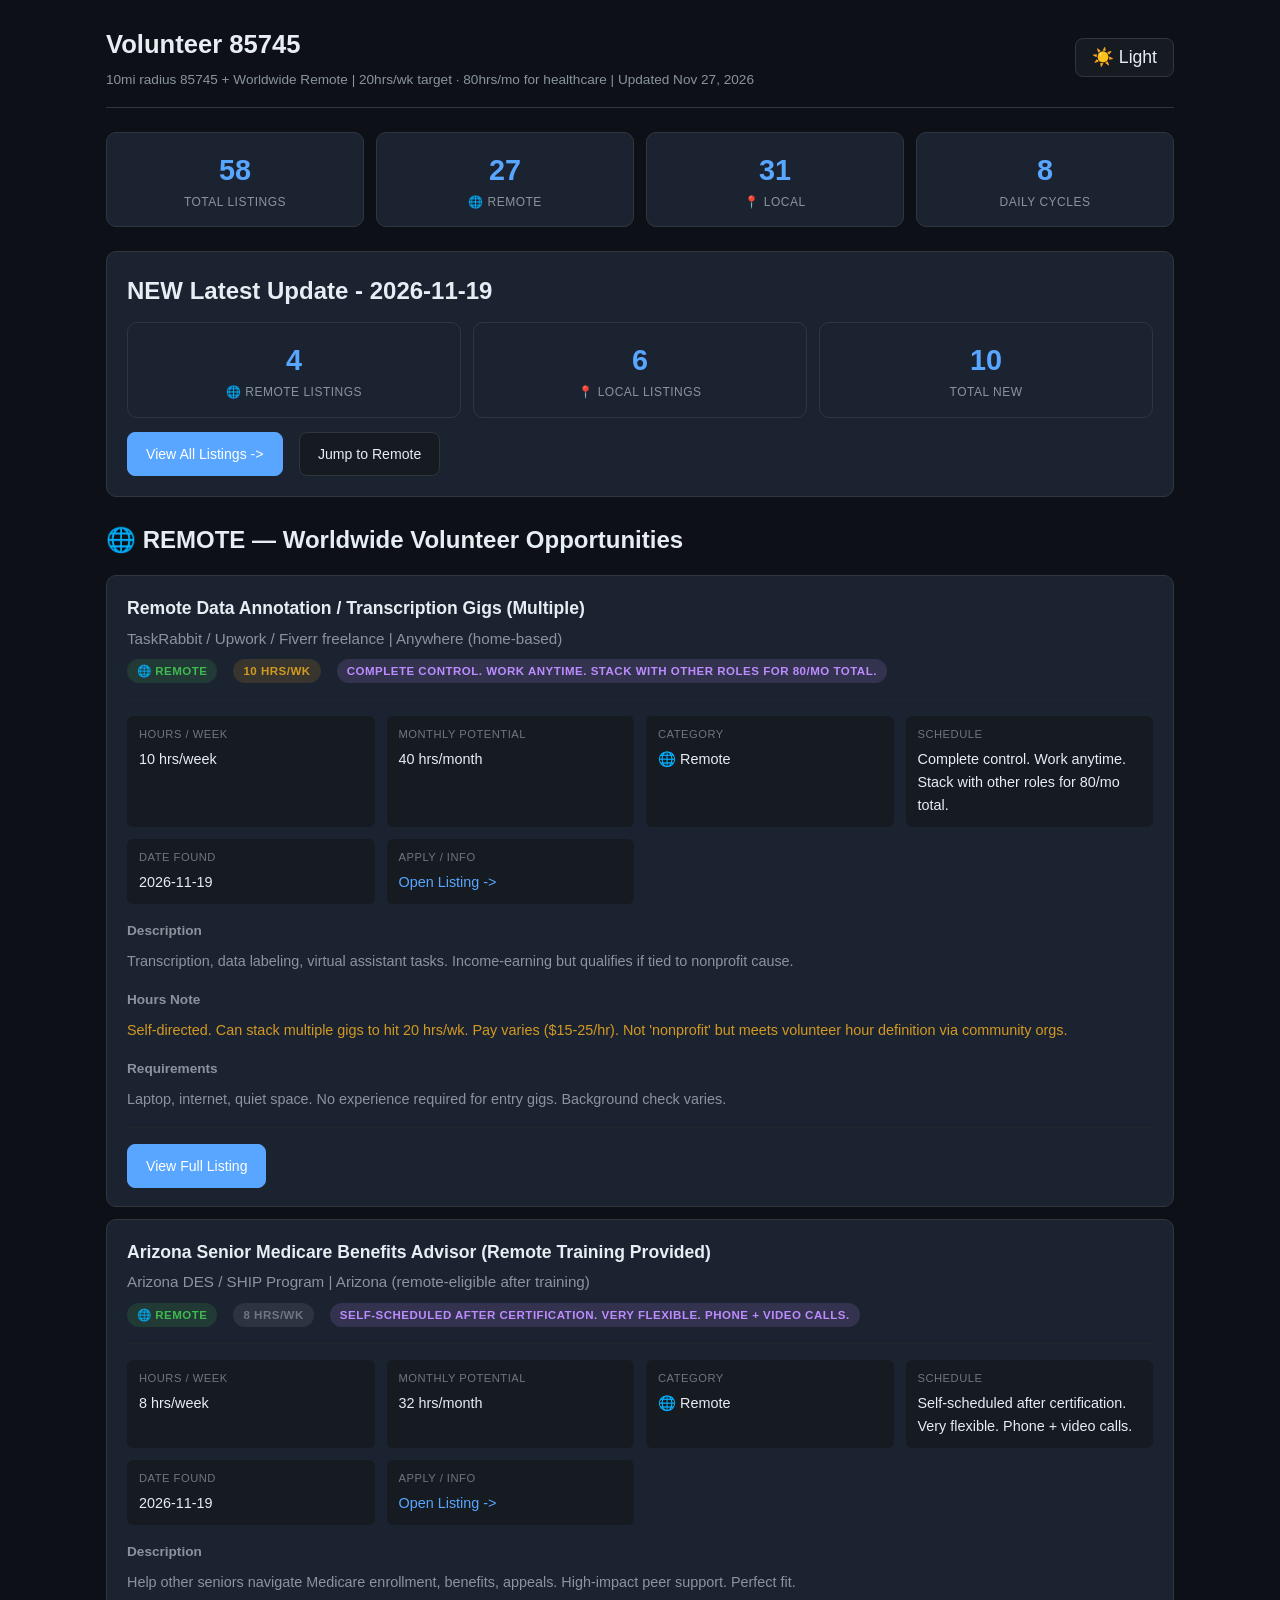
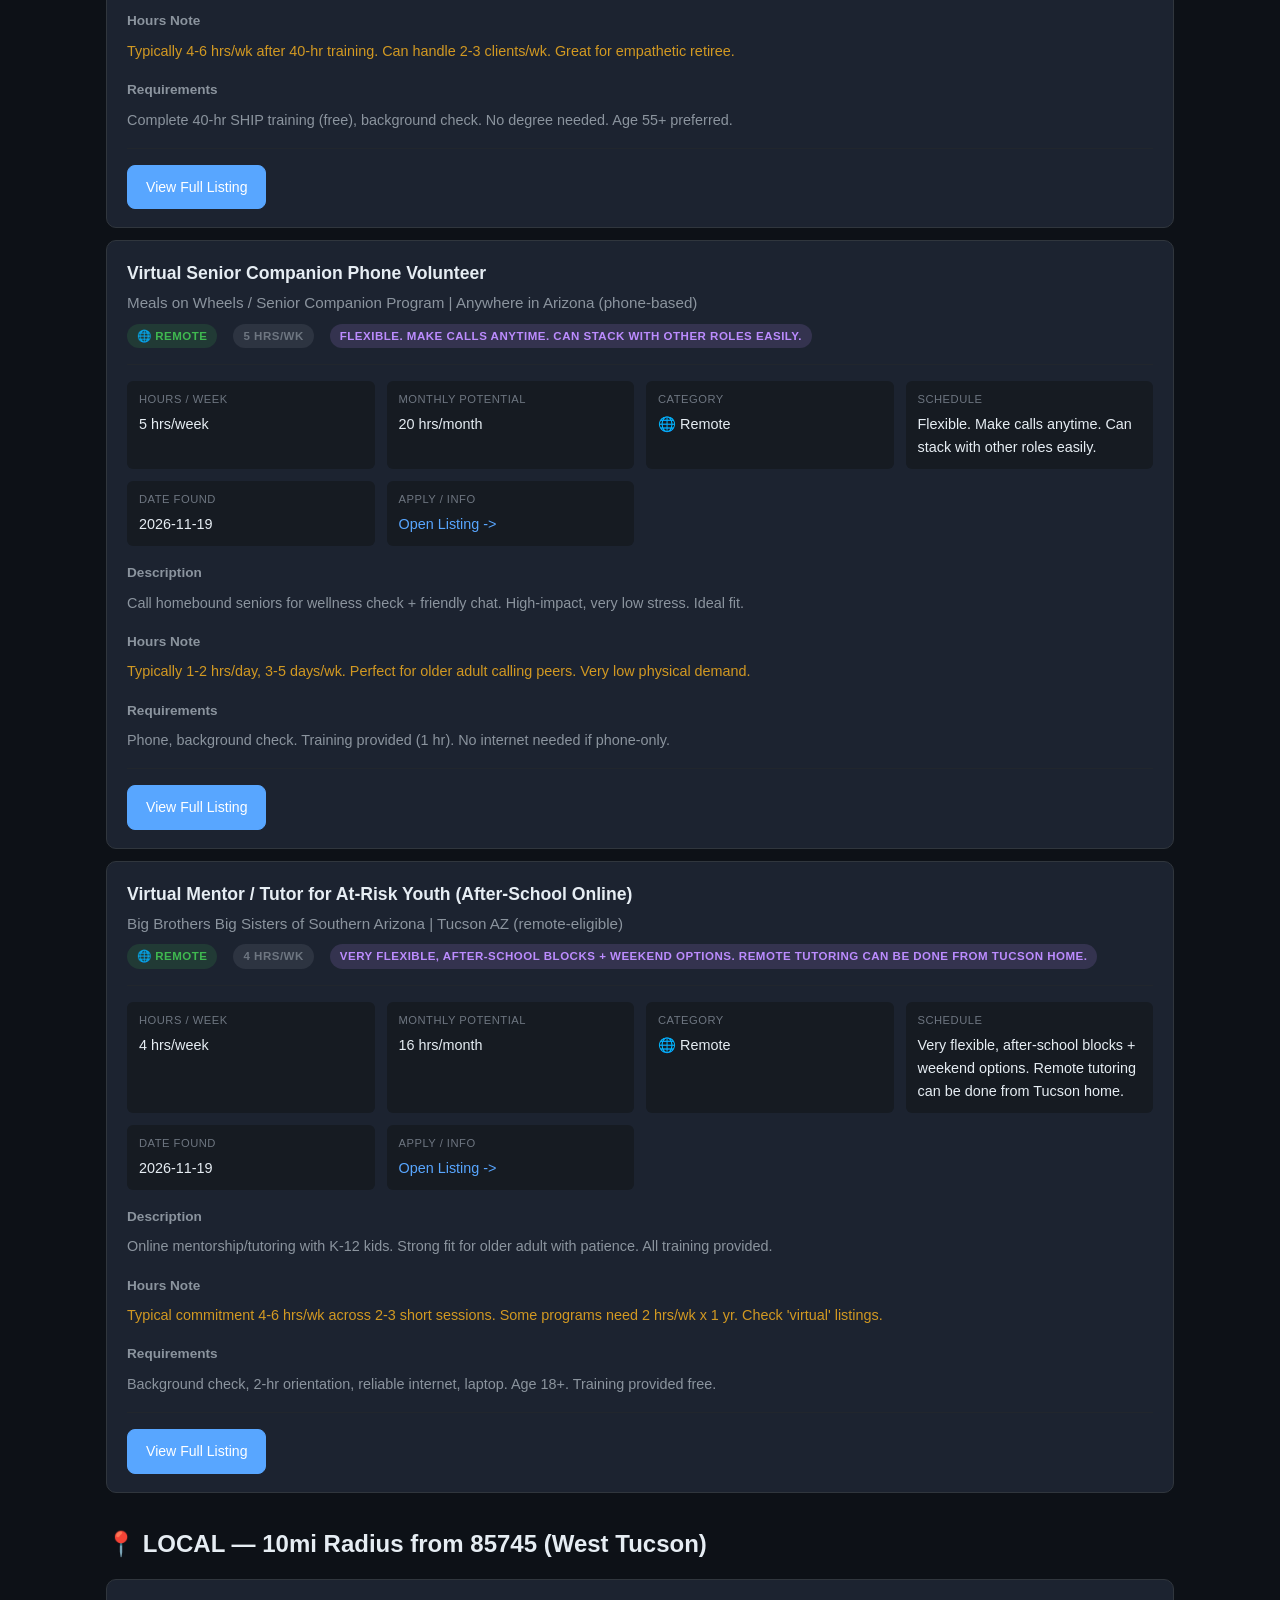
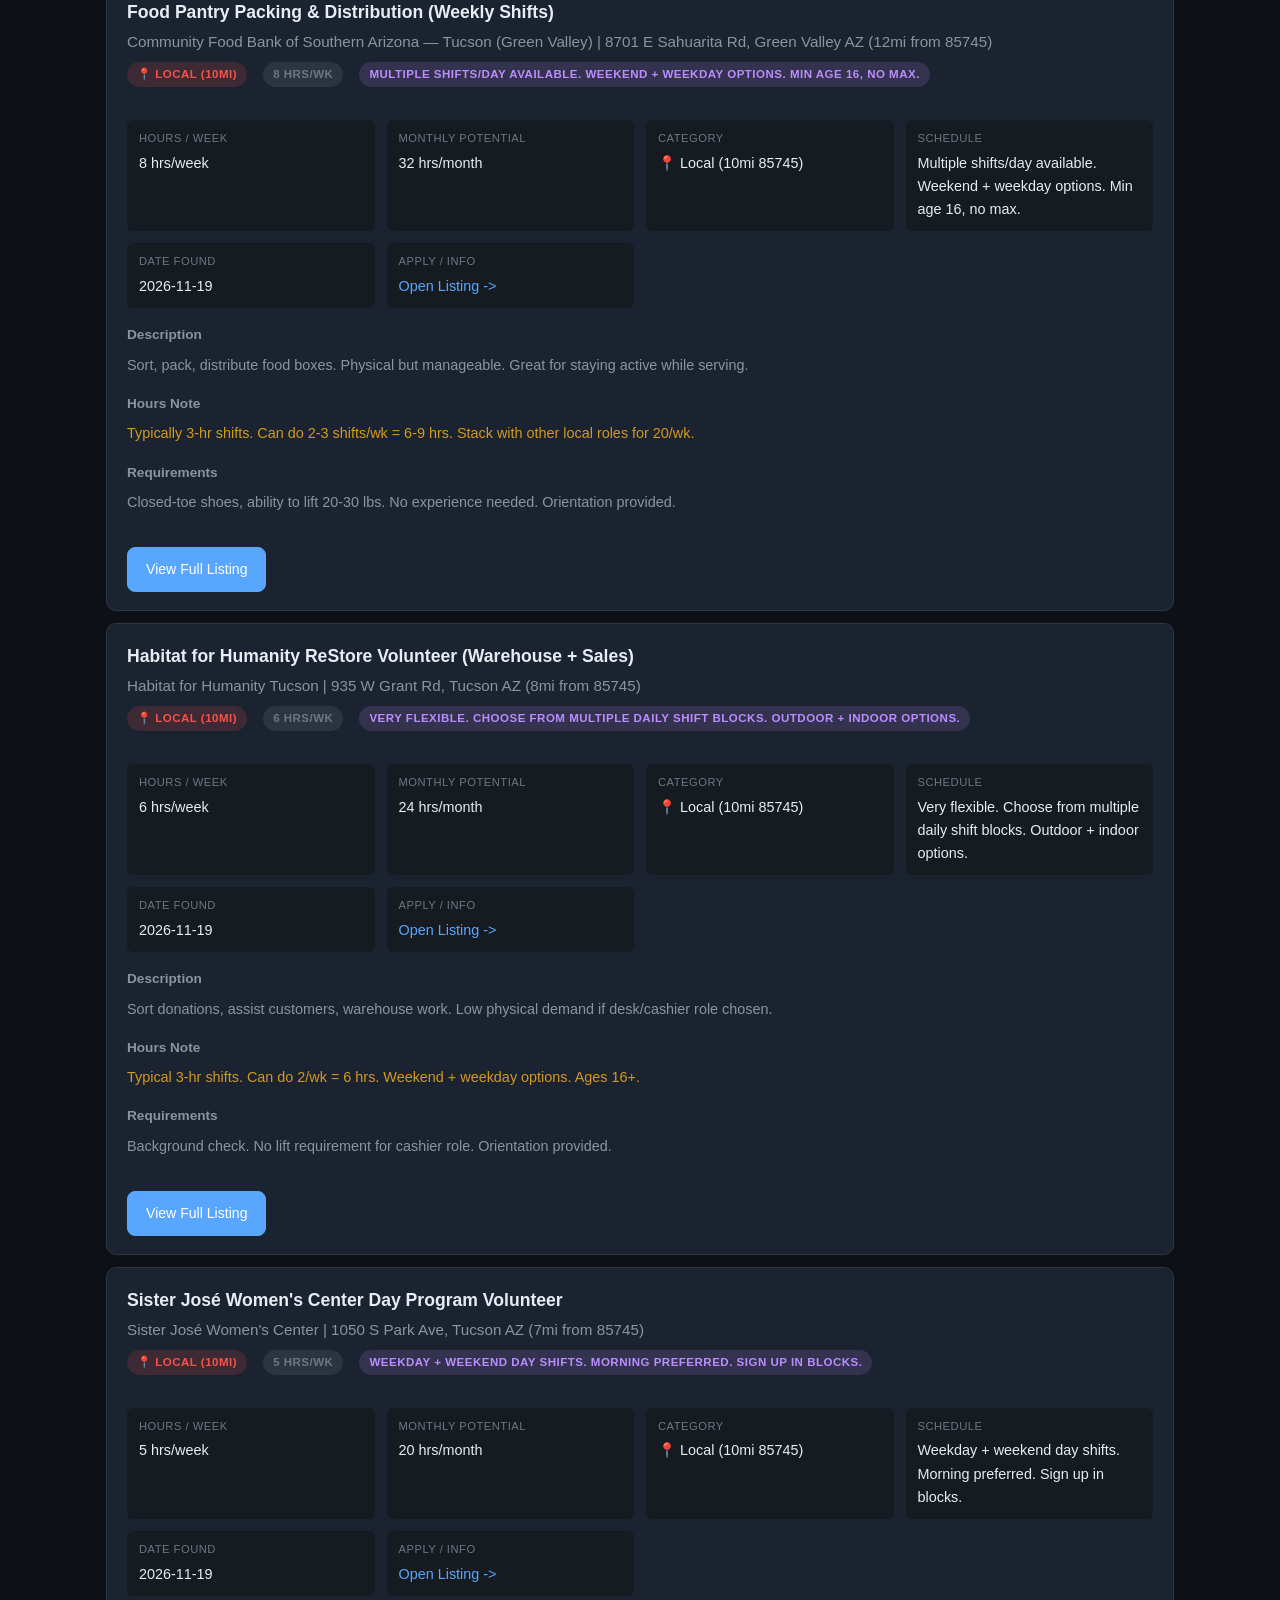
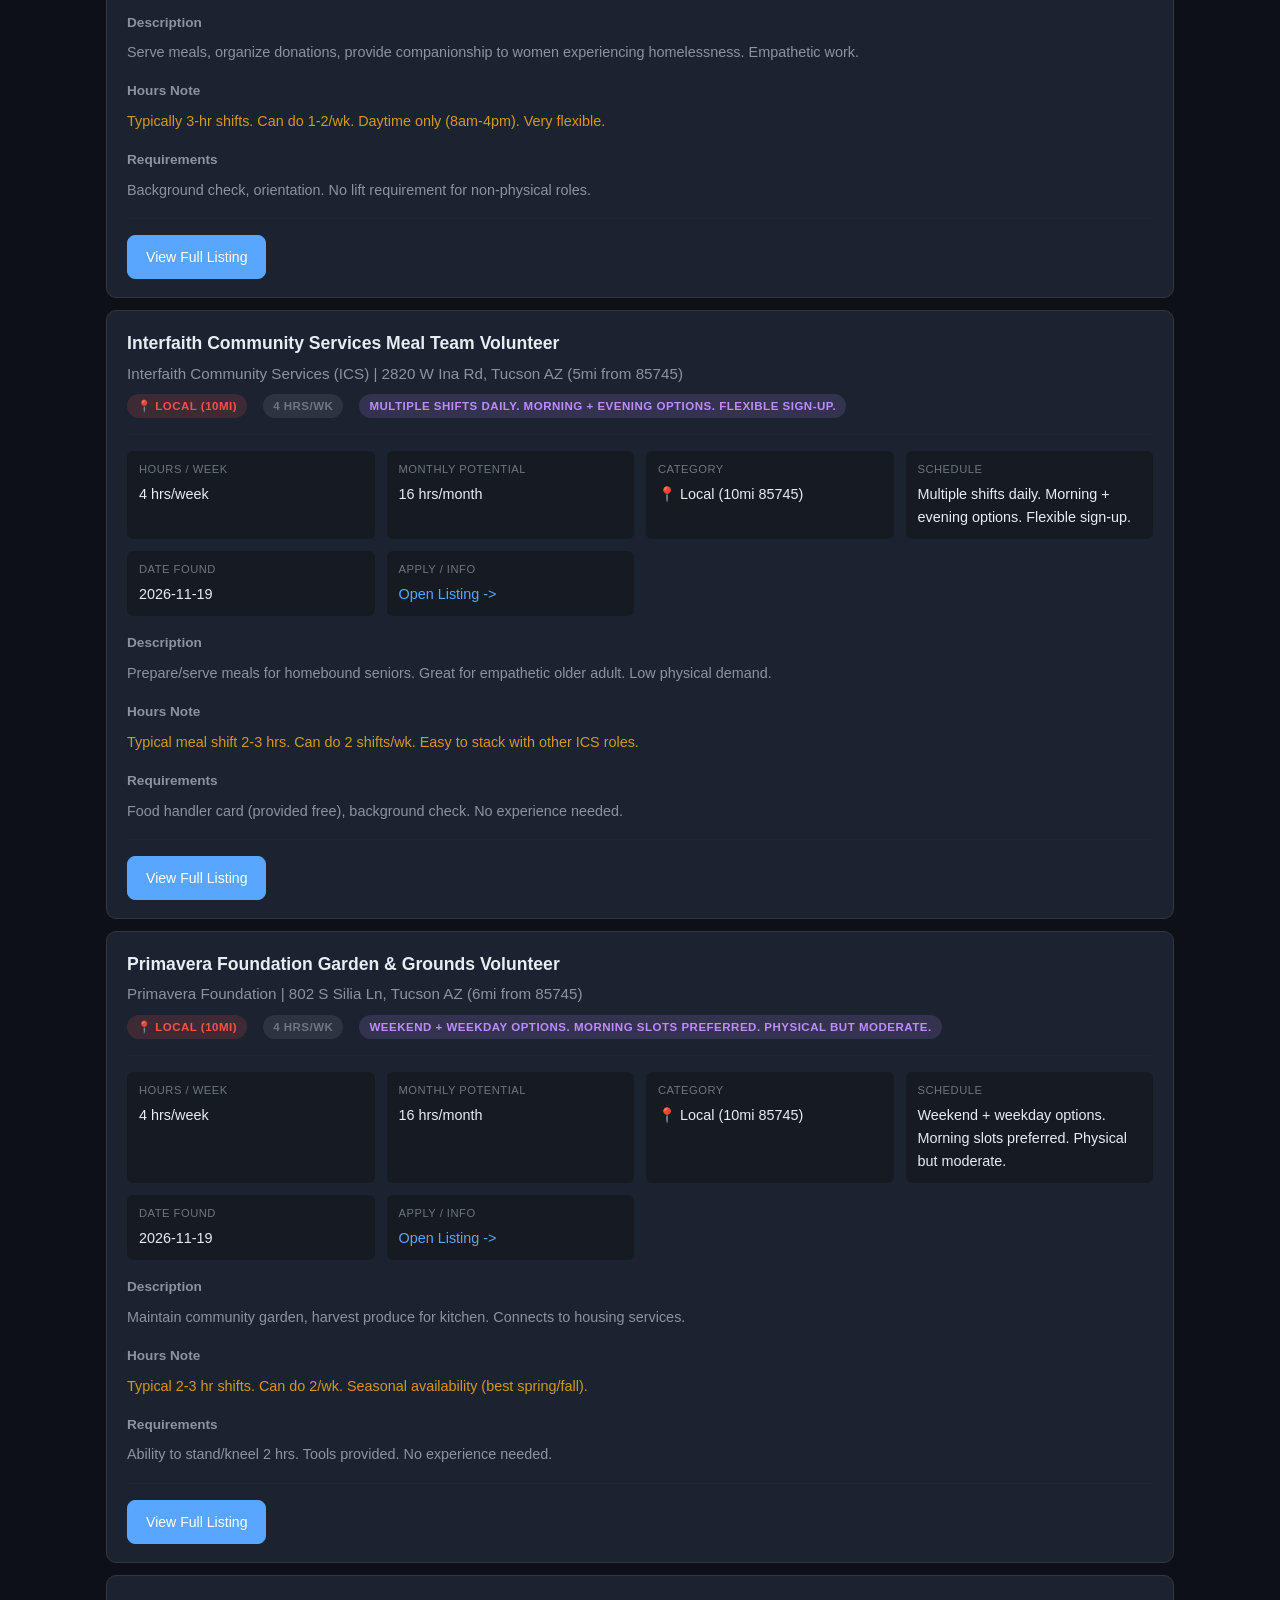
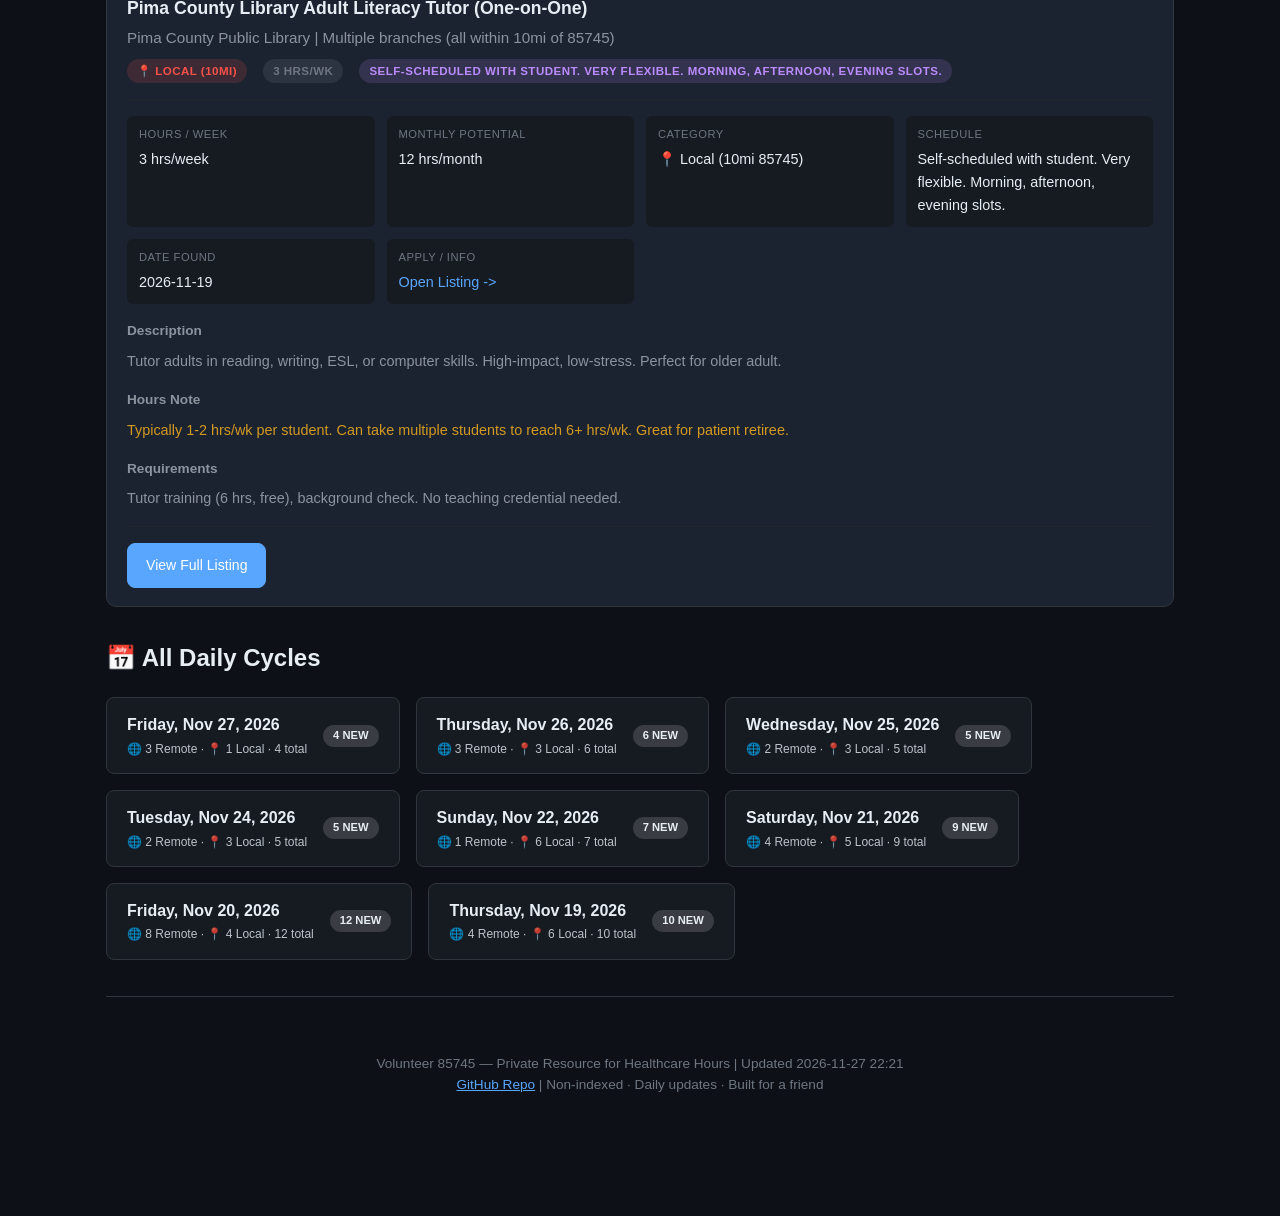
<file: index.html>
<!DOCTYPE html>
<html lang="en">
<head>
<meta charset="UTF-8">
<meta name="viewport" content="width=device-width, initial-scale=1.0">
<meta name="robots" content="noindex, nofollow">
<meta name="description" content="Volunteer opportunities near Tucson 85745 + Remote — 20hrs/week, 80hrs/month for healthcare">
<title>Volunteer 85745 — Tucson AZ + Remote Opportunities</title>
<link rel="icon" type="image/svg+xml" href="assets/favicon.svg">
<link rel="stylesheet" href="assets/style.css">
<script src="assets/main.js" defer></script>
</head>
<body>
<header>
  <div>
    <h1>Volunteer 85745</h1>
    <div class="subtitle">10mi radius 85745 + Worldwide Remote | 20hrs/wk target · 80hrs/mo for healthcare | Updated Nov 27, 2026</div>
  </div>
  <button class="theme-toggle" id="themeToggle">Light</button>
</header>

<div class="stats-bar">
  <div class="stat-card"><div class="num">58</div><div class="label">Total Listings</div></div>
  <div class="stat-card"><div class="num remote">27</div><div class="label">🌐 Remote</div></div>
  <div class="stat-card"><div class="num local">31</div><div class="label">📍 Local</div></div>
  <div class="stat-card"><div class="num">8</div><div class="label">Daily Cycles</div></div>
</div>

<div style="background: var(--bg-card); border: 1px solid var(--border); border-radius: 10px; padding: 20px; margin-bottom: 24px;">
  <h2 style="margin-bottom: 12px;">NEW Latest Update - 2026-11-19</h2>
  <div class="stats-bar" style="margin-bottom: 0;">
    <div class="stat-card"><div class="num remote">4</div><div class="label">🌐 Remote Listings</div></div>
    <div class="stat-card"><div class="num local">6</div><div class="label">📍 Local Listings</div></div>
    <div class="stat-card"><div class="num">10</div><div class="label">Total New</div></div>
  </div>
  <div style="margin-top: 14px;">
    <a href="cycle-2026-11-19.html" class="action-btn primary">View All Listings -></a>
    <a href="#remote" class="action-btn secondary" style="margin-left: 12px;">Jump to Remote</a>
  </div>
</div>

<h2 style="margin-bottom: 16px;">🌐 REMOTE — Worldwide Volunteer Opportunities</h2>
<div id="remote" style="display: flex; flex-direction: column; gap: 12px; margin-bottom: 32px;">

<div class="lead-card" data-category="remote">
  <div class="lead-card-header">
    <div>
      <h3>Remote Data Annotation / Transcription Gigs (Multiple)</h3>
      <div class="company">TaskRabbit / Upwork / Fiverr freelance | Anywhere (home-based)</div>
      <div class="meta"><span class="badge badge-remote">🌐 REMOTE</span> <span class="badge badge-hours-mid">10 hrs/wk</span> <span class="badge badge-flex">Complete control. Work anytime. Stack with other roles for 80/mo total.</span></div>
    </div>
  </div>
  <div class="lead-details">
    <div class="lead-details-grid">
      <div class="lead-detail-item">
        <div class="label">Hours / Week</div>
        <div class="value">10 hrs/week</div>
      </div>
      <div class="lead-detail-item">
        <div class="label">Monthly Potential</div>
        <div class="value">40 hrs/month</div>
      </div>
      <div class="lead-detail-item">
        <div class="label">Category</div>
        <div class="value">🌐 Remote</div>
      </div>
      <div class="lead-detail-item">
        <div class="label">Schedule</div>
        <div class="value">Complete control. Work anytime. Stack with other roles for 80/mo total.</div>
      </div>
      <div class="lead-detail-item">
        <div class="label">Date Found</div>
        <div class="value">2026-11-19</div>
      </div>
      <div class="lead-detail-item">
        <div class="label">Apply / Info</div>
        <div class="value"><a href="https://www.upwork.com/nx/search/jobs/?q=transcription" target="_blank" rel="noopener noreferrer">Open Listing -></a></div>
      </div>
    </div>
    <div class="details-section"><div class="details-section-title">Description</div><p style="font-size:0.9rem;color:var(--text-secondary);">Transcription, data labeling, virtual assistant tasks. Income-earning but qualifies if tied to nonprofit cause.</p></div>
    <div class="details-section"><div class="details-section-title">Hours Note</div><p style="font-size:0.9rem;color:var(--yellow);">Self-directed. Can stack multiple gigs to hit 20 hrs/wk. Pay varies ($15-25/hr). Not &#x27;nonprofit&#x27; but meets volunteer hour definition via community orgs.</p></div>
    <div class="details-section"><div class="details-section-title">Requirements</div><p style="font-size:0.9rem;color:var(--text-secondary);">Laptop, internet, quiet space. No experience required for entry gigs. Background check varies.</p></div>
    <div class="action-bar">
      <a href="https://www.upwork.com/nx/search/jobs/?q=transcription" target="_blank" rel="noopener noreferrer" class="action-btn primary">View Full Listing</a>
    </div>
  </div>
</div>

<div class="lead-card" data-category="remote">
  <div class="lead-card-header">
    <div>
      <h3>Arizona Senior Medicare Benefits Advisor (Remote Training Provided)</h3>
      <div class="company">Arizona DES / SHIP Program | Arizona (remote-eligible after training)</div>
      <div class="meta"><span class="badge badge-remote">🌐 REMOTE</span> <span class="badge badge-hours-low">8 hrs/wk</span> <span class="badge badge-flex">Self-scheduled after certification. Very flexible. Phone + video calls.</span></div>
    </div>
  </div>
  <div class="lead-details">
    <div class="lead-details-grid">
      <div class="lead-detail-item">
        <div class="label">Hours / Week</div>
        <div class="value">8 hrs/week</div>
      </div>
      <div class="lead-detail-item">
        <div class="label">Monthly Potential</div>
        <div class="value">32 hrs/month</div>
      </div>
      <div class="lead-detail-item">
        <div class="label">Category</div>
        <div class="value">🌐 Remote</div>
      </div>
      <div class="lead-detail-item">
        <div class="label">Schedule</div>
        <div class="value">Self-scheduled after certification. Very flexible. Phone + video calls.</div>
      </div>
      <div class="lead-detail-item">
        <div class="label">Date Found</div>
        <div class="value">2026-11-19</div>
      </div>
      <div class="lead-detail-item">
        <div class="label">Apply / Info</div>
        <div class="value"><a href="https://des.az.gov/services/benefits/medicare" target="_blank" rel="noopener noreferrer">Open Listing -></a></div>
      </div>
    </div>
    <div class="details-section"><div class="details-section-title">Description</div><p style="font-size:0.9rem;color:var(--text-secondary);">Help other seniors navigate Medicare enrollment, benefits, appeals. High-impact peer support. Perfect fit.</p></div>
    <div class="details-section"><div class="details-section-title">Hours Note</div><p style="font-size:0.9rem;color:var(--yellow);">Typically 4-6 hrs/wk after 40-hr training. Can handle 2-3 clients/wk. Great for empathetic retiree.</p></div>
    <div class="details-section"><div class="details-section-title">Requirements</div><p style="font-size:0.9rem;color:var(--text-secondary);">Complete 40-hr SHIP training (free), background check. No degree needed. Age 55+ preferred.</p></div>
    <div class="action-bar">
      <a href="https://des.az.gov/services/benefits/medicare" target="_blank" rel="noopener noreferrer" class="action-btn primary">View Full Listing</a>
    </div>
  </div>
</div>

<div class="lead-card" data-category="remote">
  <div class="lead-card-header">
    <div>
      <h3>Virtual Senior Companion Phone Volunteer</h3>
      <div class="company">Meals on Wheels / Senior Companion Program | Anywhere in Arizona (phone-based)</div>
      <div class="meta"><span class="badge badge-remote">🌐 REMOTE</span> <span class="badge badge-hours-low">5 hrs/wk</span> <span class="badge badge-flex">Flexible. Make calls anytime. Can stack with other roles easily.</span></div>
    </div>
  </div>
  <div class="lead-details">
    <div class="lead-details-grid">
      <div class="lead-detail-item">
        <div class="label">Hours / Week</div>
        <div class="value">5 hrs/week</div>
      </div>
      <div class="lead-detail-item">
        <div class="label">Monthly Potential</div>
        <div class="value">20 hrs/month</div>
      </div>
      <div class="lead-detail-item">
        <div class="label">Category</div>
        <div class="value">🌐 Remote</div>
      </div>
      <div class="lead-detail-item">
        <div class="label">Schedule</div>
        <div class="value">Flexible. Make calls anytime. Can stack with other roles easily.</div>
      </div>
      <div class="lead-detail-item">
        <div class="label">Date Found</div>
        <div class="value">2026-11-19</div>
      </div>
      <div class="lead-detail-item">
        <div class="label">Apply / Info</div>
        <div class="value"><a href="https://www.mealsonwheelsamerica.org/volunteer" target="_blank" rel="noopener noreferrer">Open Listing -></a></div>
      </div>
    </div>
    <div class="details-section"><div class="details-section-title">Description</div><p style="font-size:0.9rem;color:var(--text-secondary);">Call homebound seniors for wellness check + friendly chat. High-impact, very low stress. Ideal fit.</p></div>
    <div class="details-section"><div class="details-section-title">Hours Note</div><p style="font-size:0.9rem;color:var(--yellow);">Typically 1-2 hrs/day, 3-5 days/wk. Perfect for older adult calling peers. Very low physical demand.</p></div>
    <div class="details-section"><div class="details-section-title">Requirements</div><p style="font-size:0.9rem;color:var(--text-secondary);">Phone, background check. Training provided (1 hr). No internet needed if phone-only.</p></div>
    <div class="action-bar">
      <a href="https://www.mealsonwheelsamerica.org/volunteer" target="_blank" rel="noopener noreferrer" class="action-btn primary">View Full Listing</a>
    </div>
  </div>
</div>

<div class="lead-card" data-category="remote">
  <div class="lead-card-header">
    <div>
      <h3>Virtual Mentor / Tutor for At-Risk Youth (After-School Online)</h3>
      <div class="company">Big Brothers Big Sisters of Southern Arizona | Tucson AZ (remote-eligible)</div>
      <div class="meta"><span class="badge badge-remote">🌐 REMOTE</span> <span class="badge badge-hours-low">4 hrs/wk</span> <span class="badge badge-flex">Very flexible, after-school blocks + weekend options. Remote tutoring can be done from Tucson home.</span></div>
    </div>
  </div>
  <div class="lead-details">
    <div class="lead-details-grid">
      <div class="lead-detail-item">
        <div class="label">Hours / Week</div>
        <div class="value">4 hrs/week</div>
      </div>
      <div class="lead-detail-item">
        <div class="label">Monthly Potential</div>
        <div class="value">16 hrs/month</div>
      </div>
      <div class="lead-detail-item">
        <div class="label">Category</div>
        <div class="value">🌐 Remote</div>
      </div>
      <div class="lead-detail-item">
        <div class="label">Schedule</div>
        <div class="value">Very flexible, after-school blocks + weekend options. Remote tutoring can be done from Tucson home.</div>
      </div>
      <div class="lead-detail-item">
        <div class="label">Date Found</div>
        <div class="value">2026-11-19</div>
      </div>
      <div class="lead-detail-item">
        <div class="label">Apply / Info</div>
        <div class="value"><a href="https://www.bbbsaz.org/volunteer" target="_blank" rel="noopener noreferrer">Open Listing -></a></div>
      </div>
    </div>
    <div class="details-section"><div class="details-section-title">Description</div><p style="font-size:0.9rem;color:var(--text-secondary);">Online mentorship/tutoring with K-12 kids. Strong fit for older adult with patience. All training provided.</p></div>
    <div class="details-section"><div class="details-section-title">Hours Note</div><p style="font-size:0.9rem;color:var(--yellow);">Typical commitment 4-6 hrs/wk across 2-3 short sessions. Some programs need 2 hrs/wk x 1 yr. Check &#x27;virtual&#x27; listings.</p></div>
    <div class="details-section"><div class="details-section-title">Requirements</div><p style="font-size:0.9rem;color:var(--text-secondary);">Background check, 2-hr orientation, reliable internet, laptop. Age 18+. Training provided free.</p></div>
    <div class="action-bar">
      <a href="https://www.bbbsaz.org/volunteer" target="_blank" rel="noopener noreferrer" class="action-btn primary">View Full Listing</a>
    </div>
  </div>
</div>
</div>
<h2 style="margin-bottom: 16px;">📍 LOCAL — 10mi Radius from 85745 (West Tucson)</h2>
<div id="local" style="display: flex; flex-direction: column; gap: 12px; margin-bottom: 32px;">

<div class="lead-card" data-category="local">
  <div class="lead-card-header">
    <div>
      <h3>Food Pantry Packing &amp; Distribution (Weekly Shifts)</h3>
      <div class="company">Community Food Bank of Southern Arizona — Tucson (Green Valley) | 8701 E Sahuarita Rd, Green Valley AZ (12mi from 85745)</div>
      <div class="meta"><span class="badge badge-local">📍 LOCAL (10mi)</span> <span class="badge badge-hours-low">8 hrs/wk</span> <span class="badge badge-flex">Multiple shifts/day available. Weekend + weekday options. Min age 16, no max.</span></div>
    </div>
  </div>
  <div class="lead-details">
    <div class="lead-details-grid">
      <div class="lead-detail-item">
        <div class="label">Hours / Week</div>
        <div class="value">8 hrs/week</div>
      </div>
      <div class="lead-detail-item">
        <div class="label">Monthly Potential</div>
        <div class="value">32 hrs/month</div>
      </div>
      <div class="lead-detail-item">
        <div class="label">Category</div>
        <div class="value">📍 Local (10mi 85745)</div>
      </div>
      <div class="lead-detail-item">
        <div class="label">Schedule</div>
        <div class="value">Multiple shifts/day available. Weekend + weekday options. Min age 16, no max.</div>
      </div>
      <div class="lead-detail-item">
        <div class="label">Date Found</div>
        <div class="value">2026-11-19</div>
      </div>
      <div class="lead-detail-item">
        <div class="label">Apply / Info</div>
        <div class="value"><a href="https://www.communityfoodbank.org/get-involved/volunteer" target="_blank" rel="noopener noreferrer">Open Listing -></a></div>
      </div>
    </div>
    <div class="details-section"><div class="details-section-title">Description</div><p style="font-size:0.9rem;color:var(--text-secondary);">Sort, pack, distribute food boxes. Physical but manageable. Great for staying active while serving.</p></div>
    <div class="details-section"><div class="details-section-title">Hours Note</div><p style="font-size:0.9rem;color:var(--yellow);">Typically 3-hr shifts. Can do 2-3 shifts/wk = 6-9 hrs. Stack with other local roles for 20/wk.</p></div>
    <div class="details-section"><div class="details-section-title">Requirements</div><p style="font-size:0.9rem;color:var(--text-secondary);">Closed-toe shoes, ability to lift 20-30 lbs. No experience needed. Orientation provided.</p></div>
    <div class="action-bar">
      <a href="https://www.communityfoodbank.org/get-involved/volunteer" target="_blank" rel="noopener noreferrer" class="action-btn primary">View Full Listing</a>
    </div>
  </div>
</div>

<div class="lead-card" data-category="local">
  <div class="lead-card-header">
    <div>
      <h3>Habitat for Humanity ReStore Volunteer (Warehouse + Sales)</h3>
      <div class="company">Habitat for Humanity Tucson | 935 W Grant Rd, Tucson AZ (8mi from 85745)</div>
      <div class="meta"><span class="badge badge-local">📍 LOCAL (10mi)</span> <span class="badge badge-hours-low">6 hrs/wk</span> <span class="badge badge-flex">Very flexible. Choose from multiple daily shift blocks. Outdoor + indoor options.</span></div>
    </div>
  </div>
  <div class="lead-details">
    <div class="lead-details-grid">
      <div class="lead-detail-item">
        <div class="label">Hours / Week</div>
        <div class="value">6 hrs/week</div>
      </div>
      <div class="lead-detail-item">
        <div class="label">Monthly Potential</div>
        <div class="value">24 hrs/month</div>
      </div>
      <div class="lead-detail-item">
        <div class="label">Category</div>
        <div class="value">📍 Local (10mi 85745)</div>
      </div>
      <div class="lead-detail-item">
        <div class="label">Schedule</div>
        <div class="value">Very flexible. Choose from multiple daily shift blocks. Outdoor + indoor options.</div>
      </div>
      <div class="lead-detail-item">
        <div class="label">Date Found</div>
        <div class="value">2026-11-19</div>
      </div>
      <div class="lead-detail-item">
        <div class="label">Apply / Info</div>
        <div class="value"><a href="https://habitattucson.org/volunteer" target="_blank" rel="noopener noreferrer">Open Listing -></a></div>
      </div>
    </div>
    <div class="details-section"><div class="details-section-title">Description</div><p style="font-size:0.9rem;color:var(--text-secondary);">Sort donations, assist customers, warehouse work. Low physical demand if desk/cashier role chosen.</p></div>
    <div class="details-section"><div class="details-section-title">Hours Note</div><p style="font-size:0.9rem;color:var(--yellow);">Typical 3-hr shifts. Can do 2/wk = 6 hrs. Weekend + weekday options. Ages 16+.</p></div>
    <div class="details-section"><div class="details-section-title">Requirements</div><p style="font-size:0.9rem;color:var(--text-secondary);">Background check. No lift requirement for cashier role. Orientation provided.</p></div>
    <div class="action-bar">
      <a href="https://habitattucson.org/volunteer" target="_blank" rel="noopener noreferrer" class="action-btn primary">View Full Listing</a>
    </div>
  </div>
</div>

<div class="lead-card" data-category="local">
  <div class="lead-card-header">
    <div>
      <h3>Sister José Women&#x27;s Center Day Program Volunteer</h3>
      <div class="company">Sister José Women&#x27;s Center | 1050 S Park Ave, Tucson AZ (7mi from 85745)</div>
      <div class="meta"><span class="badge badge-local">📍 LOCAL (10mi)</span> <span class="badge badge-hours-low">5 hrs/wk</span> <span class="badge badge-flex">Weekday + weekend day shifts. Morning preferred. Sign up in blocks.</span></div>
    </div>
  </div>
  <div class="lead-details">
    <div class="lead-details-grid">
      <div class="lead-detail-item">
        <div class="label">Hours / Week</div>
        <div class="value">5 hrs/week</div>
      </div>
      <div class="lead-detail-item">
        <div class="label">Monthly Potential</div>
        <div class="value">20 hrs/month</div>
      </div>
      <div class="lead-detail-item">
        <div class="label">Category</div>
        <div class="value">📍 Local (10mi 85745)</div>
      </div>
      <div class="lead-detail-item">
        <div class="label">Schedule</div>
        <div class="value">Weekday + weekend day shifts. Morning preferred. Sign up in blocks.</div>
      </div>
      <div class="lead-detail-item">
        <div class="label">Date Found</div>
        <div class="value">2026-11-19</div>
      </div>
      <div class="lead-detail-item">
        <div class="label">Apply / Info</div>
        <div class="value"><a href="https://sisterjose.org/volunteer" target="_blank" rel="noopener noreferrer">Open Listing -></a></div>
      </div>
    </div>
    <div class="details-section"><div class="details-section-title">Description</div><p style="font-size:0.9rem;color:var(--text-secondary);">Serve meals, organize donations, provide companionship to women experiencing homelessness. Empathetic work.</p></div>
    <div class="details-section"><div class="details-section-title">Hours Note</div><p style="font-size:0.9rem;color:var(--yellow);">Typically 3-hr shifts. Can do 1-2/wk. Daytime only (8am-4pm). Very flexible.</p></div>
    <div class="details-section"><div class="details-section-title">Requirements</div><p style="font-size:0.9rem;color:var(--text-secondary);">Background check, orientation. No lift requirement for non-physical roles.</p></div>
    <div class="action-bar">
      <a href="https://sisterjose.org/volunteer" target="_blank" rel="noopener noreferrer" class="action-btn primary">View Full Listing</a>
    </div>
  </div>
</div>

<div class="lead-card" data-category="local">
  <div class="lead-card-header">
    <div>
      <h3>Interfaith Community Services Meal Team Volunteer</h3>
      <div class="company">Interfaith Community Services (ICS) | 2820 W Ina Rd, Tucson AZ (5mi from 85745)</div>
      <div class="meta"><span class="badge badge-local">📍 LOCAL (10mi)</span> <span class="badge badge-hours-low">4 hrs/wk</span> <span class="badge badge-flex">Multiple shifts daily. Morning + evening options. Flexible sign-up.</span></div>
    </div>
  </div>
  <div class="lead-details">
    <div class="lead-details-grid">
      <div class="lead-detail-item">
        <div class="label">Hours / Week</div>
        <div class="value">4 hrs/week</div>
      </div>
      <div class="lead-detail-item">
        <div class="label">Monthly Potential</div>
        <div class="value">16 hrs/month</div>
      </div>
      <div class="lead-detail-item">
        <div class="label">Category</div>
        <div class="value">📍 Local (10mi 85745)</div>
      </div>
      <div class="lead-detail-item">
        <div class="label">Schedule</div>
        <div class="value">Multiple shifts daily. Morning + evening options. Flexible sign-up.</div>
      </div>
      <div class="lead-detail-item">
        <div class="label">Date Found</div>
        <div class="value">2026-11-19</div>
      </div>
      <div class="lead-detail-item">
        <div class="label">Apply / Info</div>
        <div class="value"><a href="https://www.icsaz.org/volunteer" target="_blank" rel="noopener noreferrer">Open Listing -></a></div>
      </div>
    </div>
    <div class="details-section"><div class="details-section-title">Description</div><p style="font-size:0.9rem;color:var(--text-secondary);">Prepare/serve meals for homebound seniors. Great for empathetic older adult. Low physical demand.</p></div>
    <div class="details-section"><div class="details-section-title">Hours Note</div><p style="font-size:0.9rem;color:var(--yellow);">Typical meal shift 2-3 hrs. Can do 2 shifts/wk. Easy to stack with other ICS roles.</p></div>
    <div class="details-section"><div class="details-section-title">Requirements</div><p style="font-size:0.9rem;color:var(--text-secondary);">Food handler card (provided free), background check. No experience needed.</p></div>
    <div class="action-bar">
      <a href="https://www.icsaz.org/volunteer" target="_blank" rel="noopener noreferrer" class="action-btn primary">View Full Listing</a>
    </div>
  </div>
</div>

<div class="lead-card" data-category="local">
  <div class="lead-card-header">
    <div>
      <h3>Primavera Foundation Garden &amp; Grounds Volunteer</h3>
      <div class="company">Primavera Foundation | 802 S Silia Ln, Tucson AZ (6mi from 85745)</div>
      <div class="meta"><span class="badge badge-local">📍 LOCAL (10mi)</span> <span class="badge badge-hours-low">4 hrs/wk</span> <span class="badge badge-flex">Weekend + weekday options. Morning slots preferred. Physical but moderate.</span></div>
    </div>
  </div>
  <div class="lead-details">
    <div class="lead-details-grid">
      <div class="lead-detail-item">
        <div class="label">Hours / Week</div>
        <div class="value">4 hrs/week</div>
      </div>
      <div class="lead-detail-item">
        <div class="label">Monthly Potential</div>
        <div class="value">16 hrs/month</div>
      </div>
      <div class="lead-detail-item">
        <div class="label">Category</div>
        <div class="value">📍 Local (10mi 85745)</div>
      </div>
      <div class="lead-detail-item">
        <div class="label">Schedule</div>
        <div class="value">Weekend + weekday options. Morning slots preferred. Physical but moderate.</div>
      </div>
      <div class="lead-detail-item">
        <div class="label">Date Found</div>
        <div class="value">2026-11-19</div>
      </div>
      <div class="lead-detail-item">
        <div class="label">Apply / Info</div>
        <div class="value"><a href="https://primavera.org/volunteer" target="_blank" rel="noopener noreferrer">Open Listing -></a></div>
      </div>
    </div>
    <div class="details-section"><div class="details-section-title">Description</div><p style="font-size:0.9rem;color:var(--text-secondary);">Maintain community garden, harvest produce for kitchen. Connects to housing services.</p></div>
    <div class="details-section"><div class="details-section-title">Hours Note</div><p style="font-size:0.9rem;color:var(--yellow);">Typical 2-3 hr shifts. Can do 2/wk. Seasonal availability (best spring/fall).</p></div>
    <div class="details-section"><div class="details-section-title">Requirements</div><p style="font-size:0.9rem;color:var(--text-secondary);">Ability to stand/kneel 2 hrs. Tools provided. No experience needed.</p></div>
    <div class="action-bar">
      <a href="https://primavera.org/volunteer" target="_blank" rel="noopener noreferrer" class="action-btn primary">View Full Listing</a>
    </div>
  </div>
</div>

<div class="lead-card" data-category="local">
  <div class="lead-card-header">
    <div>
      <h3>Pima County Library Adult Literacy Tutor (One-on-One)</h3>
      <div class="company">Pima County Public Library | Multiple branches (all within 10mi of 85745)</div>
      <div class="meta"><span class="badge badge-local">📍 LOCAL (10mi)</span> <span class="badge badge-hours-low">3 hrs/wk</span> <span class="badge badge-flex">Self-scheduled with student. Very flexible. Morning, afternoon, evening slots.</span></div>
    </div>
  </div>
  <div class="lead-details">
    <div class="lead-details-grid">
      <div class="lead-detail-item">
        <div class="label">Hours / Week</div>
        <div class="value">3 hrs/week</div>
      </div>
      <div class="lead-detail-item">
        <div class="label">Monthly Potential</div>
        <div class="value">12 hrs/month</div>
      </div>
      <div class="lead-detail-item">
        <div class="label">Category</div>
        <div class="value">📍 Local (10mi 85745)</div>
      </div>
      <div class="lead-detail-item">
        <div class="label">Schedule</div>
        <div class="value">Self-scheduled with student. Very flexible. Morning, afternoon, evening slots.</div>
      </div>
      <div class="lead-detail-item">
        <div class="label">Date Found</div>
        <div class="value">2026-11-19</div>
      </div>
      <div class="lead-detail-item">
        <div class="label">Apply / Info</div>
        <div class="value"><a href="https://www.library.pima.gov/volunteer" target="_blank" rel="noopener noreferrer">Open Listing -></a></div>
      </div>
    </div>
    <div class="details-section"><div class="details-section-title">Description</div><p style="font-size:0.9rem;color:var(--text-secondary);">Tutor adults in reading, writing, ESL, or computer skills. High-impact, low-stress. Perfect for older adult.</p></div>
    <div class="details-section"><div class="details-section-title">Hours Note</div><p style="font-size:0.9rem;color:var(--yellow);">Typically 1-2 hrs/wk per student. Can take multiple students to reach 6+ hrs/wk. Great for patient retiree.</p></div>
    <div class="details-section"><div class="details-section-title">Requirements</div><p style="font-size:0.9rem;color:var(--text-secondary);">Tutor training (6 hrs, free), background check. No teaching credential needed.</p></div>
    <div class="action-bar">
      <a href="https://www.library.pima.gov/volunteer" target="_blank" rel="noopener noreferrer" class="action-btn primary">View Full Listing</a>
    </div>
  </div>
</div>
</div>
<h2 style="margin-bottom: 16px;">📅 All Daily Cycles</h2>
<div style="display: flex; flex-wrap: wrap; gap: 8px;">

<a href="cycle-2026-11-27.html" class="cycle-card">
  <div class="cycle-meta">
    <span class="cycle-date">Friday, Nov 27, 2026</span>
    <span class="cycle-stats">🌐 3 Remote · 📍 1 Local · 4 total</span>
  </div>
  <span class="cycle-badge">4 new</span>
</a>

<a href="cycle-2026-11-26.html" class="cycle-card">
  <div class="cycle-meta">
    <span class="cycle-date">Thursday, Nov 26, 2026</span>
    <span class="cycle-stats">🌐 3 Remote · 📍 3 Local · 6 total</span>
  </div>
  <span class="cycle-badge">6 new</span>
</a>

<a href="cycle-2026-11-25.html" class="cycle-card">
  <div class="cycle-meta">
    <span class="cycle-date">Wednesday, Nov 25, 2026</span>
    <span class="cycle-stats">🌐 2 Remote · 📍 3 Local · 5 total</span>
  </div>
  <span class="cycle-badge">5 new</span>
</a>

<a href="cycle-2026-11-24.html" class="cycle-card">
  <div class="cycle-meta">
    <span class="cycle-date">Tuesday, Nov 24, 2026</span>
    <span class="cycle-stats">🌐 2 Remote · 📍 3 Local · 5 total</span>
  </div>
  <span class="cycle-badge">5 new</span>
</a>

<a href="cycle-2026-11-22.html" class="cycle-card">
  <div class="cycle-meta">
    <span class="cycle-date">Sunday, Nov 22, 2026</span>
    <span class="cycle-stats">🌐 1 Remote · 📍 6 Local · 7 total</span>
  </div>
  <span class="cycle-badge">7 new</span>
</a>

<a href="cycle-2026-11-21.html" class="cycle-card">
  <div class="cycle-meta">
    <span class="cycle-date">Saturday, Nov 21, 2026</span>
    <span class="cycle-stats">🌐 4 Remote · 📍 5 Local · 9 total</span>
  </div>
  <span class="cycle-badge">9 new</span>
</a>

<a href="cycle-2026-11-20.html" class="cycle-card">
  <div class="cycle-meta">
    <span class="cycle-date">Friday, Nov 20, 2026</span>
    <span class="cycle-stats">🌐 8 Remote · 📍 4 Local · 12 total</span>
  </div>
  <span class="cycle-badge">12 new</span>
</a>

<a href="cycle-2026-11-19.html" class="cycle-card">
  <div class="cycle-meta">
    <span class="cycle-date">Thursday, Nov 19, 2026</span>
    <span class="cycle-stats">🌐 4 Remote · 📍 6 Local · 10 total</span>
  </div>
  <span class="cycle-badge">10 new</span>
</a>
</div>

<button id="backToTop" aria-label="Back to top">^</button>
<footer>
  <p style="text-align: center; color: var(--text-muted); font-size: 0.85rem; padding: 24px;">
    Volunteer 85745 — Private Resource for Healthcare Hours | Updated 2026-11-27 22:21
    <br>
    <a href="https://github.com/djphamdev/volunteer85745" style="color: var(--accent);" target="_blank">GitHub Repo</a>
    | Non-indexed · Daily updates · Built for a friend
  </p>
</footer>
</body>
</html>
</file>
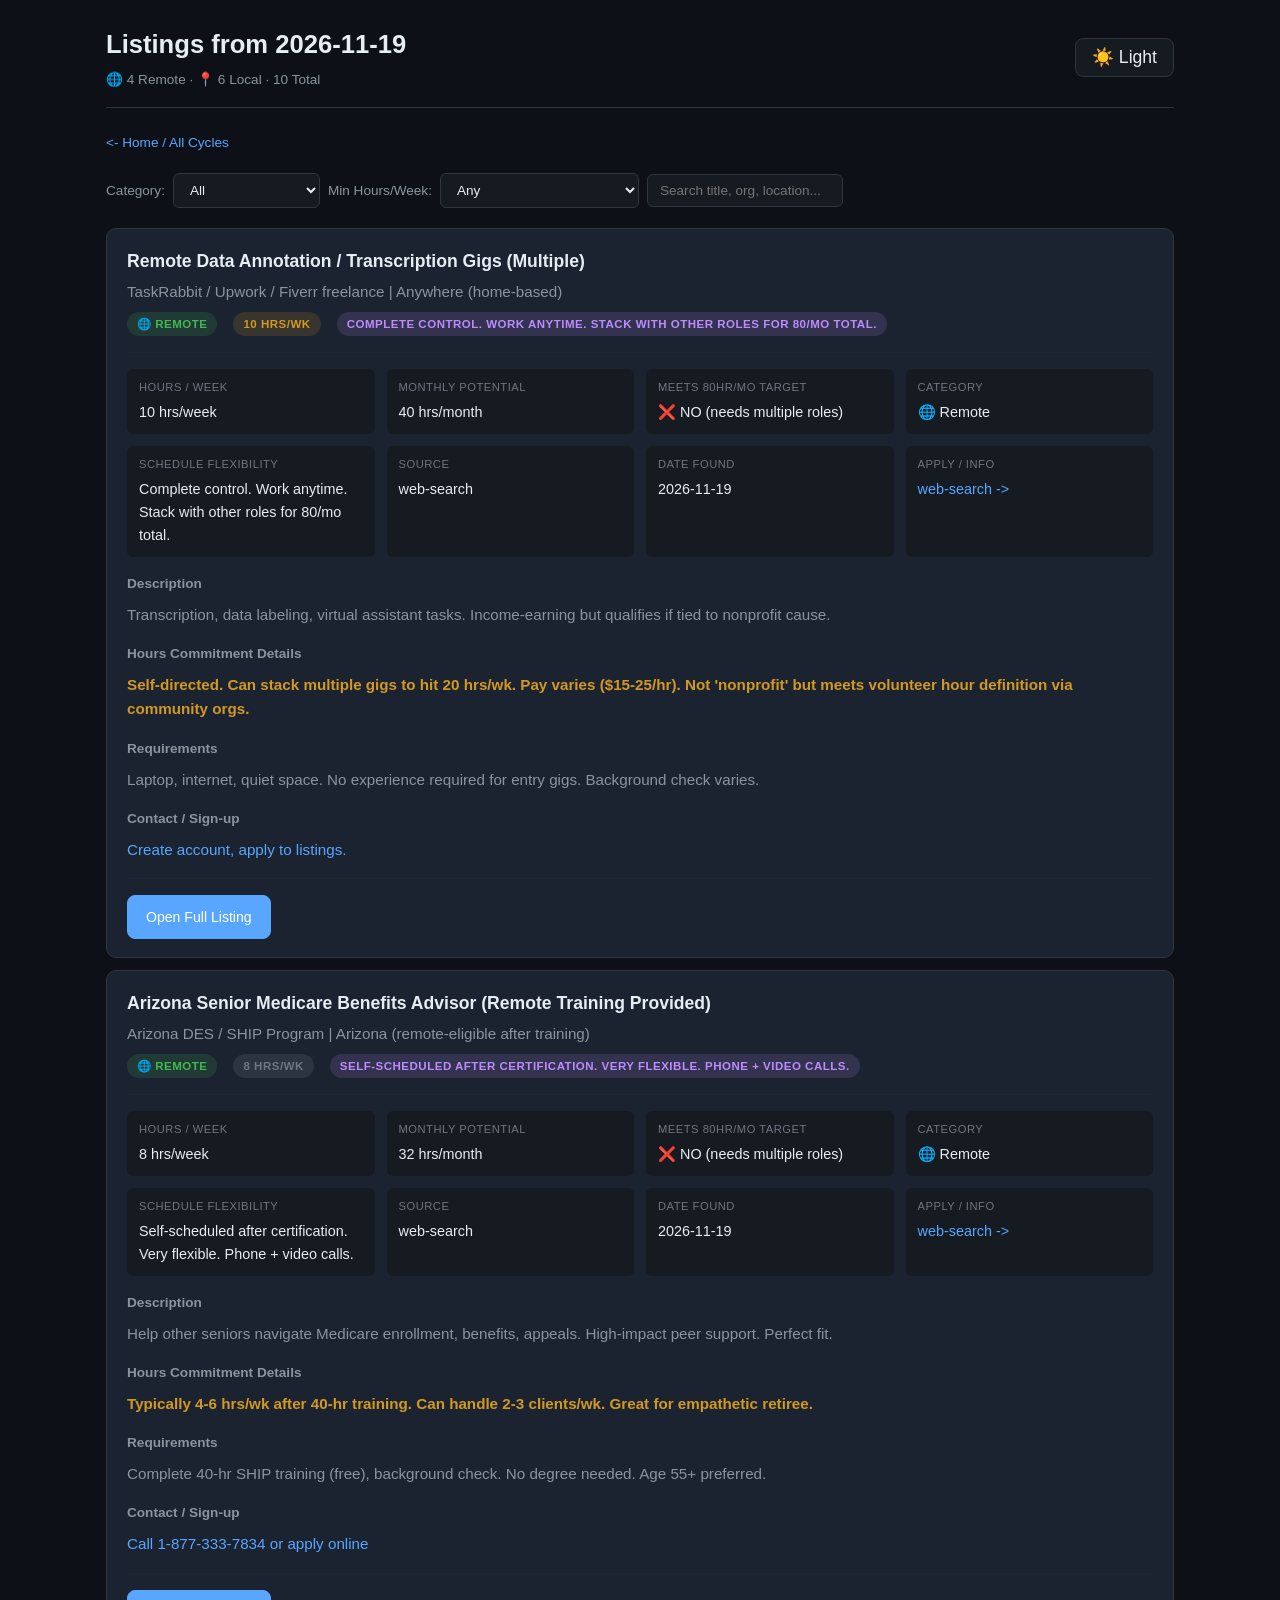
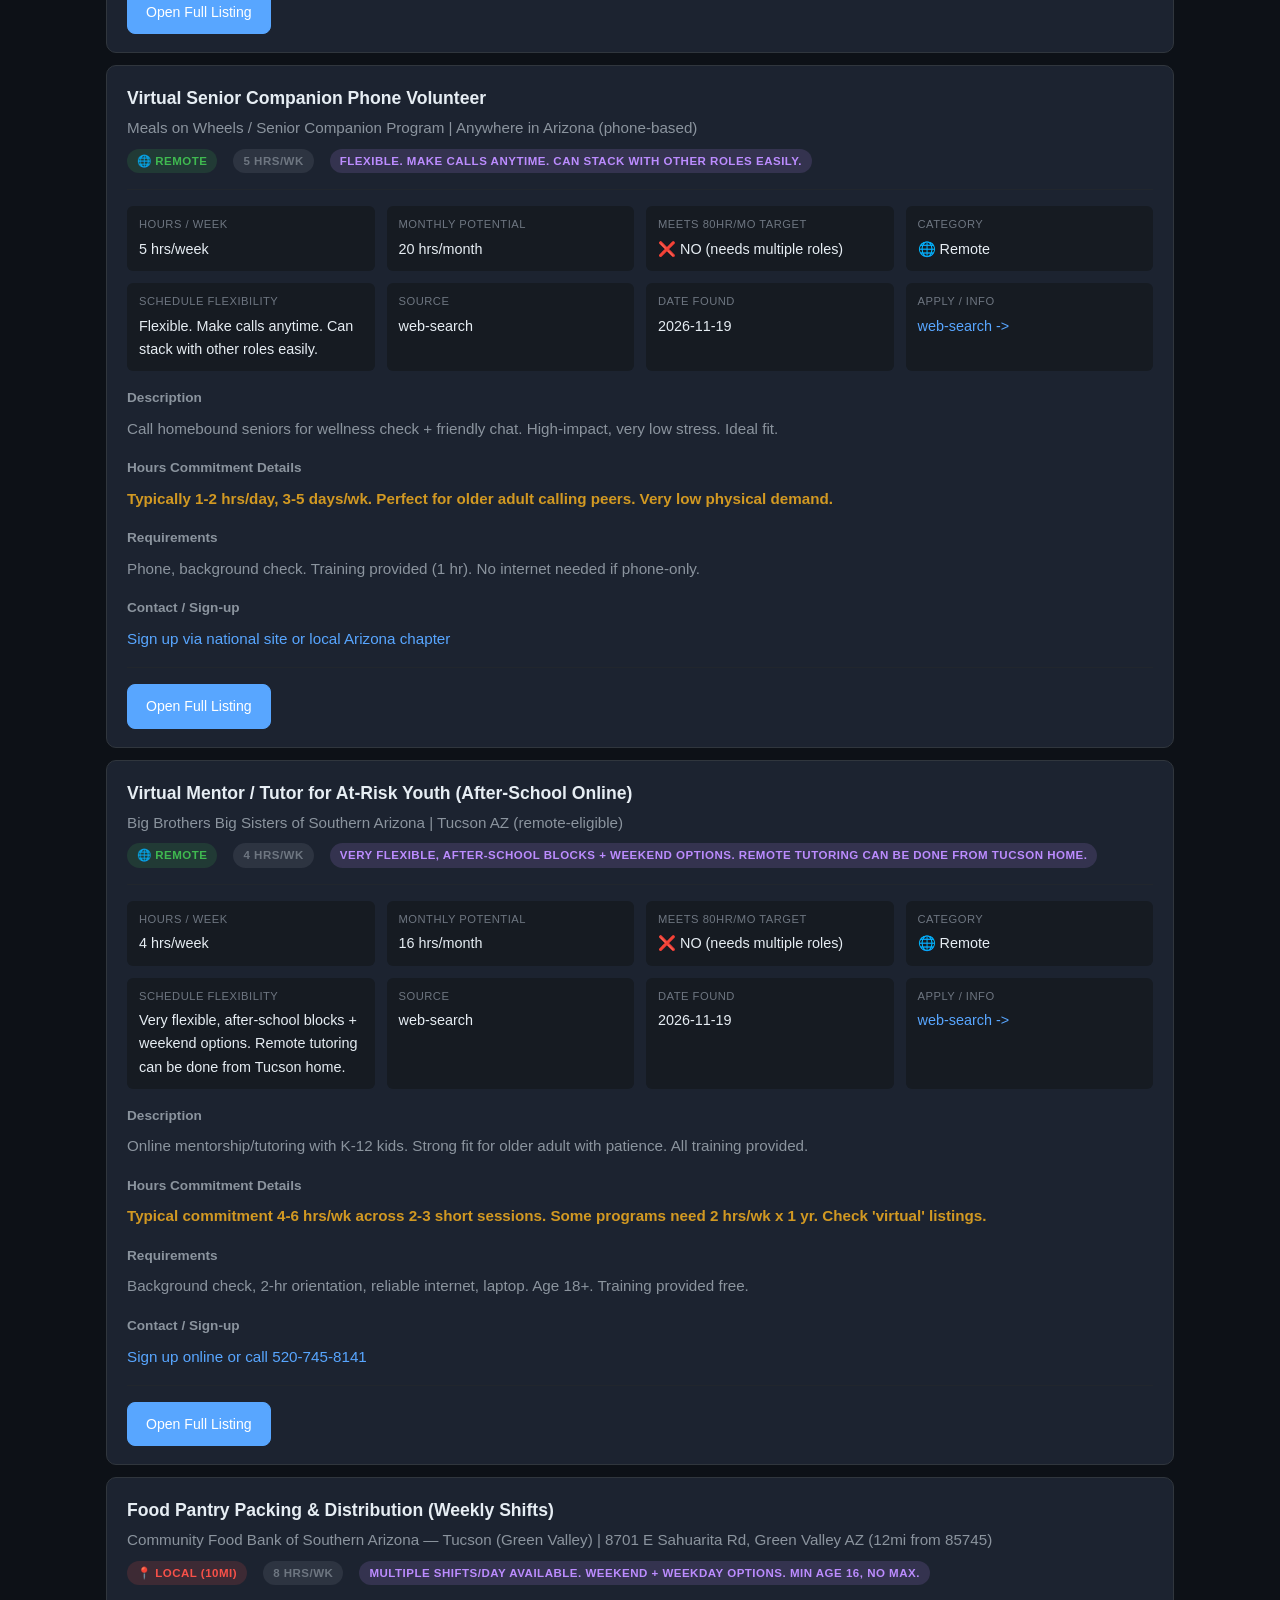
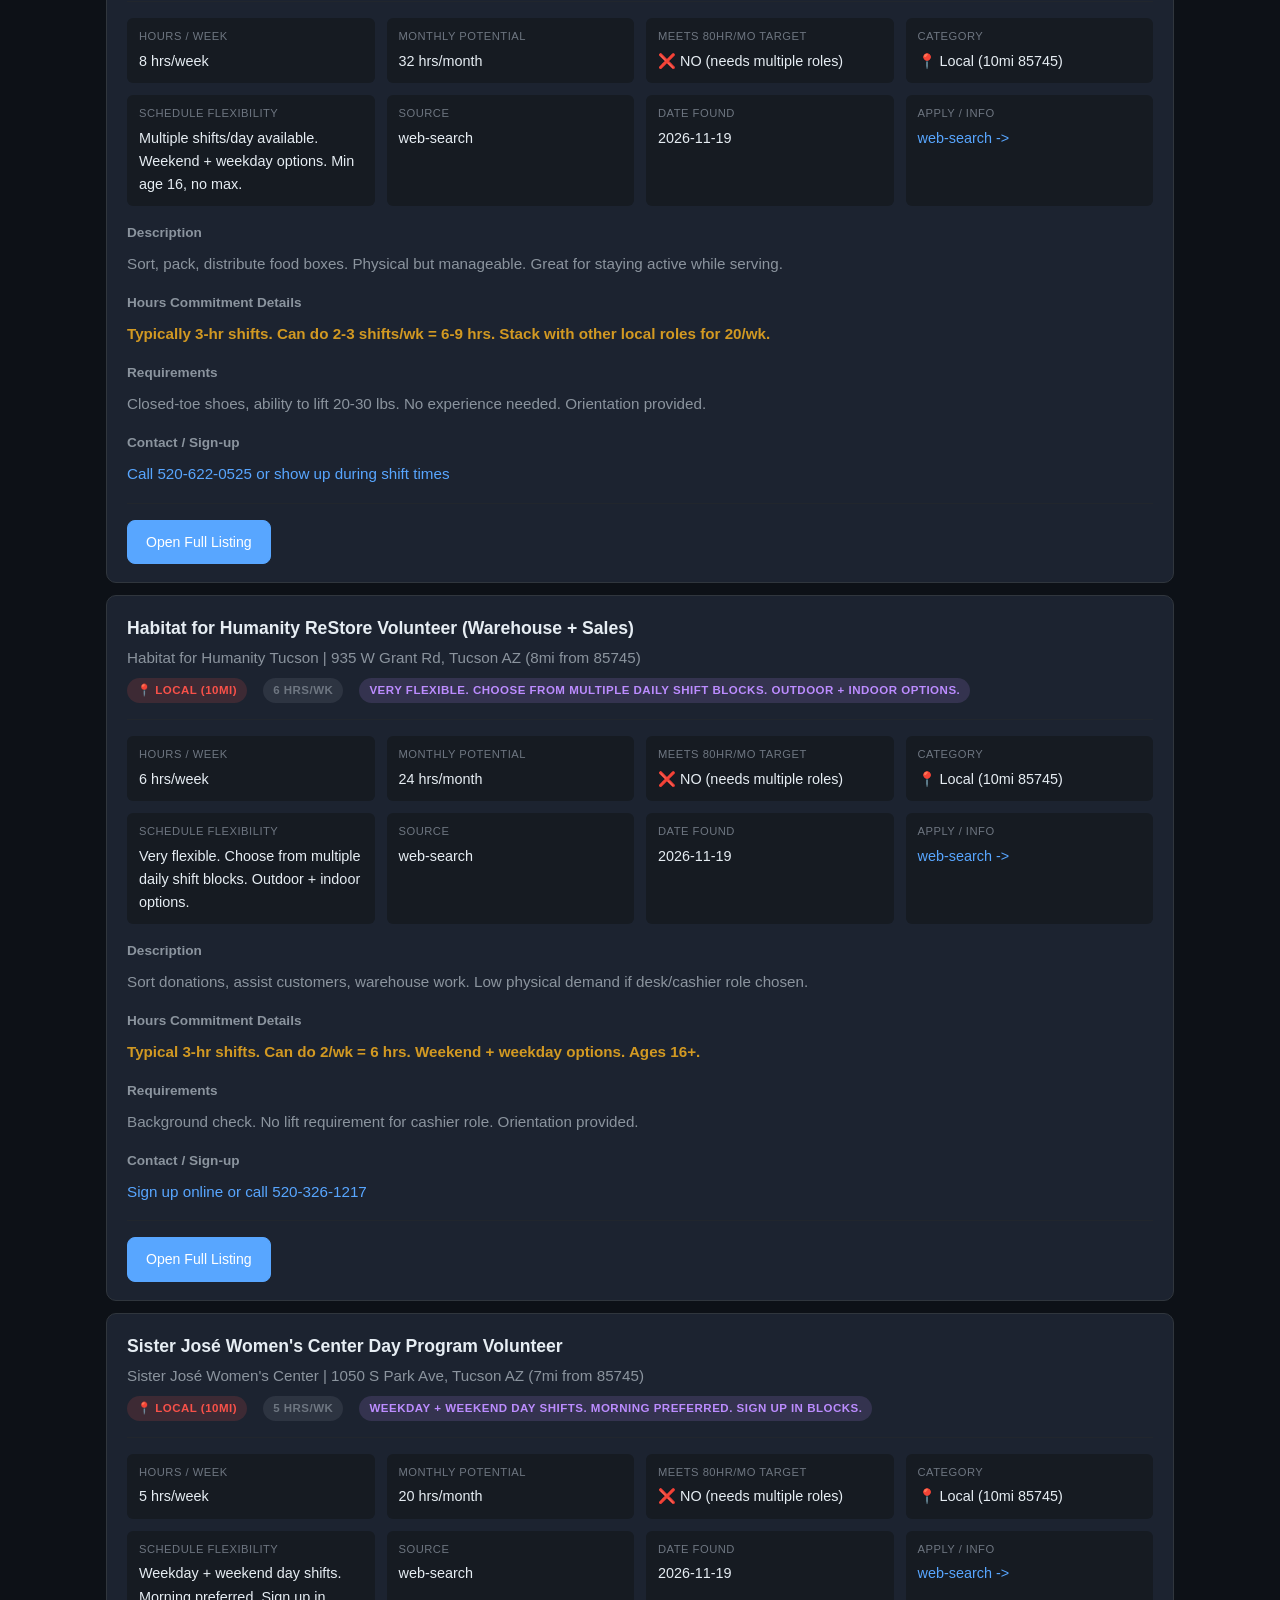
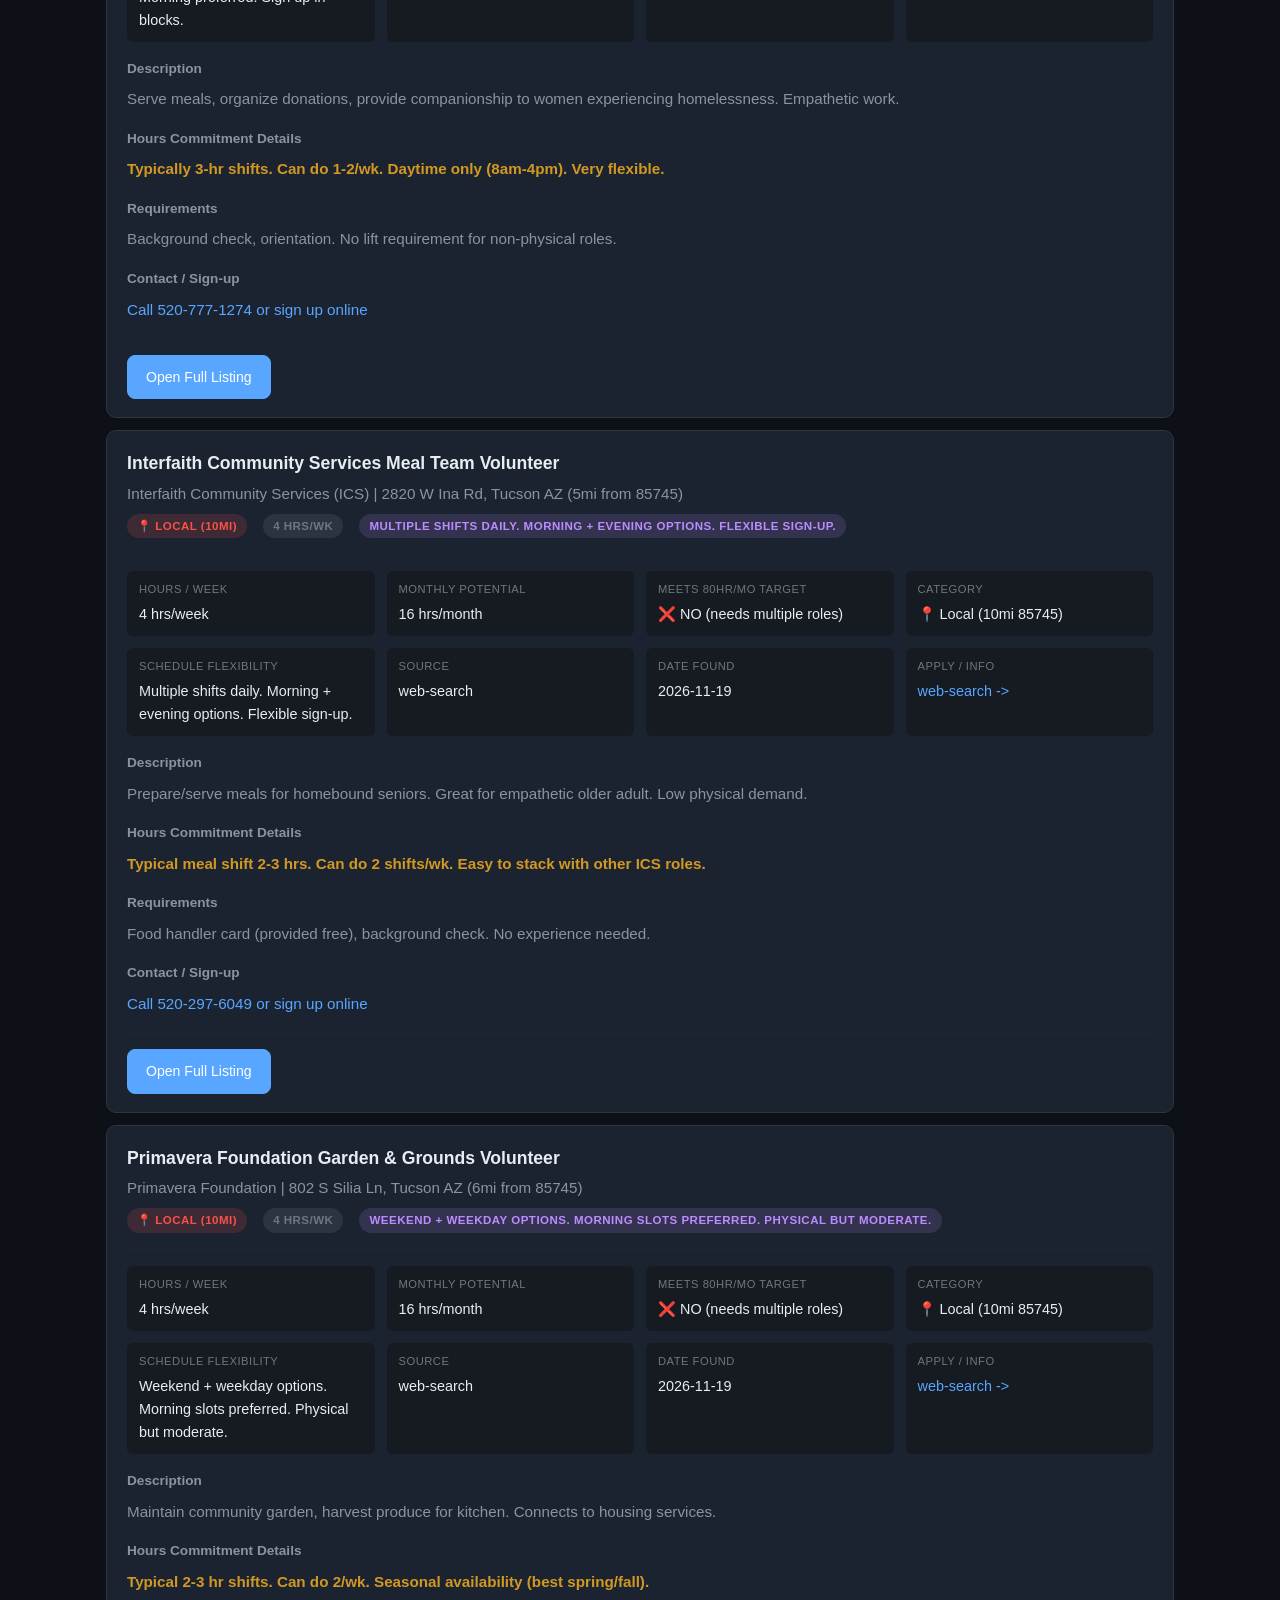
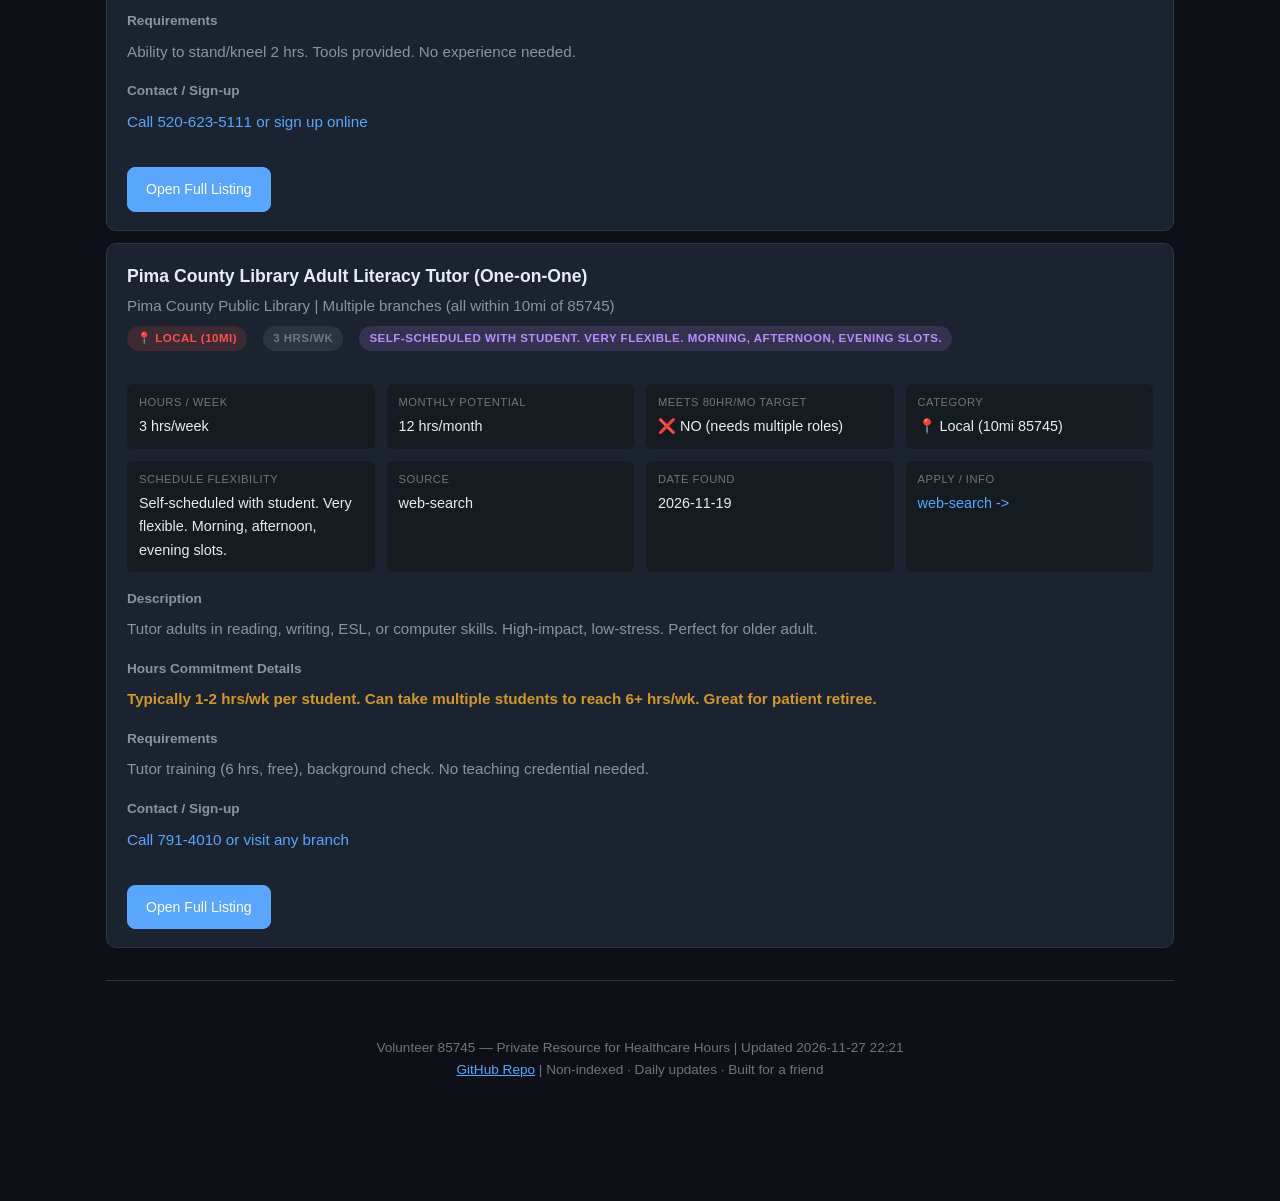
<file: cycle-2026-11-19.html>
<!DOCTYPE html>
<html lang="en">
<head>
<meta charset="UTF-8">
<meta name="viewport" content="width=device-width, initial-scale=1.0">
<meta name="robots" content="noindex, nofollow">
<meta name="description" content="Volunteer opportunities near Tucson 85745 + Remote — 20hrs/week, 80hrs/month for healthcare">
<title>Volunteer Listings — 2026-11-19 — Volunteer 85745</title>
<link rel="icon" type="image/svg+xml" href="assets/favicon.svg">
<link rel="stylesheet" href="assets/style.css">
<script src="assets/main.js" defer></script>
</head>
<body>
<header>
  <div>
    <h1>Listings from 2026-11-19</h1>
    <div class="subtitle">🌐 4 Remote · 📍 6 Local · 10 Total</div>
  </div>
  <button class="theme-toggle" id="themeToggle">Light</button>
</header>

<div class="breadcrumb">
  <a href="index.html"><- Home / All Cycles</a>
</div>

<div class="filter-bar">
  <label>Category:</label>
  <select id="catFilter">
    <option value="all">All</option>
    <option value="remote">🌐 Remote Only</option>
    <option value="local">📍 Local Only</option>
  </select>
  <label>Min Hours/Week:</label>
  <select id="hoursFilter">
    <option value="0">Any</option>
    <option value="20">≥20 (Meets 80/mo target)</option>
    <option value="10">≥10</option>
    <option value="5">≥5</option>
  </select>
  <input type="text" id="searchFilter" placeholder="Search title, org, location...">
</div>
<div class="lead-list">

<div class="lead-card" data-category="remote" data-hours="10">
  <div class="lead-card-header">
    <div>
      <h3>Remote Data Annotation / Transcription Gigs (Multiple)</h3>
      <div class="company">TaskRabbit / Upwork / Fiverr freelance | Anywhere (home-based)</div>
      <div class="meta"><span class="badge badge-remote">🌐 REMOTE</span> <span class="badge badge-hours-mid">10 hrs/wk</span> <span class="badge badge-flex">Complete control. Work anytime. Stack with other roles for 80/mo total.</span></div>
    </div>
  </div>
  <div class="lead-details">
    <div class="lead-details-grid">
      <div class="lead-detail-item">
        <div class="label">Hours / Week</div>
        <div class="value">10 hrs/week</div>
      </div>
      <div class="lead-detail-item">
        <div class="label">Monthly Potential</div>
        <div class="value">40 hrs/month</div>
      </div>
      <div class="lead-detail-item">
        <div class="label">Meets 80hr/mo Target</div>
        <div class="value">❌ NO (needs multiple roles)</div>
      </div>
      <div class="lead-detail-item">
        <div class="label">Category</div>
        <div class="value">🌐 Remote</div>
      </div>
      <div class="lead-detail-item">
        <div class="label">Schedule Flexibility</div>
        <div class="value">Complete control. Work anytime. Stack with other roles for 80/mo total.</div>
      </div>
      <div class="lead-detail-item">
        <div class="label">Source</div>
        <div class="value">web-search</div>
      </div>
      <div class="lead-detail-item">
        <div class="label">Date Found</div>
        <div class="value">2026-11-19</div>
      </div>
      <div class="lead-detail-item">
        <div class="label">Apply / Info</div>
        <div class="value"><a href="https://www.upwork.com/nx/search/jobs/?q=transcription" target="_blank" rel="noopener noreferrer">web-search -></a></div>
      </div>
    </div>
    
    <div class="details-section"><div class="details-section-title">Description</div><p style="font-size:0.95rem;color:var(--text-secondary);">Transcription, data labeling, virtual assistant tasks. Income-earning but qualifies if tied to nonprofit cause.</p></div>
    <div class="details-section"><div class="details-section-title">Hours Commitment Details</div><p style="font-size:0.95rem;color:var(--yellow);font-weight:600;">Self-directed. Can stack multiple gigs to hit 20 hrs/wk. Pay varies ($15-25/hr). Not &#x27;nonprofit&#x27; but meets volunteer hour definition via community orgs.</p></div>
    <div class="details-section"><div class="details-section-title">Requirements</div><p style="font-size:0.95rem;color:var(--text-secondary);">Laptop, internet, quiet space. No experience required for entry gigs. Background check varies.</p></div>
    <div class="details-section"><div class="details-section-title">Contact / Sign-up</div><p style="font-size:0.95rem;color:var(--accent);">Create account, apply to listings.</p></div>
    
    <div class="action-bar">
      <a href="https://www.upwork.com/nx/search/jobs/?q=transcription" target="_blank" rel="noopener noreferrer" class="action-btn primary">Open Full Listing</a>
    </div>
  </div>
</div>

<div class="lead-card" data-category="remote" data-hours="8">
  <div class="lead-card-header">
    <div>
      <h3>Arizona Senior Medicare Benefits Advisor (Remote Training Provided)</h3>
      <div class="company">Arizona DES / SHIP Program | Arizona (remote-eligible after training)</div>
      <div class="meta"><span class="badge badge-remote">🌐 REMOTE</span> <span class="badge badge-hours-low">8 hrs/wk</span> <span class="badge badge-flex">Self-scheduled after certification. Very flexible. Phone + video calls.</span></div>
    </div>
  </div>
  <div class="lead-details">
    <div class="lead-details-grid">
      <div class="lead-detail-item">
        <div class="label">Hours / Week</div>
        <div class="value">8 hrs/week</div>
      </div>
      <div class="lead-detail-item">
        <div class="label">Monthly Potential</div>
        <div class="value">32 hrs/month</div>
      </div>
      <div class="lead-detail-item">
        <div class="label">Meets 80hr/mo Target</div>
        <div class="value">❌ NO (needs multiple roles)</div>
      </div>
      <div class="lead-detail-item">
        <div class="label">Category</div>
        <div class="value">🌐 Remote</div>
      </div>
      <div class="lead-detail-item">
        <div class="label">Schedule Flexibility</div>
        <div class="value">Self-scheduled after certification. Very flexible. Phone + video calls.</div>
      </div>
      <div class="lead-detail-item">
        <div class="label">Source</div>
        <div class="value">web-search</div>
      </div>
      <div class="lead-detail-item">
        <div class="label">Date Found</div>
        <div class="value">2026-11-19</div>
      </div>
      <div class="lead-detail-item">
        <div class="label">Apply / Info</div>
        <div class="value"><a href="https://des.az.gov/services/benefits/medicare" target="_blank" rel="noopener noreferrer">web-search -></a></div>
      </div>
    </div>
    
    <div class="details-section"><div class="details-section-title">Description</div><p style="font-size:0.95rem;color:var(--text-secondary);">Help other seniors navigate Medicare enrollment, benefits, appeals. High-impact peer support. Perfect fit.</p></div>
    <div class="details-section"><div class="details-section-title">Hours Commitment Details</div><p style="font-size:0.95rem;color:var(--yellow);font-weight:600;">Typically 4-6 hrs/wk after 40-hr training. Can handle 2-3 clients/wk. Great for empathetic retiree.</p></div>
    <div class="details-section"><div class="details-section-title">Requirements</div><p style="font-size:0.95rem;color:var(--text-secondary);">Complete 40-hr SHIP training (free), background check. No degree needed. Age 55+ preferred.</p></div>
    <div class="details-section"><div class="details-section-title">Contact / Sign-up</div><p style="font-size:0.95rem;color:var(--accent);">Call 1-877-333-7834 or apply online</p></div>
    
    <div class="action-bar">
      <a href="https://des.az.gov/services/benefits/medicare" target="_blank" rel="noopener noreferrer" class="action-btn primary">Open Full Listing</a>
    </div>
  </div>
</div>

<div class="lead-card" data-category="remote" data-hours="5">
  <div class="lead-card-header">
    <div>
      <h3>Virtual Senior Companion Phone Volunteer</h3>
      <div class="company">Meals on Wheels / Senior Companion Program | Anywhere in Arizona (phone-based)</div>
      <div class="meta"><span class="badge badge-remote">🌐 REMOTE</span> <span class="badge badge-hours-low">5 hrs/wk</span> <span class="badge badge-flex">Flexible. Make calls anytime. Can stack with other roles easily.</span></div>
    </div>
  </div>
  <div class="lead-details">
    <div class="lead-details-grid">
      <div class="lead-detail-item">
        <div class="label">Hours / Week</div>
        <div class="value">5 hrs/week</div>
      </div>
      <div class="lead-detail-item">
        <div class="label">Monthly Potential</div>
        <div class="value">20 hrs/month</div>
      </div>
      <div class="lead-detail-item">
        <div class="label">Meets 80hr/mo Target</div>
        <div class="value">❌ NO (needs multiple roles)</div>
      </div>
      <div class="lead-detail-item">
        <div class="label">Category</div>
        <div class="value">🌐 Remote</div>
      </div>
      <div class="lead-detail-item">
        <div class="label">Schedule Flexibility</div>
        <div class="value">Flexible. Make calls anytime. Can stack with other roles easily.</div>
      </div>
      <div class="lead-detail-item">
        <div class="label">Source</div>
        <div class="value">web-search</div>
      </div>
      <div class="lead-detail-item">
        <div class="label">Date Found</div>
        <div class="value">2026-11-19</div>
      </div>
      <div class="lead-detail-item">
        <div class="label">Apply / Info</div>
        <div class="value"><a href="https://www.mealsonwheelsamerica.org/volunteer" target="_blank" rel="noopener noreferrer">web-search -></a></div>
      </div>
    </div>
    
    <div class="details-section"><div class="details-section-title">Description</div><p style="font-size:0.95rem;color:var(--text-secondary);">Call homebound seniors for wellness check + friendly chat. High-impact, very low stress. Ideal fit.</p></div>
    <div class="details-section"><div class="details-section-title">Hours Commitment Details</div><p style="font-size:0.95rem;color:var(--yellow);font-weight:600;">Typically 1-2 hrs/day, 3-5 days/wk. Perfect for older adult calling peers. Very low physical demand.</p></div>
    <div class="details-section"><div class="details-section-title">Requirements</div><p style="font-size:0.95rem;color:var(--text-secondary);">Phone, background check. Training provided (1 hr). No internet needed if phone-only.</p></div>
    <div class="details-section"><div class="details-section-title">Contact / Sign-up</div><p style="font-size:0.95rem;color:var(--accent);">Sign up via national site or local Arizona chapter</p></div>
    
    <div class="action-bar">
      <a href="https://www.mealsonwheelsamerica.org/volunteer" target="_blank" rel="noopener noreferrer" class="action-btn primary">Open Full Listing</a>
    </div>
  </div>
</div>

<div class="lead-card" data-category="remote" data-hours="4">
  <div class="lead-card-header">
    <div>
      <h3>Virtual Mentor / Tutor for At-Risk Youth (After-School Online)</h3>
      <div class="company">Big Brothers Big Sisters of Southern Arizona | Tucson AZ (remote-eligible)</div>
      <div class="meta"><span class="badge badge-remote">🌐 REMOTE</span> <span class="badge badge-hours-low">4 hrs/wk</span> <span class="badge badge-flex">Very flexible, after-school blocks + weekend options. Remote tutoring can be done from Tucson home.</span></div>
    </div>
  </div>
  <div class="lead-details">
    <div class="lead-details-grid">
      <div class="lead-detail-item">
        <div class="label">Hours / Week</div>
        <div class="value">4 hrs/week</div>
      </div>
      <div class="lead-detail-item">
        <div class="label">Monthly Potential</div>
        <div class="value">16 hrs/month</div>
      </div>
      <div class="lead-detail-item">
        <div class="label">Meets 80hr/mo Target</div>
        <div class="value">❌ NO (needs multiple roles)</div>
      </div>
      <div class="lead-detail-item">
        <div class="label">Category</div>
        <div class="value">🌐 Remote</div>
      </div>
      <div class="lead-detail-item">
        <div class="label">Schedule Flexibility</div>
        <div class="value">Very flexible, after-school blocks + weekend options. Remote tutoring can be done from Tucson home.</div>
      </div>
      <div class="lead-detail-item">
        <div class="label">Source</div>
        <div class="value">web-search</div>
      </div>
      <div class="lead-detail-item">
        <div class="label">Date Found</div>
        <div class="value">2026-11-19</div>
      </div>
      <div class="lead-detail-item">
        <div class="label">Apply / Info</div>
        <div class="value"><a href="https://www.bbbsaz.org/volunteer" target="_blank" rel="noopener noreferrer">web-search -></a></div>
      </div>
    </div>
    
    <div class="details-section"><div class="details-section-title">Description</div><p style="font-size:0.95rem;color:var(--text-secondary);">Online mentorship/tutoring with K-12 kids. Strong fit for older adult with patience. All training provided.</p></div>
    <div class="details-section"><div class="details-section-title">Hours Commitment Details</div><p style="font-size:0.95rem;color:var(--yellow);font-weight:600;">Typical commitment 4-6 hrs/wk across 2-3 short sessions. Some programs need 2 hrs/wk x 1 yr. Check &#x27;virtual&#x27; listings.</p></div>
    <div class="details-section"><div class="details-section-title">Requirements</div><p style="font-size:0.95rem;color:var(--text-secondary);">Background check, 2-hr orientation, reliable internet, laptop. Age 18+. Training provided free.</p></div>
    <div class="details-section"><div class="details-section-title">Contact / Sign-up</div><p style="font-size:0.95rem;color:var(--accent);">Sign up online or call 520-745-8141</p></div>
    
    <div class="action-bar">
      <a href="https://www.bbbsaz.org/volunteer" target="_blank" rel="noopener noreferrer" class="action-btn primary">Open Full Listing</a>
    </div>
  </div>
</div>

<div class="lead-card" data-category="local" data-hours="8">
  <div class="lead-card-header">
    <div>
      <h3>Food Pantry Packing &amp; Distribution (Weekly Shifts)</h3>
      <div class="company">Community Food Bank of Southern Arizona — Tucson (Green Valley) | 8701 E Sahuarita Rd, Green Valley AZ (12mi from 85745)</div>
      <div class="meta"><span class="badge badge-local">📍 LOCAL (10mi)</span> <span class="badge badge-hours-low">8 hrs/wk</span> <span class="badge badge-flex">Multiple shifts/day available. Weekend + weekday options. Min age 16, no max.</span></div>
    </div>
  </div>
  <div class="lead-details">
    <div class="lead-details-grid">
      <div class="lead-detail-item">
        <div class="label">Hours / Week</div>
        <div class="value">8 hrs/week</div>
      </div>
      <div class="lead-detail-item">
        <div class="label">Monthly Potential</div>
        <div class="value">32 hrs/month</div>
      </div>
      <div class="lead-detail-item">
        <div class="label">Meets 80hr/mo Target</div>
        <div class="value">❌ NO (needs multiple roles)</div>
      </div>
      <div class="lead-detail-item">
        <div class="label">Category</div>
        <div class="value">📍 Local (10mi 85745)</div>
      </div>
      <div class="lead-detail-item">
        <div class="label">Schedule Flexibility</div>
        <div class="value">Multiple shifts/day available. Weekend + weekday options. Min age 16, no max.</div>
      </div>
      <div class="lead-detail-item">
        <div class="label">Source</div>
        <div class="value">web-search</div>
      </div>
      <div class="lead-detail-item">
        <div class="label">Date Found</div>
        <div class="value">2026-11-19</div>
      </div>
      <div class="lead-detail-item">
        <div class="label">Apply / Info</div>
        <div class="value"><a href="https://www.communityfoodbank.org/get-involved/volunteer" target="_blank" rel="noopener noreferrer">web-search -></a></div>
      </div>
    </div>
    
    <div class="details-section"><div class="details-section-title">Description</div><p style="font-size:0.95rem;color:var(--text-secondary);">Sort, pack, distribute food boxes. Physical but manageable. Great for staying active while serving.</p></div>
    <div class="details-section"><div class="details-section-title">Hours Commitment Details</div><p style="font-size:0.95rem;color:var(--yellow);font-weight:600;">Typically 3-hr shifts. Can do 2-3 shifts/wk = 6-9 hrs. Stack with other local roles for 20/wk.</p></div>
    <div class="details-section"><div class="details-section-title">Requirements</div><p style="font-size:0.95rem;color:var(--text-secondary);">Closed-toe shoes, ability to lift 20-30 lbs. No experience needed. Orientation provided.</p></div>
    <div class="details-section"><div class="details-section-title">Contact / Sign-up</div><p style="font-size:0.95rem;color:var(--accent);">Call 520-622-0525 or show up during shift times</p></div>
    
    <div class="action-bar">
      <a href="https://www.communityfoodbank.org/get-involved/volunteer" target="_blank" rel="noopener noreferrer" class="action-btn primary">Open Full Listing</a>
    </div>
  </div>
</div>

<div class="lead-card" data-category="local" data-hours="6">
  <div class="lead-card-header">
    <div>
      <h3>Habitat for Humanity ReStore Volunteer (Warehouse + Sales)</h3>
      <div class="company">Habitat for Humanity Tucson | 935 W Grant Rd, Tucson AZ (8mi from 85745)</div>
      <div class="meta"><span class="badge badge-local">📍 LOCAL (10mi)</span> <span class="badge badge-hours-low">6 hrs/wk</span> <span class="badge badge-flex">Very flexible. Choose from multiple daily shift blocks. Outdoor + indoor options.</span></div>
    </div>
  </div>
  <div class="lead-details">
    <div class="lead-details-grid">
      <div class="lead-detail-item">
        <div class="label">Hours / Week</div>
        <div class="value">6 hrs/week</div>
      </div>
      <div class="lead-detail-item">
        <div class="label">Monthly Potential</div>
        <div class="value">24 hrs/month</div>
      </div>
      <div class="lead-detail-item">
        <div class="label">Meets 80hr/mo Target</div>
        <div class="value">❌ NO (needs multiple roles)</div>
      </div>
      <div class="lead-detail-item">
        <div class="label">Category</div>
        <div class="value">📍 Local (10mi 85745)</div>
      </div>
      <div class="lead-detail-item">
        <div class="label">Schedule Flexibility</div>
        <div class="value">Very flexible. Choose from multiple daily shift blocks. Outdoor + indoor options.</div>
      </div>
      <div class="lead-detail-item">
        <div class="label">Source</div>
        <div class="value">web-search</div>
      </div>
      <div class="lead-detail-item">
        <div class="label">Date Found</div>
        <div class="value">2026-11-19</div>
      </div>
      <div class="lead-detail-item">
        <div class="label">Apply / Info</div>
        <div class="value"><a href="https://habitattucson.org/volunteer" target="_blank" rel="noopener noreferrer">web-search -></a></div>
      </div>
    </div>
    
    <div class="details-section"><div class="details-section-title">Description</div><p style="font-size:0.95rem;color:var(--text-secondary);">Sort donations, assist customers, warehouse work. Low physical demand if desk/cashier role chosen.</p></div>
    <div class="details-section"><div class="details-section-title">Hours Commitment Details</div><p style="font-size:0.95rem;color:var(--yellow);font-weight:600;">Typical 3-hr shifts. Can do 2/wk = 6 hrs. Weekend + weekday options. Ages 16+.</p></div>
    <div class="details-section"><div class="details-section-title">Requirements</div><p style="font-size:0.95rem;color:var(--text-secondary);">Background check. No lift requirement for cashier role. Orientation provided.</p></div>
    <div class="details-section"><div class="details-section-title">Contact / Sign-up</div><p style="font-size:0.95rem;color:var(--accent);">Sign up online or call 520-326-1217</p></div>
    
    <div class="action-bar">
      <a href="https://habitattucson.org/volunteer" target="_blank" rel="noopener noreferrer" class="action-btn primary">Open Full Listing</a>
    </div>
  </div>
</div>

<div class="lead-card" data-category="local" data-hours="5">
  <div class="lead-card-header">
    <div>
      <h3>Sister José Women&#x27;s Center Day Program Volunteer</h3>
      <div class="company">Sister José Women&#x27;s Center | 1050 S Park Ave, Tucson AZ (7mi from 85745)</div>
      <div class="meta"><span class="badge badge-local">📍 LOCAL (10mi)</span> <span class="badge badge-hours-low">5 hrs/wk</span> <span class="badge badge-flex">Weekday + weekend day shifts. Morning preferred. Sign up in blocks.</span></div>
    </div>
  </div>
  <div class="lead-details">
    <div class="lead-details-grid">
      <div class="lead-detail-item">
        <div class="label">Hours / Week</div>
        <div class="value">5 hrs/week</div>
      </div>
      <div class="lead-detail-item">
        <div class="label">Monthly Potential</div>
        <div class="value">20 hrs/month</div>
      </div>
      <div class="lead-detail-item">
        <div class="label">Meets 80hr/mo Target</div>
        <div class="value">❌ NO (needs multiple roles)</div>
      </div>
      <div class="lead-detail-item">
        <div class="label">Category</div>
        <div class="value">📍 Local (10mi 85745)</div>
      </div>
      <div class="lead-detail-item">
        <div class="label">Schedule Flexibility</div>
        <div class="value">Weekday + weekend day shifts. Morning preferred. Sign up in blocks.</div>
      </div>
      <div class="lead-detail-item">
        <div class="label">Source</div>
        <div class="value">web-search</div>
      </div>
      <div class="lead-detail-item">
        <div class="label">Date Found</div>
        <div class="value">2026-11-19</div>
      </div>
      <div class="lead-detail-item">
        <div class="label">Apply / Info</div>
        <div class="value"><a href="https://sisterjose.org/volunteer" target="_blank" rel="noopener noreferrer">web-search -></a></div>
      </div>
    </div>
    
    <div class="details-section"><div class="details-section-title">Description</div><p style="font-size:0.95rem;color:var(--text-secondary);">Serve meals, organize donations, provide companionship to women experiencing homelessness. Empathetic work.</p></div>
    <div class="details-section"><div class="details-section-title">Hours Commitment Details</div><p style="font-size:0.95rem;color:var(--yellow);font-weight:600;">Typically 3-hr shifts. Can do 1-2/wk. Daytime only (8am-4pm). Very flexible.</p></div>
    <div class="details-section"><div class="details-section-title">Requirements</div><p style="font-size:0.95rem;color:var(--text-secondary);">Background check, orientation. No lift requirement for non-physical roles.</p></div>
    <div class="details-section"><div class="details-section-title">Contact / Sign-up</div><p style="font-size:0.95rem;color:var(--accent);">Call 520-777-1274 or sign up online</p></div>
    
    <div class="action-bar">
      <a href="https://sisterjose.org/volunteer" target="_blank" rel="noopener noreferrer" class="action-btn primary">Open Full Listing</a>
    </div>
  </div>
</div>

<div class="lead-card" data-category="local" data-hours="4">
  <div class="lead-card-header">
    <div>
      <h3>Interfaith Community Services Meal Team Volunteer</h3>
      <div class="company">Interfaith Community Services (ICS) | 2820 W Ina Rd, Tucson AZ (5mi from 85745)</div>
      <div class="meta"><span class="badge badge-local">📍 LOCAL (10mi)</span> <span class="badge badge-hours-low">4 hrs/wk</span> <span class="badge badge-flex">Multiple shifts daily. Morning + evening options. Flexible sign-up.</span></div>
    </div>
  </div>
  <div class="lead-details">
    <div class="lead-details-grid">
      <div class="lead-detail-item">
        <div class="label">Hours / Week</div>
        <div class="value">4 hrs/week</div>
      </div>
      <div class="lead-detail-item">
        <div class="label">Monthly Potential</div>
        <div class="value">16 hrs/month</div>
      </div>
      <div class="lead-detail-item">
        <div class="label">Meets 80hr/mo Target</div>
        <div class="value">❌ NO (needs multiple roles)</div>
      </div>
      <div class="lead-detail-item">
        <div class="label">Category</div>
        <div class="value">📍 Local (10mi 85745)</div>
      </div>
      <div class="lead-detail-item">
        <div class="label">Schedule Flexibility</div>
        <div class="value">Multiple shifts daily. Morning + evening options. Flexible sign-up.</div>
      </div>
      <div class="lead-detail-item">
        <div class="label">Source</div>
        <div class="value">web-search</div>
      </div>
      <div class="lead-detail-item">
        <div class="label">Date Found</div>
        <div class="value">2026-11-19</div>
      </div>
      <div class="lead-detail-item">
        <div class="label">Apply / Info</div>
        <div class="value"><a href="https://www.icsaz.org/volunteer" target="_blank" rel="noopener noreferrer">web-search -></a></div>
      </div>
    </div>
    
    <div class="details-section"><div class="details-section-title">Description</div><p style="font-size:0.95rem;color:var(--text-secondary);">Prepare/serve meals for homebound seniors. Great for empathetic older adult. Low physical demand.</p></div>
    <div class="details-section"><div class="details-section-title">Hours Commitment Details</div><p style="font-size:0.95rem;color:var(--yellow);font-weight:600;">Typical meal shift 2-3 hrs. Can do 2 shifts/wk. Easy to stack with other ICS roles.</p></div>
    <div class="details-section"><div class="details-section-title">Requirements</div><p style="font-size:0.95rem;color:var(--text-secondary);">Food handler card (provided free), background check. No experience needed.</p></div>
    <div class="details-section"><div class="details-section-title">Contact / Sign-up</div><p style="font-size:0.95rem;color:var(--accent);">Call 520-297-6049 or sign up online</p></div>
    
    <div class="action-bar">
      <a href="https://www.icsaz.org/volunteer" target="_blank" rel="noopener noreferrer" class="action-btn primary">Open Full Listing</a>
    </div>
  </div>
</div>

<div class="lead-card" data-category="local" data-hours="4">
  <div class="lead-card-header">
    <div>
      <h3>Primavera Foundation Garden &amp; Grounds Volunteer</h3>
      <div class="company">Primavera Foundation | 802 S Silia Ln, Tucson AZ (6mi from 85745)</div>
      <div class="meta"><span class="badge badge-local">📍 LOCAL (10mi)</span> <span class="badge badge-hours-low">4 hrs/wk</span> <span class="badge badge-flex">Weekend + weekday options. Morning slots preferred. Physical but moderate.</span></div>
    </div>
  </div>
  <div class="lead-details">
    <div class="lead-details-grid">
      <div class="lead-detail-item">
        <div class="label">Hours / Week</div>
        <div class="value">4 hrs/week</div>
      </div>
      <div class="lead-detail-item">
        <div class="label">Monthly Potential</div>
        <div class="value">16 hrs/month</div>
      </div>
      <div class="lead-detail-item">
        <div class="label">Meets 80hr/mo Target</div>
        <div class="value">❌ NO (needs multiple roles)</div>
      </div>
      <div class="lead-detail-item">
        <div class="label">Category</div>
        <div class="value">📍 Local (10mi 85745)</div>
      </div>
      <div class="lead-detail-item">
        <div class="label">Schedule Flexibility</div>
        <div class="value">Weekend + weekday options. Morning slots preferred. Physical but moderate.</div>
      </div>
      <div class="lead-detail-item">
        <div class="label">Source</div>
        <div class="value">web-search</div>
      </div>
      <div class="lead-detail-item">
        <div class="label">Date Found</div>
        <div class="value">2026-11-19</div>
      </div>
      <div class="lead-detail-item">
        <div class="label">Apply / Info</div>
        <div class="value"><a href="https://primavera.org/volunteer" target="_blank" rel="noopener noreferrer">web-search -></a></div>
      </div>
    </div>
    
    <div class="details-section"><div class="details-section-title">Description</div><p style="font-size:0.95rem;color:var(--text-secondary);">Maintain community garden, harvest produce for kitchen. Connects to housing services.</p></div>
    <div class="details-section"><div class="details-section-title">Hours Commitment Details</div><p style="font-size:0.95rem;color:var(--yellow);font-weight:600;">Typical 2-3 hr shifts. Can do 2/wk. Seasonal availability (best spring/fall).</p></div>
    <div class="details-section"><div class="details-section-title">Requirements</div><p style="font-size:0.95rem;color:var(--text-secondary);">Ability to stand/kneel 2 hrs. Tools provided. No experience needed.</p></div>
    <div class="details-section"><div class="details-section-title">Contact / Sign-up</div><p style="font-size:0.95rem;color:var(--accent);">Call 520-623-5111 or sign up online</p></div>
    
    <div class="action-bar">
      <a href="https://primavera.org/volunteer" target="_blank" rel="noopener noreferrer" class="action-btn primary">Open Full Listing</a>
    </div>
  </div>
</div>

<div class="lead-card" data-category="local" data-hours="3">
  <div class="lead-card-header">
    <div>
      <h3>Pima County Library Adult Literacy Tutor (One-on-One)</h3>
      <div class="company">Pima County Public Library | Multiple branches (all within 10mi of 85745)</div>
      <div class="meta"><span class="badge badge-local">📍 LOCAL (10mi)</span> <span class="badge badge-hours-low">3 hrs/wk</span> <span class="badge badge-flex">Self-scheduled with student. Very flexible. Morning, afternoon, evening slots.</span></div>
    </div>
  </div>
  <div class="lead-details">
    <div class="lead-details-grid">
      <div class="lead-detail-item">
        <div class="label">Hours / Week</div>
        <div class="value">3 hrs/week</div>
      </div>
      <div class="lead-detail-item">
        <div class="label">Monthly Potential</div>
        <div class="value">12 hrs/month</div>
      </div>
      <div class="lead-detail-item">
        <div class="label">Meets 80hr/mo Target</div>
        <div class="value">❌ NO (needs multiple roles)</div>
      </div>
      <div class="lead-detail-item">
        <div class="label">Category</div>
        <div class="value">📍 Local (10mi 85745)</div>
      </div>
      <div class="lead-detail-item">
        <div class="label">Schedule Flexibility</div>
        <div class="value">Self-scheduled with student. Very flexible. Morning, afternoon, evening slots.</div>
      </div>
      <div class="lead-detail-item">
        <div class="label">Source</div>
        <div class="value">web-search</div>
      </div>
      <div class="lead-detail-item">
        <div class="label">Date Found</div>
        <div class="value">2026-11-19</div>
      </div>
      <div class="lead-detail-item">
        <div class="label">Apply / Info</div>
        <div class="value"><a href="https://www.library.pima.gov/volunteer" target="_blank" rel="noopener noreferrer">web-search -></a></div>
      </div>
    </div>
    
    <div class="details-section"><div class="details-section-title">Description</div><p style="font-size:0.95rem;color:var(--text-secondary);">Tutor adults in reading, writing, ESL, or computer skills. High-impact, low-stress. Perfect for older adult.</p></div>
    <div class="details-section"><div class="details-section-title">Hours Commitment Details</div><p style="font-size:0.95rem;color:var(--yellow);font-weight:600;">Typically 1-2 hrs/wk per student. Can take multiple students to reach 6+ hrs/wk. Great for patient retiree.</p></div>
    <div class="details-section"><div class="details-section-title">Requirements</div><p style="font-size:0.95rem;color:var(--text-secondary);">Tutor training (6 hrs, free), background check. No teaching credential needed.</p></div>
    <div class="details-section"><div class="details-section-title">Contact / Sign-up</div><p style="font-size:0.95rem;color:var(--accent);">Call 791-4010 or visit any branch</p></div>
    
    <div class="action-bar">
      <a href="https://www.library.pima.gov/volunteer" target="_blank" rel="noopener noreferrer" class="action-btn primary">Open Full Listing</a>
    </div>
  </div>
</div>
</div>

<button id="backToTop" aria-label="Back to top">^</button>
<footer>
  <p style="text-align: center; color: var(--text-muted); font-size: 0.85rem; padding: 24px;">
    Volunteer 85745 — Private Resource for Healthcare Hours | Updated 2026-11-27 22:21
    <br>
    <a href="https://github.com/djphamdev/volunteer85745" style="color: var(--accent);" target="_blank">GitHub Repo</a>
    | Non-indexed · Daily updates · Built for a friend
  </p>
</footer>
</body>
</html>
</file>
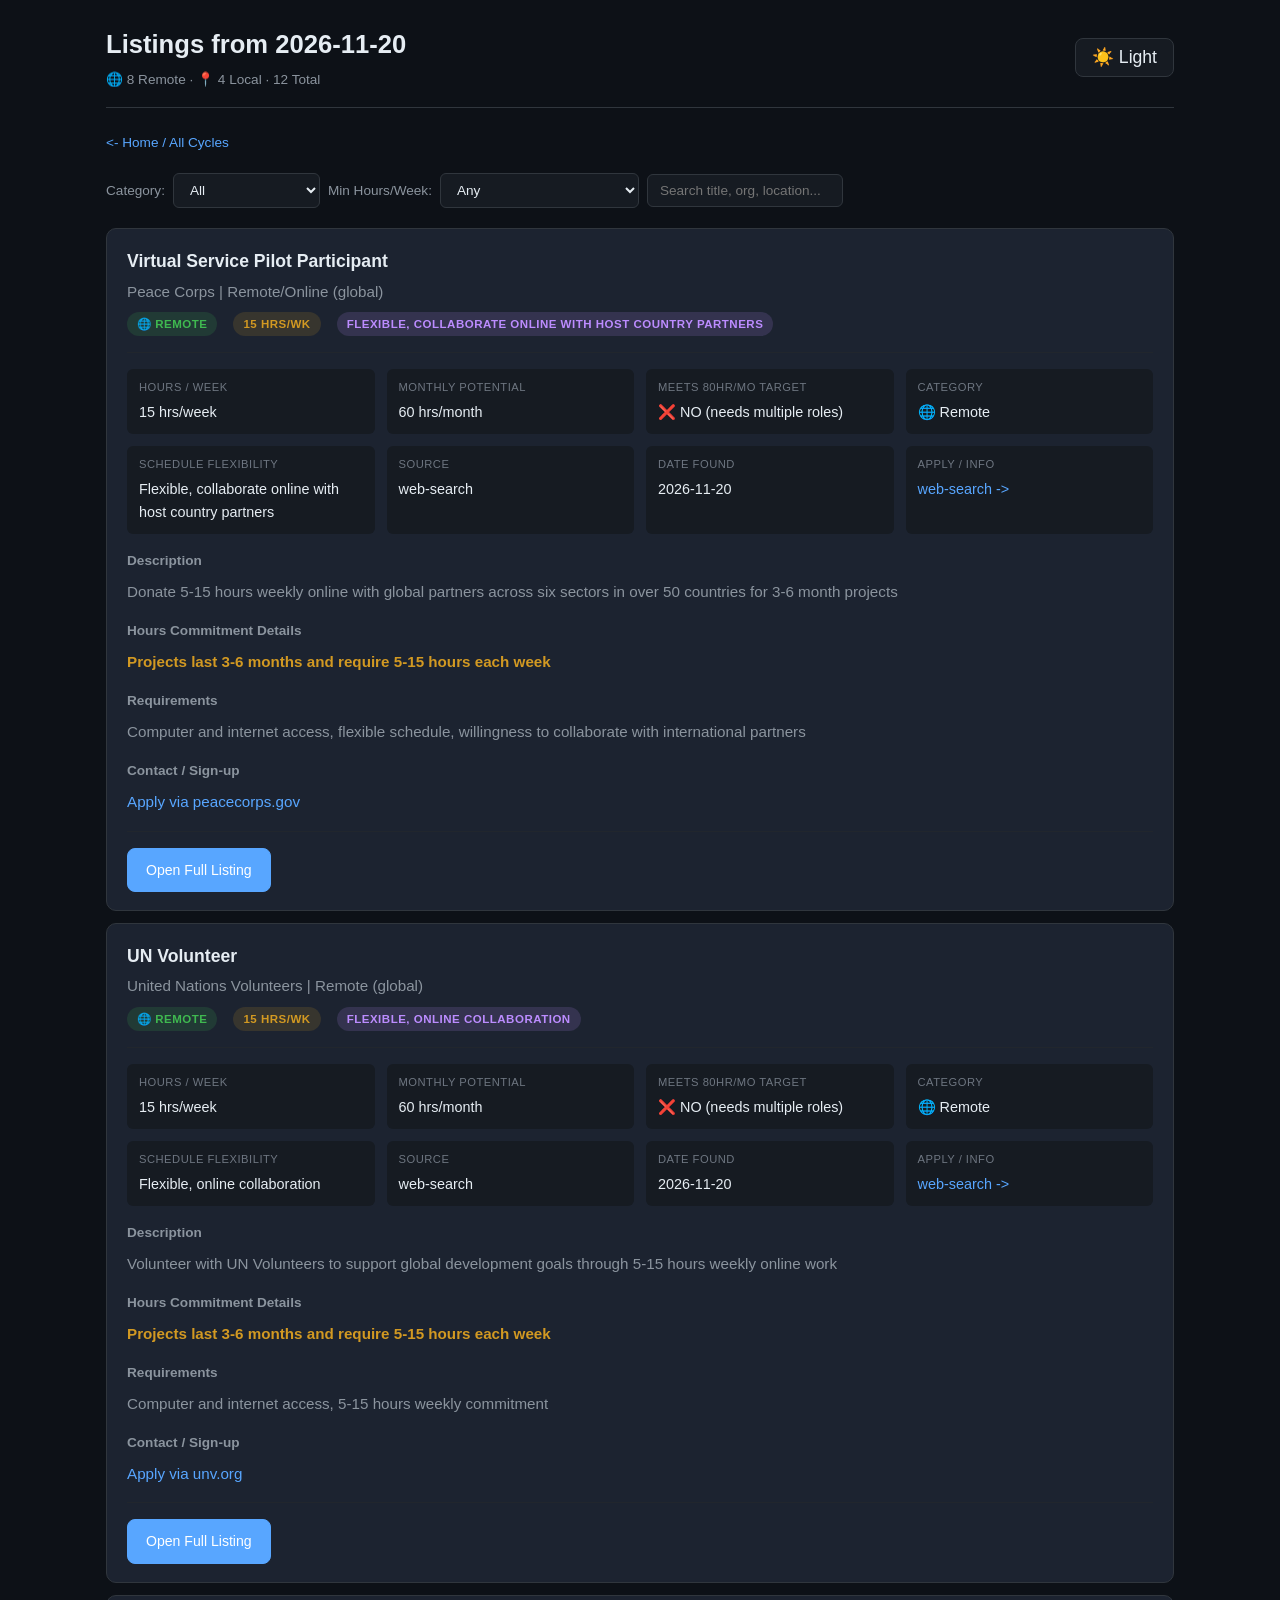
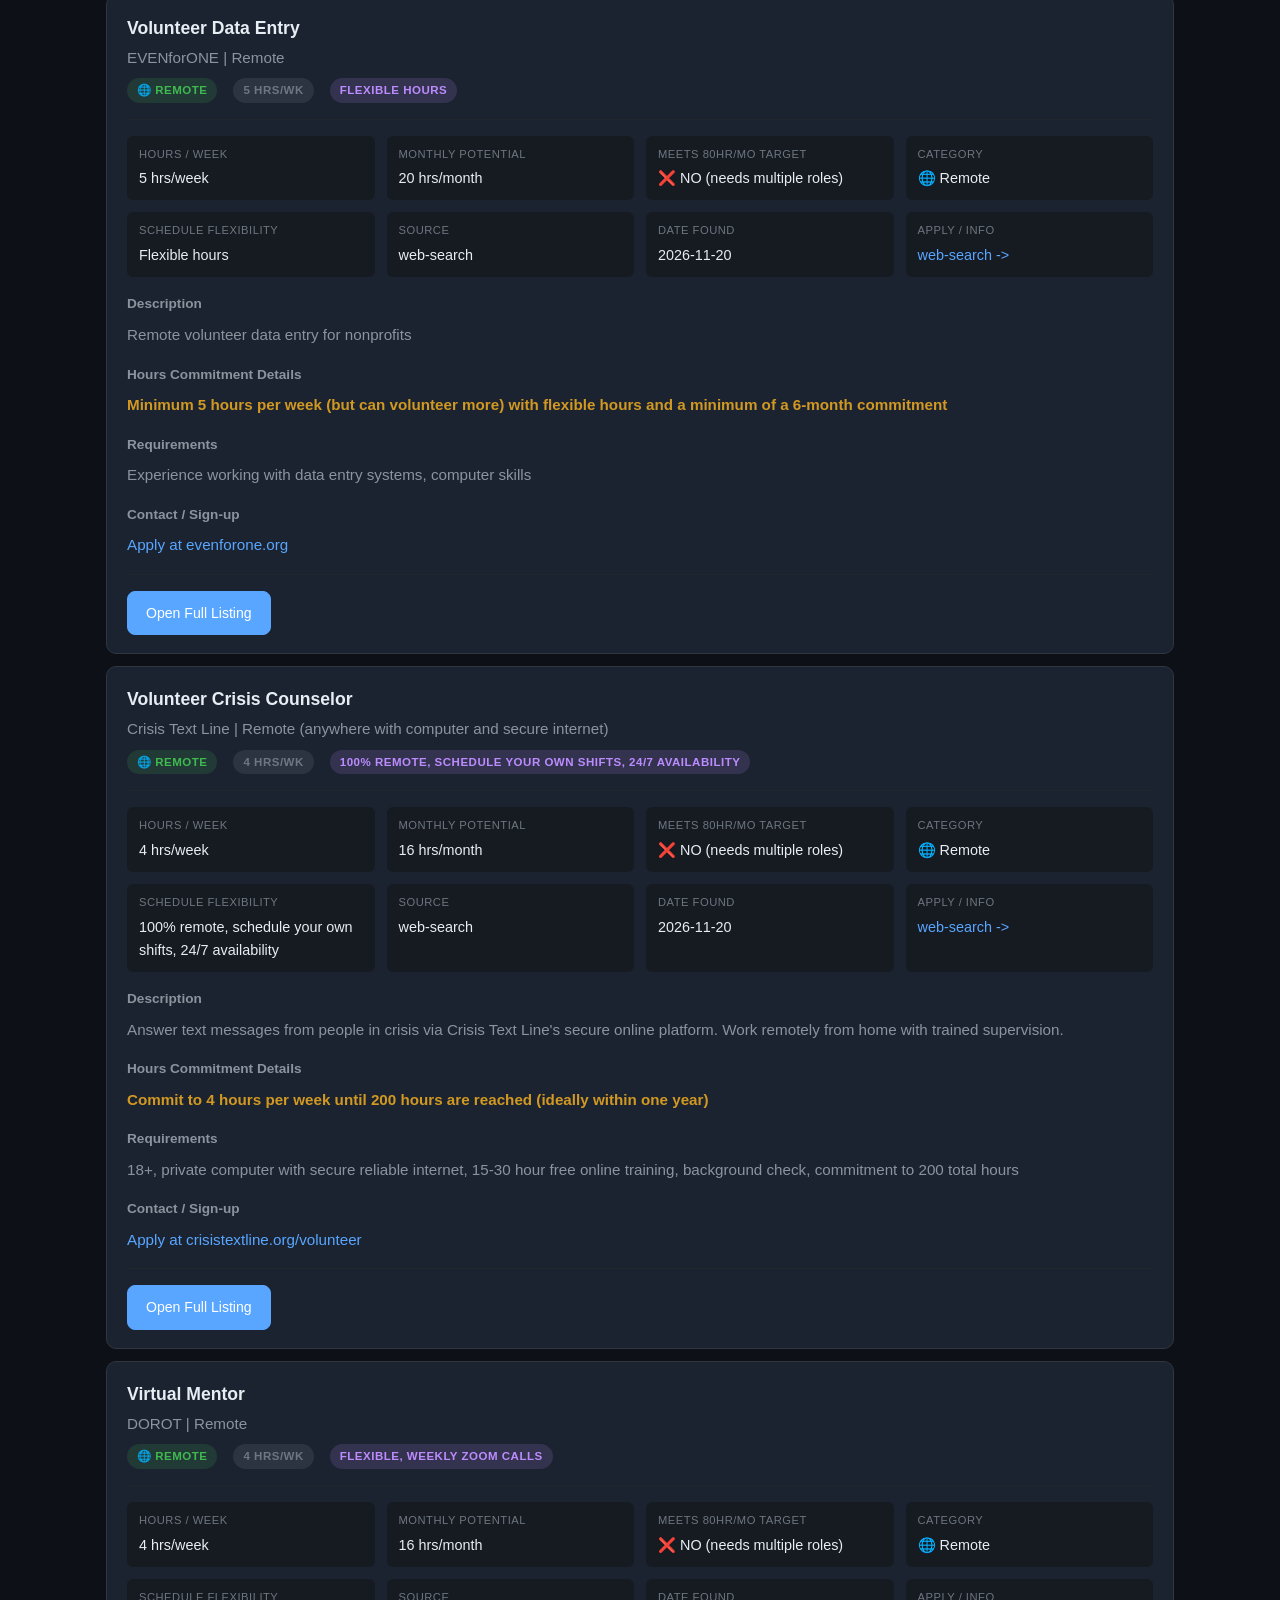
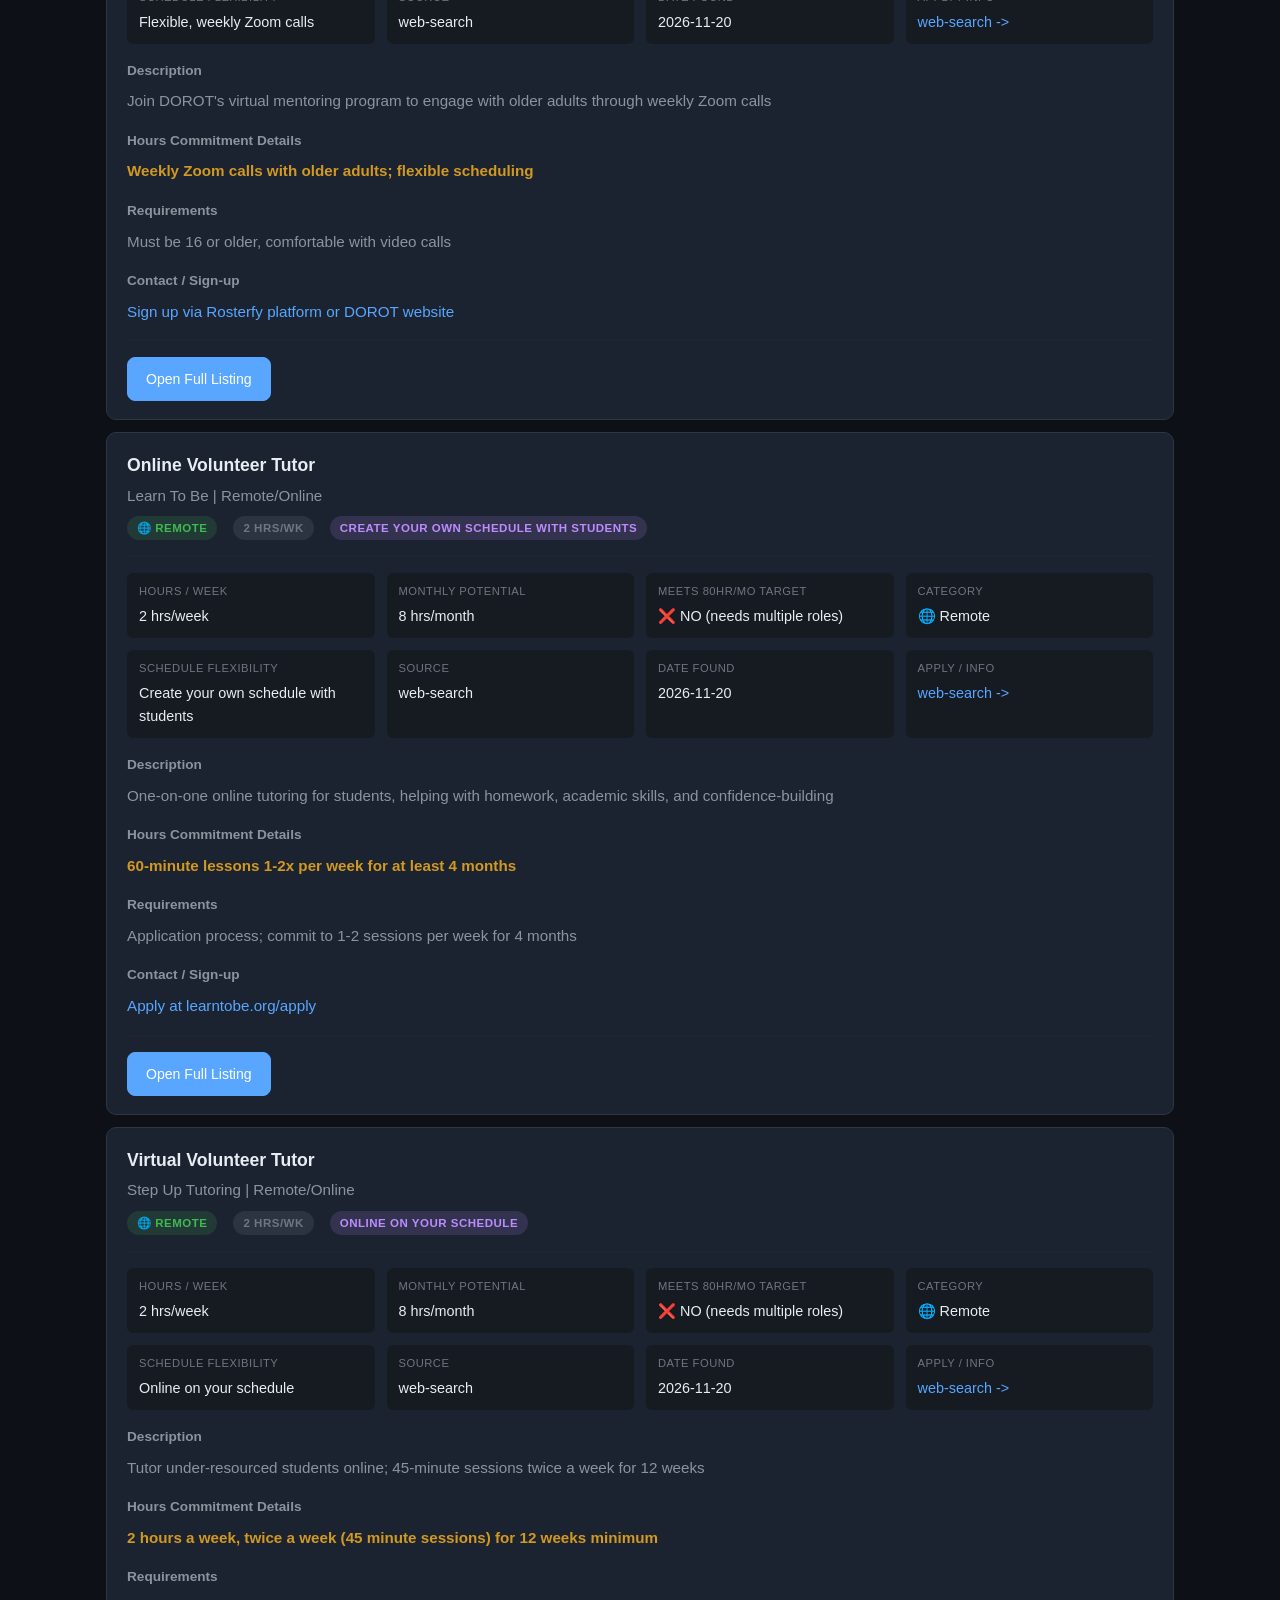
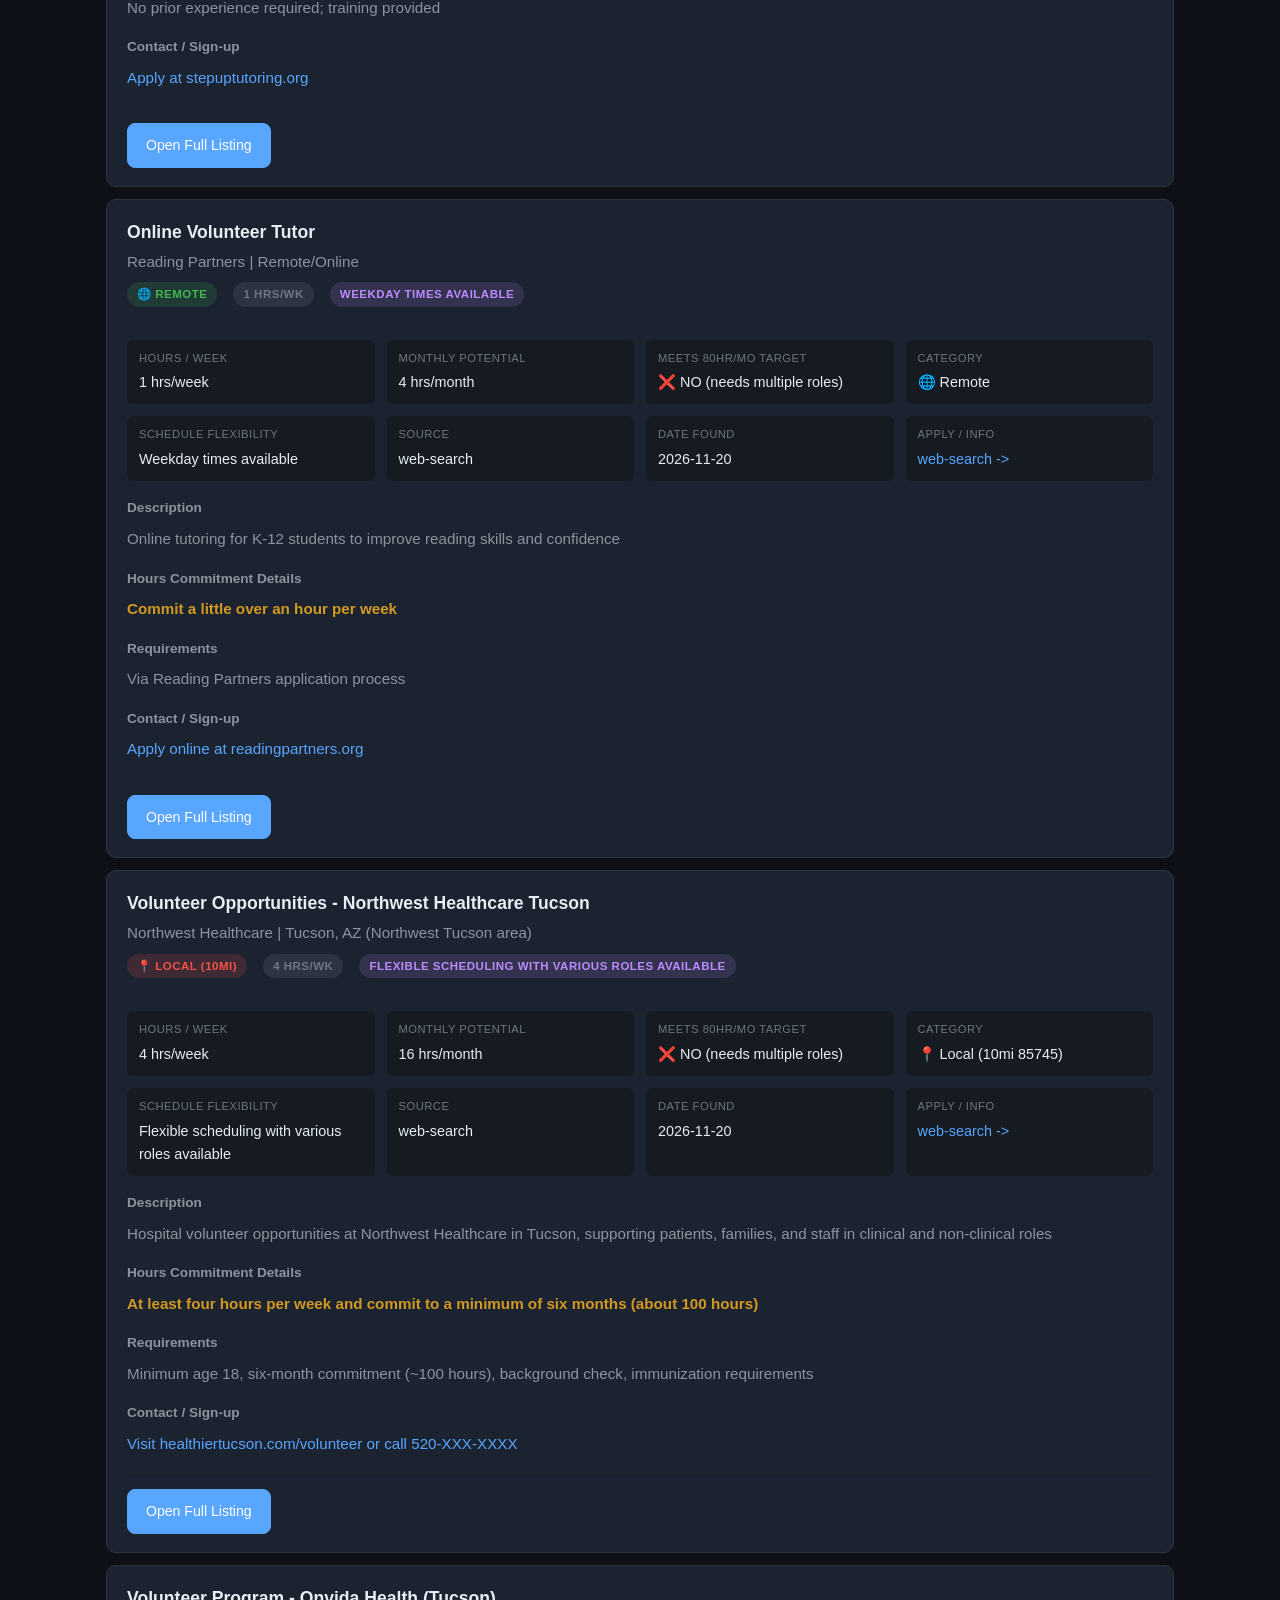
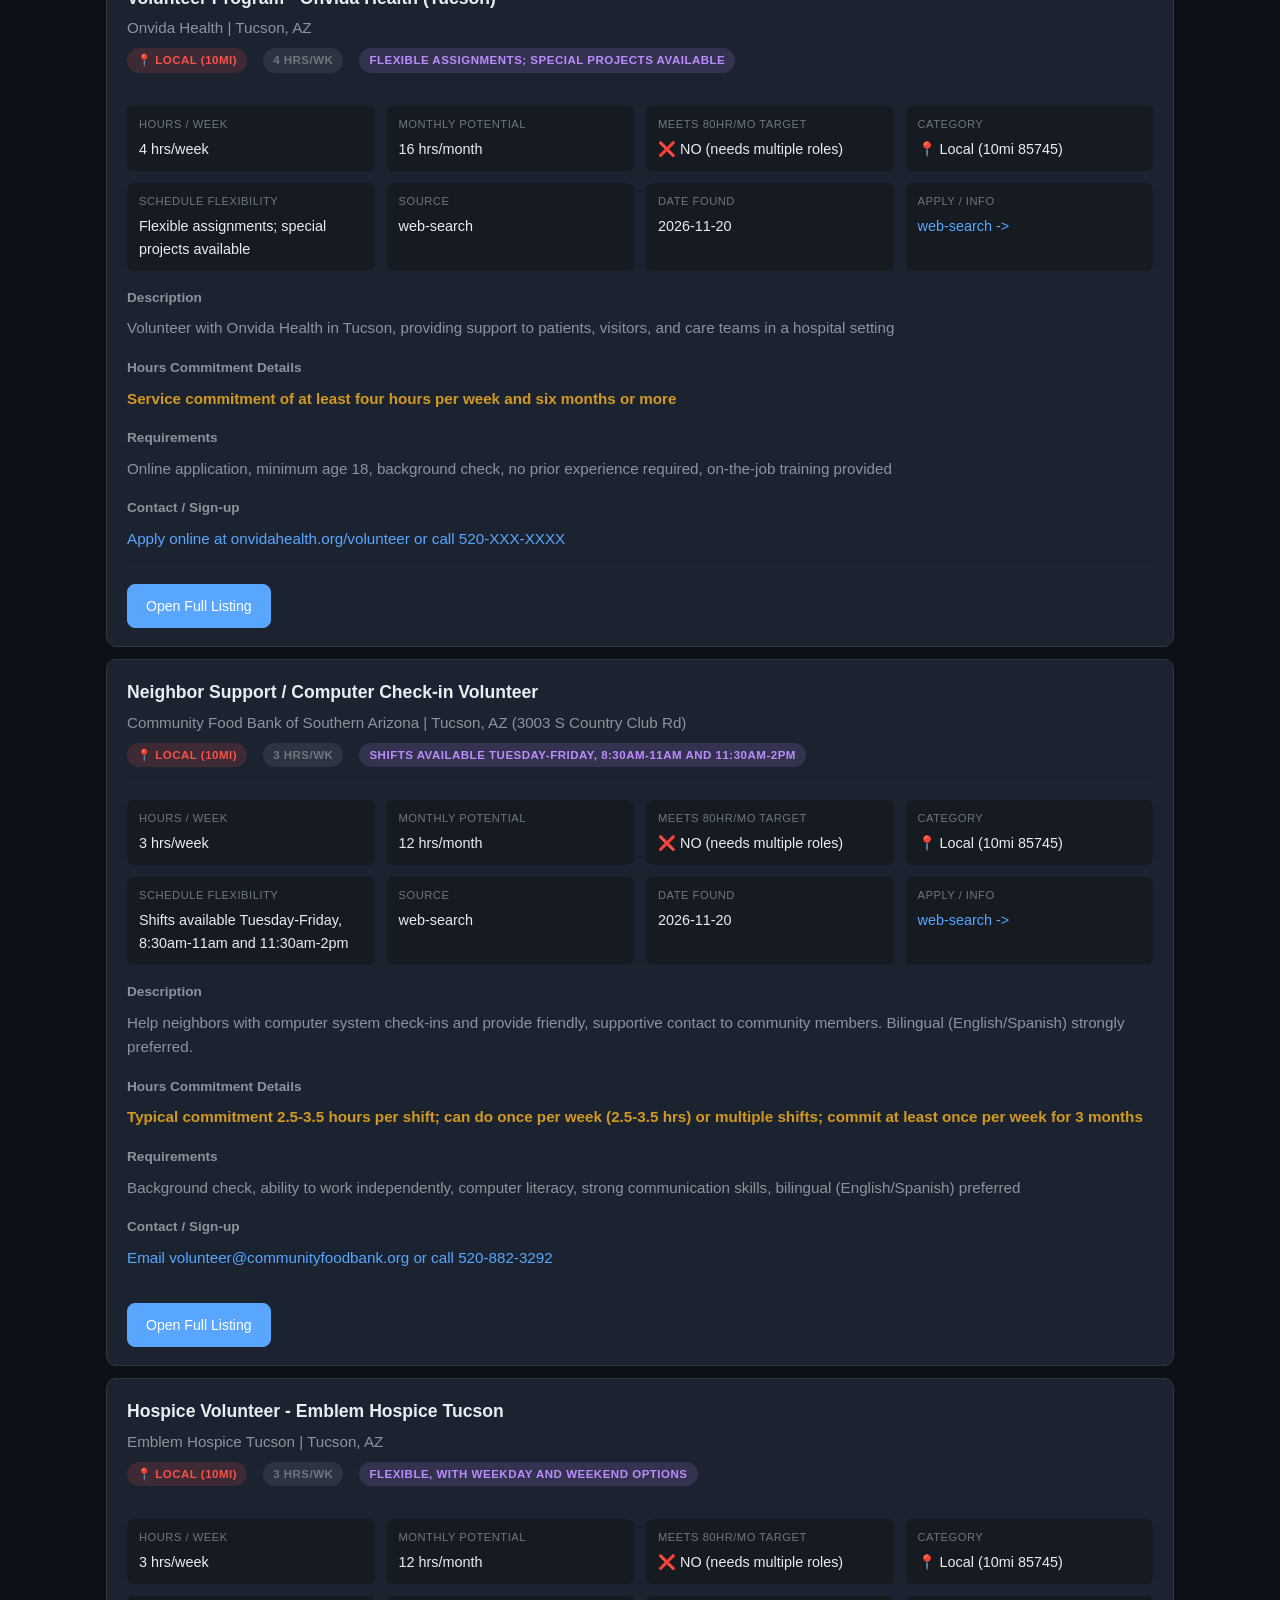
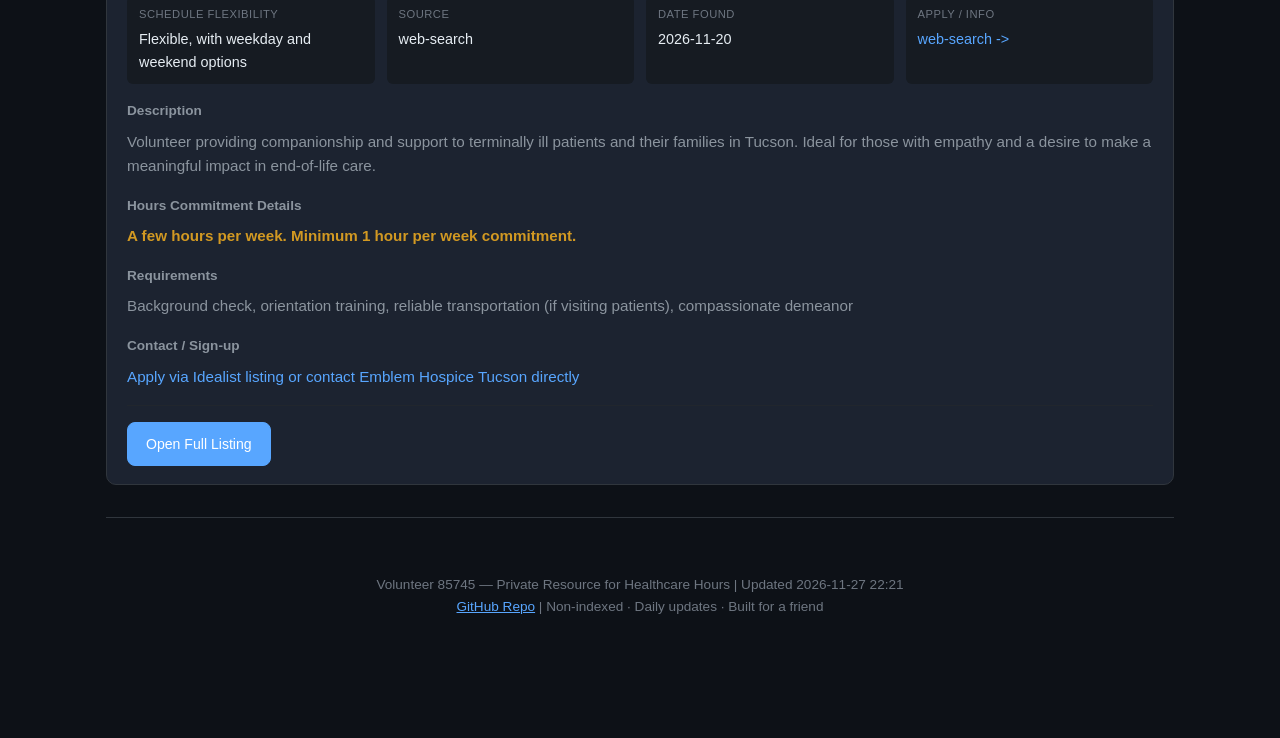
<file: cycle-2026-11-20.html>
<!DOCTYPE html>
<html lang="en">
<head>
<meta charset="UTF-8">
<meta name="viewport" content="width=device-width, initial-scale=1.0">
<meta name="robots" content="noindex, nofollow">
<meta name="description" content="Volunteer opportunities near Tucson 85745 + Remote — 20hrs/week, 80hrs/month for healthcare">
<title>Volunteer Listings — 2026-11-20 — Volunteer 85745</title>
<link rel="icon" type="image/svg+xml" href="assets/favicon.svg">
<link rel="stylesheet" href="assets/style.css">
<script src="assets/main.js" defer></script>
</head>
<body>
<header>
  <div>
    <h1>Listings from 2026-11-20</h1>
    <div class="subtitle">🌐 8 Remote · 📍 4 Local · 12 Total</div>
  </div>
  <button class="theme-toggle" id="themeToggle">Light</button>
</header>

<div class="breadcrumb">
  <a href="index.html"><- Home / All Cycles</a>
</div>

<div class="filter-bar">
  <label>Category:</label>
  <select id="catFilter">
    <option value="all">All</option>
    <option value="remote">🌐 Remote Only</option>
    <option value="local">📍 Local Only</option>
  </select>
  <label>Min Hours/Week:</label>
  <select id="hoursFilter">
    <option value="0">Any</option>
    <option value="20">≥20 (Meets 80/mo target)</option>
    <option value="10">≥10</option>
    <option value="5">≥5</option>
  </select>
  <input type="text" id="searchFilter" placeholder="Search title, org, location...">
</div>
<div class="lead-list">

<div class="lead-card" data-category="remote" data-hours="15">
  <div class="lead-card-header">
    <div>
      <h3>Virtual Service Pilot Participant</h3>
      <div class="company">Peace Corps | Remote/Online (global)</div>
      <div class="meta"><span class="badge badge-remote">🌐 REMOTE</span> <span class="badge badge-hours-mid">15 hrs/wk</span> <span class="badge badge-flex">Flexible, collaborate online with host country partners</span></div>
    </div>
  </div>
  <div class="lead-details">
    <div class="lead-details-grid">
      <div class="lead-detail-item">
        <div class="label">Hours / Week</div>
        <div class="value">15 hrs/week</div>
      </div>
      <div class="lead-detail-item">
        <div class="label">Monthly Potential</div>
        <div class="value">60 hrs/month</div>
      </div>
      <div class="lead-detail-item">
        <div class="label">Meets 80hr/mo Target</div>
        <div class="value">❌ NO (needs multiple roles)</div>
      </div>
      <div class="lead-detail-item">
        <div class="label">Category</div>
        <div class="value">🌐 Remote</div>
      </div>
      <div class="lead-detail-item">
        <div class="label">Schedule Flexibility</div>
        <div class="value">Flexible, collaborate online with host country partners</div>
      </div>
      <div class="lead-detail-item">
        <div class="label">Source</div>
        <div class="value">web-search</div>
      </div>
      <div class="lead-detail-item">
        <div class="label">Date Found</div>
        <div class="value">2026-11-20</div>
      </div>
      <div class="lead-detail-item">
        <div class="label">Apply / Info</div>
        <div class="value"><a href="https://www.peacecorps.gov/ways-to-serve/serve-with-us/virtual-service-pilot" target="_blank" rel="noopener noreferrer">web-search -></a></div>
      </div>
    </div>
    
    <div class="details-section"><div class="details-section-title">Description</div><p style="font-size:0.95rem;color:var(--text-secondary);">Donate 5-15 hours weekly online with global partners across six sectors in over 50 countries for 3-6 month projects</p></div>
    <div class="details-section"><div class="details-section-title">Hours Commitment Details</div><p style="font-size:0.95rem;color:var(--yellow);font-weight:600;">Projects last 3-6 months and require 5-15 hours each week</p></div>
    <div class="details-section"><div class="details-section-title">Requirements</div><p style="font-size:0.95rem;color:var(--text-secondary);">Computer and internet access, flexible schedule, willingness to collaborate with international partners</p></div>
    <div class="details-section"><div class="details-section-title">Contact / Sign-up</div><p style="font-size:0.95rem;color:var(--accent);">Apply via peacecorps.gov</p></div>
    
    <div class="action-bar">
      <a href="https://www.peacecorps.gov/ways-to-serve/serve-with-us/virtual-service-pilot" target="_blank" rel="noopener noreferrer" class="action-btn primary">Open Full Listing</a>
    </div>
  </div>
</div>

<div class="lead-card" data-category="remote" data-hours="15">
  <div class="lead-card-header">
    <div>
      <h3>UN Volunteer</h3>
      <div class="company">United Nations Volunteers | Remote (global)</div>
      <div class="meta"><span class="badge badge-remote">🌐 REMOTE</span> <span class="badge badge-hours-mid">15 hrs/wk</span> <span class="badge badge-flex">Flexible, online collaboration</span></div>
    </div>
  </div>
  <div class="lead-details">
    <div class="lead-details-grid">
      <div class="lead-detail-item">
        <div class="label">Hours / Week</div>
        <div class="value">15 hrs/week</div>
      </div>
      <div class="lead-detail-item">
        <div class="label">Monthly Potential</div>
        <div class="value">60 hrs/month</div>
      </div>
      <div class="lead-detail-item">
        <div class="label">Meets 80hr/mo Target</div>
        <div class="value">❌ NO (needs multiple roles)</div>
      </div>
      <div class="lead-detail-item">
        <div class="label">Category</div>
        <div class="value">🌐 Remote</div>
      </div>
      <div class="lead-detail-item">
        <div class="label">Schedule Flexibility</div>
        <div class="value">Flexible, online collaboration</div>
      </div>
      <div class="lead-detail-item">
        <div class="label">Source</div>
        <div class="value">web-search</div>
      </div>
      <div class="lead-detail-item">
        <div class="label">Date Found</div>
        <div class="value">2026-11-20</div>
      </div>
      <div class="lead-detail-item">
        <div class="label">Apply / Info</div>
        <div class="value"><a href="https://www.unv.org/" target="_blank" rel="noopener noreferrer">web-search -></a></div>
      </div>
    </div>
    
    <div class="details-section"><div class="details-section-title">Description</div><p style="font-size:0.95rem;color:var(--text-secondary);">Volunteer with UN Volunteers to support global development goals through 5-15 hours weekly online work</p></div>
    <div class="details-section"><div class="details-section-title">Hours Commitment Details</div><p style="font-size:0.95rem;color:var(--yellow);font-weight:600;">Projects last 3-6 months and require 5-15 hours each week</p></div>
    <div class="details-section"><div class="details-section-title">Requirements</div><p style="font-size:0.95rem;color:var(--text-secondary);">Computer and internet access, 5-15 hours weekly commitment</p></div>
    <div class="details-section"><div class="details-section-title">Contact / Sign-up</div><p style="font-size:0.95rem;color:var(--accent);">Apply via unv.org</p></div>
    
    <div class="action-bar">
      <a href="https://www.unv.org/" target="_blank" rel="noopener noreferrer" class="action-btn primary">Open Full Listing</a>
    </div>
  </div>
</div>

<div class="lead-card" data-category="remote" data-hours="5">
  <div class="lead-card-header">
    <div>
      <h3>Volunteer Data Entry</h3>
      <div class="company">EVENforONE | Remote</div>
      <div class="meta"><span class="badge badge-remote">🌐 REMOTE</span> <span class="badge badge-hours-low">5 hrs/wk</span> <span class="badge badge-flex">Flexible hours</span></div>
    </div>
  </div>
  <div class="lead-details">
    <div class="lead-details-grid">
      <div class="lead-detail-item">
        <div class="label">Hours / Week</div>
        <div class="value">5 hrs/week</div>
      </div>
      <div class="lead-detail-item">
        <div class="label">Monthly Potential</div>
        <div class="value">20 hrs/month</div>
      </div>
      <div class="lead-detail-item">
        <div class="label">Meets 80hr/mo Target</div>
        <div class="value">❌ NO (needs multiple roles)</div>
      </div>
      <div class="lead-detail-item">
        <div class="label">Category</div>
        <div class="value">🌐 Remote</div>
      </div>
      <div class="lead-detail-item">
        <div class="label">Schedule Flexibility</div>
        <div class="value">Flexible hours</div>
      </div>
      <div class="lead-detail-item">
        <div class="label">Source</div>
        <div class="value">web-search</div>
      </div>
      <div class="lead-detail-item">
        <div class="label">Date Found</div>
        <div class="value">2026-11-20</div>
      </div>
      <div class="lead-detail-item">
        <div class="label">Apply / Info</div>
        <div class="value"><a href="https://www.evenforone.org/volunteer-data-entry" target="_blank" rel="noopener noreferrer">web-search -></a></div>
      </div>
    </div>
    
    <div class="details-section"><div class="details-section-title">Description</div><p style="font-size:0.95rem;color:var(--text-secondary);">Remote volunteer data entry for nonprofits</p></div>
    <div class="details-section"><div class="details-section-title">Hours Commitment Details</div><p style="font-size:0.95rem;color:var(--yellow);font-weight:600;">Minimum 5 hours per week (but can volunteer more) with flexible hours and a minimum of a 6-month commitment</p></div>
    <div class="details-section"><div class="details-section-title">Requirements</div><p style="font-size:0.95rem;color:var(--text-secondary);">Experience working with data entry systems, computer skills</p></div>
    <div class="details-section"><div class="details-section-title">Contact / Sign-up</div><p style="font-size:0.95rem;color:var(--accent);">Apply at evenforone.org</p></div>
    
    <div class="action-bar">
      <a href="https://www.evenforone.org/volunteer-data-entry" target="_blank" rel="noopener noreferrer" class="action-btn primary">Open Full Listing</a>
    </div>
  </div>
</div>

<div class="lead-card" data-category="remote" data-hours="4">
  <div class="lead-card-header">
    <div>
      <h3>Volunteer Crisis Counselor</h3>
      <div class="company">Crisis Text Line | Remote (anywhere with computer and secure internet)</div>
      <div class="meta"><span class="badge badge-remote">🌐 REMOTE</span> <span class="badge badge-hours-low">4 hrs/wk</span> <span class="badge badge-flex">100% remote, schedule your own shifts, 24/7 availability</span></div>
    </div>
  </div>
  <div class="lead-details">
    <div class="lead-details-grid">
      <div class="lead-detail-item">
        <div class="label">Hours / Week</div>
        <div class="value">4 hrs/week</div>
      </div>
      <div class="lead-detail-item">
        <div class="label">Monthly Potential</div>
        <div class="value">16 hrs/month</div>
      </div>
      <div class="lead-detail-item">
        <div class="label">Meets 80hr/mo Target</div>
        <div class="value">❌ NO (needs multiple roles)</div>
      </div>
      <div class="lead-detail-item">
        <div class="label">Category</div>
        <div class="value">🌐 Remote</div>
      </div>
      <div class="lead-detail-item">
        <div class="label">Schedule Flexibility</div>
        <div class="value">100% remote, schedule your own shifts, 24/7 availability</div>
      </div>
      <div class="lead-detail-item">
        <div class="label">Source</div>
        <div class="value">web-search</div>
      </div>
      <div class="lead-detail-item">
        <div class="label">Date Found</div>
        <div class="value">2026-11-20</div>
      </div>
      <div class="lead-detail-item">
        <div class="label">Apply / Info</div>
        <div class="value"><a href="https://www.crisistextline.org/volunteer" target="_blank" rel="noopener noreferrer">web-search -></a></div>
      </div>
    </div>
    
    <div class="details-section"><div class="details-section-title">Description</div><p style="font-size:0.95rem;color:var(--text-secondary);">Answer text messages from people in crisis via Crisis Text Line&#x27;s secure online platform. Work remotely from home with trained supervision.</p></div>
    <div class="details-section"><div class="details-section-title">Hours Commitment Details</div><p style="font-size:0.95rem;color:var(--yellow);font-weight:600;">Commit to 4 hours per week until 200 hours are reached (ideally within one year)</p></div>
    <div class="details-section"><div class="details-section-title">Requirements</div><p style="font-size:0.95rem;color:var(--text-secondary);">18+, private computer with secure reliable internet, 15-30 hour free online training, background check, commitment to 200 total hours</p></div>
    <div class="details-section"><div class="details-section-title">Contact / Sign-up</div><p style="font-size:0.95rem;color:var(--accent);">Apply at crisistextline.org/volunteer</p></div>
    
    <div class="action-bar">
      <a href="https://www.crisistextline.org/volunteer" target="_blank" rel="noopener noreferrer" class="action-btn primary">Open Full Listing</a>
    </div>
  </div>
</div>

<div class="lead-card" data-category="remote" data-hours="4">
  <div class="lead-card-header">
    <div>
      <h3>Virtual Mentor</h3>
      <div class="company">DOROT | Remote</div>
      <div class="meta"><span class="badge badge-remote">🌐 REMOTE</span> <span class="badge badge-hours-low">4 hrs/wk</span> <span class="badge badge-flex">Flexible, weekly Zoom calls</span></div>
    </div>
  </div>
  <div class="lead-details">
    <div class="lead-details-grid">
      <div class="lead-detail-item">
        <div class="label">Hours / Week</div>
        <div class="value">4 hrs/week</div>
      </div>
      <div class="lead-detail-item">
        <div class="label">Monthly Potential</div>
        <div class="value">16 hrs/month</div>
      </div>
      <div class="lead-detail-item">
        <div class="label">Meets 80hr/mo Target</div>
        <div class="value">❌ NO (needs multiple roles)</div>
      </div>
      <div class="lead-detail-item">
        <div class="label">Category</div>
        <div class="value">🌐 Remote</div>
      </div>
      <div class="lead-detail-item">
        <div class="label">Schedule Flexibility</div>
        <div class="value">Flexible, weekly Zoom calls</div>
      </div>
      <div class="lead-detail-item">
        <div class="label">Source</div>
        <div class="value">web-search</div>
      </div>
      <div class="lead-detail-item">
        <div class="label">Date Found</div>
        <div class="value">2026-11-20</div>
      </div>
      <div class="lead-detail-item">
        <div class="label">Apply / Info</div>
        <div class="value"><a href="https://www.rosterfy.com/resources-hub/blog/top-22-virtual-volunteer-opportunities-you-can-do-from-home" target="_blank" rel="noopener noreferrer">web-search -></a></div>
      </div>
    </div>
    
    <div class="details-section"><div class="details-section-title">Description</div><p style="font-size:0.95rem;color:var(--text-secondary);">Join DOROT&#x27;s virtual mentoring program to engage with older adults through weekly Zoom calls</p></div>
    <div class="details-section"><div class="details-section-title">Hours Commitment Details</div><p style="font-size:0.95rem;color:var(--yellow);font-weight:600;">Weekly Zoom calls with older adults; flexible scheduling</p></div>
    <div class="details-section"><div class="details-section-title">Requirements</div><p style="font-size:0.95rem;color:var(--text-secondary);">Must be 16 or older, comfortable with video calls</p></div>
    <div class="details-section"><div class="details-section-title">Contact / Sign-up</div><p style="font-size:0.95rem;color:var(--accent);">Sign up via Rosterfy platform or DOROT website</p></div>
    
    <div class="action-bar">
      <a href="https://www.rosterfy.com/resources-hub/blog/top-22-virtual-volunteer-opportunities-you-can-do-from-home" target="_blank" rel="noopener noreferrer" class="action-btn primary">Open Full Listing</a>
    </div>
  </div>
</div>

<div class="lead-card" data-category="remote" data-hours="2">
  <div class="lead-card-header">
    <div>
      <h3>Online Volunteer Tutor</h3>
      <div class="company">Learn To Be | Remote/Online</div>
      <div class="meta"><span class="badge badge-remote">🌐 REMOTE</span> <span class="badge badge-hours-low">2 hrs/wk</span> <span class="badge badge-flex">Create your own schedule with students</span></div>
    </div>
  </div>
  <div class="lead-details">
    <div class="lead-details-grid">
      <div class="lead-detail-item">
        <div class="label">Hours / Week</div>
        <div class="value">2 hrs/week</div>
      </div>
      <div class="lead-detail-item">
        <div class="label">Monthly Potential</div>
        <div class="value">8 hrs/month</div>
      </div>
      <div class="lead-detail-item">
        <div class="label">Meets 80hr/mo Target</div>
        <div class="value">❌ NO (needs multiple roles)</div>
      </div>
      <div class="lead-detail-item">
        <div class="label">Category</div>
        <div class="value">🌐 Remote</div>
      </div>
      <div class="lead-detail-item">
        <div class="label">Schedule Flexibility</div>
        <div class="value">Create your own schedule with students</div>
      </div>
      <div class="lead-detail-item">
        <div class="label">Source</div>
        <div class="value">web-search</div>
      </div>
      <div class="lead-detail-item">
        <div class="label">Date Found</div>
        <div class="value">2026-11-20</div>
      </div>
      <div class="lead-detail-item">
        <div class="label">Apply / Info</div>
        <div class="value"><a href="https://www.learntobe.org/apply" target="_blank" rel="noopener noreferrer">web-search -></a></div>
      </div>
    </div>
    
    <div class="details-section"><div class="details-section-title">Description</div><p style="font-size:0.95rem;color:var(--text-secondary);">One-on-one online tutoring for students, helping with homework, academic skills, and confidence-building</p></div>
    <div class="details-section"><div class="details-section-title">Hours Commitment Details</div><p style="font-size:0.95rem;color:var(--yellow);font-weight:600;">60-minute lessons 1-2x per week for at least 4 months</p></div>
    <div class="details-section"><div class="details-section-title">Requirements</div><p style="font-size:0.95rem;color:var(--text-secondary);">Application process; commit to 1-2 sessions per week for 4 months</p></div>
    <div class="details-section"><div class="details-section-title">Contact / Sign-up</div><p style="font-size:0.95rem;color:var(--accent);">Apply at learntobe.org/apply</p></div>
    
    <div class="action-bar">
      <a href="https://www.learntobe.org/apply" target="_blank" rel="noopener noreferrer" class="action-btn primary">Open Full Listing</a>
    </div>
  </div>
</div>

<div class="lead-card" data-category="remote" data-hours="2">
  <div class="lead-card-header">
    <div>
      <h3>Virtual Volunteer Tutor</h3>
      <div class="company">Step Up Tutoring | Remote/Online</div>
      <div class="meta"><span class="badge badge-remote">🌐 REMOTE</span> <span class="badge badge-hours-low">2 hrs/wk</span> <span class="badge badge-flex">Online on your schedule</span></div>
    </div>
  </div>
  <div class="lead-details">
    <div class="lead-details-grid">
      <div class="lead-detail-item">
        <div class="label">Hours / Week</div>
        <div class="value">2 hrs/week</div>
      </div>
      <div class="lead-detail-item">
        <div class="label">Monthly Potential</div>
        <div class="value">8 hrs/month</div>
      </div>
      <div class="lead-detail-item">
        <div class="label">Meets 80hr/mo Target</div>
        <div class="value">❌ NO (needs multiple roles)</div>
      </div>
      <div class="lead-detail-item">
        <div class="label">Category</div>
        <div class="value">🌐 Remote</div>
      </div>
      <div class="lead-detail-item">
        <div class="label">Schedule Flexibility</div>
        <div class="value">Online on your schedule</div>
      </div>
      <div class="lead-detail-item">
        <div class="label">Source</div>
        <div class="value">web-search</div>
      </div>
      <div class="lead-detail-item">
        <div class="label">Date Found</div>
        <div class="value">2026-11-20</div>
      </div>
      <div class="lead-detail-item">
        <div class="label">Apply / Info</div>
        <div class="value"><a href="https://www.stepuptutoring.org/tutor-application" target="_blank" rel="noopener noreferrer">web-search -></a></div>
      </div>
    </div>
    
    <div class="details-section"><div class="details-section-title">Description</div><p style="font-size:0.95rem;color:var(--text-secondary);">Tutor under-resourced students online; 45-minute sessions twice a week for 12 weeks</p></div>
    <div class="details-section"><div class="details-section-title">Hours Commitment Details</div><p style="font-size:0.95rem;color:var(--yellow);font-weight:600;">2 hours a week, twice a week (45 minute sessions) for 12 weeks minimum</p></div>
    <div class="details-section"><div class="details-section-title">Requirements</div><p style="font-size:0.95rem;color:var(--text-secondary);">No prior experience required; training provided</p></div>
    <div class="details-section"><div class="details-section-title">Contact / Sign-up</div><p style="font-size:0.95rem;color:var(--accent);">Apply at stepuptutoring.org</p></div>
    
    <div class="action-bar">
      <a href="https://www.stepuptutoring.org/tutor-application" target="_blank" rel="noopener noreferrer" class="action-btn primary">Open Full Listing</a>
    </div>
  </div>
</div>

<div class="lead-card" data-category="remote" data-hours="1">
  <div class="lead-card-header">
    <div>
      <h3>Online Volunteer Tutor</h3>
      <div class="company">Reading Partners | Remote/Online</div>
      <div class="meta"><span class="badge badge-remote">🌐 REMOTE</span> <span class="badge badge-hours-low">1 hrs/wk</span> <span class="badge badge-flex">Weekday times available</span></div>
    </div>
  </div>
  <div class="lead-details">
    <div class="lead-details-grid">
      <div class="lead-detail-item">
        <div class="label">Hours / Week</div>
        <div class="value">1 hrs/week</div>
      </div>
      <div class="lead-detail-item">
        <div class="label">Monthly Potential</div>
        <div class="value">4 hrs/month</div>
      </div>
      <div class="lead-detail-item">
        <div class="label">Meets 80hr/mo Target</div>
        <div class="value">❌ NO (needs multiple roles)</div>
      </div>
      <div class="lead-detail-item">
        <div class="label">Category</div>
        <div class="value">🌐 Remote</div>
      </div>
      <div class="lead-detail-item">
        <div class="label">Schedule Flexibility</div>
        <div class="value">Weekday times available</div>
      </div>
      <div class="lead-detail-item">
        <div class="label">Source</div>
        <div class="value">web-search</div>
      </div>
      <div class="lead-detail-item">
        <div class="label">Date Found</div>
        <div class="value">2026-11-20</div>
      </div>
      <div class="lead-detail-item">
        <div class="label">Apply / Info</div>
        <div class="value"><a href="https://readingpartners.org/volunteer-online-with-reading-partners" target="_blank" rel="noopener noreferrer">web-search -></a></div>
      </div>
    </div>
    
    <div class="details-section"><div class="details-section-title">Description</div><p style="font-size:0.95rem;color:var(--text-secondary);">Online tutoring for K-12 students to improve reading skills and confidence</p></div>
    <div class="details-section"><div class="details-section-title">Hours Commitment Details</div><p style="font-size:0.95rem;color:var(--yellow);font-weight:600;">Commit a little over an hour per week</p></div>
    <div class="details-section"><div class="details-section-title">Requirements</div><p style="font-size:0.95rem;color:var(--text-secondary);">Via Reading Partners application process</p></div>
    <div class="details-section"><div class="details-section-title">Contact / Sign-up</div><p style="font-size:0.95rem;color:var(--accent);">Apply online at readingpartners.org</p></div>
    
    <div class="action-bar">
      <a href="https://readingpartners.org/volunteer-online-with-reading-partners" target="_blank" rel="noopener noreferrer" class="action-btn primary">Open Full Listing</a>
    </div>
  </div>
</div>

<div class="lead-card" data-category="local" data-hours="4">
  <div class="lead-card-header">
    <div>
      <h3>Volunteer Opportunities - Northwest Healthcare Tucson</h3>
      <div class="company">Northwest Healthcare | Tucson, AZ (Northwest Tucson area)</div>
      <div class="meta"><span class="badge badge-local">📍 LOCAL (10mi)</span> <span class="badge badge-hours-low">4 hrs/wk</span> <span class="badge badge-flex">Flexible scheduling with various roles available</span></div>
    </div>
  </div>
  <div class="lead-details">
    <div class="lead-details-grid">
      <div class="lead-detail-item">
        <div class="label">Hours / Week</div>
        <div class="value">4 hrs/week</div>
      </div>
      <div class="lead-detail-item">
        <div class="label">Monthly Potential</div>
        <div class="value">16 hrs/month</div>
      </div>
      <div class="lead-detail-item">
        <div class="label">Meets 80hr/mo Target</div>
        <div class="value">❌ NO (needs multiple roles)</div>
      </div>
      <div class="lead-detail-item">
        <div class="label">Category</div>
        <div class="value">📍 Local (10mi 85745)</div>
      </div>
      <div class="lead-detail-item">
        <div class="label">Schedule Flexibility</div>
        <div class="value">Flexible scheduling with various roles available</div>
      </div>
      <div class="lead-detail-item">
        <div class="label">Source</div>
        <div class="value">web-search</div>
      </div>
      <div class="lead-detail-item">
        <div class="label">Date Found</div>
        <div class="value">2026-11-20</div>
      </div>
      <div class="lead-detail-item">
        <div class="label">Apply / Info</div>
        <div class="value"><a href="https://www.healthiertucson.com/volunteer-opportunities" target="_blank" rel="noopener noreferrer">web-search -></a></div>
      </div>
    </div>
    
    <div class="details-section"><div class="details-section-title">Description</div><p style="font-size:0.95rem;color:var(--text-secondary);">Hospital volunteer opportunities at Northwest Healthcare in Tucson, supporting patients, families, and staff in clinical and non-clinical roles</p></div>
    <div class="details-section"><div class="details-section-title">Hours Commitment Details</div><p style="font-size:0.95rem;color:var(--yellow);font-weight:600;">At least four hours per week and commit to a minimum of six months (about 100 hours)</p></div>
    <div class="details-section"><div class="details-section-title">Requirements</div><p style="font-size:0.95rem;color:var(--text-secondary);">Minimum age 18, six-month commitment (~100 hours), background check, immunization requirements</p></div>
    <div class="details-section"><div class="details-section-title">Contact / Sign-up</div><p style="font-size:0.95rem;color:var(--accent);">Visit healthiertucson.com/volunteer or call 520-XXX-XXXX</p></div>
    
    <div class="action-bar">
      <a href="https://www.healthiertucson.com/volunteer-opportunities" target="_blank" rel="noopener noreferrer" class="action-btn primary">Open Full Listing</a>
    </div>
  </div>
</div>

<div class="lead-card" data-category="local" data-hours="4">
  <div class="lead-card-header">
    <div>
      <h3>Volunteer Program - Onvida Health (Tucson)</h3>
      <div class="company">Onvida Health | Tucson, AZ</div>
      <div class="meta"><span class="badge badge-local">📍 LOCAL (10mi)</span> <span class="badge badge-hours-low">4 hrs/wk</span> <span class="badge badge-flex">Flexible assignments; special projects available</span></div>
    </div>
  </div>
  <div class="lead-details">
    <div class="lead-details-grid">
      <div class="lead-detail-item">
        <div class="label">Hours / Week</div>
        <div class="value">4 hrs/week</div>
      </div>
      <div class="lead-detail-item">
        <div class="label">Monthly Potential</div>
        <div class="value">16 hrs/month</div>
      </div>
      <div class="lead-detail-item">
        <div class="label">Meets 80hr/mo Target</div>
        <div class="value">❌ NO (needs multiple roles)</div>
      </div>
      <div class="lead-detail-item">
        <div class="label">Category</div>
        <div class="value">📍 Local (10mi 85745)</div>
      </div>
      <div class="lead-detail-item">
        <div class="label">Schedule Flexibility</div>
        <div class="value">Flexible assignments; special projects available</div>
      </div>
      <div class="lead-detail-item">
        <div class="label">Source</div>
        <div class="value">web-search</div>
      </div>
      <div class="lead-detail-item">
        <div class="label">Date Found</div>
        <div class="value">2026-11-20</div>
      </div>
      <div class="lead-detail-item">
        <div class="label">Apply / Info</div>
        <div class="value"><a href="https://www.onvidahealth.org/community/volunteer-program" target="_blank" rel="noopener noreferrer">web-search -></a></div>
      </div>
    </div>
    
    <div class="details-section"><div class="details-section-title">Description</div><p style="font-size:0.95rem;color:var(--text-secondary);">Volunteer with Onvida Health in Tucson, providing support to patients, visitors, and care teams in a hospital setting</p></div>
    <div class="details-section"><div class="details-section-title">Hours Commitment Details</div><p style="font-size:0.95rem;color:var(--yellow);font-weight:600;">Service commitment of at least four hours per week and six months or more</p></div>
    <div class="details-section"><div class="details-section-title">Requirements</div><p style="font-size:0.95rem;color:var(--text-secondary);">Online application, minimum age 18, background check, no prior experience required, on-the-job training provided</p></div>
    <div class="details-section"><div class="details-section-title">Contact / Sign-up</div><p style="font-size:0.95rem;color:var(--accent);">Apply online at onvidahealth.org/volunteer or call 520-XXX-XXXX</p></div>
    
    <div class="action-bar">
      <a href="https://www.onvidahealth.org/community/volunteer-program" target="_blank" rel="noopener noreferrer" class="action-btn primary">Open Full Listing</a>
    </div>
  </div>
</div>

<div class="lead-card" data-category="local" data-hours="3">
  <div class="lead-card-header">
    <div>
      <h3>Neighbor Support / Computer Check-in Volunteer</h3>
      <div class="company">Community Food Bank of Southern Arizona | Tucson, AZ (3003 S Country Club Rd)</div>
      <div class="meta"><span class="badge badge-local">📍 LOCAL (10mi)</span> <span class="badge badge-hours-low">3 hrs/wk</span> <span class="badge badge-flex">Shifts available Tuesday-Friday, 8:30am-11am and 11:30am-2pm</span></div>
    </div>
  </div>
  <div class="lead-details">
    <div class="lead-details-grid">
      <div class="lead-detail-item">
        <div class="label">Hours / Week</div>
        <div class="value">3 hrs/week</div>
      </div>
      <div class="lead-detail-item">
        <div class="label">Monthly Potential</div>
        <div class="value">12 hrs/month</div>
      </div>
      <div class="lead-detail-item">
        <div class="label">Meets 80hr/mo Target</div>
        <div class="value">❌ NO (needs multiple roles)</div>
      </div>
      <div class="lead-detail-item">
        <div class="label">Category</div>
        <div class="value">📍 Local (10mi 85745)</div>
      </div>
      <div class="lead-detail-item">
        <div class="label">Schedule Flexibility</div>
        <div class="value">Shifts available Tuesday-Friday, 8:30am-11am and 11:30am-2pm</div>
      </div>
      <div class="lead-detail-item">
        <div class="label">Source</div>
        <div class="value">web-search</div>
      </div>
      <div class="lead-detail-item">
        <div class="label">Date Found</div>
        <div class="value">2026-11-20</div>
      </div>
      <div class="lead-detail-item">
        <div class="label">Apply / Info</div>
        <div class="value"><a href="https://volunteer.communityfoodbank.org/need?agency_id=91278&amp;print=1" target="_blank" rel="noopener noreferrer">web-search -></a></div>
      </div>
    </div>
    
    <div class="details-section"><div class="details-section-title">Description</div><p style="font-size:0.95rem;color:var(--text-secondary);">Help neighbors with computer system check-ins and provide friendly, supportive contact to community members. Bilingual (English/Spanish) strongly preferred.</p></div>
    <div class="details-section"><div class="details-section-title">Hours Commitment Details</div><p style="font-size:0.95rem;color:var(--yellow);font-weight:600;">Typical commitment 2.5-3.5 hours per shift; can do once per week (2.5-3.5 hrs) or multiple shifts; commit at least once per week for 3 months</p></div>
    <div class="details-section"><div class="details-section-title">Requirements</div><p style="font-size:0.95rem;color:var(--text-secondary);">Background check, ability to work independently, computer literacy, strong communication skills, bilingual (English/Spanish) preferred</p></div>
    <div class="details-section"><div class="details-section-title">Contact / Sign-up</div><p style="font-size:0.95rem;color:var(--accent);">Email volunteer@communityfoodbank.org or call 520-882-3292</p></div>
    
    <div class="action-bar">
      <a href="https://volunteer.communityfoodbank.org/need?agency_id=91278&amp;print=1" target="_blank" rel="noopener noreferrer" class="action-btn primary">Open Full Listing</a>
    </div>
  </div>
</div>

<div class="lead-card" data-category="local" data-hours="3">
  <div class="lead-card-header">
    <div>
      <h3>Hospice Volunteer - Emblem Hospice Tucson</h3>
      <div class="company">Emblem Hospice Tucson | Tucson, AZ</div>
      <div class="meta"><span class="badge badge-local">📍 LOCAL (10mi)</span> <span class="badge badge-hours-low">3 hrs/wk</span> <span class="badge badge-flex">Flexible, with weekday and weekend options</span></div>
    </div>
  </div>
  <div class="lead-details">
    <div class="lead-details-grid">
      <div class="lead-detail-item">
        <div class="label">Hours / Week</div>
        <div class="value">3 hrs/week</div>
      </div>
      <div class="lead-detail-item">
        <div class="label">Monthly Potential</div>
        <div class="value">12 hrs/month</div>
      </div>
      <div class="lead-detail-item">
        <div class="label">Meets 80hr/mo Target</div>
        <div class="value">❌ NO (needs multiple roles)</div>
      </div>
      <div class="lead-detail-item">
        <div class="label">Category</div>
        <div class="value">📍 Local (10mi 85745)</div>
      </div>
      <div class="lead-detail-item">
        <div class="label">Schedule Flexibility</div>
        <div class="value">Flexible, with weekday and weekend options</div>
      </div>
      <div class="lead-detail-item">
        <div class="label">Source</div>
        <div class="value">web-search</div>
      </div>
      <div class="lead-detail-item">
        <div class="label">Date Found</div>
        <div class="value">2026-11-20</div>
      </div>
      <div class="lead-detail-item">
        <div class="label">Apply / Info</div>
        <div class="value"><a href="https://www.idealist.org/en/volunteer-opportunity/61955b6243d6494ab1df8ea6607ee20a-volunteer-at-emblem-hospice-tucson-a-simple-presence-an-extraordinary-impact-emblem-hospice-tucson-tucson" target="_blank" rel="noopener noreferrer">web-search -></a></div>
      </div>
    </div>
    
    <div class="details-section"><div class="details-section-title">Description</div><p style="font-size:0.95rem;color:var(--text-secondary);">Volunteer providing companionship and support to terminally ill patients and their families in Tucson. Ideal for those with empathy and a desire to make a meaningful impact in end-of-life care.</p></div>
    <div class="details-section"><div class="details-section-title">Hours Commitment Details</div><p style="font-size:0.95rem;color:var(--yellow);font-weight:600;">A few hours per week. Minimum 1 hour per week commitment.</p></div>
    <div class="details-section"><div class="details-section-title">Requirements</div><p style="font-size:0.95rem;color:var(--text-secondary);">Background check, orientation training, reliable transportation (if visiting patients), compassionate demeanor</p></div>
    <div class="details-section"><div class="details-section-title">Contact / Sign-up</div><p style="font-size:0.95rem;color:var(--accent);">Apply via Idealist listing or contact Emblem Hospice Tucson directly</p></div>
    
    <div class="action-bar">
      <a href="https://www.idealist.org/en/volunteer-opportunity/61955b6243d6494ab1df8ea6607ee20a-volunteer-at-emblem-hospice-tucson-a-simple-presence-an-extraordinary-impact-emblem-hospice-tucson-tucson" target="_blank" rel="noopener noreferrer" class="action-btn primary">Open Full Listing</a>
    </div>
  </div>
</div>
</div>

<button id="backToTop" aria-label="Back to top">^</button>
<footer>
  <p style="text-align: center; color: var(--text-muted); font-size: 0.85rem; padding: 24px;">
    Volunteer 85745 — Private Resource for Healthcare Hours | Updated 2026-11-27 22:21
    <br>
    <a href="https://github.com/djphamdev/volunteer85745" style="color: var(--accent);" target="_blank">GitHub Repo</a>
    | Non-indexed · Daily updates · Built for a friend
  </p>
</footer>
</body>
</html>
</file>
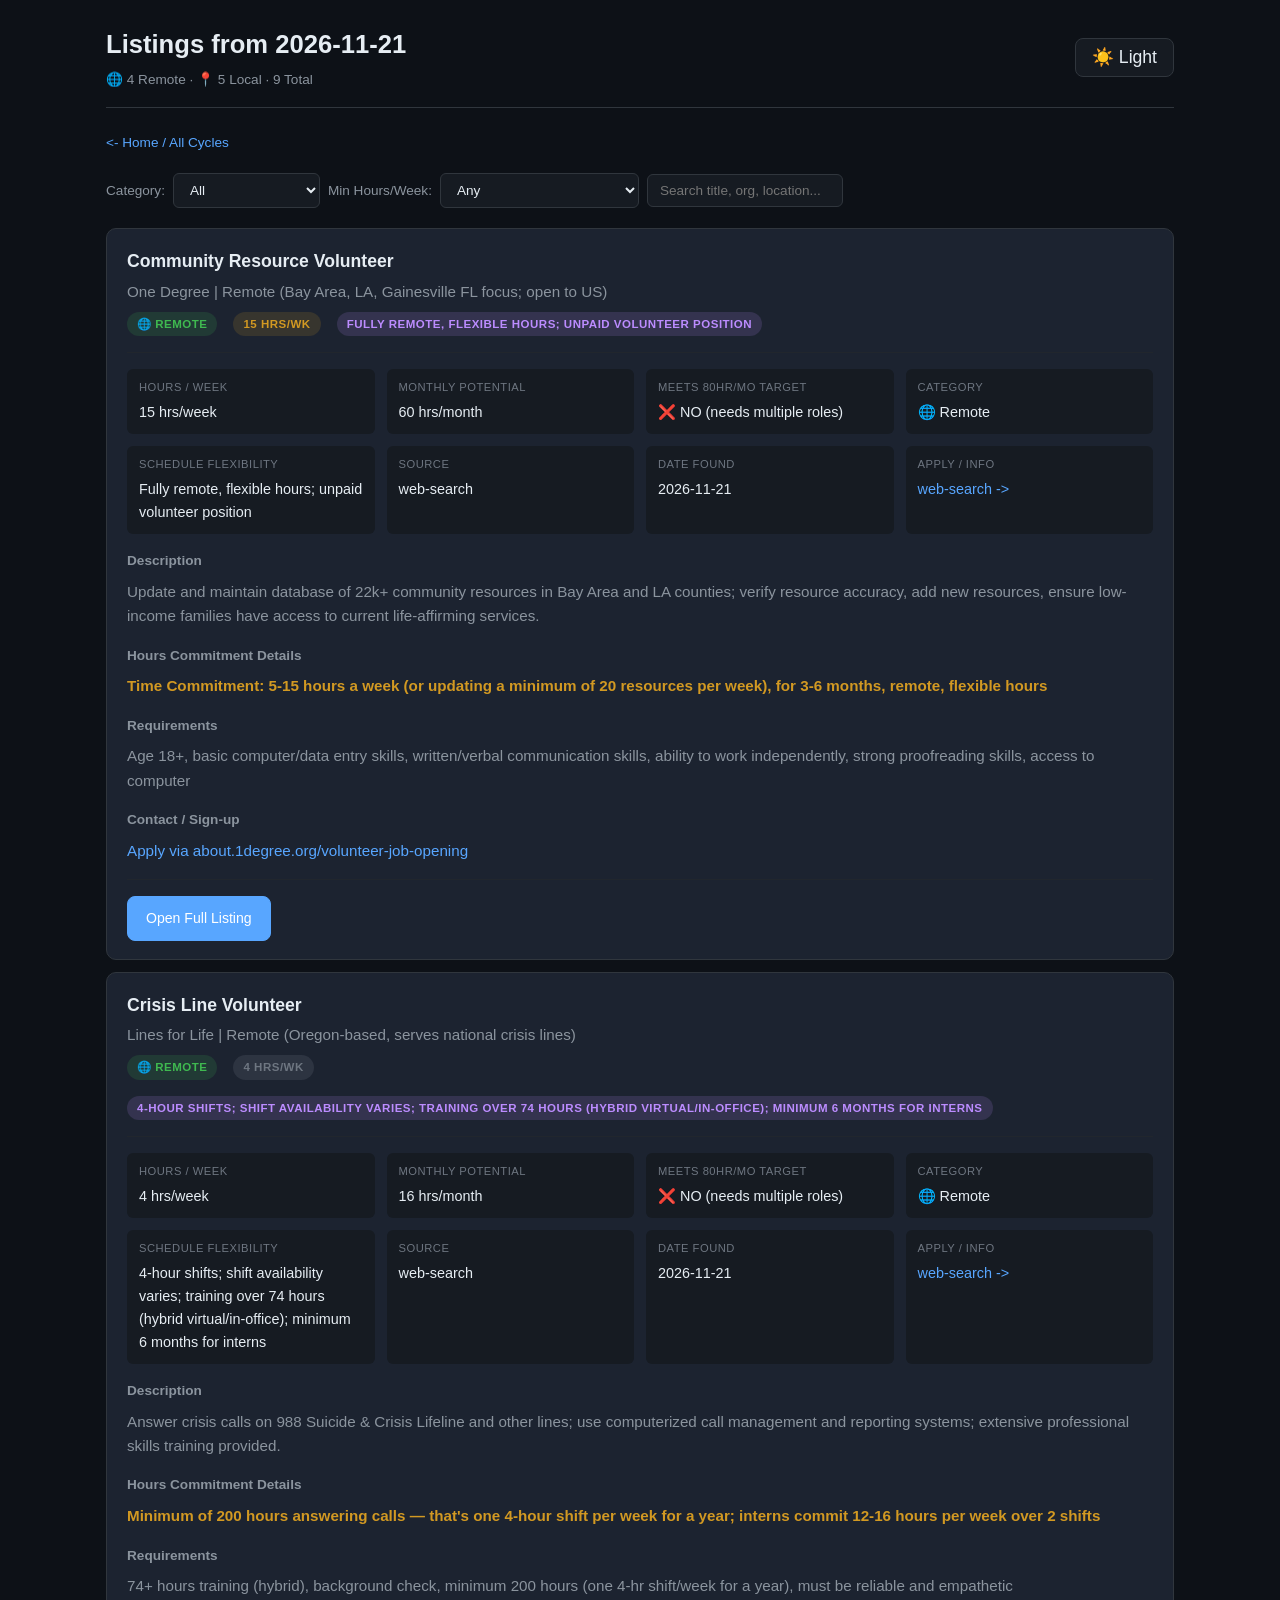
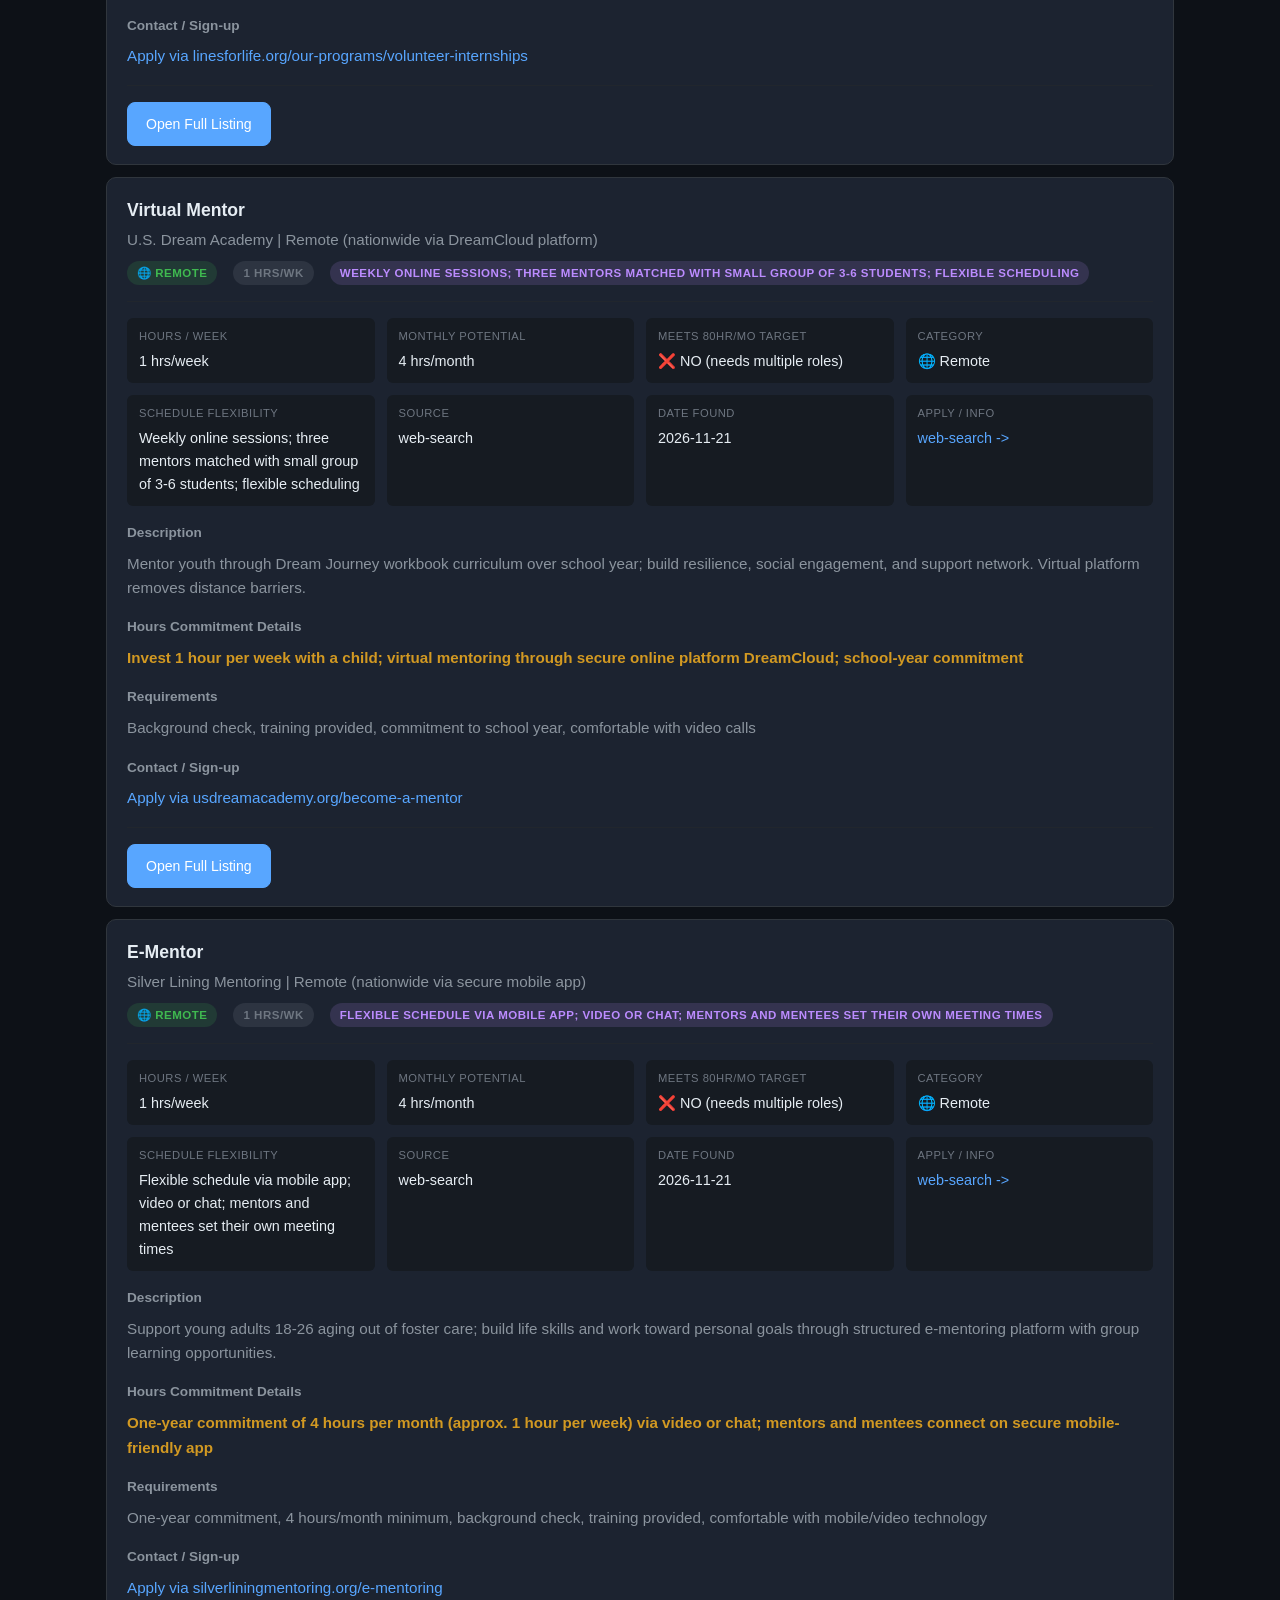
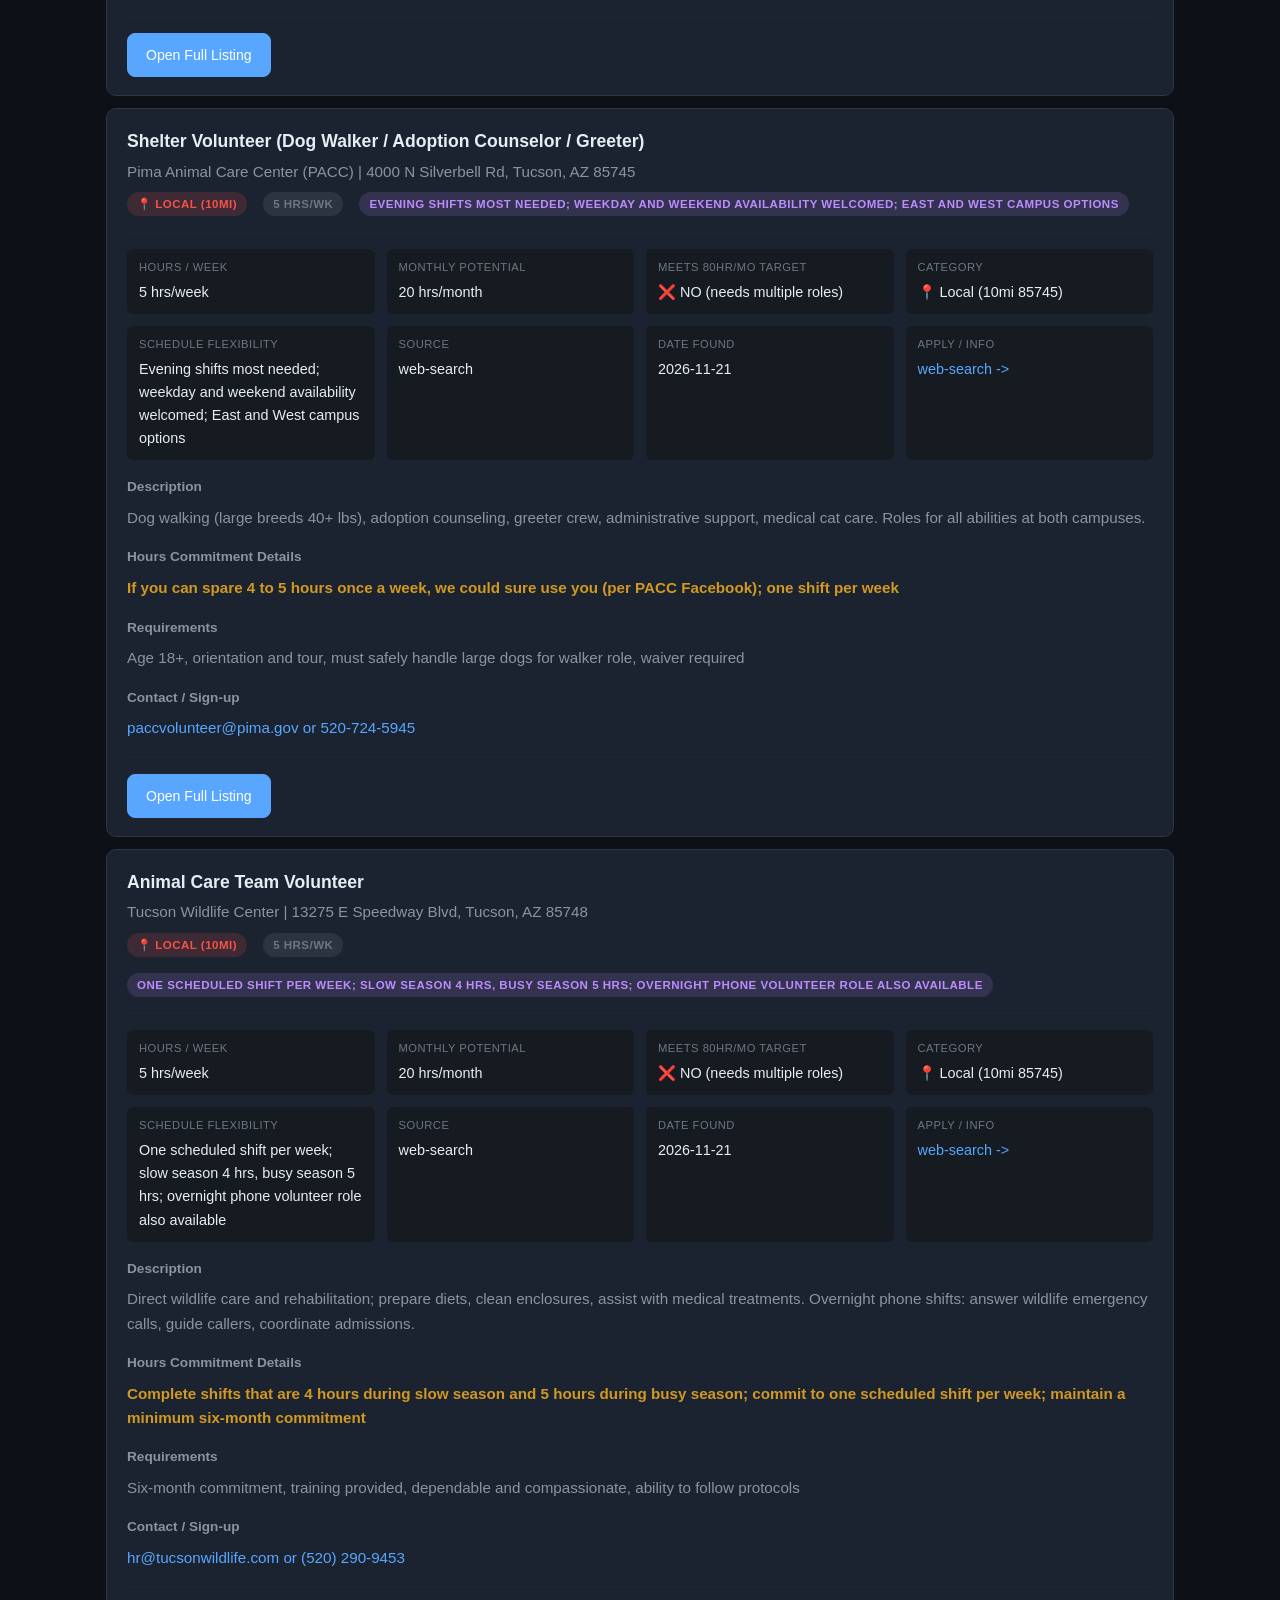
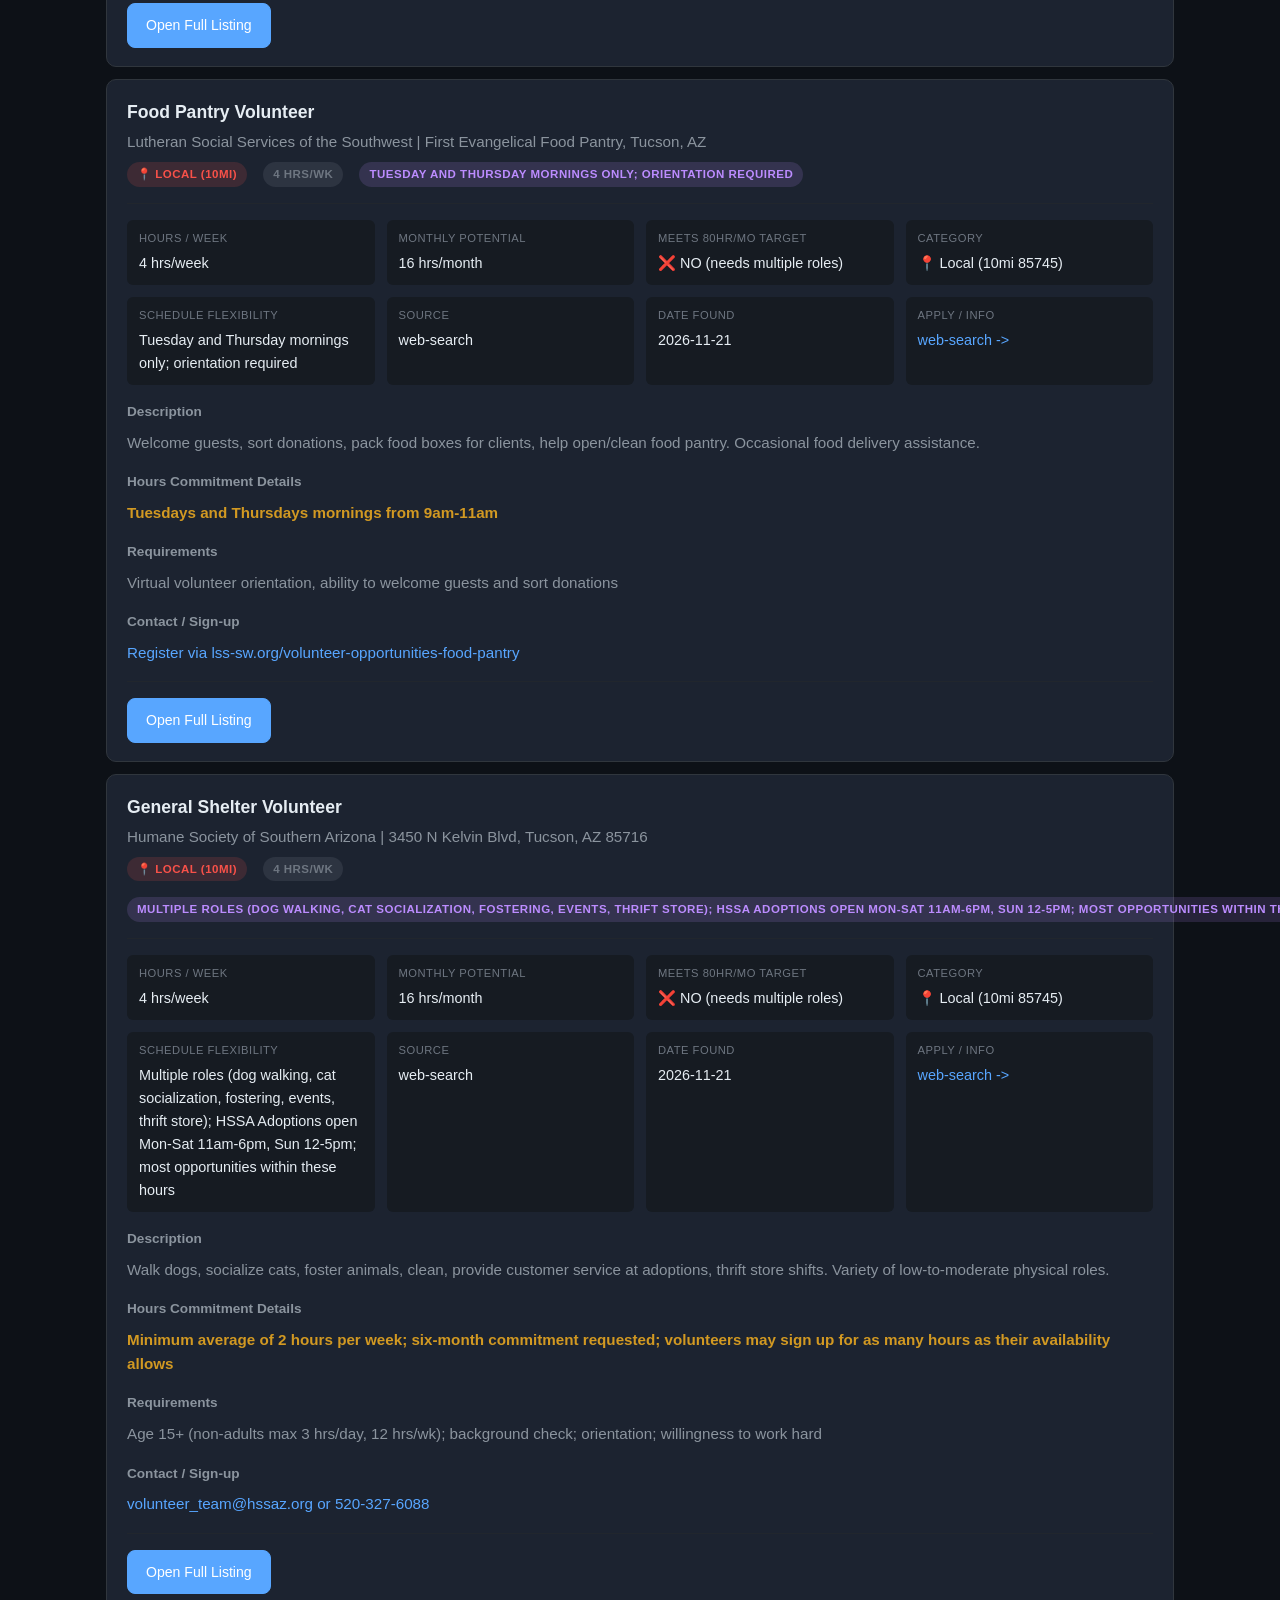
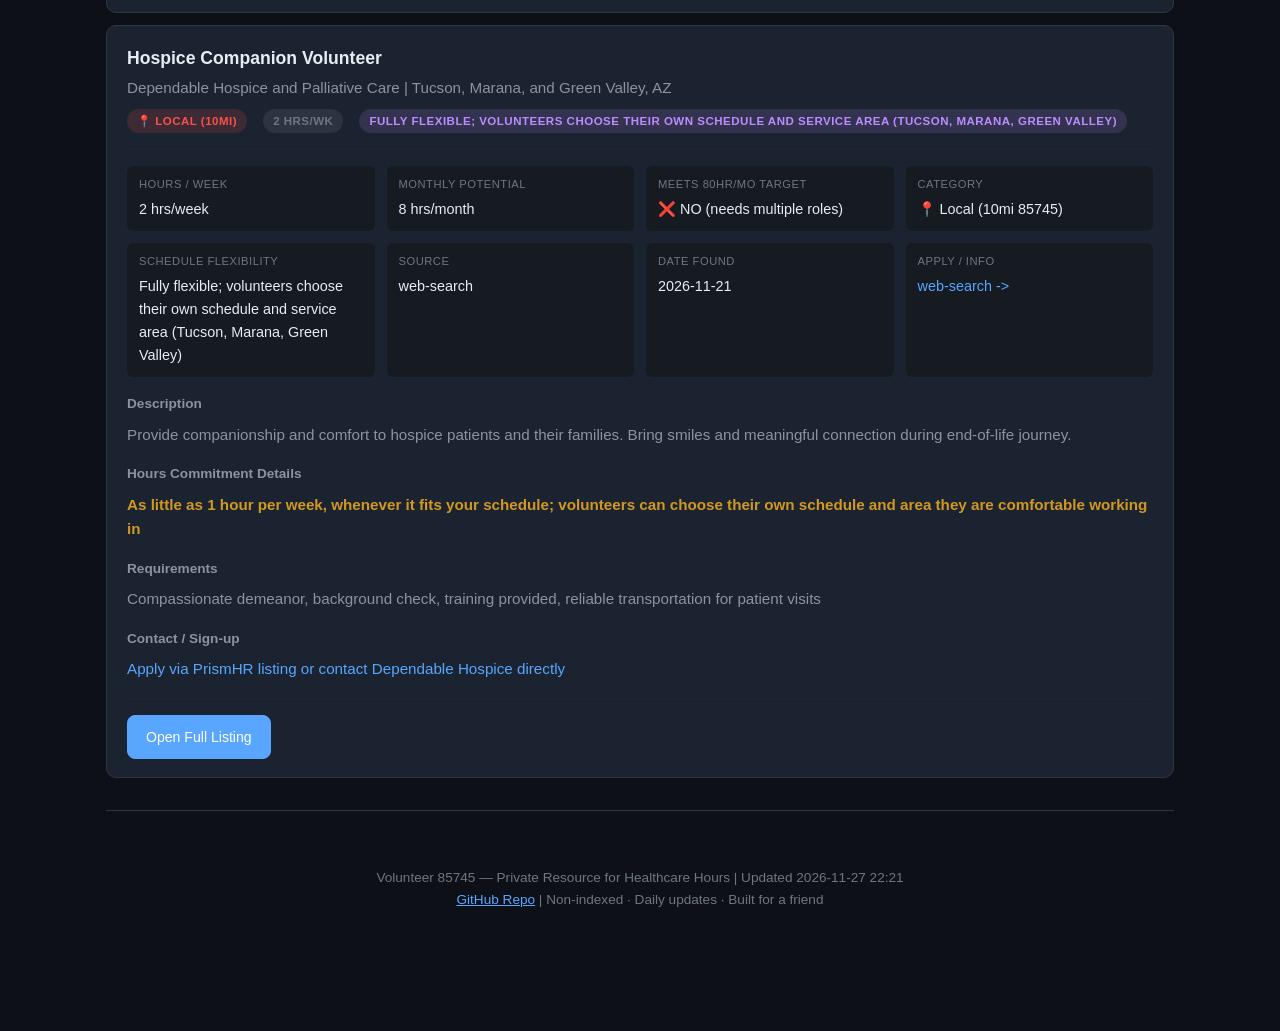
<file: cycle-2026-11-21.html>
<!DOCTYPE html>
<html lang="en">
<head>
<meta charset="UTF-8">
<meta name="viewport" content="width=device-width, initial-scale=1.0">
<meta name="robots" content="noindex, nofollow">
<meta name="description" content="Volunteer opportunities near Tucson 85745 + Remote — 20hrs/week, 80hrs/month for healthcare">
<title>Volunteer Listings — 2026-11-21 — Volunteer 85745</title>
<link rel="icon" type="image/svg+xml" href="assets/favicon.svg">
<link rel="stylesheet" href="assets/style.css">
<script src="assets/main.js" defer></script>
</head>
<body>
<header>
  <div>
    <h1>Listings from 2026-11-21</h1>
    <div class="subtitle">🌐 4 Remote · 📍 5 Local · 9 Total</div>
  </div>
  <button class="theme-toggle" id="themeToggle">Light</button>
</header>

<div class="breadcrumb">
  <a href="index.html"><- Home / All Cycles</a>
</div>

<div class="filter-bar">
  <label>Category:</label>
  <select id="catFilter">
    <option value="all">All</option>
    <option value="remote">🌐 Remote Only</option>
    <option value="local">📍 Local Only</option>
  </select>
  <label>Min Hours/Week:</label>
  <select id="hoursFilter">
    <option value="0">Any</option>
    <option value="20">≥20 (Meets 80/mo target)</option>
    <option value="10">≥10</option>
    <option value="5">≥5</option>
  </select>
  <input type="text" id="searchFilter" placeholder="Search title, org, location...">
</div>
<div class="lead-list">

<div class="lead-card" data-category="remote" data-hours="15">
  <div class="lead-card-header">
    <div>
      <h3>Community Resource Volunteer</h3>
      <div class="company">One Degree | Remote (Bay Area, LA, Gainesville FL focus; open to US)</div>
      <div class="meta"><span class="badge badge-remote">🌐 REMOTE</span> <span class="badge badge-hours-mid">15 hrs/wk</span> <span class="badge badge-flex">Fully remote, flexible hours; unpaid volunteer position</span></div>
    </div>
  </div>
  <div class="lead-details">
    <div class="lead-details-grid">
      <div class="lead-detail-item">
        <div class="label">Hours / Week</div>
        <div class="value">15 hrs/week</div>
      </div>
      <div class="lead-detail-item">
        <div class="label">Monthly Potential</div>
        <div class="value">60 hrs/month</div>
      </div>
      <div class="lead-detail-item">
        <div class="label">Meets 80hr/mo Target</div>
        <div class="value">❌ NO (needs multiple roles)</div>
      </div>
      <div class="lead-detail-item">
        <div class="label">Category</div>
        <div class="value">🌐 Remote</div>
      </div>
      <div class="lead-detail-item">
        <div class="label">Schedule Flexibility</div>
        <div class="value">Fully remote, flexible hours; unpaid volunteer position</div>
      </div>
      <div class="lead-detail-item">
        <div class="label">Source</div>
        <div class="value">web-search</div>
      </div>
      <div class="lead-detail-item">
        <div class="label">Date Found</div>
        <div class="value">2026-11-21</div>
      </div>
      <div class="lead-detail-item">
        <div class="label">Apply / Info</div>
        <div class="value"><a href="https://about.1degree.org/volunteer-job-opening" target="_blank" rel="noopener noreferrer">web-search -></a></div>
      </div>
    </div>
    
    <div class="details-section"><div class="details-section-title">Description</div><p style="font-size:0.95rem;color:var(--text-secondary);">Update and maintain database of 22k+ community resources in Bay Area and LA counties; verify resource accuracy, add new resources, ensure low-income families have access to current life-affirming services.</p></div>
    <div class="details-section"><div class="details-section-title">Hours Commitment Details</div><p style="font-size:0.95rem;color:var(--yellow);font-weight:600;">Time Commitment: 5-15 hours a week (or updating a minimum of 20 resources per week), for 3-6 months, remote, flexible hours</p></div>
    <div class="details-section"><div class="details-section-title">Requirements</div><p style="font-size:0.95rem;color:var(--text-secondary);">Age 18+, basic computer/data entry skills, written/verbal communication skills, ability to work independently, strong proofreading skills, access to computer</p></div>
    <div class="details-section"><div class="details-section-title">Contact / Sign-up</div><p style="font-size:0.95rem;color:var(--accent);">Apply via about.1degree.org/volunteer-job-opening</p></div>
    
    <div class="action-bar">
      <a href="https://about.1degree.org/volunteer-job-opening" target="_blank" rel="noopener noreferrer" class="action-btn primary">Open Full Listing</a>
    </div>
  </div>
</div>

<div class="lead-card" data-category="remote" data-hours="4">
  <div class="lead-card-header">
    <div>
      <h3>Crisis Line Volunteer</h3>
      <div class="company">Lines for Life | Remote (Oregon-based, serves national crisis lines)</div>
      <div class="meta"><span class="badge badge-remote">🌐 REMOTE</span> <span class="badge badge-hours-low">4 hrs/wk</span> <span class="badge badge-flex">4-hour shifts; shift availability varies; training over 74 hours (hybrid virtual/in-office); minimum 6 months for interns</span></div>
    </div>
  </div>
  <div class="lead-details">
    <div class="lead-details-grid">
      <div class="lead-detail-item">
        <div class="label">Hours / Week</div>
        <div class="value">4 hrs/week</div>
      </div>
      <div class="lead-detail-item">
        <div class="label">Monthly Potential</div>
        <div class="value">16 hrs/month</div>
      </div>
      <div class="lead-detail-item">
        <div class="label">Meets 80hr/mo Target</div>
        <div class="value">❌ NO (needs multiple roles)</div>
      </div>
      <div class="lead-detail-item">
        <div class="label">Category</div>
        <div class="value">🌐 Remote</div>
      </div>
      <div class="lead-detail-item">
        <div class="label">Schedule Flexibility</div>
        <div class="value">4-hour shifts; shift availability varies; training over 74 hours (hybrid virtual/in-office); minimum 6 months for interns</div>
      </div>
      <div class="lead-detail-item">
        <div class="label">Source</div>
        <div class="value">web-search</div>
      </div>
      <div class="lead-detail-item">
        <div class="label">Date Found</div>
        <div class="value">2026-11-21</div>
      </div>
      <div class="lead-detail-item">
        <div class="label">Apply / Info</div>
        <div class="value"><a href="https://www.linesforlife.org/our-programs/volunteer-internships" target="_blank" rel="noopener noreferrer">web-search -></a></div>
      </div>
    </div>
    
    <div class="details-section"><div class="details-section-title">Description</div><p style="font-size:0.95rem;color:var(--text-secondary);">Answer crisis calls on 988 Suicide &amp; Crisis Lifeline and other lines; use computerized call management and reporting systems; extensive professional skills training provided.</p></div>
    <div class="details-section"><div class="details-section-title">Hours Commitment Details</div><p style="font-size:0.95rem;color:var(--yellow);font-weight:600;">Minimum of 200 hours answering calls — that&#x27;s one 4-hour shift per week for a year; interns commit 12-16 hours per week over 2 shifts</p></div>
    <div class="details-section"><div class="details-section-title">Requirements</div><p style="font-size:0.95rem;color:var(--text-secondary);">74+ hours training (hybrid), background check, minimum 200 hours (one 4-hr shift/week for a year), must be reliable and empathetic</p></div>
    <div class="details-section"><div class="details-section-title">Contact / Sign-up</div><p style="font-size:0.95rem;color:var(--accent);">Apply via linesforlife.org/our-programs/volunteer-internships</p></div>
    
    <div class="action-bar">
      <a href="https://www.linesforlife.org/our-programs/volunteer-internships" target="_blank" rel="noopener noreferrer" class="action-btn primary">Open Full Listing</a>
    </div>
  </div>
</div>

<div class="lead-card" data-category="remote" data-hours="1">
  <div class="lead-card-header">
    <div>
      <h3>Virtual Mentor</h3>
      <div class="company">U.S. Dream Academy | Remote (nationwide via DreamCloud platform)</div>
      <div class="meta"><span class="badge badge-remote">🌐 REMOTE</span> <span class="badge badge-hours-low">1 hrs/wk</span> <span class="badge badge-flex">Weekly online sessions; three mentors matched with small group of 3-6 students; flexible scheduling</span></div>
    </div>
  </div>
  <div class="lead-details">
    <div class="lead-details-grid">
      <div class="lead-detail-item">
        <div class="label">Hours / Week</div>
        <div class="value">1 hrs/week</div>
      </div>
      <div class="lead-detail-item">
        <div class="label">Monthly Potential</div>
        <div class="value">4 hrs/month</div>
      </div>
      <div class="lead-detail-item">
        <div class="label">Meets 80hr/mo Target</div>
        <div class="value">❌ NO (needs multiple roles)</div>
      </div>
      <div class="lead-detail-item">
        <div class="label">Category</div>
        <div class="value">🌐 Remote</div>
      </div>
      <div class="lead-detail-item">
        <div class="label">Schedule Flexibility</div>
        <div class="value">Weekly online sessions; three mentors matched with small group of 3-6 students; flexible scheduling</div>
      </div>
      <div class="lead-detail-item">
        <div class="label">Source</div>
        <div class="value">web-search</div>
      </div>
      <div class="lead-detail-item">
        <div class="label">Date Found</div>
        <div class="value">2026-11-21</div>
      </div>
      <div class="lead-detail-item">
        <div class="label">Apply / Info</div>
        <div class="value"><a href="https://www.usdreamacademy.org/become-a-mentor" target="_blank" rel="noopener noreferrer">web-search -></a></div>
      </div>
    </div>
    
    <div class="details-section"><div class="details-section-title">Description</div><p style="font-size:0.95rem;color:var(--text-secondary);">Mentor youth through Dream Journey workbook curriculum over school year; build resilience, social engagement, and support network. Virtual platform removes distance barriers.</p></div>
    <div class="details-section"><div class="details-section-title">Hours Commitment Details</div><p style="font-size:0.95rem;color:var(--yellow);font-weight:600;">Invest 1 hour per week with a child; virtual mentoring through secure online platform DreamCloud; school-year commitment</p></div>
    <div class="details-section"><div class="details-section-title">Requirements</div><p style="font-size:0.95rem;color:var(--text-secondary);">Background check, training provided, commitment to school year, comfortable with video calls</p></div>
    <div class="details-section"><div class="details-section-title">Contact / Sign-up</div><p style="font-size:0.95rem;color:var(--accent);">Apply via usdreamacademy.org/become-a-mentor</p></div>
    
    <div class="action-bar">
      <a href="https://www.usdreamacademy.org/become-a-mentor" target="_blank" rel="noopener noreferrer" class="action-btn primary">Open Full Listing</a>
    </div>
  </div>
</div>

<div class="lead-card" data-category="remote" data-hours="1">
  <div class="lead-card-header">
    <div>
      <h3>E-Mentor</h3>
      <div class="company">Silver Lining Mentoring | Remote (nationwide via secure mobile app)</div>
      <div class="meta"><span class="badge badge-remote">🌐 REMOTE</span> <span class="badge badge-hours-low">1 hrs/wk</span> <span class="badge badge-flex">Flexible schedule via mobile app; video or chat; mentors and mentees set their own meeting times</span></div>
    </div>
  </div>
  <div class="lead-details">
    <div class="lead-details-grid">
      <div class="lead-detail-item">
        <div class="label">Hours / Week</div>
        <div class="value">1 hrs/week</div>
      </div>
      <div class="lead-detail-item">
        <div class="label">Monthly Potential</div>
        <div class="value">4 hrs/month</div>
      </div>
      <div class="lead-detail-item">
        <div class="label">Meets 80hr/mo Target</div>
        <div class="value">❌ NO (needs multiple roles)</div>
      </div>
      <div class="lead-detail-item">
        <div class="label">Category</div>
        <div class="value">🌐 Remote</div>
      </div>
      <div class="lead-detail-item">
        <div class="label">Schedule Flexibility</div>
        <div class="value">Flexible schedule via mobile app; video or chat; mentors and mentees set their own meeting times</div>
      </div>
      <div class="lead-detail-item">
        <div class="label">Source</div>
        <div class="value">web-search</div>
      </div>
      <div class="lead-detail-item">
        <div class="label">Date Found</div>
        <div class="value">2026-11-21</div>
      </div>
      <div class="lead-detail-item">
        <div class="label">Apply / Info</div>
        <div class="value"><a href="https://www.silverliningmentoring.org/e-mentoring" target="_blank" rel="noopener noreferrer">web-search -></a></div>
      </div>
    </div>
    
    <div class="details-section"><div class="details-section-title">Description</div><p style="font-size:0.95rem;color:var(--text-secondary);">Support young adults 18-26 aging out of foster care; build life skills and work toward personal goals through structured e-mentoring platform with group learning opportunities.</p></div>
    <div class="details-section"><div class="details-section-title">Hours Commitment Details</div><p style="font-size:0.95rem;color:var(--yellow);font-weight:600;">One-year commitment of 4 hours per month (approx. 1 hour per week) via video or chat; mentors and mentees connect on secure mobile-friendly app</p></div>
    <div class="details-section"><div class="details-section-title">Requirements</div><p style="font-size:0.95rem;color:var(--text-secondary);">One-year commitment, 4 hours/month minimum, background check, training provided, comfortable with mobile/video technology</p></div>
    <div class="details-section"><div class="details-section-title">Contact / Sign-up</div><p style="font-size:0.95rem;color:var(--accent);">Apply via silverliningmentoring.org/e-mentoring</p></div>
    
    <div class="action-bar">
      <a href="https://www.silverliningmentoring.org/e-mentoring" target="_blank" rel="noopener noreferrer" class="action-btn primary">Open Full Listing</a>
    </div>
  </div>
</div>

<div class="lead-card" data-category="local" data-hours="5">
  <div class="lead-card-header">
    <div>
      <h3>Shelter Volunteer (Dog Walker / Adoption Counselor / Greeter)</h3>
      <div class="company">Pima Animal Care Center (PACC) | 4000 N Silverbell Rd, Tucson, AZ 85745</div>
      <div class="meta"><span class="badge badge-local">📍 LOCAL (10mi)</span> <span class="badge badge-hours-low">5 hrs/wk</span> <span class="badge badge-flex">Evening shifts most needed; weekday and weekend availability welcomed; East and West campus options</span></div>
    </div>
  </div>
  <div class="lead-details">
    <div class="lead-details-grid">
      <div class="lead-detail-item">
        <div class="label">Hours / Week</div>
        <div class="value">5 hrs/week</div>
      </div>
      <div class="lead-detail-item">
        <div class="label">Monthly Potential</div>
        <div class="value">20 hrs/month</div>
      </div>
      <div class="lead-detail-item">
        <div class="label">Meets 80hr/mo Target</div>
        <div class="value">❌ NO (needs multiple roles)</div>
      </div>
      <div class="lead-detail-item">
        <div class="label">Category</div>
        <div class="value">📍 Local (10mi 85745)</div>
      </div>
      <div class="lead-detail-item">
        <div class="label">Schedule Flexibility</div>
        <div class="value">Evening shifts most needed; weekday and weekend availability welcomed; East and West campus options</div>
      </div>
      <div class="lead-detail-item">
        <div class="label">Source</div>
        <div class="value">web-search</div>
      </div>
      <div class="lead-detail-item">
        <div class="label">Date Found</div>
        <div class="value">2026-11-21</div>
      </div>
      <div class="lead-detail-item">
        <div class="label">Apply / Info</div>
        <div class="value"><a href="https://www.pima.gov/volunteer-with-pacc" target="_blank" rel="noopener noreferrer">web-search -></a></div>
      </div>
    </div>
    
    <div class="details-section"><div class="details-section-title">Description</div><p style="font-size:0.95rem;color:var(--text-secondary);">Dog walking (large breeds 40+ lbs), adoption counseling, greeter crew, administrative support, medical cat care. Roles for all abilities at both campuses.</p></div>
    <div class="details-section"><div class="details-section-title">Hours Commitment Details</div><p style="font-size:0.95rem;color:var(--yellow);font-weight:600;">If you can spare 4 to 5 hours once a week, we could sure use you (per PACC Facebook); one shift per week</p></div>
    <div class="details-section"><div class="details-section-title">Requirements</div><p style="font-size:0.95rem;color:var(--text-secondary);">Age 18+, orientation and tour, must safely handle large dogs for walker role, waiver required</p></div>
    <div class="details-section"><div class="details-section-title">Contact / Sign-up</div><p style="font-size:0.95rem;color:var(--accent);">paccvolunteer@pima.gov or 520-724-5945</p></div>
    
    <div class="action-bar">
      <a href="https://www.pima.gov/volunteer-with-pacc" target="_blank" rel="noopener noreferrer" class="action-btn primary">Open Full Listing</a>
    </div>
  </div>
</div>

<div class="lead-card" data-category="local" data-hours="5">
  <div class="lead-card-header">
    <div>
      <h3>Animal Care Team Volunteer</h3>
      <div class="company">Tucson Wildlife Center | 13275 E Speedway Blvd, Tucson, AZ 85748</div>
      <div class="meta"><span class="badge badge-local">📍 LOCAL (10mi)</span> <span class="badge badge-hours-low">5 hrs/wk</span> <span class="badge badge-flex">One scheduled shift per week; slow season 4 hrs, busy season 5 hrs; overnight phone volunteer role also available</span></div>
    </div>
  </div>
  <div class="lead-details">
    <div class="lead-details-grid">
      <div class="lead-detail-item">
        <div class="label">Hours / Week</div>
        <div class="value">5 hrs/week</div>
      </div>
      <div class="lead-detail-item">
        <div class="label">Monthly Potential</div>
        <div class="value">20 hrs/month</div>
      </div>
      <div class="lead-detail-item">
        <div class="label">Meets 80hr/mo Target</div>
        <div class="value">❌ NO (needs multiple roles)</div>
      </div>
      <div class="lead-detail-item">
        <div class="label">Category</div>
        <div class="value">📍 Local (10mi 85745)</div>
      </div>
      <div class="lead-detail-item">
        <div class="label">Schedule Flexibility</div>
        <div class="value">One scheduled shift per week; slow season 4 hrs, busy season 5 hrs; overnight phone volunteer role also available</div>
      </div>
      <div class="lead-detail-item">
        <div class="label">Source</div>
        <div class="value">web-search</div>
      </div>
      <div class="lead-detail-item">
        <div class="label">Date Found</div>
        <div class="value">2026-11-21</div>
      </div>
      <div class="lead-detail-item">
        <div class="label">Apply / Info</div>
        <div class="value"><a href="https://tucsonwildlife.com/volunteer-positions" target="_blank" rel="noopener noreferrer">web-search -></a></div>
      </div>
    </div>
    
    <div class="details-section"><div class="details-section-title">Description</div><p style="font-size:0.95rem;color:var(--text-secondary);">Direct wildlife care and rehabilitation; prepare diets, clean enclosures, assist with medical treatments. Overnight phone shifts: answer wildlife emergency calls, guide callers, coordinate admissions.</p></div>
    <div class="details-section"><div class="details-section-title">Hours Commitment Details</div><p style="font-size:0.95rem;color:var(--yellow);font-weight:600;">Complete shifts that are 4 hours during slow season and 5 hours during busy season; commit to one scheduled shift per week; maintain a minimum six-month commitment</p></div>
    <div class="details-section"><div class="details-section-title">Requirements</div><p style="font-size:0.95rem;color:var(--text-secondary);">Six-month commitment, training provided, dependable and compassionate, ability to follow protocols</p></div>
    <div class="details-section"><div class="details-section-title">Contact / Sign-up</div><p style="font-size:0.95rem;color:var(--accent);">hr@tucsonwildlife.com or (520) 290-9453</p></div>
    
    <div class="action-bar">
      <a href="https://tucsonwildlife.com/volunteer-positions" target="_blank" rel="noopener noreferrer" class="action-btn primary">Open Full Listing</a>
    </div>
  </div>
</div>

<div class="lead-card" data-category="local" data-hours="4">
  <div class="lead-card-header">
    <div>
      <h3>Food Pantry Volunteer</h3>
      <div class="company">Lutheran Social Services of the Southwest | First Evangelical Food Pantry, Tucson, AZ</div>
      <div class="meta"><span class="badge badge-local">📍 LOCAL (10mi)</span> <span class="badge badge-hours-low">4 hrs/wk</span> <span class="badge badge-flex">Tuesday and Thursday mornings only; orientation required</span></div>
    </div>
  </div>
  <div class="lead-details">
    <div class="lead-details-grid">
      <div class="lead-detail-item">
        <div class="label">Hours / Week</div>
        <div class="value">4 hrs/week</div>
      </div>
      <div class="lead-detail-item">
        <div class="label">Monthly Potential</div>
        <div class="value">16 hrs/month</div>
      </div>
      <div class="lead-detail-item">
        <div class="label">Meets 80hr/mo Target</div>
        <div class="value">❌ NO (needs multiple roles)</div>
      </div>
      <div class="lead-detail-item">
        <div class="label">Category</div>
        <div class="value">📍 Local (10mi 85745)</div>
      </div>
      <div class="lead-detail-item">
        <div class="label">Schedule Flexibility</div>
        <div class="value">Tuesday and Thursday mornings only; orientation required</div>
      </div>
      <div class="lead-detail-item">
        <div class="label">Source</div>
        <div class="value">web-search</div>
      </div>
      <div class="lead-detail-item">
        <div class="label">Date Found</div>
        <div class="value">2026-11-21</div>
      </div>
      <div class="lead-detail-item">
        <div class="label">Apply / Info</div>
        <div class="value"><a href="https://www.lss-sw.org/volunteer-opportunities-food-pantry" target="_blank" rel="noopener noreferrer">web-search -></a></div>
      </div>
    </div>
    
    <div class="details-section"><div class="details-section-title">Description</div><p style="font-size:0.95rem;color:var(--text-secondary);">Welcome guests, sort donations, pack food boxes for clients, help open/clean food pantry. Occasional food delivery assistance.</p></div>
    <div class="details-section"><div class="details-section-title">Hours Commitment Details</div><p style="font-size:0.95rem;color:var(--yellow);font-weight:600;">Tuesdays and Thursdays mornings from 9am-11am</p></div>
    <div class="details-section"><div class="details-section-title">Requirements</div><p style="font-size:0.95rem;color:var(--text-secondary);">Virtual volunteer orientation, ability to welcome guests and sort donations</p></div>
    <div class="details-section"><div class="details-section-title">Contact / Sign-up</div><p style="font-size:0.95rem;color:var(--accent);">Register via lss-sw.org/volunteer-opportunities-food-pantry</p></div>
    
    <div class="action-bar">
      <a href="https://www.lss-sw.org/volunteer-opportunities-food-pantry" target="_blank" rel="noopener noreferrer" class="action-btn primary">Open Full Listing</a>
    </div>
  </div>
</div>

<div class="lead-card" data-category="local" data-hours="4">
  <div class="lead-card-header">
    <div>
      <h3>General Shelter Volunteer</h3>
      <div class="company">Humane Society of Southern Arizona | 3450 N Kelvin Blvd, Tucson, AZ 85716</div>
      <div class="meta"><span class="badge badge-local">📍 LOCAL (10mi)</span> <span class="badge badge-hours-low">4 hrs/wk</span> <span class="badge badge-flex">Multiple roles (dog walking, cat socialization, fostering, events, thrift store); HSSA Adoptions open Mon-Sat 11am-6pm, Sun 12-5pm; most opportunities within these hours</span></div>
    </div>
  </div>
  <div class="lead-details">
    <div class="lead-details-grid">
      <div class="lead-detail-item">
        <div class="label">Hours / Week</div>
        <div class="value">4 hrs/week</div>
      </div>
      <div class="lead-detail-item">
        <div class="label">Monthly Potential</div>
        <div class="value">16 hrs/month</div>
      </div>
      <div class="lead-detail-item">
        <div class="label">Meets 80hr/mo Target</div>
        <div class="value">❌ NO (needs multiple roles)</div>
      </div>
      <div class="lead-detail-item">
        <div class="label">Category</div>
        <div class="value">📍 Local (10mi 85745)</div>
      </div>
      <div class="lead-detail-item">
        <div class="label">Schedule Flexibility</div>
        <div class="value">Multiple roles (dog walking, cat socialization, fostering, events, thrift store); HSSA Adoptions open Mon-Sat 11am-6pm, Sun 12-5pm; most opportunities within these hours</div>
      </div>
      <div class="lead-detail-item">
        <div class="label">Source</div>
        <div class="value">web-search</div>
      </div>
      <div class="lead-detail-item">
        <div class="label">Date Found</div>
        <div class="value">2026-11-21</div>
      </div>
      <div class="lead-detail-item">
        <div class="label">Apply / Info</div>
        <div class="value"><a href="https://hssaz.org/help/volunteer" target="_blank" rel="noopener noreferrer">web-search -></a></div>
      </div>
    </div>
    
    <div class="details-section"><div class="details-section-title">Description</div><p style="font-size:0.95rem;color:var(--text-secondary);">Walk dogs, socialize cats, foster animals, clean, provide customer service at adoptions, thrift store shifts. Variety of low-to-moderate physical roles.</p></div>
    <div class="details-section"><div class="details-section-title">Hours Commitment Details</div><p style="font-size:0.95rem;color:var(--yellow);font-weight:600;">Minimum average of 2 hours per week; six-month commitment requested; volunteers may sign up for as many hours as their availability allows</p></div>
    <div class="details-section"><div class="details-section-title">Requirements</div><p style="font-size:0.95rem;color:var(--text-secondary);">Age 15+ (non-adults max 3 hrs/day, 12 hrs/wk); background check; orientation; willingness to work hard</p></div>
    <div class="details-section"><div class="details-section-title">Contact / Sign-up</div><p style="font-size:0.95rem;color:var(--accent);">volunteer_team@hssaz.org or 520-327-6088</p></div>
    
    <div class="action-bar">
      <a href="https://hssaz.org/help/volunteer" target="_blank" rel="noopener noreferrer" class="action-btn primary">Open Full Listing</a>
    </div>
  </div>
</div>

<div class="lead-card" data-category="local" data-hours="2">
  <div class="lead-card-header">
    <div>
      <h3>Hospice Companion Volunteer</h3>
      <div class="company">Dependable Hospice and Palliative Care | Tucson, Marana, and Green Valley, AZ</div>
      <div class="meta"><span class="badge badge-local">📍 LOCAL (10mi)</span> <span class="badge badge-hours-low">2 hrs/wk</span> <span class="badge badge-flex">Fully flexible; volunteers choose their own schedule and service area (Tucson, Marana, Green Valley)</span></div>
    </div>
  </div>
  <div class="lead-details">
    <div class="lead-details-grid">
      <div class="lead-detail-item">
        <div class="label">Hours / Week</div>
        <div class="value">2 hrs/week</div>
      </div>
      <div class="lead-detail-item">
        <div class="label">Monthly Potential</div>
        <div class="value">8 hrs/month</div>
      </div>
      <div class="lead-detail-item">
        <div class="label">Meets 80hr/mo Target</div>
        <div class="value">❌ NO (needs multiple roles)</div>
      </div>
      <div class="lead-detail-item">
        <div class="label">Category</div>
        <div class="value">📍 Local (10mi 85745)</div>
      </div>
      <div class="lead-detail-item">
        <div class="label">Schedule Flexibility</div>
        <div class="value">Fully flexible; volunteers choose their own schedule and service area (Tucson, Marana, Green Valley)</div>
      </div>
      <div class="lead-detail-item">
        <div class="label">Source</div>
        <div class="value">web-search</div>
      </div>
      <div class="lead-detail-item">
        <div class="label">Date Found</div>
        <div class="value">2026-11-21</div>
      </div>
      <div class="lead-detail-item">
        <div class="label">Apply / Info</div>
        <div class="value"><a href="https://dependable-hospice-and-palliative-care-llc.prismhr-hire.com/job/867486/hospice-companion-volunteer-brighten-someone-s-day-in-just-one-hour" target="_blank" rel="noopener noreferrer">web-search -></a></div>
      </div>
    </div>
    
    <div class="details-section"><div class="details-section-title">Description</div><p style="font-size:0.95rem;color:var(--text-secondary);">Provide companionship and comfort to hospice patients and their families. Bring smiles and meaningful connection during end-of-life journey.</p></div>
    <div class="details-section"><div class="details-section-title">Hours Commitment Details</div><p style="font-size:0.95rem;color:var(--yellow);font-weight:600;">As little as 1 hour per week, whenever it fits your schedule; volunteers can choose their own schedule and area they are comfortable working in</p></div>
    <div class="details-section"><div class="details-section-title">Requirements</div><p style="font-size:0.95rem;color:var(--text-secondary);">Compassionate demeanor, background check, training provided, reliable transportation for patient visits</p></div>
    <div class="details-section"><div class="details-section-title">Contact / Sign-up</div><p style="font-size:0.95rem;color:var(--accent);">Apply via PrismHR listing or contact Dependable Hospice directly</p></div>
    
    <div class="action-bar">
      <a href="https://dependable-hospice-and-palliative-care-llc.prismhr-hire.com/job/867486/hospice-companion-volunteer-brighten-someone-s-day-in-just-one-hour" target="_blank" rel="noopener noreferrer" class="action-btn primary">Open Full Listing</a>
    </div>
  </div>
</div>
</div>

<button id="backToTop" aria-label="Back to top">^</button>
<footer>
  <p style="text-align: center; color: var(--text-muted); font-size: 0.85rem; padding: 24px;">
    Volunteer 85745 — Private Resource for Healthcare Hours | Updated 2026-11-27 22:21
    <br>
    <a href="https://github.com/djphamdev/volunteer85745" style="color: var(--accent);" target="_blank">GitHub Repo</a>
    | Non-indexed · Daily updates · Built for a friend
  </p>
</footer>
</body>
</html>
</file>
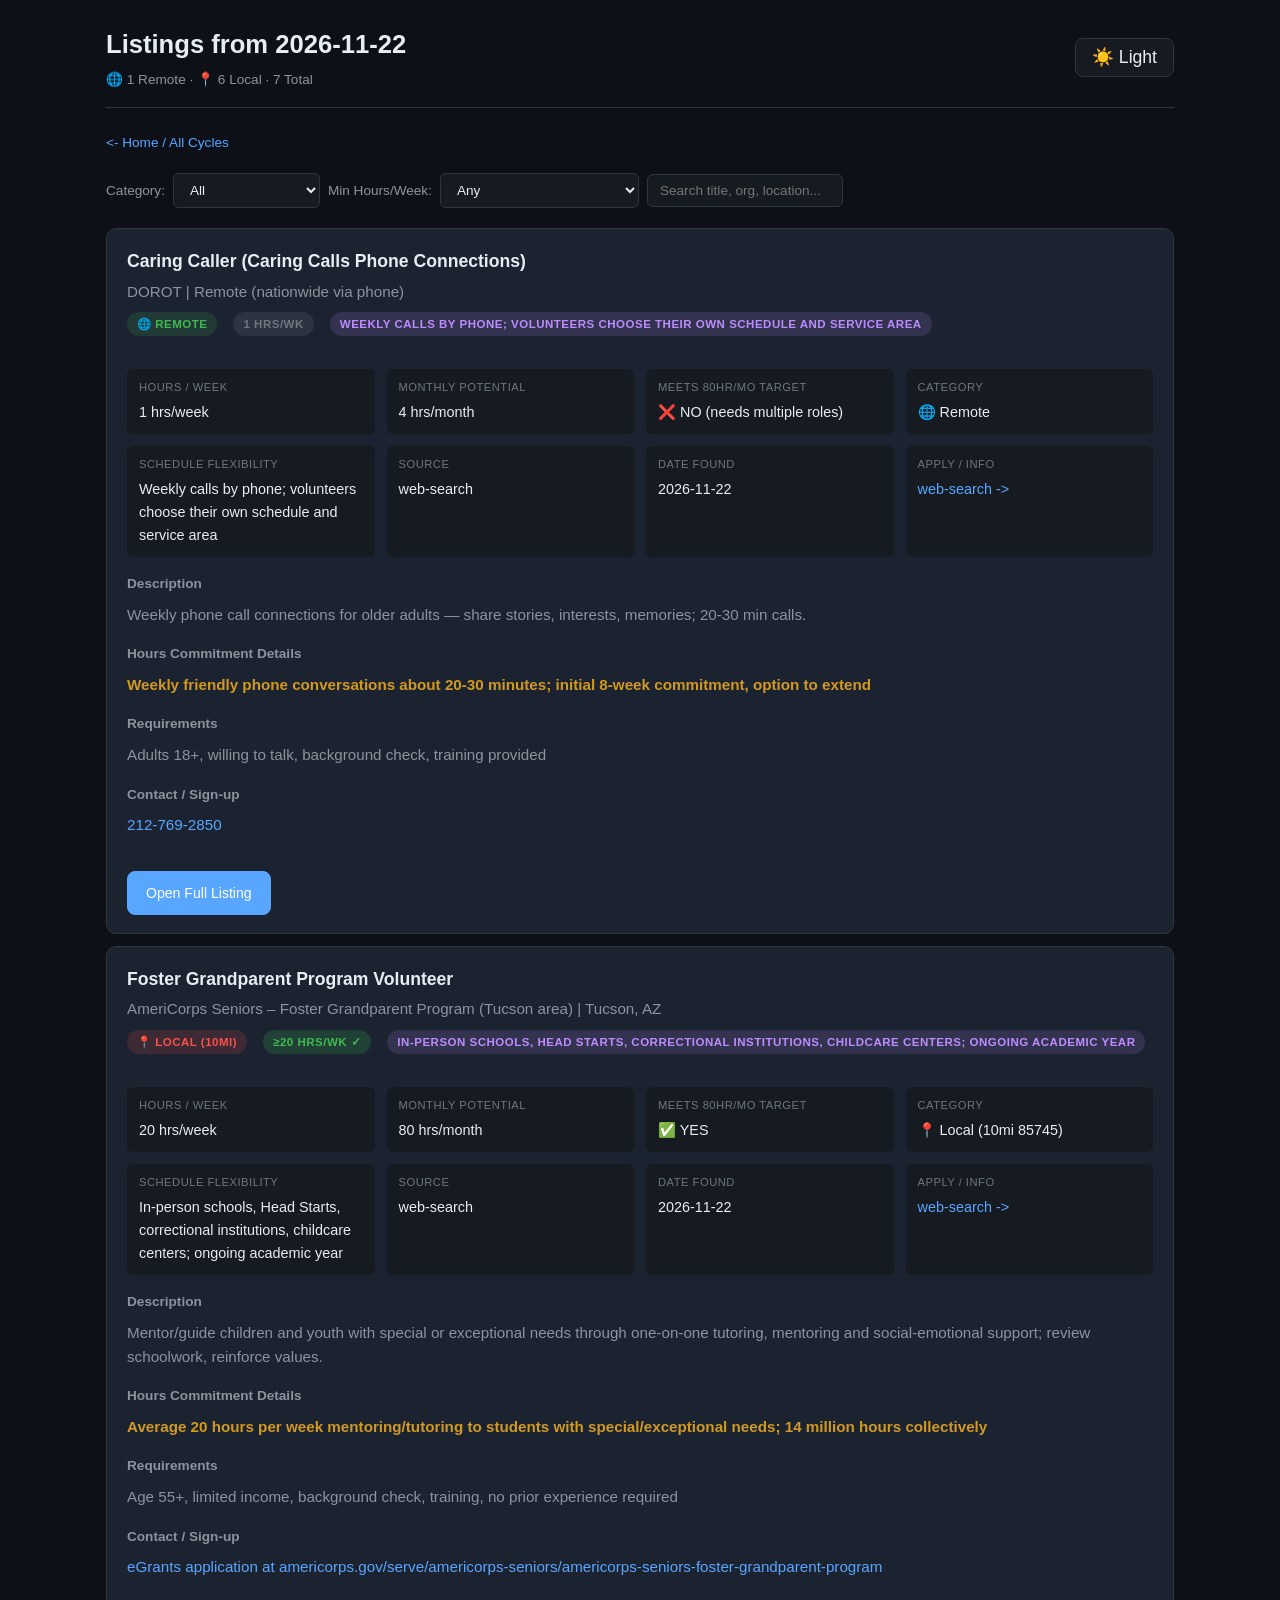
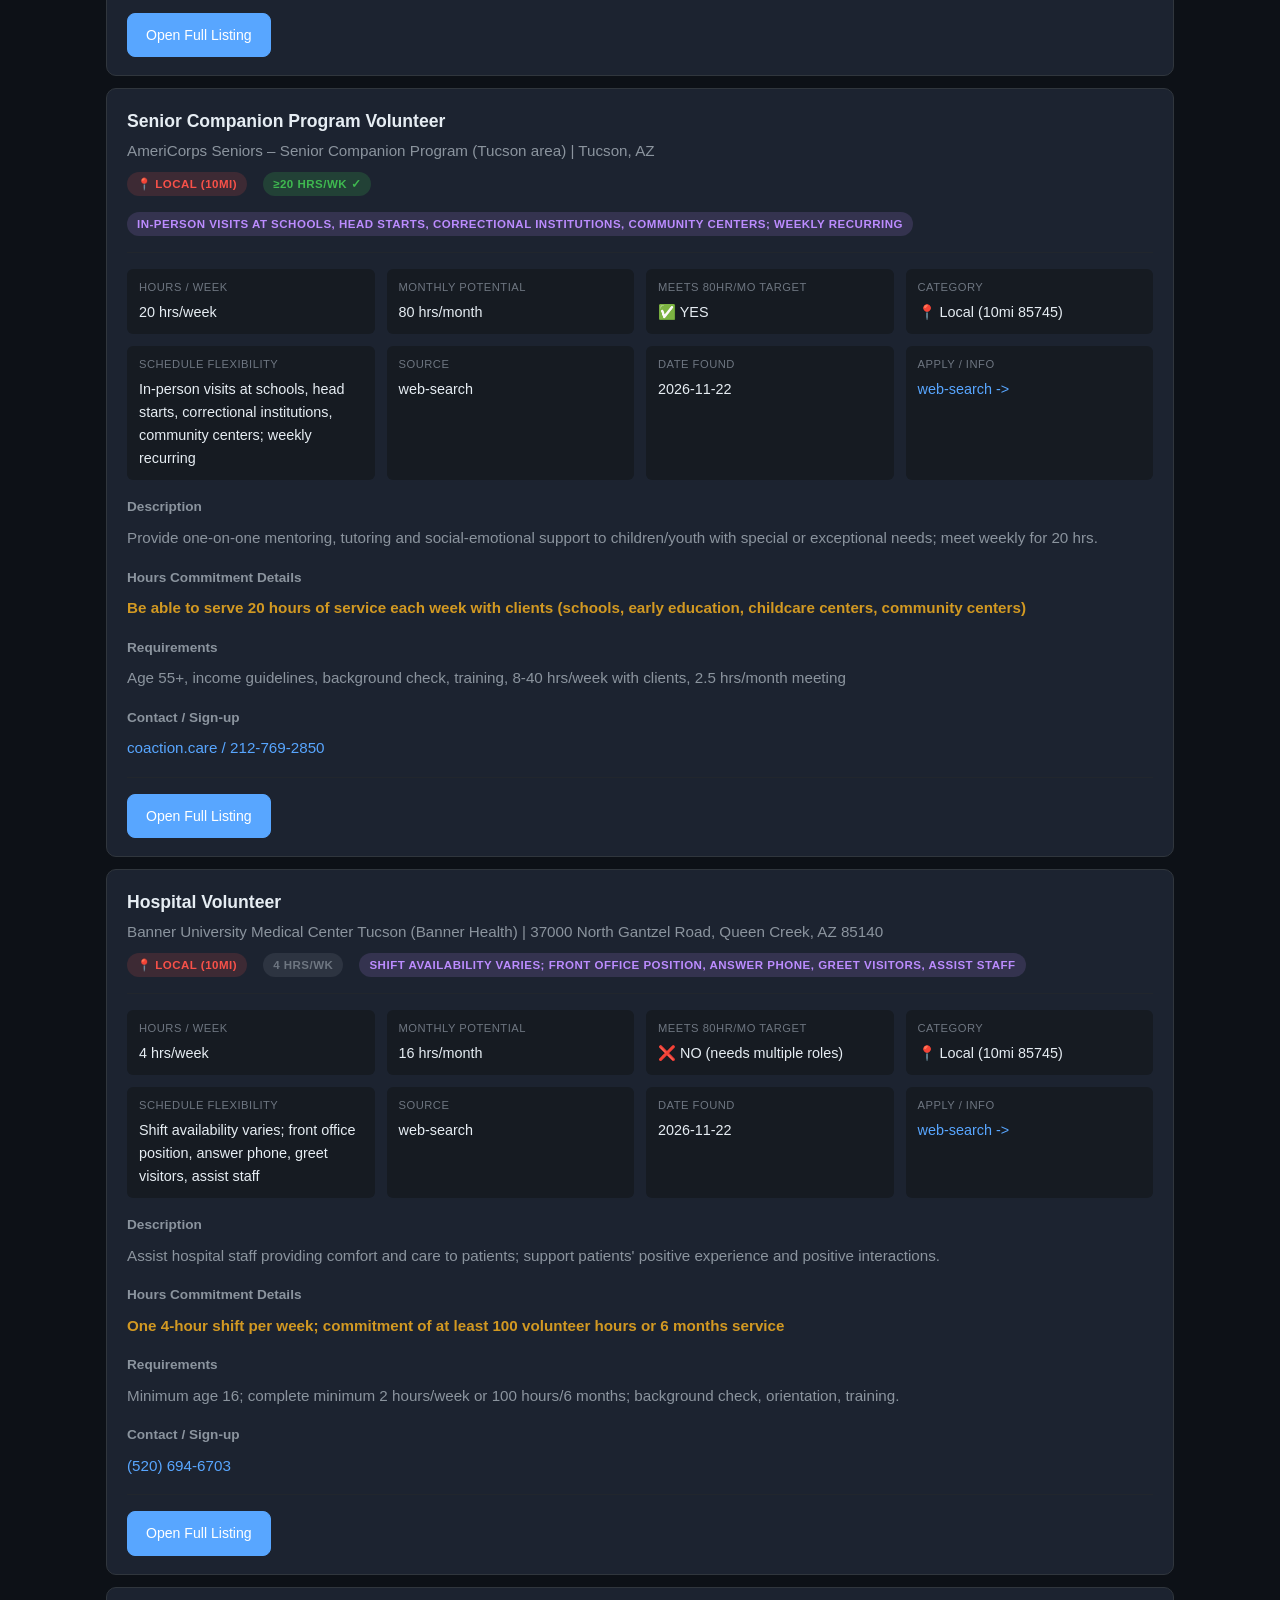
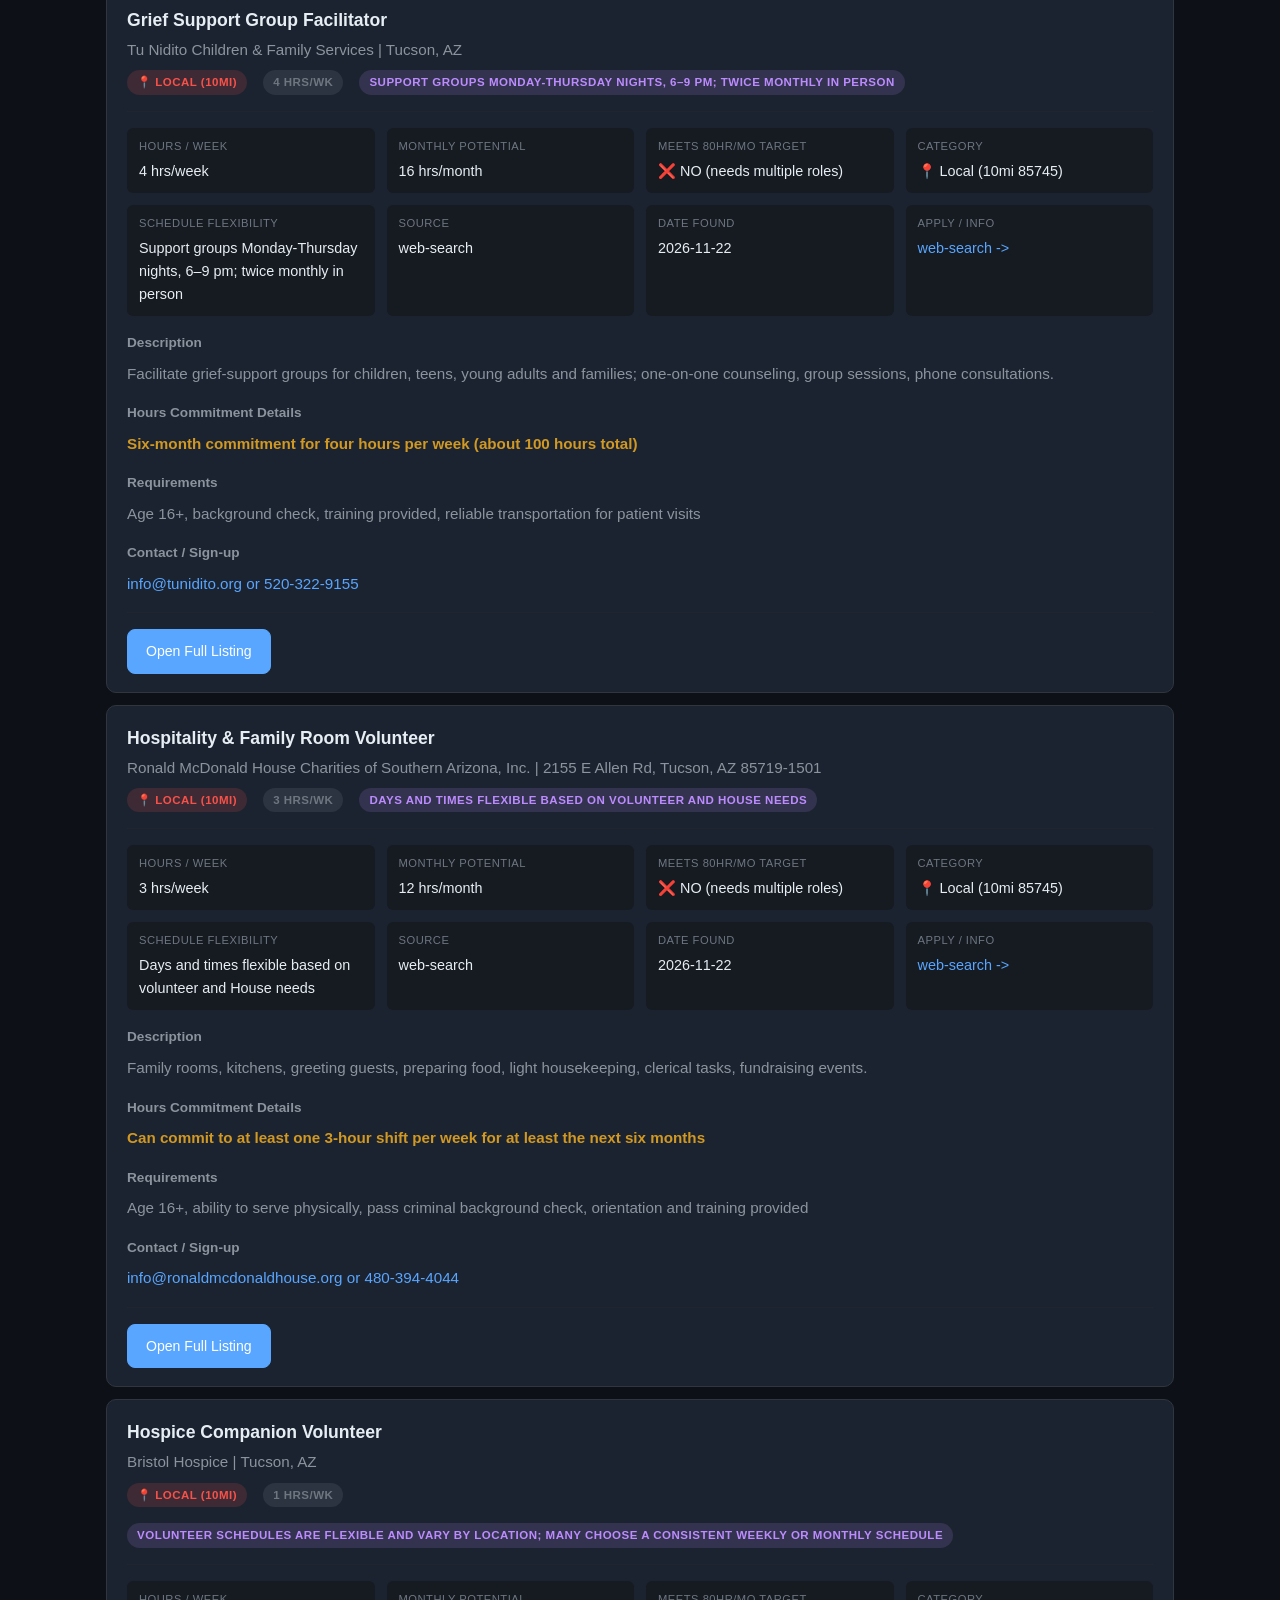
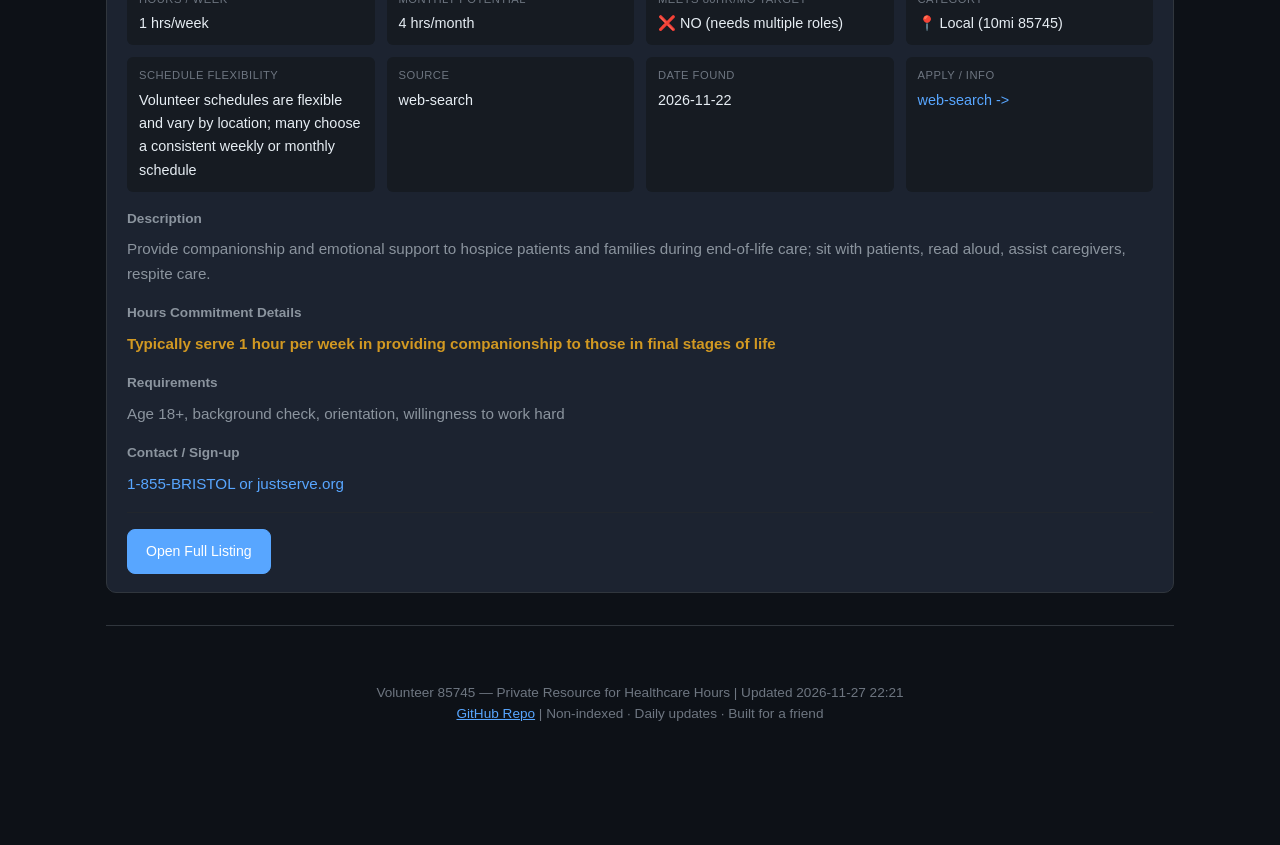
<file: cycle-2026-11-22.html>
<!DOCTYPE html>
<html lang="en">
<head>
<meta charset="UTF-8">
<meta name="viewport" content="width=device-width, initial-scale=1.0">
<meta name="robots" content="noindex, nofollow">
<meta name="description" content="Volunteer opportunities near Tucson 85745 + Remote — 20hrs/week, 80hrs/month for healthcare">
<title>Volunteer Listings — 2026-11-22 — Volunteer 85745</title>
<link rel="icon" type="image/svg+xml" href="assets/favicon.svg">
<link rel="stylesheet" href="assets/style.css">
<script src="assets/main.js" defer></script>
</head>
<body>
<header>
  <div>
    <h1>Listings from 2026-11-22</h1>
    <div class="subtitle">🌐 1 Remote · 📍 6 Local · 7 Total</div>
  </div>
  <button class="theme-toggle" id="themeToggle">Light</button>
</header>

<div class="breadcrumb">
  <a href="index.html"><- Home / All Cycles</a>
</div>

<div class="filter-bar">
  <label>Category:</label>
  <select id="catFilter">
    <option value="all">All</option>
    <option value="remote">🌐 Remote Only</option>
    <option value="local">📍 Local Only</option>
  </select>
  <label>Min Hours/Week:</label>
  <select id="hoursFilter">
    <option value="0">Any</option>
    <option value="20">≥20 (Meets 80/mo target)</option>
    <option value="10">≥10</option>
    <option value="5">≥5</option>
  </select>
  <input type="text" id="searchFilter" placeholder="Search title, org, location...">
</div>
<div class="lead-list">

<div class="lead-card" data-category="remote" data-hours="1">
  <div class="lead-card-header">
    <div>
      <h3>Caring Caller (Caring Calls Phone Connections)</h3>
      <div class="company">DOROT | Remote (nationwide via phone)</div>
      <div class="meta"><span class="badge badge-remote">🌐 REMOTE</span> <span class="badge badge-hours-low">1 hrs/wk</span> <span class="badge badge-flex">Weekly calls by phone; volunteers choose their own schedule and service area</span></div>
    </div>
  </div>
  <div class="lead-details">
    <div class="lead-details-grid">
      <div class="lead-detail-item">
        <div class="label">Hours / Week</div>
        <div class="value">1 hrs/week</div>
      </div>
      <div class="lead-detail-item">
        <div class="label">Monthly Potential</div>
        <div class="value">4 hrs/month</div>
      </div>
      <div class="lead-detail-item">
        <div class="label">Meets 80hr/mo Target</div>
        <div class="value">❌ NO (needs multiple roles)</div>
      </div>
      <div class="lead-detail-item">
        <div class="label">Category</div>
        <div class="value">🌐 Remote</div>
      </div>
      <div class="lead-detail-item">
        <div class="label">Schedule Flexibility</div>
        <div class="value">Weekly calls by phone; volunteers choose their own schedule and service area</div>
      </div>
      <div class="lead-detail-item">
        <div class="label">Source</div>
        <div class="value">web-search</div>
      </div>
      <div class="lead-detail-item">
        <div class="label">Date Found</div>
        <div class="value">2026-11-22</div>
      </div>
      <div class="lead-detail-item">
        <div class="label">Apply / Info</div>
        <div class="value"><a href="https://www.dorotusa.org/programs/caring-calls" target="_blank" rel="noopener noreferrer">web-search -></a></div>
      </div>
    </div>
    
    <div class="details-section"><div class="details-section-title">Description</div><p style="font-size:0.95rem;color:var(--text-secondary);">Weekly phone call connections for older adults — share stories, interests, memories; 20-30 min calls.</p></div>
    <div class="details-section"><div class="details-section-title">Hours Commitment Details</div><p style="font-size:0.95rem;color:var(--yellow);font-weight:600;">Weekly friendly phone conversations about 20-30 minutes; initial 8-week commitment, option to extend</p></div>
    <div class="details-section"><div class="details-section-title">Requirements</div><p style="font-size:0.95rem;color:var(--text-secondary);">Adults 18+, willing to talk, background check, training provided</p></div>
    <div class="details-section"><div class="details-section-title">Contact / Sign-up</div><p style="font-size:0.95rem;color:var(--accent);">212-769-2850</p></div>
    
    <div class="action-bar">
      <a href="https://www.dorotusa.org/programs/caring-calls" target="_blank" rel="noopener noreferrer" class="action-btn primary">Open Full Listing</a>
    </div>
  </div>
</div>

<div class="lead-card" data-category="local" data-hours="20">
  <div class="lead-card-header">
    <div>
      <h3>Foster Grandparent Program Volunteer</h3>
      <div class="company">AmeriCorps Seniors – Foster Grandparent Program (Tucson area) | Tucson, AZ</div>
      <div class="meta"><span class="badge badge-local">📍 LOCAL (10mi)</span> <span class="badge badge-hours-good">≥20 hrs/wk ✓</span> <span class="badge badge-flex">In-person schools, Head Starts, correctional institutions, childcare centers; ongoing academic year</span></div>
    </div>
  </div>
  <div class="lead-details">
    <div class="lead-details-grid">
      <div class="lead-detail-item">
        <div class="label">Hours / Week</div>
        <div class="value">20 hrs/week</div>
      </div>
      <div class="lead-detail-item">
        <div class="label">Monthly Potential</div>
        <div class="value">80 hrs/month</div>
      </div>
      <div class="lead-detail-item">
        <div class="label">Meets 80hr/mo Target</div>
        <div class="value">✅ YES</div>
      </div>
      <div class="lead-detail-item">
        <div class="label">Category</div>
        <div class="value">📍 Local (10mi 85745)</div>
      </div>
      <div class="lead-detail-item">
        <div class="label">Schedule Flexibility</div>
        <div class="value">In-person schools, Head Starts, correctional institutions, childcare centers; ongoing academic year</div>
      </div>
      <div class="lead-detail-item">
        <div class="label">Source</div>
        <div class="value">web-search</div>
      </div>
      <div class="lead-detail-item">
        <div class="label">Date Found</div>
        <div class="value">2026-11-22</div>
      </div>
      <div class="lead-detail-item">
        <div class="label">Apply / Info</div>
        <div class="value"><a href="https://www.americorps.gov/sites/default/files/document/2026-01/FY26_FGP_Invitation_to_Apply_for_Continuation_FINAL_508.pdf" target="_blank" rel="noopener noreferrer">web-search -></a></div>
      </div>
    </div>
    
    <div class="details-section"><div class="details-section-title">Description</div><p style="font-size:0.95rem;color:var(--text-secondary);">Mentor/guide children and youth with special or exceptional needs through one-on-one tutoring, mentoring and social-emotional support; review schoolwork, reinforce values.</p></div>
    <div class="details-section"><div class="details-section-title">Hours Commitment Details</div><p style="font-size:0.95rem;color:var(--yellow);font-weight:600;">Average 20 hours per week mentoring/tutoring to students with special/exceptional needs; 14 million hours collectively</p></div>
    <div class="details-section"><div class="details-section-title">Requirements</div><p style="font-size:0.95rem;color:var(--text-secondary);">Age 55+, limited income, background check, training, no prior experience required</p></div>
    <div class="details-section"><div class="details-section-title">Contact / Sign-up</div><p style="font-size:0.95rem;color:var(--accent);">eGrants application at americorps.gov/serve/americorps-seniors/americorps-seniors-foster-grandparent-program</p></div>
    
    <div class="action-bar">
      <a href="https://www.americorps.gov/sites/default/files/document/2026-01/FY26_FGP_Invitation_to_Apply_for_Continuation_FINAL_508.pdf" target="_blank" rel="noopener noreferrer" class="action-btn primary">Open Full Listing</a>
    </div>
  </div>
</div>

<div class="lead-card" data-category="local" data-hours="20">
  <div class="lead-card-header">
    <div>
      <h3>Senior Companion Program Volunteer</h3>
      <div class="company">AmeriCorps Seniors – Senior Companion Program (Tucson area) | Tucson, AZ</div>
      <div class="meta"><span class="badge badge-local">📍 LOCAL (10mi)</span> <span class="badge badge-hours-good">≥20 hrs/wk ✓</span> <span class="badge badge-flex">In-person visits at schools, head starts, correctional institutions, community centers; weekly recurring</span></div>
    </div>
  </div>
  <div class="lead-details">
    <div class="lead-details-grid">
      <div class="lead-detail-item">
        <div class="label">Hours / Week</div>
        <div class="value">20 hrs/week</div>
      </div>
      <div class="lead-detail-item">
        <div class="label">Monthly Potential</div>
        <div class="value">80 hrs/month</div>
      </div>
      <div class="lead-detail-item">
        <div class="label">Meets 80hr/mo Target</div>
        <div class="value">✅ YES</div>
      </div>
      <div class="lead-detail-item">
        <div class="label">Category</div>
        <div class="value">📍 Local (10mi 85745)</div>
      </div>
      <div class="lead-detail-item">
        <div class="label">Schedule Flexibility</div>
        <div class="value">In-person visits at schools, head starts, correctional institutions, community centers; weekly recurring</div>
      </div>
      <div class="lead-detail-item">
        <div class="label">Source</div>
        <div class="value">web-search</div>
      </div>
      <div class="lead-detail-item">
        <div class="label">Date Found</div>
        <div class="value">2026-11-22</div>
      </div>
      <div class="lead-detail-item">
        <div class="label">Apply / Info</div>
        <div class="value"><a href="https://www.americorps.gov/serve/americorps-seniors/americorps-seniors-senior-companion-program" target="_blank" rel="noopener noreferrer">web-search -></a></div>
      </div>
    </div>
    
    <div class="details-section"><div class="details-section-title">Description</div><p style="font-size:0.95rem;color:var(--text-secondary);">Provide one-on-one mentoring, tutoring and social-emotional support to children/youth with special or exceptional needs; meet weekly for 20 hrs.</p></div>
    <div class="details-section"><div class="details-section-title">Hours Commitment Details</div><p style="font-size:0.95rem;color:var(--yellow);font-weight:600;">Be able to serve 20 hours of service each week with clients (schools, early education, childcare centers, community centers)</p></div>
    <div class="details-section"><div class="details-section-title">Requirements</div><p style="font-size:0.95rem;color:var(--text-secondary);">Age 55+, income guidelines, background check, training, 8-40 hrs/week with clients, 2.5 hrs/month meeting</p></div>
    <div class="details-section"><div class="details-section-title">Contact / Sign-up</div><p style="font-size:0.95rem;color:var(--accent);">coaction.care / 212-769-2850</p></div>
    
    <div class="action-bar">
      <a href="https://www.americorps.gov/serve/americorps-seniors/americorps-seniors-senior-companion-program" target="_blank" rel="noopener noreferrer" class="action-btn primary">Open Full Listing</a>
    </div>
  </div>
</div>

<div class="lead-card" data-category="local" data-hours="4">
  <div class="lead-card-header">
    <div>
      <h3>Hospital Volunteer</h3>
      <div class="company">Banner University Medical Center Tucson (Banner Health) | 37000 North Gantzel Road, Queen Creek, AZ 85140</div>
      <div class="meta"><span class="badge badge-local">📍 LOCAL (10mi)</span> <span class="badge badge-hours-low">4 hrs/wk</span> <span class="badge badge-flex">Shift availability varies; front office position, answer phone, greet visitors, assist staff</span></div>
    </div>
  </div>
  <div class="lead-details">
    <div class="lead-details-grid">
      <div class="lead-detail-item">
        <div class="label">Hours / Week</div>
        <div class="value">4 hrs/week</div>
      </div>
      <div class="lead-detail-item">
        <div class="label">Monthly Potential</div>
        <div class="value">16 hrs/month</div>
      </div>
      <div class="lead-detail-item">
        <div class="label">Meets 80hr/mo Target</div>
        <div class="value">❌ NO (needs multiple roles)</div>
      </div>
      <div class="lead-detail-item">
        <div class="label">Category</div>
        <div class="value">📍 Local (10mi 85745)</div>
      </div>
      <div class="lead-detail-item">
        <div class="label">Schedule Flexibility</div>
        <div class="value">Shift availability varies; front office position, answer phone, greet visitors, assist staff</div>
      </div>
      <div class="lead-detail-item">
        <div class="label">Source</div>
        <div class="value">web-search</div>
      </div>
      <div class="lead-detail-item">
        <div class="label">Date Found</div>
        <div class="value">2026-11-22</div>
      </div>
      <div class="lead-detail-item">
        <div class="label">Apply / Info</div>
        <div class="value"><a href="https://www.bannerhealth.com/services/volunteer/banner-university-tucson-volunteer" target="_blank" rel="noopener noreferrer">web-search -></a></div>
      </div>
    </div>
    
    <div class="details-section"><div class="details-section-title">Description</div><p style="font-size:0.95rem;color:var(--text-secondary);">Assist hospital staff providing comfort and care to patients; support patients&#x27; positive experience and positive interactions.</p></div>
    <div class="details-section"><div class="details-section-title">Hours Commitment Details</div><p style="font-size:0.95rem;color:var(--yellow);font-weight:600;">One 4-hour shift per week; commitment of at least 100 volunteer hours or 6 months service</p></div>
    <div class="details-section"><div class="details-section-title">Requirements</div><p style="font-size:0.95rem;color:var(--text-secondary);">Minimum age 16; complete minimum 2 hours/week or 100 hours/6 months; background check, orientation, training.</p></div>
    <div class="details-section"><div class="details-section-title">Contact / Sign-up</div><p style="font-size:0.95rem;color:var(--accent);">(520) 694-6703</p></div>
    
    <div class="action-bar">
      <a href="https://www.bannerhealth.com/services/volunteer/banner-university-tucson-volunteer" target="_blank" rel="noopener noreferrer" class="action-btn primary">Open Full Listing</a>
    </div>
  </div>
</div>

<div class="lead-card" data-category="local" data-hours="4">
  <div class="lead-card-header">
    <div>
      <h3>Grief Support Group Facilitator</h3>
      <div class="company">Tu Nidito Children &amp; Family Services | Tucson, AZ</div>
      <div class="meta"><span class="badge badge-local">📍 LOCAL (10mi)</span> <span class="badge badge-hours-low">4 hrs/wk</span> <span class="badge badge-flex">Support groups Monday-Thursday nights, 6–9 pm; twice monthly in person</span></div>
    </div>
  </div>
  <div class="lead-details">
    <div class="lead-details-grid">
      <div class="lead-detail-item">
        <div class="label">Hours / Week</div>
        <div class="value">4 hrs/week</div>
      </div>
      <div class="lead-detail-item">
        <div class="label">Monthly Potential</div>
        <div class="value">16 hrs/month</div>
      </div>
      <div class="lead-detail-item">
        <div class="label">Meets 80hr/mo Target</div>
        <div class="value">❌ NO (needs multiple roles)</div>
      </div>
      <div class="lead-detail-item">
        <div class="label">Category</div>
        <div class="value">📍 Local (10mi 85745)</div>
      </div>
      <div class="lead-detail-item">
        <div class="label">Schedule Flexibility</div>
        <div class="value">Support groups Monday-Thursday nights, 6–9 pm; twice monthly in person</div>
      </div>
      <div class="lead-detail-item">
        <div class="label">Source</div>
        <div class="value">web-search</div>
      </div>
      <div class="lead-detail-item">
        <div class="label">Date Found</div>
        <div class="value">2026-11-22</div>
      </div>
      <div class="lead-detail-item">
        <div class="label">Apply / Info</div>
        <div class="value"><a href="https://tunidito.org/join-the-mission/volunteer" target="_blank" rel="noopener noreferrer">web-search -></a></div>
      </div>
    </div>
    
    <div class="details-section"><div class="details-section-title">Description</div><p style="font-size:0.95rem;color:var(--text-secondary);">Facilitate grief-support groups for children, teens, young adults and families; one-on-one counseling, group sessions, phone consultations.</p></div>
    <div class="details-section"><div class="details-section-title">Hours Commitment Details</div><p style="font-size:0.95rem;color:var(--yellow);font-weight:600;">Six-month commitment for four hours per week (about 100 hours total)</p></div>
    <div class="details-section"><div class="details-section-title">Requirements</div><p style="font-size:0.95rem;color:var(--text-secondary);">Age 16+, background check, training provided, reliable transportation for patient visits</p></div>
    <div class="details-section"><div class="details-section-title">Contact / Sign-up</div><p style="font-size:0.95rem;color:var(--accent);">info@tunidito.org or 520-322-9155</p></div>
    
    <div class="action-bar">
      <a href="https://tunidito.org/join-the-mission/volunteer" target="_blank" rel="noopener noreferrer" class="action-btn primary">Open Full Listing</a>
    </div>
  </div>
</div>

<div class="lead-card" data-category="local" data-hours="3">
  <div class="lead-card-header">
    <div>
      <h3>Hospitality &amp; Family Room Volunteer</h3>
      <div class="company">Ronald McDonald House Charities of Southern Arizona, Inc. | 2155 E Allen Rd, Tucson, AZ 85719-1501</div>
      <div class="meta"><span class="badge badge-local">📍 LOCAL (10mi)</span> <span class="badge badge-hours-low">3 hrs/wk</span> <span class="badge badge-flex">Days and times flexible based on volunteer and House needs</span></div>
    </div>
  </div>
  <div class="lead-details">
    <div class="lead-details-grid">
      <div class="lead-detail-item">
        <div class="label">Hours / Week</div>
        <div class="value">3 hrs/week</div>
      </div>
      <div class="lead-detail-item">
        <div class="label">Monthly Potential</div>
        <div class="value">12 hrs/month</div>
      </div>
      <div class="lead-detail-item">
        <div class="label">Meets 80hr/mo Target</div>
        <div class="value">❌ NO (needs multiple roles)</div>
      </div>
      <div class="lead-detail-item">
        <div class="label">Category</div>
        <div class="value">📍 Local (10mi 85745)</div>
      </div>
      <div class="lead-detail-item">
        <div class="label">Schedule Flexibility</div>
        <div class="value">Days and times flexible based on volunteer and House needs</div>
      </div>
      <div class="lead-detail-item">
        <div class="label">Source</div>
        <div class="value">web-search</div>
      </div>
      <div class="lead-detail-item">
        <div class="label">Date Found</div>
        <div class="value">2026-11-22</div>
      </div>
      <div class="lead-detail-item">
        <div class="label">Apply / Info</div>
        <div class="value"><a href="https://ronaldmcdonaldhouse.org/for-volunteers/ronald-mcdonald-house-volunteering" target="_blank" rel="noopener noreferrer">web-search -></a></div>
      </div>
    </div>
    
    <div class="details-section"><div class="details-section-title">Description</div><p style="font-size:0.95rem;color:var(--text-secondary);">Family rooms, kitchens, greeting guests, preparing food, light housekeeping, clerical tasks, fundraising events.</p></div>
    <div class="details-section"><div class="details-section-title">Hours Commitment Details</div><p style="font-size:0.95rem;color:var(--yellow);font-weight:600;">Can commit to at least one 3-hour shift per week for at least the next six months</p></div>
    <div class="details-section"><div class="details-section-title">Requirements</div><p style="font-size:0.95rem;color:var(--text-secondary);">Age 16+, ability to serve physically, pass criminal background check, orientation and training provided</p></div>
    <div class="details-section"><div class="details-section-title">Contact / Sign-up</div><p style="font-size:0.95rem;color:var(--accent);">info@ronaldmcdonaldhouse.org or 480-394-4044</p></div>
    
    <div class="action-bar">
      <a href="https://ronaldmcdonaldhouse.org/for-volunteers/ronald-mcdonald-house-volunteering" target="_blank" rel="noopener noreferrer" class="action-btn primary">Open Full Listing</a>
    </div>
  </div>
</div>

<div class="lead-card" data-category="local" data-hours="1">
  <div class="lead-card-header">
    <div>
      <h3>Hospice Companion Volunteer</h3>
      <div class="company">Bristol Hospice | Tucson, AZ</div>
      <div class="meta"><span class="badge badge-local">📍 LOCAL (10mi)</span> <span class="badge badge-hours-low">1 hrs/wk</span> <span class="badge badge-flex">Volunteer schedules are flexible and vary by location; many choose a consistent weekly or monthly schedule</span></div>
    </div>
  </div>
  <div class="lead-details">
    <div class="lead-details-grid">
      <div class="lead-detail-item">
        <div class="label">Hours / Week</div>
        <div class="value">1 hrs/week</div>
      </div>
      <div class="lead-detail-item">
        <div class="label">Monthly Potential</div>
        <div class="value">4 hrs/month</div>
      </div>
      <div class="lead-detail-item">
        <div class="label">Meets 80hr/mo Target</div>
        <div class="value">❌ NO (needs multiple roles)</div>
      </div>
      <div class="lead-detail-item">
        <div class="label">Category</div>
        <div class="value">📍 Local (10mi 85745)</div>
      </div>
      <div class="lead-detail-item">
        <div class="label">Schedule Flexibility</div>
        <div class="value">Volunteer schedules are flexible and vary by location; many choose a consistent weekly or monthly schedule</div>
      </div>
      <div class="lead-detail-item">
        <div class="label">Source</div>
        <div class="value">web-search</div>
      </div>
      <div class="lead-detail-item">
        <div class="label">Date Found</div>
        <div class="value">2026-11-22</div>
      </div>
      <div class="lead-detail-item">
        <div class="label">Apply / Info</div>
        <div class="value"><a href="https://www.justserve.org/projects/1be63f87-455a-4f55-849f-4553ba26c26f" target="_blank" rel="noopener noreferrer">web-search -></a></div>
      </div>
    </div>
    
    <div class="details-section"><div class="details-section-title">Description</div><p style="font-size:0.95rem;color:var(--text-secondary);">Provide companionship and emotional support to hospice patients and families during end-of-life care; sit with patients, read aloud, assist caregivers, respite care.</p></div>
    <div class="details-section"><div class="details-section-title">Hours Commitment Details</div><p style="font-size:0.95rem;color:var(--yellow);font-weight:600;">Typically serve 1 hour per week in providing companionship to those in final stages of life</p></div>
    <div class="details-section"><div class="details-section-title">Requirements</div><p style="font-size:0.95rem;color:var(--text-secondary);">Age 18+, background check, orientation, willingness to work hard</p></div>
    <div class="details-section"><div class="details-section-title">Contact / Sign-up</div><p style="font-size:0.95rem;color:var(--accent);">1-855-BRISTOL or justserve.org</p></div>
    
    <div class="action-bar">
      <a href="https://www.justserve.org/projects/1be63f87-455a-4f55-849f-4553ba26c26f" target="_blank" rel="noopener noreferrer" class="action-btn primary">Open Full Listing</a>
    </div>
  </div>
</div>
</div>

<button id="backToTop" aria-label="Back to top">^</button>
<footer>
  <p style="text-align: center; color: var(--text-muted); font-size: 0.85rem; padding: 24px;">
    Volunteer 85745 — Private Resource for Healthcare Hours | Updated 2026-11-27 22:21
    <br>
    <a href="https://github.com/djphamdev/volunteer85745" style="color: var(--accent);" target="_blank">GitHub Repo</a>
    | Non-indexed · Daily updates · Built for a friend
  </p>
</footer>
</body>
</html>
</file>
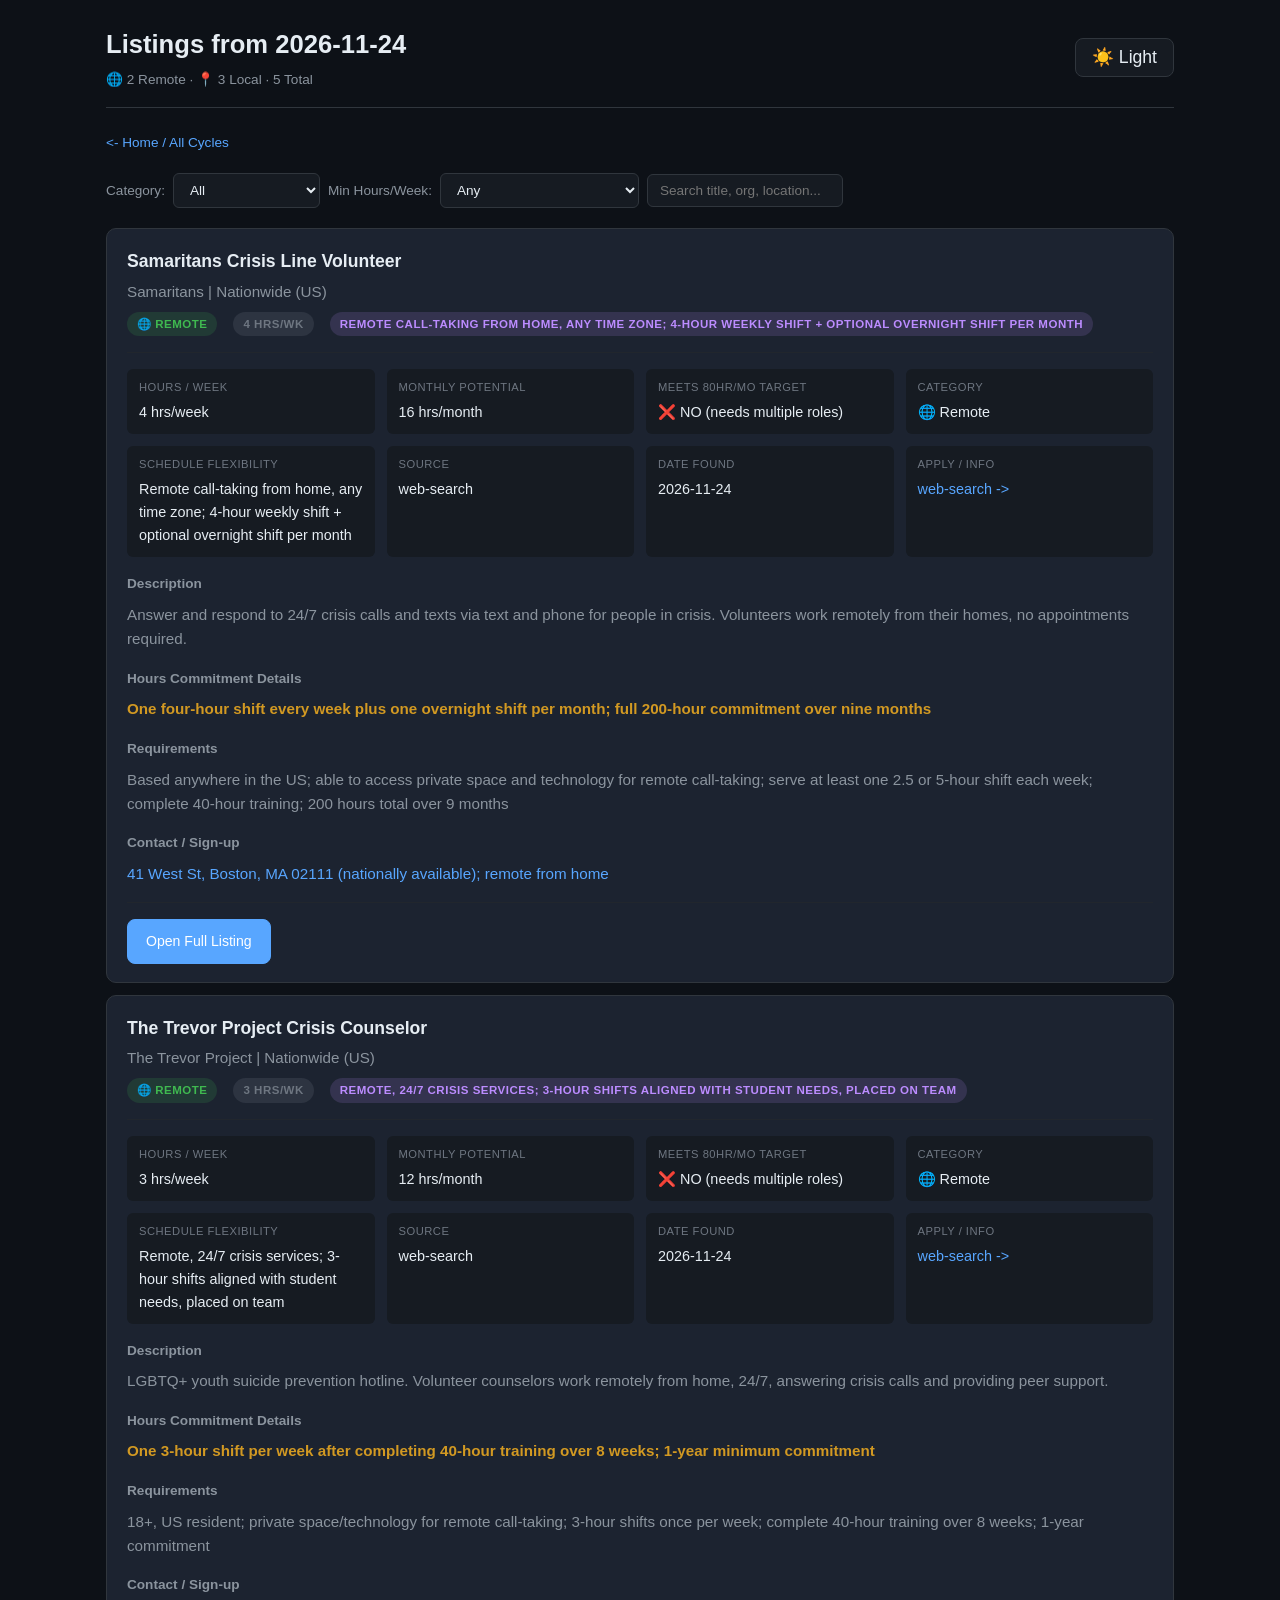
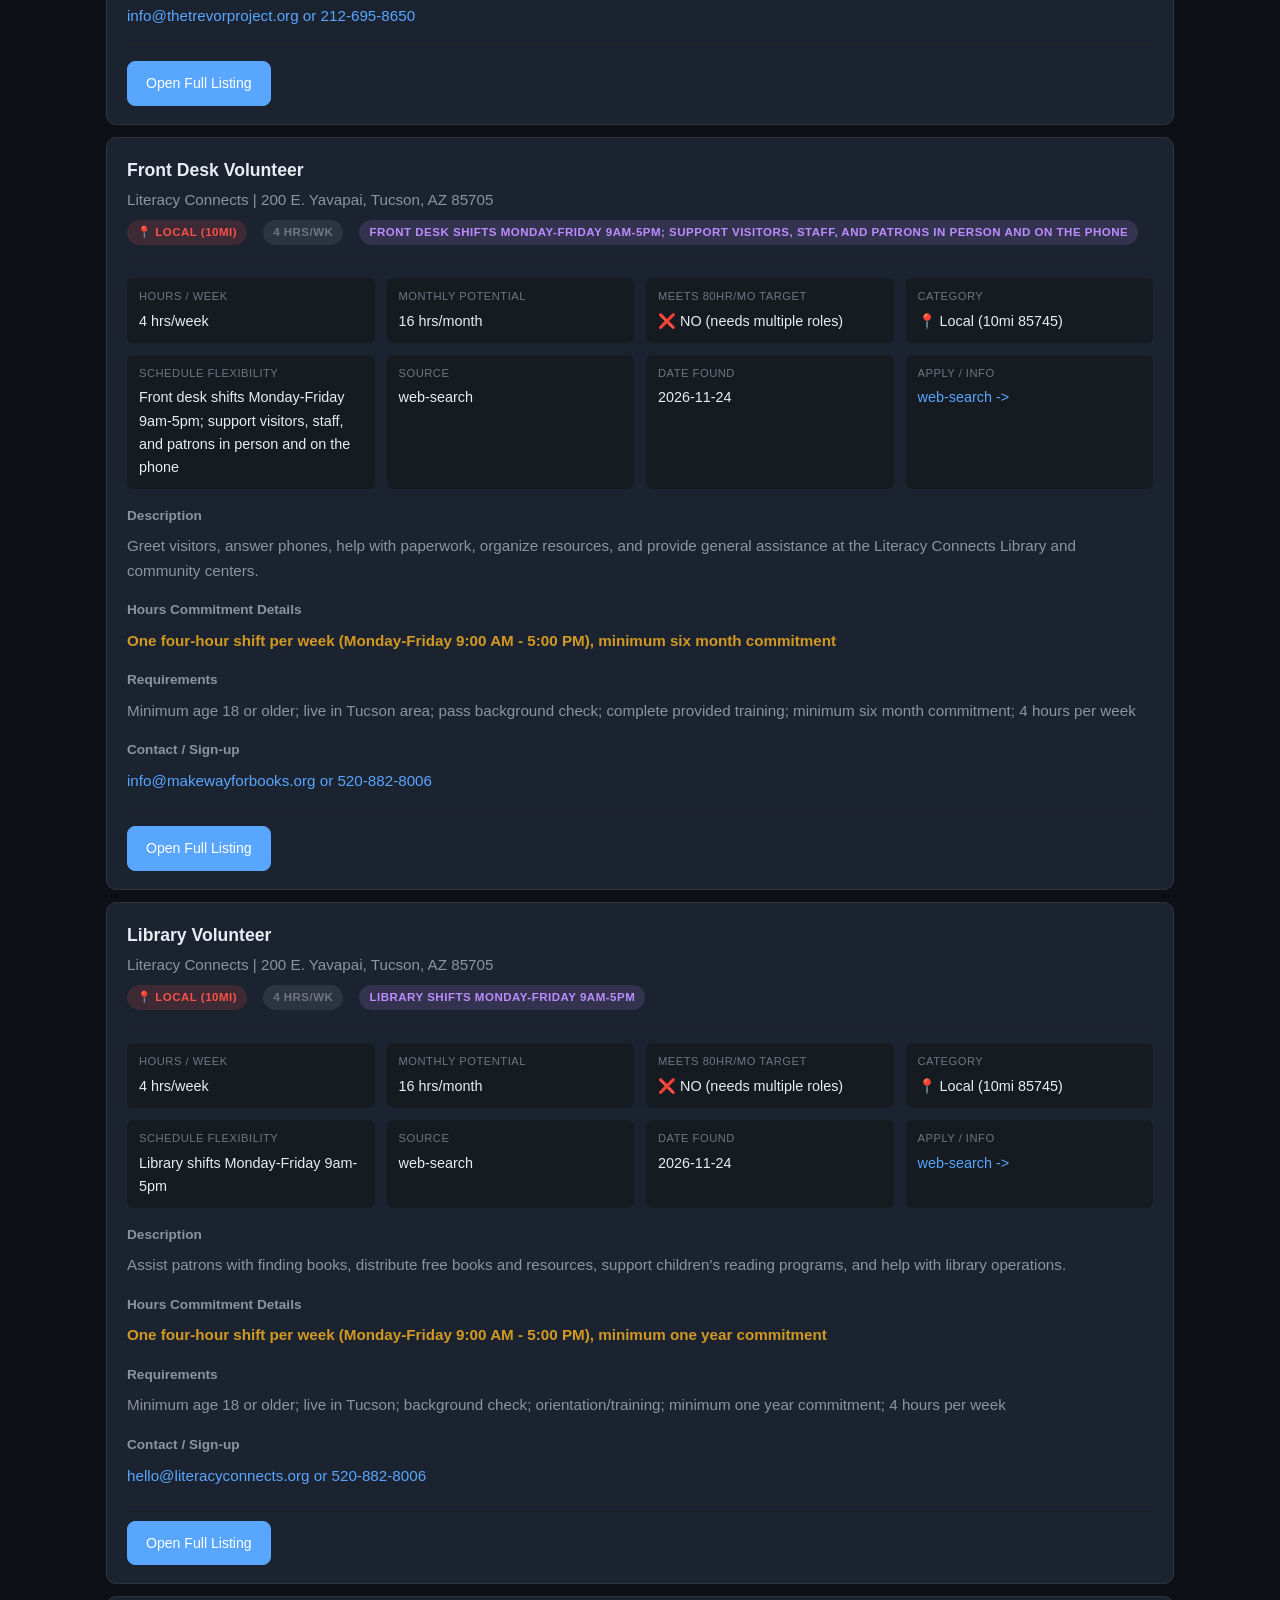
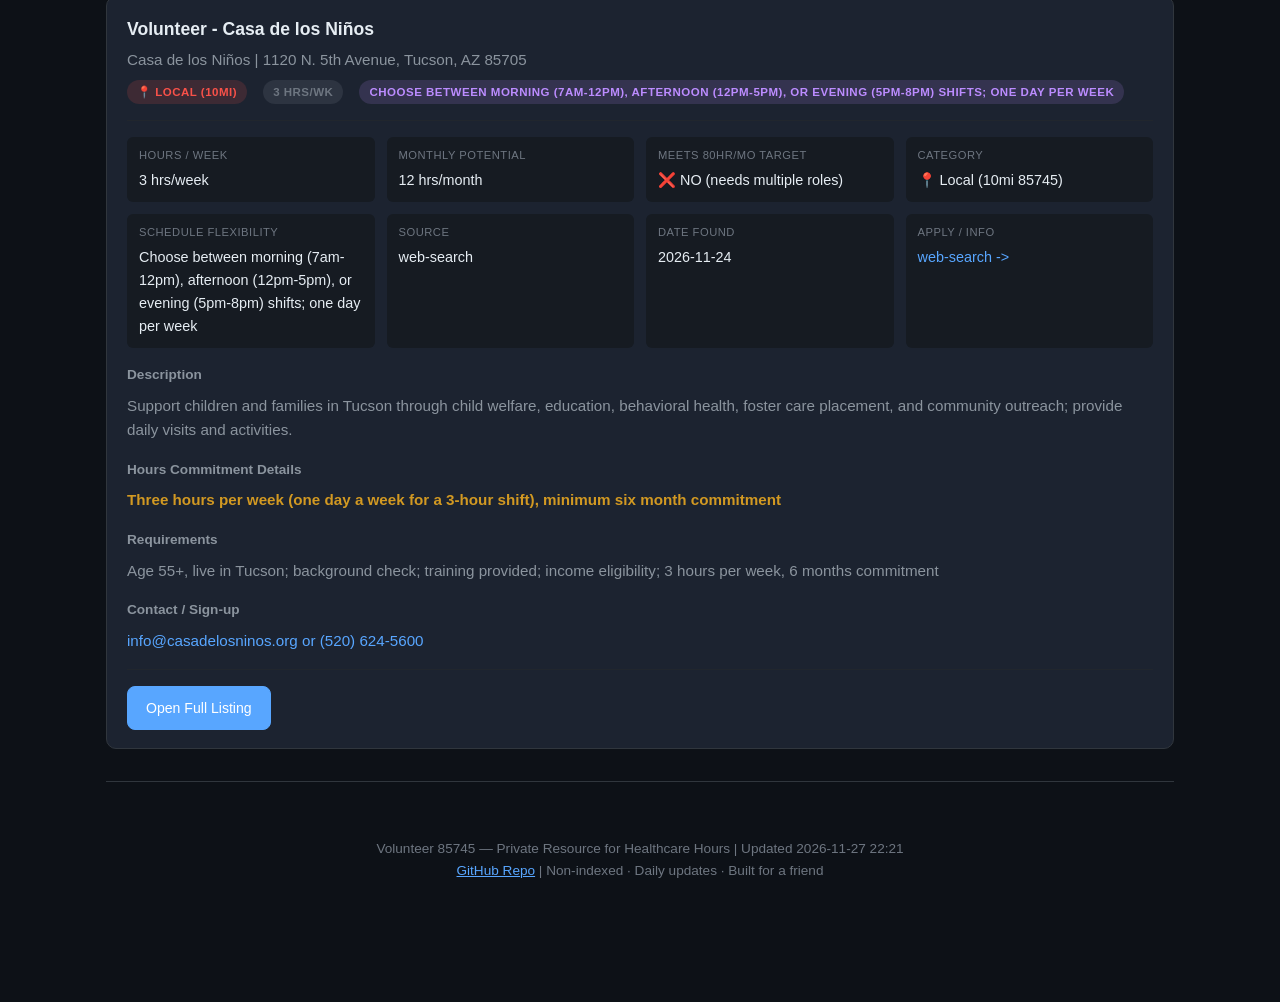
<file: cycle-2026-11-24.html>
<!DOCTYPE html>
<html lang="en">
<head>
<meta charset="UTF-8">
<meta name="viewport" content="width=device-width, initial-scale=1.0">
<meta name="robots" content="noindex, nofollow">
<meta name="description" content="Volunteer opportunities near Tucson 85745 + Remote — 20hrs/week, 80hrs/month for healthcare">
<title>Volunteer Listings — 2026-11-24 — Volunteer 85745</title>
<link rel="icon" type="image/svg+xml" href="assets/favicon.svg">
<link rel="stylesheet" href="assets/style.css">
<script src="assets/main.js" defer></script>
</head>
<body>
<header>
  <div>
    <h1>Listings from 2026-11-24</h1>
    <div class="subtitle">🌐 2 Remote · 📍 3 Local · 5 Total</div>
  </div>
  <button class="theme-toggle" id="themeToggle">Light</button>
</header>

<div class="breadcrumb">
  <a href="index.html"><- Home / All Cycles</a>
</div>

<div class="filter-bar">
  <label>Category:</label>
  <select id="catFilter">
    <option value="all">All</option>
    <option value="remote">🌐 Remote Only</option>
    <option value="local">📍 Local Only</option>
  </select>
  <label>Min Hours/Week:</label>
  <select id="hoursFilter">
    <option value="0">Any</option>
    <option value="20">≥20 (Meets 80/mo target)</option>
    <option value="10">≥10</option>
    <option value="5">≥5</option>
  </select>
  <input type="text" id="searchFilter" placeholder="Search title, org, location...">
</div>
<div class="lead-list">

<div class="lead-card" data-category="remote" data-hours="4">
  <div class="lead-card-header">
    <div>
      <h3>Samaritans Crisis Line Volunteer</h3>
      <div class="company">Samaritans | Nationwide (US)</div>
      <div class="meta"><span class="badge badge-remote">🌐 REMOTE</span> <span class="badge badge-hours-low">4 hrs/wk</span> <span class="badge badge-flex">Remote call-taking from home, any time zone; 4-hour weekly shift + optional overnight shift per month</span></div>
    </div>
  </div>
  <div class="lead-details">
    <div class="lead-details-grid">
      <div class="lead-detail-item">
        <div class="label">Hours / Week</div>
        <div class="value">4 hrs/week</div>
      </div>
      <div class="lead-detail-item">
        <div class="label">Monthly Potential</div>
        <div class="value">16 hrs/month</div>
      </div>
      <div class="lead-detail-item">
        <div class="label">Meets 80hr/mo Target</div>
        <div class="value">❌ NO (needs multiple roles)</div>
      </div>
      <div class="lead-detail-item">
        <div class="label">Category</div>
        <div class="value">🌐 Remote</div>
      </div>
      <div class="lead-detail-item">
        <div class="label">Schedule Flexibility</div>
        <div class="value">Remote call-taking from home, any time zone; 4-hour weekly shift + optional overnight shift per month</div>
      </div>
      <div class="lead-detail-item">
        <div class="label">Source</div>
        <div class="value">web-search</div>
      </div>
      <div class="lead-detail-item">
        <div class="label">Date Found</div>
        <div class="value">2026-11-24</div>
      </div>
      <div class="lead-detail-item">
        <div class="label">Apply / Info</div>
        <div class="value"><a href="https://samaritanshope.org/get-involved/volunteer-on-the-helpline" target="_blank" rel="noopener noreferrer">web-search -></a></div>
      </div>
    </div>
    
    <div class="details-section"><div class="details-section-title">Description</div><p style="font-size:0.95rem;color:var(--text-secondary);">Answer and respond to 24/7 crisis calls and texts via text and phone for people in crisis. Volunteers work remotely from their homes, no appointments required.</p></div>
    <div class="details-section"><div class="details-section-title">Hours Commitment Details</div><p style="font-size:0.95rem;color:var(--yellow);font-weight:600;">One four-hour shift every week plus one overnight shift per month; full 200-hour commitment over nine months</p></div>
    <div class="details-section"><div class="details-section-title">Requirements</div><p style="font-size:0.95rem;color:var(--text-secondary);">Based anywhere in the US; able to access private space and technology for remote call-taking; serve at least one 2.5 or 5-hour shift each week; complete 40-hour training; 200 hours total over 9 months</p></div>
    <div class="details-section"><div class="details-section-title">Contact / Sign-up</div><p style="font-size:0.95rem;color:var(--accent);">41 West St, Boston, MA 02111 (nationally available); remote from home</p></div>
    
    <div class="action-bar">
      <a href="https://samaritanshope.org/get-involved/volunteer-on-the-helpline" target="_blank" rel="noopener noreferrer" class="action-btn primary">Open Full Listing</a>
    </div>
  </div>
</div>

<div class="lead-card" data-category="remote" data-hours="3">
  <div class="lead-card-header">
    <div>
      <h3>The Trevor Project Crisis Counselor</h3>
      <div class="company">The Trevor Project | Nationwide (US)</div>
      <div class="meta"><span class="badge badge-remote">🌐 REMOTE</span> <span class="badge badge-hours-low">3 hrs/wk</span> <span class="badge badge-flex">Remote, 24/7 crisis services; 3-hour shifts aligned with student needs, placed on team</span></div>
    </div>
  </div>
  <div class="lead-details">
    <div class="lead-details-grid">
      <div class="lead-detail-item">
        <div class="label">Hours / Week</div>
        <div class="value">3 hrs/week</div>
      </div>
      <div class="lead-detail-item">
        <div class="label">Monthly Potential</div>
        <div class="value">12 hrs/month</div>
      </div>
      <div class="lead-detail-item">
        <div class="label">Meets 80hr/mo Target</div>
        <div class="value">❌ NO (needs multiple roles)</div>
      </div>
      <div class="lead-detail-item">
        <div class="label">Category</div>
        <div class="value">🌐 Remote</div>
      </div>
      <div class="lead-detail-item">
        <div class="label">Schedule Flexibility</div>
        <div class="value">Remote, 24/7 crisis services; 3-hour shifts aligned with student needs, placed on team</div>
      </div>
      <div class="lead-detail-item">
        <div class="label">Source</div>
        <div class="value">web-search</div>
      </div>
      <div class="lead-detail-item">
        <div class="label">Date Found</div>
        <div class="value">2026-11-24</div>
      </div>
      <div class="lead-detail-item">
        <div class="label">Apply / Info</div>
        <div class="value"><a href="https://thetrevorprojectorg.zendesk.com/hc/en-us/articles/27581264021399-Frequently-Asked-Questions" target="_blank" rel="noopener noreferrer">web-search -></a></div>
      </div>
    </div>
    
    <div class="details-section"><div class="details-section-title">Description</div><p style="font-size:0.95rem;color:var(--text-secondary);">LGBTQ+ youth suicide prevention hotline. Volunteer counselors work remotely from home, 24/7, answering crisis calls and providing peer support.</p></div>
    <div class="details-section"><div class="details-section-title">Hours Commitment Details</div><p style="font-size:0.95rem;color:var(--yellow);font-weight:600;">One 3-hour shift per week after completing 40-hour training over 8 weeks; 1-year minimum commitment</p></div>
    <div class="details-section"><div class="details-section-title">Requirements</div><p style="font-size:0.95rem;color:var(--text-secondary);">18+, US resident; private space/technology for remote call-taking; 3-hour shifts once per week; complete 40-hour training over 8 weeks; 1-year commitment</p></div>
    <div class="details-section"><div class="details-section-title">Contact / Sign-up</div><p style="font-size:0.95rem;color:var(--accent);">info@thetrevorproject.org or 212-695-8650</p></div>
    
    <div class="action-bar">
      <a href="https://thetrevorprojectorg.zendesk.com/hc/en-us/articles/27581264021399-Frequently-Asked-Questions" target="_blank" rel="noopener noreferrer" class="action-btn primary">Open Full Listing</a>
    </div>
  </div>
</div>

<div class="lead-card" data-category="local" data-hours="4">
  <div class="lead-card-header">
    <div>
      <h3>Front Desk Volunteer</h3>
      <div class="company">Literacy Connects | 200 E. Yavapai, Tucson, AZ 85705</div>
      <div class="meta"><span class="badge badge-local">📍 LOCAL (10mi)</span> <span class="badge badge-hours-low">4 hrs/wk</span> <span class="badge badge-flex">Front desk shifts Monday-Friday 9am-5pm; support visitors, staff, and patrons in person and on the phone</span></div>
    </div>
  </div>
  <div class="lead-details">
    <div class="lead-details-grid">
      <div class="lead-detail-item">
        <div class="label">Hours / Week</div>
        <div class="value">4 hrs/week</div>
      </div>
      <div class="lead-detail-item">
        <div class="label">Monthly Potential</div>
        <div class="value">16 hrs/month</div>
      </div>
      <div class="lead-detail-item">
        <div class="label">Meets 80hr/mo Target</div>
        <div class="value">❌ NO (needs multiple roles)</div>
      </div>
      <div class="lead-detail-item">
        <div class="label">Category</div>
        <div class="value">📍 Local (10mi 85745)</div>
      </div>
      <div class="lead-detail-item">
        <div class="label">Schedule Flexibility</div>
        <div class="value">Front desk shifts Monday-Friday 9am-5pm; support visitors, staff, and patrons in person and on the phone</div>
      </div>
      <div class="lead-detail-item">
        <div class="label">Source</div>
        <div class="value">web-search</div>
      </div>
      <div class="lead-detail-item">
        <div class="label">Date Found</div>
        <div class="value">2026-11-24</div>
      </div>
      <div class="lead-detail-item">
        <div class="label">Apply / Info</div>
        <div class="value"><a href="https://literacyconnects.org/volunteer/#front-desk" target="_blank" rel="noopener noreferrer">web-search -></a></div>
      </div>
    </div>
    
    <div class="details-section"><div class="details-section-title">Description</div><p style="font-size:0.95rem;color:var(--text-secondary);">Greet visitors, answer phones, help with paperwork, organize resources, and provide general assistance at the Literacy Connects Library and community centers.</p></div>
    <div class="details-section"><div class="details-section-title">Hours Commitment Details</div><p style="font-size:0.95rem;color:var(--yellow);font-weight:600;">One four-hour shift per week (Monday-Friday 9:00 AM - 5:00 PM), minimum six month commitment</p></div>
    <div class="details-section"><div class="details-section-title">Requirements</div><p style="font-size:0.95rem;color:var(--text-secondary);">Minimum age 18 or older; live in Tucson area; pass background check; complete provided training; minimum six month commitment; 4 hours per week</p></div>
    <div class="details-section"><div class="details-section-title">Contact / Sign-up</div><p style="font-size:0.95rem;color:var(--accent);">info@makewayforbooks.org or 520-882-8006</p></div>
    
    <div class="action-bar">
      <a href="https://literacyconnects.org/volunteer/#front-desk" target="_blank" rel="noopener noreferrer" class="action-btn primary">Open Full Listing</a>
    </div>
  </div>
</div>

<div class="lead-card" data-category="local" data-hours="4">
  <div class="lead-card-header">
    <div>
      <h3>Library Volunteer</h3>
      <div class="company">Literacy Connects | 200 E. Yavapai, Tucson, AZ 85705</div>
      <div class="meta"><span class="badge badge-local">📍 LOCAL (10mi)</span> <span class="badge badge-hours-low">4 hrs/wk</span> <span class="badge badge-flex">Library shifts Monday-Friday 9am-5pm</span></div>
    </div>
  </div>
  <div class="lead-details">
    <div class="lead-details-grid">
      <div class="lead-detail-item">
        <div class="label">Hours / Week</div>
        <div class="value">4 hrs/week</div>
      </div>
      <div class="lead-detail-item">
        <div class="label">Monthly Potential</div>
        <div class="value">16 hrs/month</div>
      </div>
      <div class="lead-detail-item">
        <div class="label">Meets 80hr/mo Target</div>
        <div class="value">❌ NO (needs multiple roles)</div>
      </div>
      <div class="lead-detail-item">
        <div class="label">Category</div>
        <div class="value">📍 Local (10mi 85745)</div>
      </div>
      <div class="lead-detail-item">
        <div class="label">Schedule Flexibility</div>
        <div class="value">Library shifts Monday-Friday 9am-5pm</div>
      </div>
      <div class="lead-detail-item">
        <div class="label">Source</div>
        <div class="value">web-search</div>
      </div>
      <div class="lead-detail-item">
        <div class="label">Date Found</div>
        <div class="value">2026-11-24</div>
      </div>
      <div class="lead-detail-item">
        <div class="label">Apply / Info</div>
        <div class="value"><a href="https://literacyconnects.org/library" target="_blank" rel="noopener noreferrer">web-search -></a></div>
      </div>
    </div>
    
    <div class="details-section"><div class="details-section-title">Description</div><p style="font-size:0.95rem;color:var(--text-secondary);">Assist patrons with finding books, distribute free books and resources, support children&#x27;s reading programs, and help with library operations.</p></div>
    <div class="details-section"><div class="details-section-title">Hours Commitment Details</div><p style="font-size:0.95rem;color:var(--yellow);font-weight:600;">One four-hour shift per week (Monday-Friday 9:00 AM - 5:00 PM), minimum one year commitment</p></div>
    <div class="details-section"><div class="details-section-title">Requirements</div><p style="font-size:0.95rem;color:var(--text-secondary);">Minimum age 18 or older; live in Tucson; background check; orientation/training; minimum one year commitment; 4 hours per week</p></div>
    <div class="details-section"><div class="details-section-title">Contact / Sign-up</div><p style="font-size:0.95rem;color:var(--accent);">hello@literacyconnects.org or 520-882-8006</p></div>
    
    <div class="action-bar">
      <a href="https://literacyconnects.org/library" target="_blank" rel="noopener noreferrer" class="action-btn primary">Open Full Listing</a>
    </div>
  </div>
</div>

<div class="lead-card" data-category="local" data-hours="3">
  <div class="lead-card-header">
    <div>
      <h3>Volunteer - Casa de los Niños</h3>
      <div class="company">Casa de los Niños | 1120 N. 5th Avenue, Tucson, AZ 85705</div>
      <div class="meta"><span class="badge badge-local">📍 LOCAL (10mi)</span> <span class="badge badge-hours-low">3 hrs/wk</span> <span class="badge badge-flex">Choose between morning (7am-12pm), afternoon (12pm-5pm), or evening (5pm-8pm) shifts; one day per week</span></div>
    </div>
  </div>
  <div class="lead-details">
    <div class="lead-details-grid">
      <div class="lead-detail-item">
        <div class="label">Hours / Week</div>
        <div class="value">3 hrs/week</div>
      </div>
      <div class="lead-detail-item">
        <div class="label">Monthly Potential</div>
        <div class="value">12 hrs/month</div>
      </div>
      <div class="lead-detail-item">
        <div class="label">Meets 80hr/mo Target</div>
        <div class="value">❌ NO (needs multiple roles)</div>
      </div>
      <div class="lead-detail-item">
        <div class="label">Category</div>
        <div class="value">📍 Local (10mi 85745)</div>
      </div>
      <div class="lead-detail-item">
        <div class="label">Schedule Flexibility</div>
        <div class="value">Choose between morning (7am-12pm), afternoon (12pm-5pm), or evening (5pm-8pm) shifts; one day per week</div>
      </div>
      <div class="lead-detail-item">
        <div class="label">Source</div>
        <div class="value">web-search</div>
      </div>
      <div class="lead-detail-item">
        <div class="label">Date Found</div>
        <div class="value">2026-11-24</div>
      </div>
      <div class="lead-detail-item">
        <div class="label">Apply / Info</div>
        <div class="value"><a href="https://casadelosninos.org/make-a-difference/volunteer" target="_blank" rel="noopener noreferrer">web-search -></a></div>
      </div>
    </div>
    
    <div class="details-section"><div class="details-section-title">Description</div><p style="font-size:0.95rem;color:var(--text-secondary);">Support children and families in Tucson through child welfare, education, behavioral health, foster care placement, and community outreach; provide daily visits and activities.</p></div>
    <div class="details-section"><div class="details-section-title">Hours Commitment Details</div><p style="font-size:0.95rem;color:var(--yellow);font-weight:600;">Three hours per week (one day a week for a 3-hour shift), minimum six month commitment</p></div>
    <div class="details-section"><div class="details-section-title">Requirements</div><p style="font-size:0.95rem;color:var(--text-secondary);">Age 55+, live in Tucson; background check; training provided; income eligibility; 3 hours per week, 6 months commitment</p></div>
    <div class="details-section"><div class="details-section-title">Contact / Sign-up</div><p style="font-size:0.95rem;color:var(--accent);">info@casadelosninos.org or (520) 624-5600</p></div>
    
    <div class="action-bar">
      <a href="https://casadelosninos.org/make-a-difference/volunteer" target="_blank" rel="noopener noreferrer" class="action-btn primary">Open Full Listing</a>
    </div>
  </div>
</div>
</div>

<button id="backToTop" aria-label="Back to top">^</button>
<footer>
  <p style="text-align: center; color: var(--text-muted); font-size: 0.85rem; padding: 24px;">
    Volunteer 85745 — Private Resource for Healthcare Hours | Updated 2026-11-27 22:21
    <br>
    <a href="https://github.com/djphamdev/volunteer85745" style="color: var(--accent);" target="_blank">GitHub Repo</a>
    | Non-indexed · Daily updates · Built for a friend
  </p>
</footer>
</body>
</html>
</file>
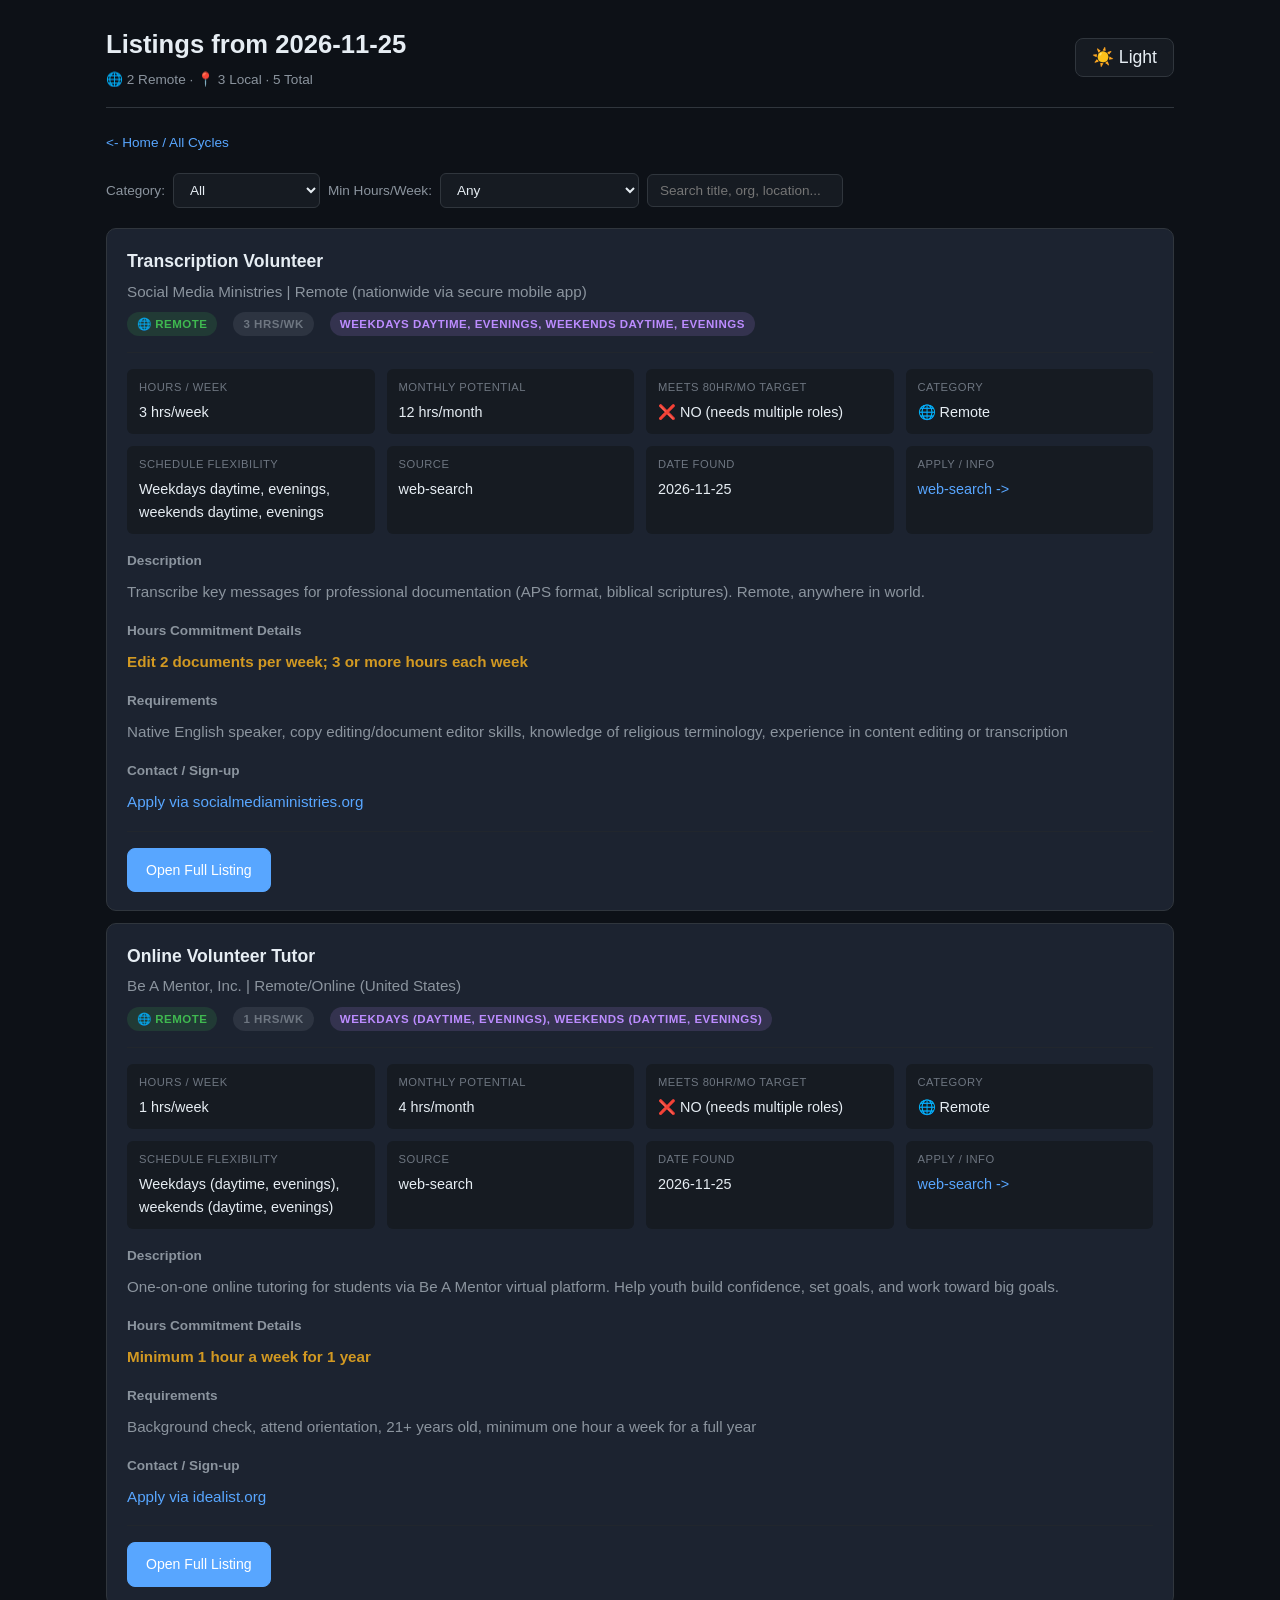
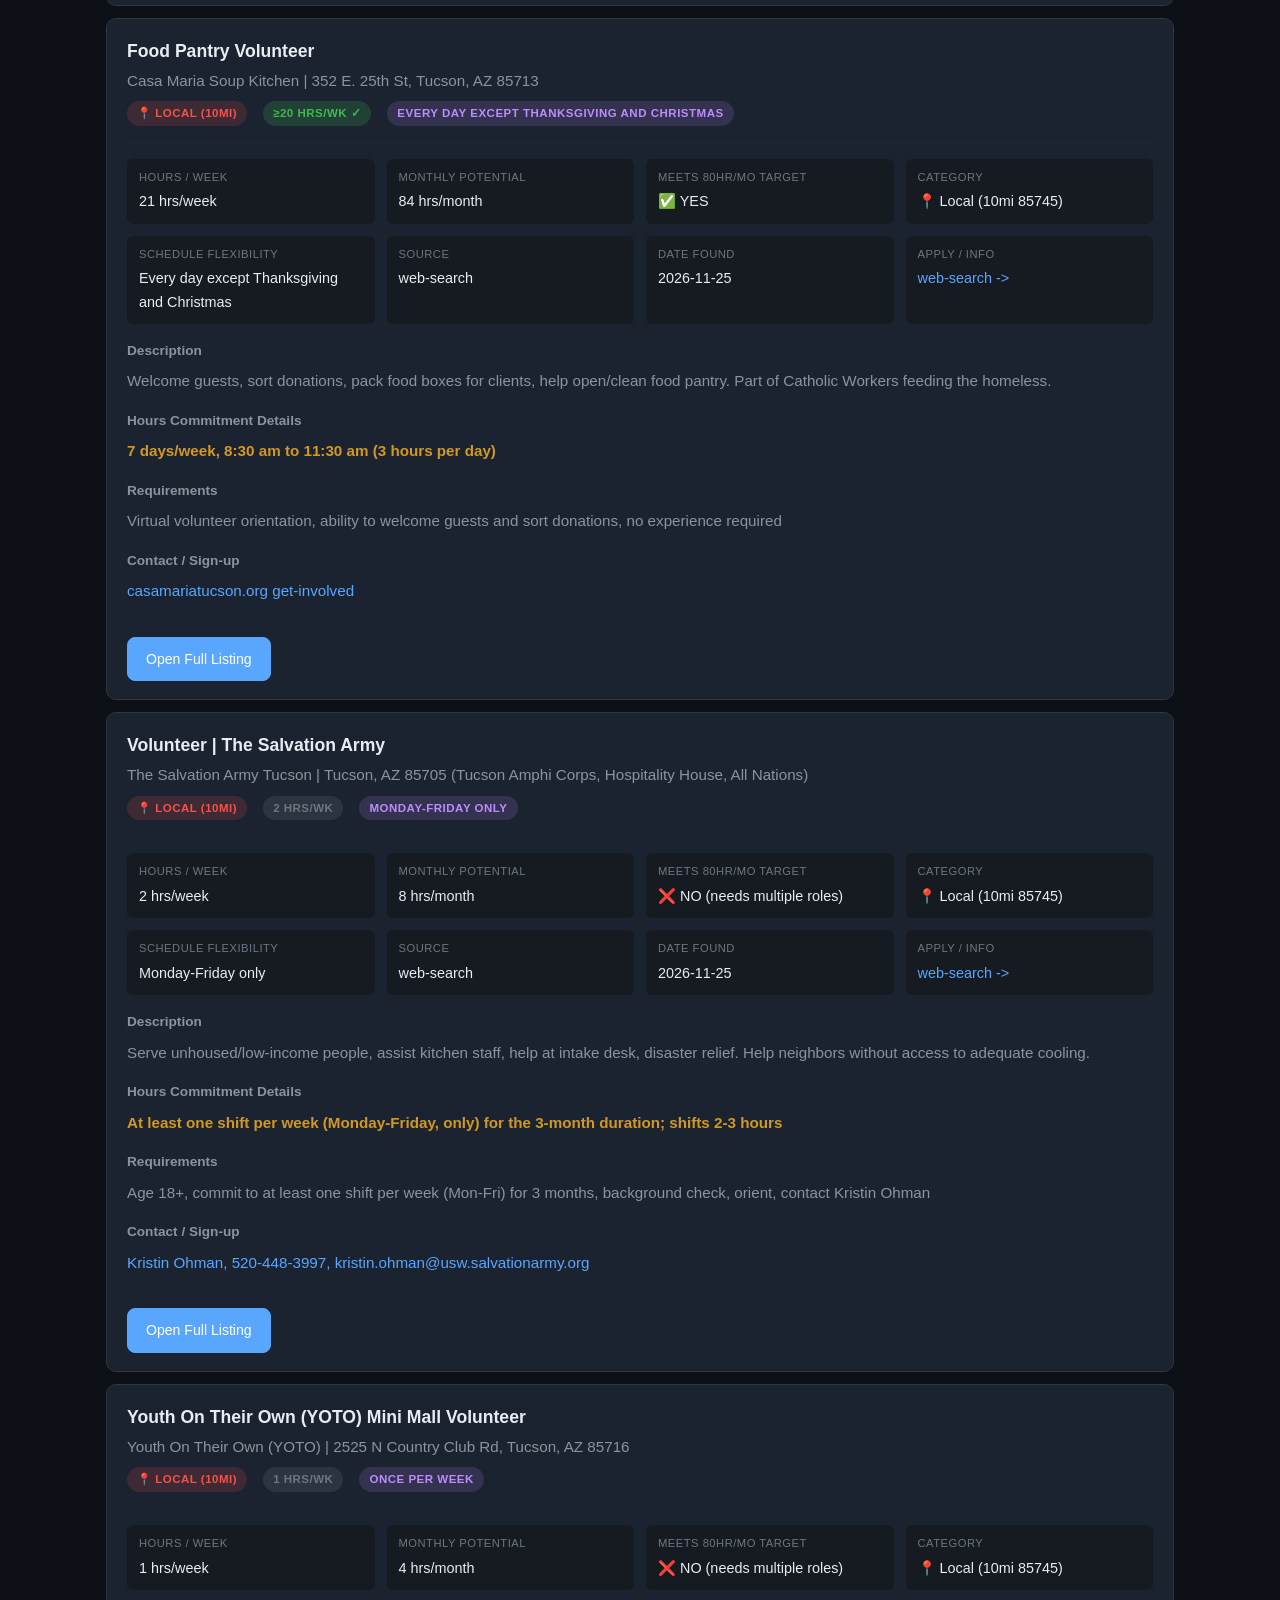
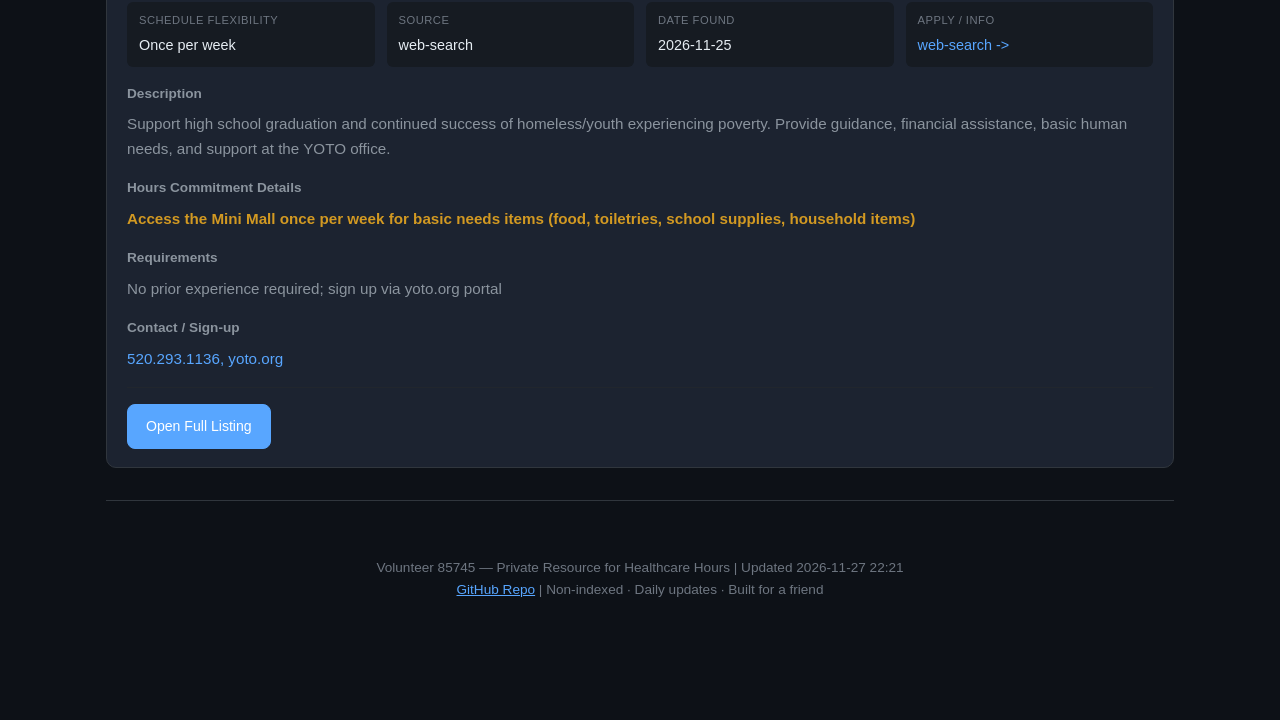
<file: cycle-2026-11-25.html>
<!DOCTYPE html>
<html lang="en">
<head>
<meta charset="UTF-8">
<meta name="viewport" content="width=device-width, initial-scale=1.0">
<meta name="robots" content="noindex, nofollow">
<meta name="description" content="Volunteer opportunities near Tucson 85745 + Remote — 20hrs/week, 80hrs/month for healthcare">
<title>Volunteer Listings — 2026-11-25 — Volunteer 85745</title>
<link rel="icon" type="image/svg+xml" href="assets/favicon.svg">
<link rel="stylesheet" href="assets/style.css">
<script src="assets/main.js" defer></script>
</head>
<body>
<header>
  <div>
    <h1>Listings from 2026-11-25</h1>
    <div class="subtitle">🌐 2 Remote · 📍 3 Local · 5 Total</div>
  </div>
  <button class="theme-toggle" id="themeToggle">Light</button>
</header>

<div class="breadcrumb">
  <a href="index.html"><- Home / All Cycles</a>
</div>

<div class="filter-bar">
  <label>Category:</label>
  <select id="catFilter">
    <option value="all">All</option>
    <option value="remote">🌐 Remote Only</option>
    <option value="local">📍 Local Only</option>
  </select>
  <label>Min Hours/Week:</label>
  <select id="hoursFilter">
    <option value="0">Any</option>
    <option value="20">≥20 (Meets 80/mo target)</option>
    <option value="10">≥10</option>
    <option value="5">≥5</option>
  </select>
  <input type="text" id="searchFilter" placeholder="Search title, org, location...">
</div>
<div class="lead-list">

<div class="lead-card" data-category="remote" data-hours="3">
  <div class="lead-card-header">
    <div>
      <h3>Transcription Volunteer</h3>
      <div class="company">Social Media Ministries | Remote (nationwide via secure mobile app)</div>
      <div class="meta"><span class="badge badge-remote">🌐 REMOTE</span> <span class="badge badge-hours-low">3 hrs/wk</span> <span class="badge badge-flex">Weekdays daytime, evenings, weekends daytime, evenings</span></div>
    </div>
  </div>
  <div class="lead-details">
    <div class="lead-details-grid">
      <div class="lead-detail-item">
        <div class="label">Hours / Week</div>
        <div class="value">3 hrs/week</div>
      </div>
      <div class="lead-detail-item">
        <div class="label">Monthly Potential</div>
        <div class="value">12 hrs/month</div>
      </div>
      <div class="lead-detail-item">
        <div class="label">Meets 80hr/mo Target</div>
        <div class="value">❌ NO (needs multiple roles)</div>
      </div>
      <div class="lead-detail-item">
        <div class="label">Category</div>
        <div class="value">🌐 Remote</div>
      </div>
      <div class="lead-detail-item">
        <div class="label">Schedule Flexibility</div>
        <div class="value">Weekdays daytime, evenings, weekends daytime, evenings</div>
      </div>
      <div class="lead-detail-item">
        <div class="label">Source</div>
        <div class="value">web-search</div>
      </div>
      <div class="lead-detail-item">
        <div class="label">Date Found</div>
        <div class="value">2026-11-25</div>
      </div>
      <div class="lead-detail-item">
        <div class="label">Apply / Info</div>
        <div class="value"><a href="https://www.socialmediaministries.org/volunteer" target="_blank" rel="noopener noreferrer">web-search -></a></div>
      </div>
    </div>
    
    <div class="details-section"><div class="details-section-title">Description</div><p style="font-size:0.95rem;color:var(--text-secondary);">Transcribe key messages for professional documentation (APS format, biblical scriptures). Remote, anywhere in world.</p></div>
    <div class="details-section"><div class="details-section-title">Hours Commitment Details</div><p style="font-size:0.95rem;color:var(--yellow);font-weight:600;">Edit 2 documents per week; 3 or more hours each week</p></div>
    <div class="details-section"><div class="details-section-title">Requirements</div><p style="font-size:0.95rem;color:var(--text-secondary);">Native English speaker, copy editing/document editor skills, knowledge of religious terminology, experience in content editing or transcription</p></div>
    <div class="details-section"><div class="details-section-title">Contact / Sign-up</div><p style="font-size:0.95rem;color:var(--accent);">Apply via socialmediaministries.org</p></div>
    
    <div class="action-bar">
      <a href="https://www.socialmediaministries.org/volunteer" target="_blank" rel="noopener noreferrer" class="action-btn primary">Open Full Listing</a>
    </div>
  </div>
</div>

<div class="lead-card" data-category="remote" data-hours="1">
  <div class="lead-card-header">
    <div>
      <h3>Online Volunteer Tutor</h3>
      <div class="company">Be A Mentor, Inc. | Remote/Online (United States)</div>
      <div class="meta"><span class="badge badge-remote">🌐 REMOTE</span> <span class="badge badge-hours-low">1 hrs/wk</span> <span class="badge badge-flex">Weekdays (daytime, evenings), weekends (daytime, evenings)</span></div>
    </div>
  </div>
  <div class="lead-details">
    <div class="lead-details-grid">
      <div class="lead-detail-item">
        <div class="label">Hours / Week</div>
        <div class="value">1 hrs/week</div>
      </div>
      <div class="lead-detail-item">
        <div class="label">Monthly Potential</div>
        <div class="value">4 hrs/month</div>
      </div>
      <div class="lead-detail-item">
        <div class="label">Meets 80hr/mo Target</div>
        <div class="value">❌ NO (needs multiple roles)</div>
      </div>
      <div class="lead-detail-item">
        <div class="label">Category</div>
        <div class="value">🌐 Remote</div>
      </div>
      <div class="lead-detail-item">
        <div class="label">Schedule Flexibility</div>
        <div class="value">Weekdays (daytime, evenings), weekends (daytime, evenings)</div>
      </div>
      <div class="lead-detail-item">
        <div class="label">Source</div>
        <div class="value">web-search</div>
      </div>
      <div class="lead-detail-item">
        <div class="label">Date Found</div>
        <div class="value">2026-11-25</div>
      </div>
      <div class="lead-detail-item">
        <div class="label">Apply / Info</div>
        <div class="value"><a href="https://idealist.org/en/volunteer-opportunity/b31d74ec4bd545d7883b20090fa0d074-become-an-online-mentor-to-a-youth-in-need-be-a-mentor-inc-san-jose" target="_blank" rel="noopener noreferrer">web-search -></a></div>
      </div>
    </div>
    
    <div class="details-section"><div class="details-section-title">Description</div><p style="font-size:0.95rem;color:var(--text-secondary);">One-on-one online tutoring for students via Be A Mentor virtual platform. Help youth build confidence, set goals, and work toward big goals.</p></div>
    <div class="details-section"><div class="details-section-title">Hours Commitment Details</div><p style="font-size:0.95rem;color:var(--yellow);font-weight:600;">Minimum 1 hour a week for 1 year</p></div>
    <div class="details-section"><div class="details-section-title">Requirements</div><p style="font-size:0.95rem;color:var(--text-secondary);">Background check, attend orientation, 21+ years old, minimum one hour a week for a full year</p></div>
    <div class="details-section"><div class="details-section-title">Contact / Sign-up</div><p style="font-size:0.95rem;color:var(--accent);">Apply via idealist.org</p></div>
    
    <div class="action-bar">
      <a href="https://idealist.org/en/volunteer-opportunity/b31d74ec4bd545d7883b20090fa0d074-become-an-online-mentor-to-a-youth-in-need-be-a-mentor-inc-san-jose" target="_blank" rel="noopener noreferrer" class="action-btn primary">Open Full Listing</a>
    </div>
  </div>
</div>

<div class="lead-card" data-category="local" data-hours="21">
  <div class="lead-card-header">
    <div>
      <h3>Food Pantry Volunteer</h3>
      <div class="company">Casa Maria Soup Kitchen | 352 E. 25th St, Tucson, AZ 85713</div>
      <div class="meta"><span class="badge badge-local">📍 LOCAL (10mi)</span> <span class="badge badge-hours-good">≥20 hrs/wk ✓</span> <span class="badge badge-flex">Every day except Thanksgiving and Christmas</span></div>
    </div>
  </div>
  <div class="lead-details">
    <div class="lead-details-grid">
      <div class="lead-detail-item">
        <div class="label">Hours / Week</div>
        <div class="value">21 hrs/week</div>
      </div>
      <div class="lead-detail-item">
        <div class="label">Monthly Potential</div>
        <div class="value">84 hrs/month</div>
      </div>
      <div class="lead-detail-item">
        <div class="label">Meets 80hr/mo Target</div>
        <div class="value">✅ YES</div>
      </div>
      <div class="lead-detail-item">
        <div class="label">Category</div>
        <div class="value">📍 Local (10mi 85745)</div>
      </div>
      <div class="lead-detail-item">
        <div class="label">Schedule Flexibility</div>
        <div class="value">Every day except Thanksgiving and Christmas</div>
      </div>
      <div class="lead-detail-item">
        <div class="label">Source</div>
        <div class="value">web-search</div>
      </div>
      <div class="lead-detail-item">
        <div class="label">Date Found</div>
        <div class="value">2026-11-25</div>
      </div>
      <div class="lead-detail-item">
        <div class="label">Apply / Info</div>
        <div class="value"><a href="https://casamariatucson.org/get-involved/" target="_blank" rel="noopener noreferrer">web-search -></a></div>
      </div>
    </div>
    
    <div class="details-section"><div class="details-section-title">Description</div><p style="font-size:0.95rem;color:var(--text-secondary);">Welcome guests, sort donations, pack food boxes for clients, help open/clean food pantry. Part of Catholic Workers feeding the homeless.</p></div>
    <div class="details-section"><div class="details-section-title">Hours Commitment Details</div><p style="font-size:0.95rem;color:var(--yellow);font-weight:600;">7 days/week, 8:30 am to 11:30 am (3 hours per day)</p></div>
    <div class="details-section"><div class="details-section-title">Requirements</div><p style="font-size:0.95rem;color:var(--text-secondary);">Virtual volunteer orientation, ability to welcome guests and sort donations, no experience required</p></div>
    <div class="details-section"><div class="details-section-title">Contact / Sign-up</div><p style="font-size:0.95rem;color:var(--accent);">casamariatucson.org get-involved</p></div>
    
    <div class="action-bar">
      <a href="https://casamariatucson.org/get-involved/" target="_blank" rel="noopener noreferrer" class="action-btn primary">Open Full Listing</a>
    </div>
  </div>
</div>

<div class="lead-card" data-category="local" data-hours="2">
  <div class="lead-card-header">
    <div>
      <h3>Volunteer | The Salvation Army</h3>
      <div class="company">The Salvation Army Tucson | Tucson, AZ 85705 (Tucson Amphi Corps, Hospitality House, All Nations)</div>
      <div class="meta"><span class="badge badge-local">📍 LOCAL (10mi)</span> <span class="badge badge-hours-low">2 hrs/wk</span> <span class="badge badge-flex">Monday-Friday only</span></div>
    </div>
  </div>
  <div class="lead-details">
    <div class="lead-details-grid">
      <div class="lead-detail-item">
        <div class="label">Hours / Week</div>
        <div class="value">2 hrs/week</div>
      </div>
      <div class="lead-detail-item">
        <div class="label">Monthly Potential</div>
        <div class="value">8 hrs/month</div>
      </div>
      <div class="lead-detail-item">
        <div class="label">Meets 80hr/mo Target</div>
        <div class="value">❌ NO (needs multiple roles)</div>
      </div>
      <div class="lead-detail-item">
        <div class="label">Category</div>
        <div class="value">📍 Local (10mi 85745)</div>
      </div>
      <div class="lead-detail-item">
        <div class="label">Schedule Flexibility</div>
        <div class="value">Monday-Friday only</div>
      </div>
      <div class="lead-detail-item">
        <div class="label">Source</div>
        <div class="value">web-search</div>
      </div>
      <div class="lead-detail-item">
        <div class="label">Date Found</div>
        <div class="value">2026-11-25</div>
      </div>
      <div class="lead-detail-item">
        <div class="label">Apply / Info</div>
        <div class="value"><a href="https://www.salvationarmytucson.org/volunteer" target="_blank" rel="noopener noreferrer">web-search -></a></div>
      </div>
    </div>
    
    <div class="details-section"><div class="details-section-title">Description</div><p style="font-size:0.95rem;color:var(--text-secondary);">Serve unhoused/low-income people, assist kitchen staff, help at intake desk, disaster relief. Help neighbors without access to adequate cooling.</p></div>
    <div class="details-section"><div class="details-section-title">Hours Commitment Details</div><p style="font-size:0.95rem;color:var(--yellow);font-weight:600;">At least one shift per week (Monday-Friday, only) for the 3-month duration; shifts 2-3 hours</p></div>
    <div class="details-section"><div class="details-section-title">Requirements</div><p style="font-size:0.95rem;color:var(--text-secondary);">Age 18+, commit to at least one shift per week (Mon-Fri) for 3 months, background check, orient, contact Kristin Ohman</p></div>
    <div class="details-section"><div class="details-section-title">Contact / Sign-up</div><p style="font-size:0.95rem;color:var(--accent);">Kristin Ohman, 520-448-3997, kristin.ohman@usw.salvationarmy.org</p></div>
    
    <div class="action-bar">
      <a href="https://www.salvationarmytucson.org/volunteer" target="_blank" rel="noopener noreferrer" class="action-btn primary">Open Full Listing</a>
    </div>
  </div>
</div>

<div class="lead-card" data-category="local" data-hours="1">
  <div class="lead-card-header">
    <div>
      <h3>Youth On Their Own (YOTO) Mini Mall Volunteer</h3>
      <div class="company">Youth On Their Own (YOTO) | 2525 N Country Club Rd, Tucson, AZ 85716</div>
      <div class="meta"><span class="badge badge-local">📍 LOCAL (10mi)</span> <span class="badge badge-hours-low">1 hrs/wk</span> <span class="badge badge-flex">Once per week</span></div>
    </div>
  </div>
  <div class="lead-details">
    <div class="lead-details-grid">
      <div class="lead-detail-item">
        <div class="label">Hours / Week</div>
        <div class="value">1 hrs/week</div>
      </div>
      <div class="lead-detail-item">
        <div class="label">Monthly Potential</div>
        <div class="value">4 hrs/month</div>
      </div>
      <div class="lead-detail-item">
        <div class="label">Meets 80hr/mo Target</div>
        <div class="value">❌ NO (needs multiple roles)</div>
      </div>
      <div class="lead-detail-item">
        <div class="label">Category</div>
        <div class="value">📍 Local (10mi 85745)</div>
      </div>
      <div class="lead-detail-item">
        <div class="label">Schedule Flexibility</div>
        <div class="value">Once per week</div>
      </div>
      <div class="lead-detail-item">
        <div class="label">Source</div>
        <div class="value">web-search</div>
      </div>
      <div class="lead-detail-item">
        <div class="label">Date Found</div>
        <div class="value">2026-11-25</div>
      </div>
      <div class="lead-detail-item">
        <div class="label">Apply / Info</div>
        <div class="value"><a href="https://yoto.org/support-the-mini-mall" target="_blank" rel="noopener noreferrer">web-search -></a></div>
      </div>
    </div>
    
    <div class="details-section"><div class="details-section-title">Description</div><p style="font-size:0.95rem;color:var(--text-secondary);">Support high school graduation and continued success of homeless/youth experiencing poverty. Provide guidance, financial assistance, basic human needs, and support at the YOTO office.</p></div>
    <div class="details-section"><div class="details-section-title">Hours Commitment Details</div><p style="font-size:0.95rem;color:var(--yellow);font-weight:600;">Access the Mini Mall once per week for basic needs items (food, toiletries, school supplies, household items)</p></div>
    <div class="details-section"><div class="details-section-title">Requirements</div><p style="font-size:0.95rem;color:var(--text-secondary);">No prior experience required; sign up via yoto.org portal</p></div>
    <div class="details-section"><div class="details-section-title">Contact / Sign-up</div><p style="font-size:0.95rem;color:var(--accent);">520.293.1136, yoto.org</p></div>
    
    <div class="action-bar">
      <a href="https://yoto.org/support-the-mini-mall" target="_blank" rel="noopener noreferrer" class="action-btn primary">Open Full Listing</a>
    </div>
  </div>
</div>
</div>

<button id="backToTop" aria-label="Back to top">^</button>
<footer>
  <p style="text-align: center; color: var(--text-muted); font-size: 0.85rem; padding: 24px;">
    Volunteer 85745 — Private Resource for Healthcare Hours | Updated 2026-11-27 22:21
    <br>
    <a href="https://github.com/djphamdev/volunteer85745" style="color: var(--accent);" target="_blank">GitHub Repo</a>
    | Non-indexed · Daily updates · Built for a friend
  </p>
</footer>
</body>
</html>
</file>
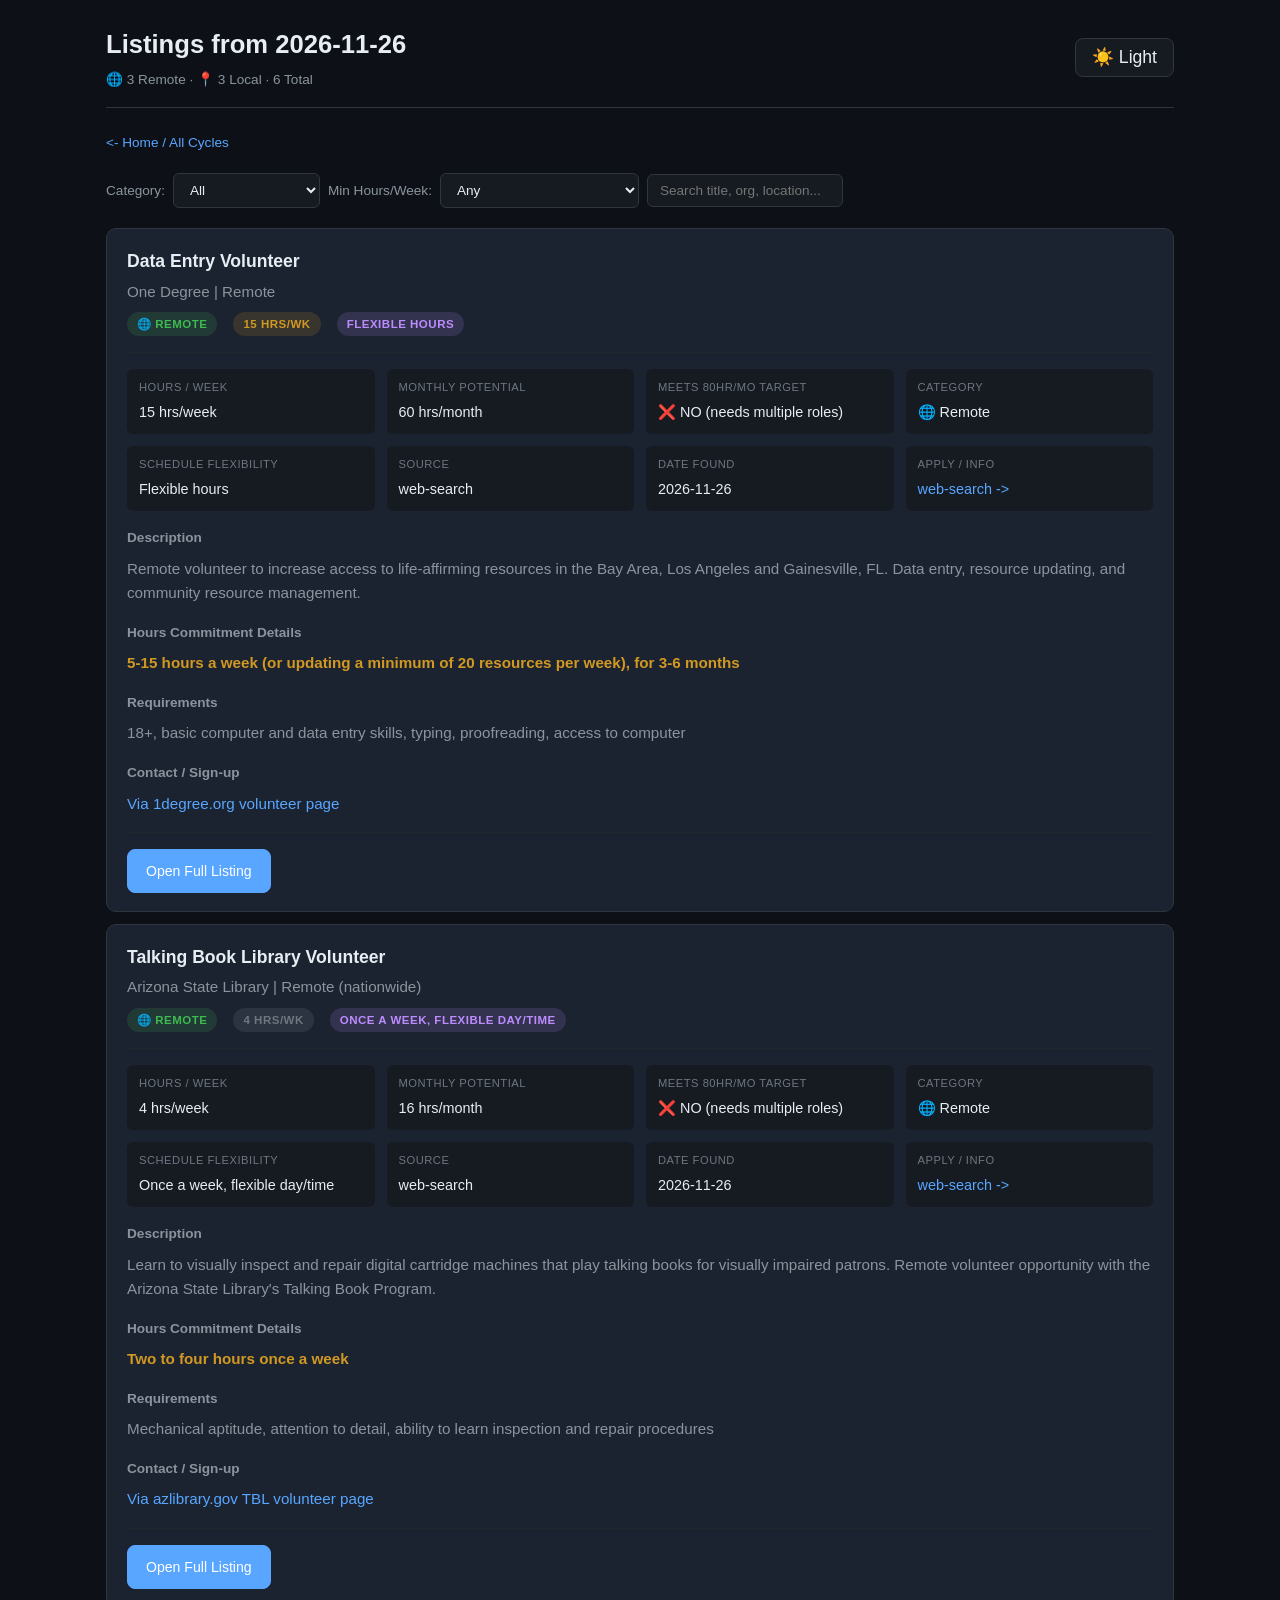
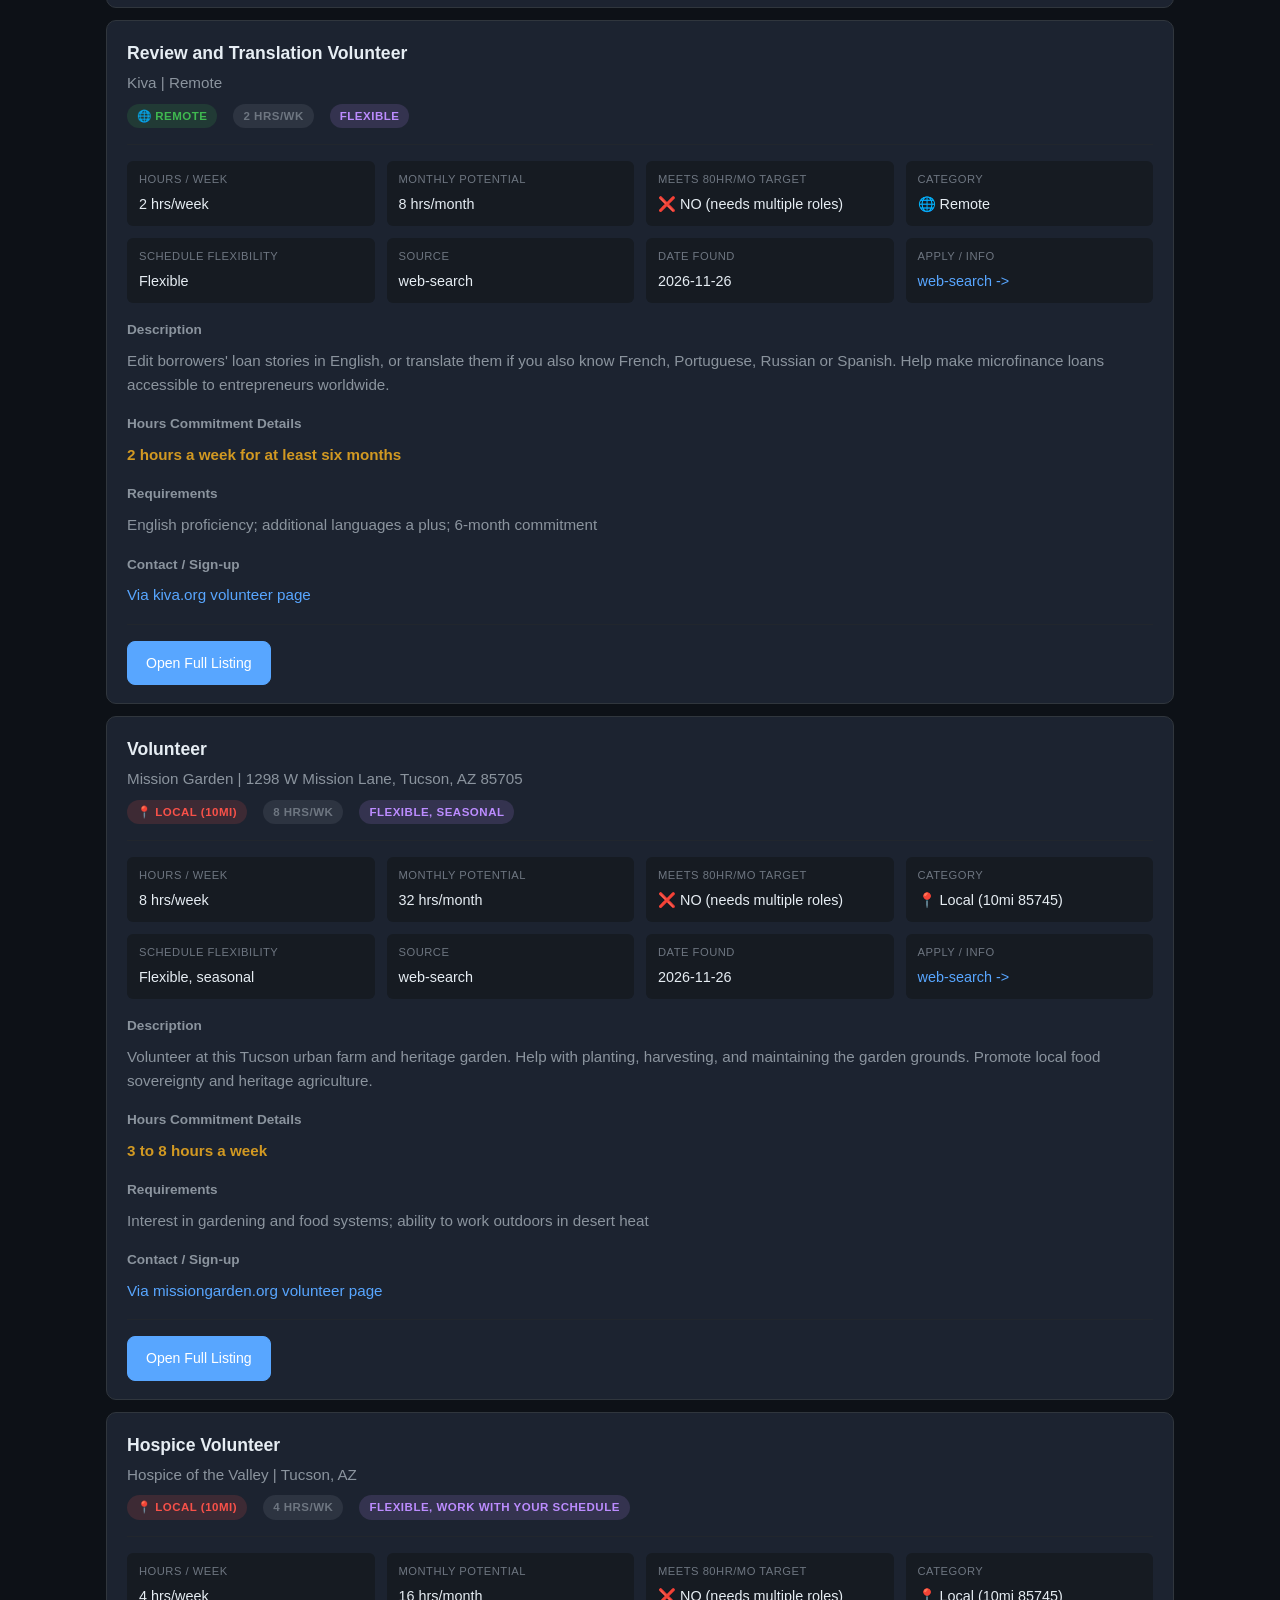
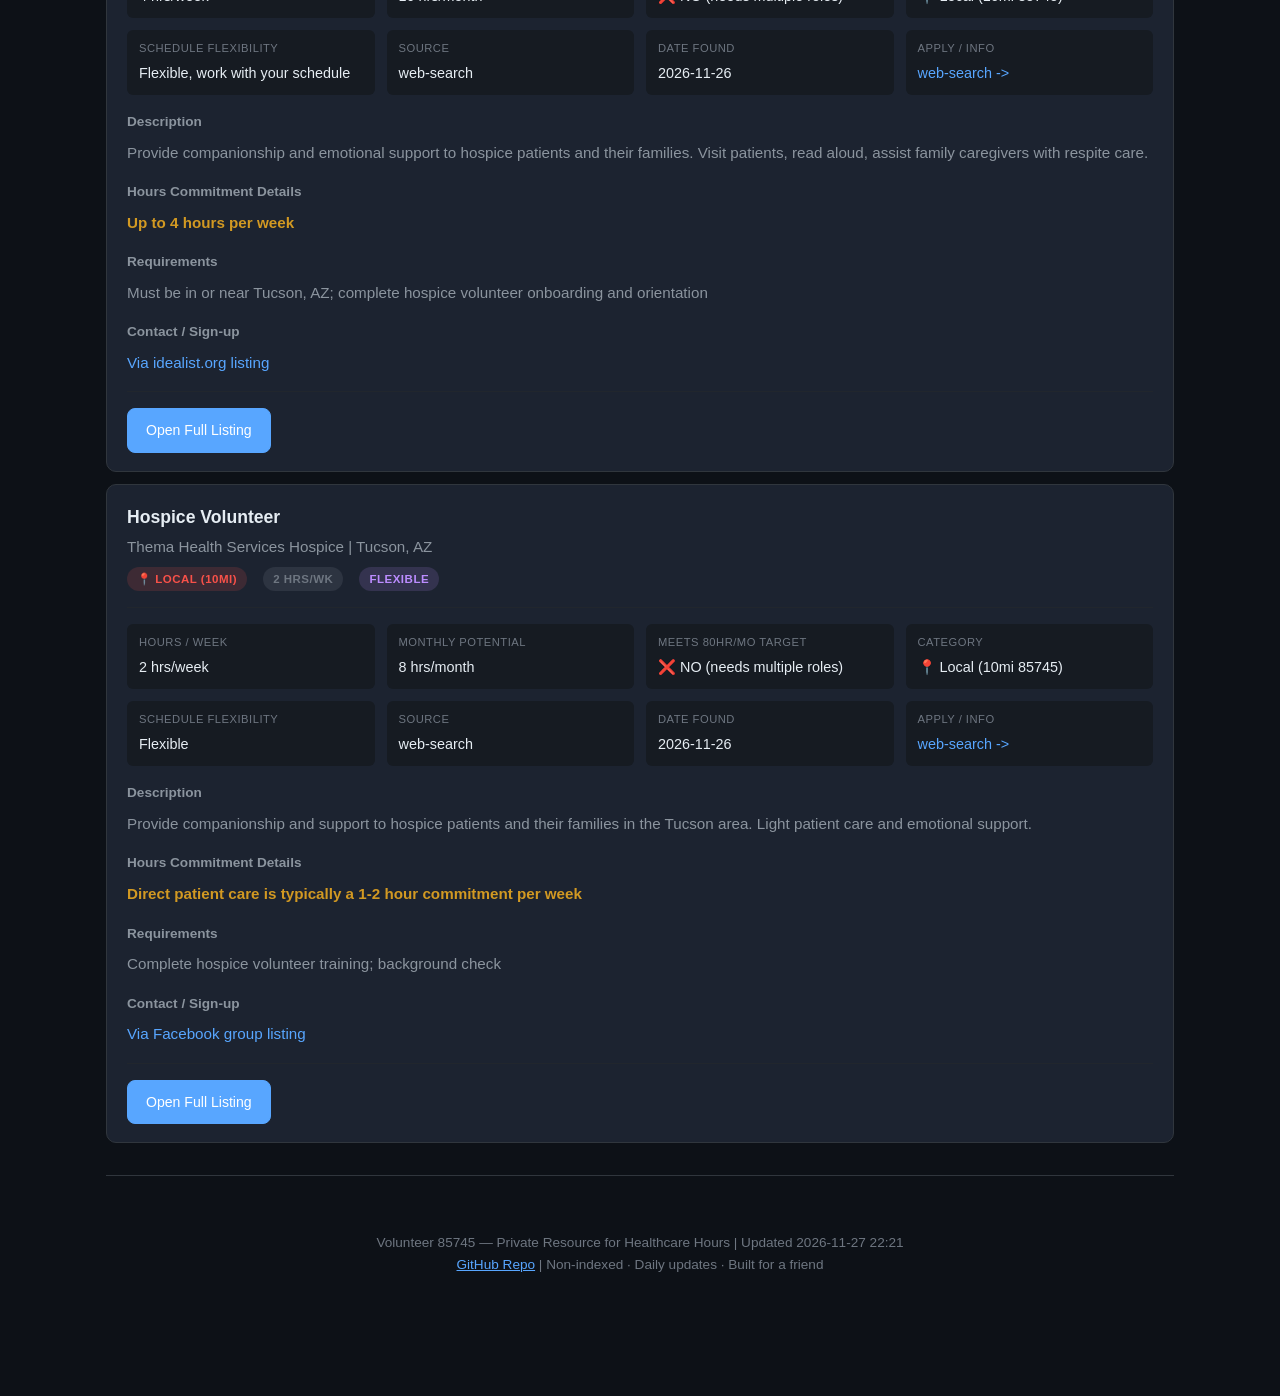
<file: cycle-2026-11-26.html>
<!DOCTYPE html>
<html lang="en">
<head>
<meta charset="UTF-8">
<meta name="viewport" content="width=device-width, initial-scale=1.0">
<meta name="robots" content="noindex, nofollow">
<meta name="description" content="Volunteer opportunities near Tucson 85745 + Remote — 20hrs/week, 80hrs/month for healthcare">
<title>Volunteer Listings — 2026-11-26 — Volunteer 85745</title>
<link rel="icon" type="image/svg+xml" href="assets/favicon.svg">
<link rel="stylesheet" href="assets/style.css">
<script src="assets/main.js" defer></script>
</head>
<body>
<header>
  <div>
    <h1>Listings from 2026-11-26</h1>
    <div class="subtitle">🌐 3 Remote · 📍 3 Local · 6 Total</div>
  </div>
  <button class="theme-toggle" id="themeToggle">Light</button>
</header>

<div class="breadcrumb">
  <a href="index.html"><- Home / All Cycles</a>
</div>

<div class="filter-bar">
  <label>Category:</label>
  <select id="catFilter">
    <option value="all">All</option>
    <option value="remote">🌐 Remote Only</option>
    <option value="local">📍 Local Only</option>
  </select>
  <label>Min Hours/Week:</label>
  <select id="hoursFilter">
    <option value="0">Any</option>
    <option value="20">≥20 (Meets 80/mo target)</option>
    <option value="10">≥10</option>
    <option value="5">≥5</option>
  </select>
  <input type="text" id="searchFilter" placeholder="Search title, org, location...">
</div>
<div class="lead-list">

<div class="lead-card" data-category="remote" data-hours="15">
  <div class="lead-card-header">
    <div>
      <h3>Data Entry Volunteer</h3>
      <div class="company">One Degree | Remote</div>
      <div class="meta"><span class="badge badge-remote">🌐 REMOTE</span> <span class="badge badge-hours-mid">15 hrs/wk</span> <span class="badge badge-flex">Flexible hours</span></div>
    </div>
  </div>
  <div class="lead-details">
    <div class="lead-details-grid">
      <div class="lead-detail-item">
        <div class="label">Hours / Week</div>
        <div class="value">15 hrs/week</div>
      </div>
      <div class="lead-detail-item">
        <div class="label">Monthly Potential</div>
        <div class="value">60 hrs/month</div>
      </div>
      <div class="lead-detail-item">
        <div class="label">Meets 80hr/mo Target</div>
        <div class="value">❌ NO (needs multiple roles)</div>
      </div>
      <div class="lead-detail-item">
        <div class="label">Category</div>
        <div class="value">🌐 Remote</div>
      </div>
      <div class="lead-detail-item">
        <div class="label">Schedule Flexibility</div>
        <div class="value">Flexible hours</div>
      </div>
      <div class="lead-detail-item">
        <div class="label">Source</div>
        <div class="value">web-search</div>
      </div>
      <div class="lead-detail-item">
        <div class="label">Date Found</div>
        <div class="value">2026-11-26</div>
      </div>
      <div class="lead-detail-item">
        <div class="label">Apply / Info</div>
        <div class="value"><a href="https://about.1degree.org/volunteer-job-opening" target="_blank" rel="noopener noreferrer">web-search -></a></div>
      </div>
    </div>
    
    <div class="details-section"><div class="details-section-title">Description</div><p style="font-size:0.95rem;color:var(--text-secondary);">Remote volunteer to increase access to life-affirming resources in the Bay Area, Los Angeles and Gainesville, FL. Data entry, resource updating, and community resource management.</p></div>
    <div class="details-section"><div class="details-section-title">Hours Commitment Details</div><p style="font-size:0.95rem;color:var(--yellow);font-weight:600;">5-15 hours a week (or updating a minimum of 20 resources per week), for 3-6 months</p></div>
    <div class="details-section"><div class="details-section-title">Requirements</div><p style="font-size:0.95rem;color:var(--text-secondary);">18+, basic computer and data entry skills, typing, proofreading, access to computer</p></div>
    <div class="details-section"><div class="details-section-title">Contact / Sign-up</div><p style="font-size:0.95rem;color:var(--accent);">Via 1degree.org volunteer page</p></div>
    
    <div class="action-bar">
      <a href="https://about.1degree.org/volunteer-job-opening" target="_blank" rel="noopener noreferrer" class="action-btn primary">Open Full Listing</a>
    </div>
  </div>
</div>

<div class="lead-card" data-category="remote" data-hours="4">
  <div class="lead-card-header">
    <div>
      <h3>Talking Book Library Volunteer</h3>
      <div class="company">Arizona State Library | Remote (nationwide)</div>
      <div class="meta"><span class="badge badge-remote">🌐 REMOTE</span> <span class="badge badge-hours-low">4 hrs/wk</span> <span class="badge badge-flex">Once a week, flexible day/time</span></div>
    </div>
  </div>
  <div class="lead-details">
    <div class="lead-details-grid">
      <div class="lead-detail-item">
        <div class="label">Hours / Week</div>
        <div class="value">4 hrs/week</div>
      </div>
      <div class="lead-detail-item">
        <div class="label">Monthly Potential</div>
        <div class="value">16 hrs/month</div>
      </div>
      <div class="lead-detail-item">
        <div class="label">Meets 80hr/mo Target</div>
        <div class="value">❌ NO (needs multiple roles)</div>
      </div>
      <div class="lead-detail-item">
        <div class="label">Category</div>
        <div class="value">🌐 Remote</div>
      </div>
      <div class="lead-detail-item">
        <div class="label">Schedule Flexibility</div>
        <div class="value">Once a week, flexible day/time</div>
      </div>
      <div class="lead-detail-item">
        <div class="label">Source</div>
        <div class="value">web-search</div>
      </div>
      <div class="lead-detail-item">
        <div class="label">Date Found</div>
        <div class="value">2026-11-26</div>
      </div>
      <div class="lead-detail-item">
        <div class="label">Apply / Info</div>
        <div class="value"><a href="https://azlibrary.gov/tbl/volunteer-tbl" target="_blank" rel="noopener noreferrer">web-search -></a></div>
      </div>
    </div>
    
    <div class="details-section"><div class="details-section-title">Description</div><p style="font-size:0.95rem;color:var(--text-secondary);">Learn to visually inspect and repair digital cartridge machines that play talking books for visually impaired patrons. Remote volunteer opportunity with the Arizona State Library&#x27;s Talking Book Program.</p></div>
    <div class="details-section"><div class="details-section-title">Hours Commitment Details</div><p style="font-size:0.95rem;color:var(--yellow);font-weight:600;">Two to four hours once a week</p></div>
    <div class="details-section"><div class="details-section-title">Requirements</div><p style="font-size:0.95rem;color:var(--text-secondary);">Mechanical aptitude, attention to detail, ability to learn inspection and repair procedures</p></div>
    <div class="details-section"><div class="details-section-title">Contact / Sign-up</div><p style="font-size:0.95rem;color:var(--accent);">Via azlibrary.gov TBL volunteer page</p></div>
    
    <div class="action-bar">
      <a href="https://azlibrary.gov/tbl/volunteer-tbl" target="_blank" rel="noopener noreferrer" class="action-btn primary">Open Full Listing</a>
    </div>
  </div>
</div>

<div class="lead-card" data-category="remote" data-hours="2">
  <div class="lead-card-header">
    <div>
      <h3>Review and Translation Volunteer</h3>
      <div class="company">Kiva | Remote</div>
      <div class="meta"><span class="badge badge-remote">🌐 REMOTE</span> <span class="badge badge-hours-low">2 hrs/wk</span> <span class="badge badge-flex">Flexible</span></div>
    </div>
  </div>
  <div class="lead-details">
    <div class="lead-details-grid">
      <div class="lead-detail-item">
        <div class="label">Hours / Week</div>
        <div class="value">2 hrs/week</div>
      </div>
      <div class="lead-detail-item">
        <div class="label">Monthly Potential</div>
        <div class="value">8 hrs/month</div>
      </div>
      <div class="lead-detail-item">
        <div class="label">Meets 80hr/mo Target</div>
        <div class="value">❌ NO (needs multiple roles)</div>
      </div>
      <div class="lead-detail-item">
        <div class="label">Category</div>
        <div class="value">🌐 Remote</div>
      </div>
      <div class="lead-detail-item">
        <div class="label">Schedule Flexibility</div>
        <div class="value">Flexible</div>
      </div>
      <div class="lead-detail-item">
        <div class="label">Source</div>
        <div class="value">web-search</div>
      </div>
      <div class="lead-detail-item">
        <div class="label">Date Found</div>
        <div class="value">2026-11-26</div>
      </div>
      <div class="lead-detail-item">
        <div class="label">Apply / Info</div>
        <div class="value"><a href="https://www.kiva.org" target="_blank" rel="noopener noreferrer">web-search -></a></div>
      </div>
    </div>
    
    <div class="details-section"><div class="details-section-title">Description</div><p style="font-size:0.95rem;color:var(--text-secondary);">Edit borrowers&#x27; loan stories in English, or translate them if you also know French, Portuguese, Russian or Spanish. Help make microfinance loans accessible to entrepreneurs worldwide.</p></div>
    <div class="details-section"><div class="details-section-title">Hours Commitment Details</div><p style="font-size:0.95rem;color:var(--yellow);font-weight:600;">2 hours a week for at least six months</p></div>
    <div class="details-section"><div class="details-section-title">Requirements</div><p style="font-size:0.95rem;color:var(--text-secondary);">English proficiency; additional languages a plus; 6-month commitment</p></div>
    <div class="details-section"><div class="details-section-title">Contact / Sign-up</div><p style="font-size:0.95rem;color:var(--accent);">Via kiva.org volunteer page</p></div>
    
    <div class="action-bar">
      <a href="https://www.kiva.org" target="_blank" rel="noopener noreferrer" class="action-btn primary">Open Full Listing</a>
    </div>
  </div>
</div>

<div class="lead-card" data-category="local" data-hours="8">
  <div class="lead-card-header">
    <div>
      <h3>Volunteer</h3>
      <div class="company">Mission Garden | 1298 W Mission Lane, Tucson, AZ 85705</div>
      <div class="meta"><span class="badge badge-local">📍 LOCAL (10mi)</span> <span class="badge badge-hours-low">8 hrs/wk</span> <span class="badge badge-flex">Flexible, seasonal</span></div>
    </div>
  </div>
  <div class="lead-details">
    <div class="lead-details-grid">
      <div class="lead-detail-item">
        <div class="label">Hours / Week</div>
        <div class="value">8 hrs/week</div>
      </div>
      <div class="lead-detail-item">
        <div class="label">Monthly Potential</div>
        <div class="value">32 hrs/month</div>
      </div>
      <div class="lead-detail-item">
        <div class="label">Meets 80hr/mo Target</div>
        <div class="value">❌ NO (needs multiple roles)</div>
      </div>
      <div class="lead-detail-item">
        <div class="label">Category</div>
        <div class="value">📍 Local (10mi 85745)</div>
      </div>
      <div class="lead-detail-item">
        <div class="label">Schedule Flexibility</div>
        <div class="value">Flexible, seasonal</div>
      </div>
      <div class="lead-detail-item">
        <div class="label">Source</div>
        <div class="value">web-search</div>
      </div>
      <div class="lead-detail-item">
        <div class="label">Date Found</div>
        <div class="value">2026-11-26</div>
      </div>
      <div class="lead-detail-item">
        <div class="label">Apply / Info</div>
        <div class="value"><a href="https://www.missiongarden.org/volunteer" target="_blank" rel="noopener noreferrer">web-search -></a></div>
      </div>
    </div>
    
    <div class="details-section"><div class="details-section-title">Description</div><p style="font-size:0.95rem;color:var(--text-secondary);">Volunteer at this Tucson urban farm and heritage garden. Help with planting, harvesting, and maintaining the garden grounds. Promote local food sovereignty and heritage agriculture.</p></div>
    <div class="details-section"><div class="details-section-title">Hours Commitment Details</div><p style="font-size:0.95rem;color:var(--yellow);font-weight:600;">3 to 8 hours a week</p></div>
    <div class="details-section"><div class="details-section-title">Requirements</div><p style="font-size:0.95rem;color:var(--text-secondary);">Interest in gardening and food systems; ability to work outdoors in desert heat</p></div>
    <div class="details-section"><div class="details-section-title">Contact / Sign-up</div><p style="font-size:0.95rem;color:var(--accent);">Via missiongarden.org volunteer page</p></div>
    
    <div class="action-bar">
      <a href="https://www.missiongarden.org/volunteer" target="_blank" rel="noopener noreferrer" class="action-btn primary">Open Full Listing</a>
    </div>
  </div>
</div>

<div class="lead-card" data-category="local" data-hours="4">
  <div class="lead-card-header">
    <div>
      <h3>Hospice Volunteer</h3>
      <div class="company">Hospice of the Valley | Tucson, AZ</div>
      <div class="meta"><span class="badge badge-local">📍 LOCAL (10mi)</span> <span class="badge badge-hours-low">4 hrs/wk</span> <span class="badge badge-flex">Flexible, work with your schedule</span></div>
    </div>
  </div>
  <div class="lead-details">
    <div class="lead-details-grid">
      <div class="lead-detail-item">
        <div class="label">Hours / Week</div>
        <div class="value">4 hrs/week</div>
      </div>
      <div class="lead-detail-item">
        <div class="label">Monthly Potential</div>
        <div class="value">16 hrs/month</div>
      </div>
      <div class="lead-detail-item">
        <div class="label">Meets 80hr/mo Target</div>
        <div class="value">❌ NO (needs multiple roles)</div>
      </div>
      <div class="lead-detail-item">
        <div class="label">Category</div>
        <div class="value">📍 Local (10mi 85745)</div>
      </div>
      <div class="lead-detail-item">
        <div class="label">Schedule Flexibility</div>
        <div class="value">Flexible, work with your schedule</div>
      </div>
      <div class="lead-detail-item">
        <div class="label">Source</div>
        <div class="value">web-search</div>
      </div>
      <div class="lead-detail-item">
        <div class="label">Date Found</div>
        <div class="value">2026-11-26</div>
      </div>
      <div class="lead-detail-item">
        <div class="label">Apply / Info</div>
        <div class="value"><a href="https://www.idealist.org/en/volunteer-opportunity/2f272acb254e4aa982e52b85fa46d88b-change-a-life-today-become-a-hospice-of-the-valley-volunteer-tucson-hospice-of-the-valley-a-nonprofit-serving-all-in-need-since-1977-tucson" target="_blank" rel="noopener noreferrer">web-search -></a></div>
      </div>
    </div>
    
    <div class="details-section"><div class="details-section-title">Description</div><p style="font-size:0.95rem;color:var(--text-secondary);">Provide companionship and emotional support to hospice patients and their families. Visit patients, read aloud, assist family caregivers with respite care.</p></div>
    <div class="details-section"><div class="details-section-title">Hours Commitment Details</div><p style="font-size:0.95rem;color:var(--yellow);font-weight:600;">Up to 4 hours per week</p></div>
    <div class="details-section"><div class="details-section-title">Requirements</div><p style="font-size:0.95rem;color:var(--text-secondary);">Must be in or near Tucson, AZ; complete hospice volunteer onboarding and orientation</p></div>
    <div class="details-section"><div class="details-section-title">Contact / Sign-up</div><p style="font-size:0.95rem;color:var(--accent);">Via idealist.org listing</p></div>
    
    <div class="action-bar">
      <a href="https://www.idealist.org/en/volunteer-opportunity/2f272acb254e4aa982e52b85fa46d88b-change-a-life-today-become-a-hospice-of-the-valley-volunteer-tucson-hospice-of-the-valley-a-nonprofit-serving-all-in-need-since-1977-tucson" target="_blank" rel="noopener noreferrer" class="action-btn primary">Open Full Listing</a>
    </div>
  </div>
</div>

<div class="lead-card" data-category="local" data-hours="2">
  <div class="lead-card-header">
    <div>
      <h3>Hospice Volunteer</h3>
      <div class="company">Thema Health Services Hospice | Tucson, AZ</div>
      <div class="meta"><span class="badge badge-local">📍 LOCAL (10mi)</span> <span class="badge badge-hours-low">2 hrs/wk</span> <span class="badge badge-flex">Flexible</span></div>
    </div>
  </div>
  <div class="lead-details">
    <div class="lead-details-grid">
      <div class="lead-detail-item">
        <div class="label">Hours / Week</div>
        <div class="value">2 hrs/week</div>
      </div>
      <div class="lead-detail-item">
        <div class="label">Monthly Potential</div>
        <div class="value">8 hrs/month</div>
      </div>
      <div class="lead-detail-item">
        <div class="label">Meets 80hr/mo Target</div>
        <div class="value">❌ NO (needs multiple roles)</div>
      </div>
      <div class="lead-detail-item">
        <div class="label">Category</div>
        <div class="value">📍 Local (10mi 85745)</div>
      </div>
      <div class="lead-detail-item">
        <div class="label">Schedule Flexibility</div>
        <div class="value">Flexible</div>
      </div>
      <div class="lead-detail-item">
        <div class="label">Source</div>
        <div class="value">web-search</div>
      </div>
      <div class="lead-detail-item">
        <div class="label">Date Found</div>
        <div class="value">2026-11-26</div>
      </div>
      <div class="lead-detail-item">
        <div class="label">Apply / Info</div>
        <div class="value"><a href="https://www.facebook.com/groups/1046355543728753/posts/1610440067320295" target="_blank" rel="noopener noreferrer">web-search -></a></div>
      </div>
    </div>
    
    <div class="details-section"><div class="details-section-title">Description</div><p style="font-size:0.95rem;color:var(--text-secondary);">Provide companionship and support to hospice patients and their families in the Tucson area. Light patient care and emotional support.</p></div>
    <div class="details-section"><div class="details-section-title">Hours Commitment Details</div><p style="font-size:0.95rem;color:var(--yellow);font-weight:600;">Direct patient care is typically a 1-2 hour commitment per week</p></div>
    <div class="details-section"><div class="details-section-title">Requirements</div><p style="font-size:0.95rem;color:var(--text-secondary);">Complete hospice volunteer training; background check</p></div>
    <div class="details-section"><div class="details-section-title">Contact / Sign-up</div><p style="font-size:0.95rem;color:var(--accent);">Via Facebook group listing</p></div>
    
    <div class="action-bar">
      <a href="https://www.facebook.com/groups/1046355543728753/posts/1610440067320295" target="_blank" rel="noopener noreferrer" class="action-btn primary">Open Full Listing</a>
    </div>
  </div>
</div>
</div>

<button id="backToTop" aria-label="Back to top">^</button>
<footer>
  <p style="text-align: center; color: var(--text-muted); font-size: 0.85rem; padding: 24px;">
    Volunteer 85745 — Private Resource for Healthcare Hours | Updated 2026-11-27 22:21
    <br>
    <a href="https://github.com/djphamdev/volunteer85745" style="color: var(--accent);" target="_blank">GitHub Repo</a>
    | Non-indexed · Daily updates · Built for a friend
  </p>
</footer>
</body>
</html>
</file>
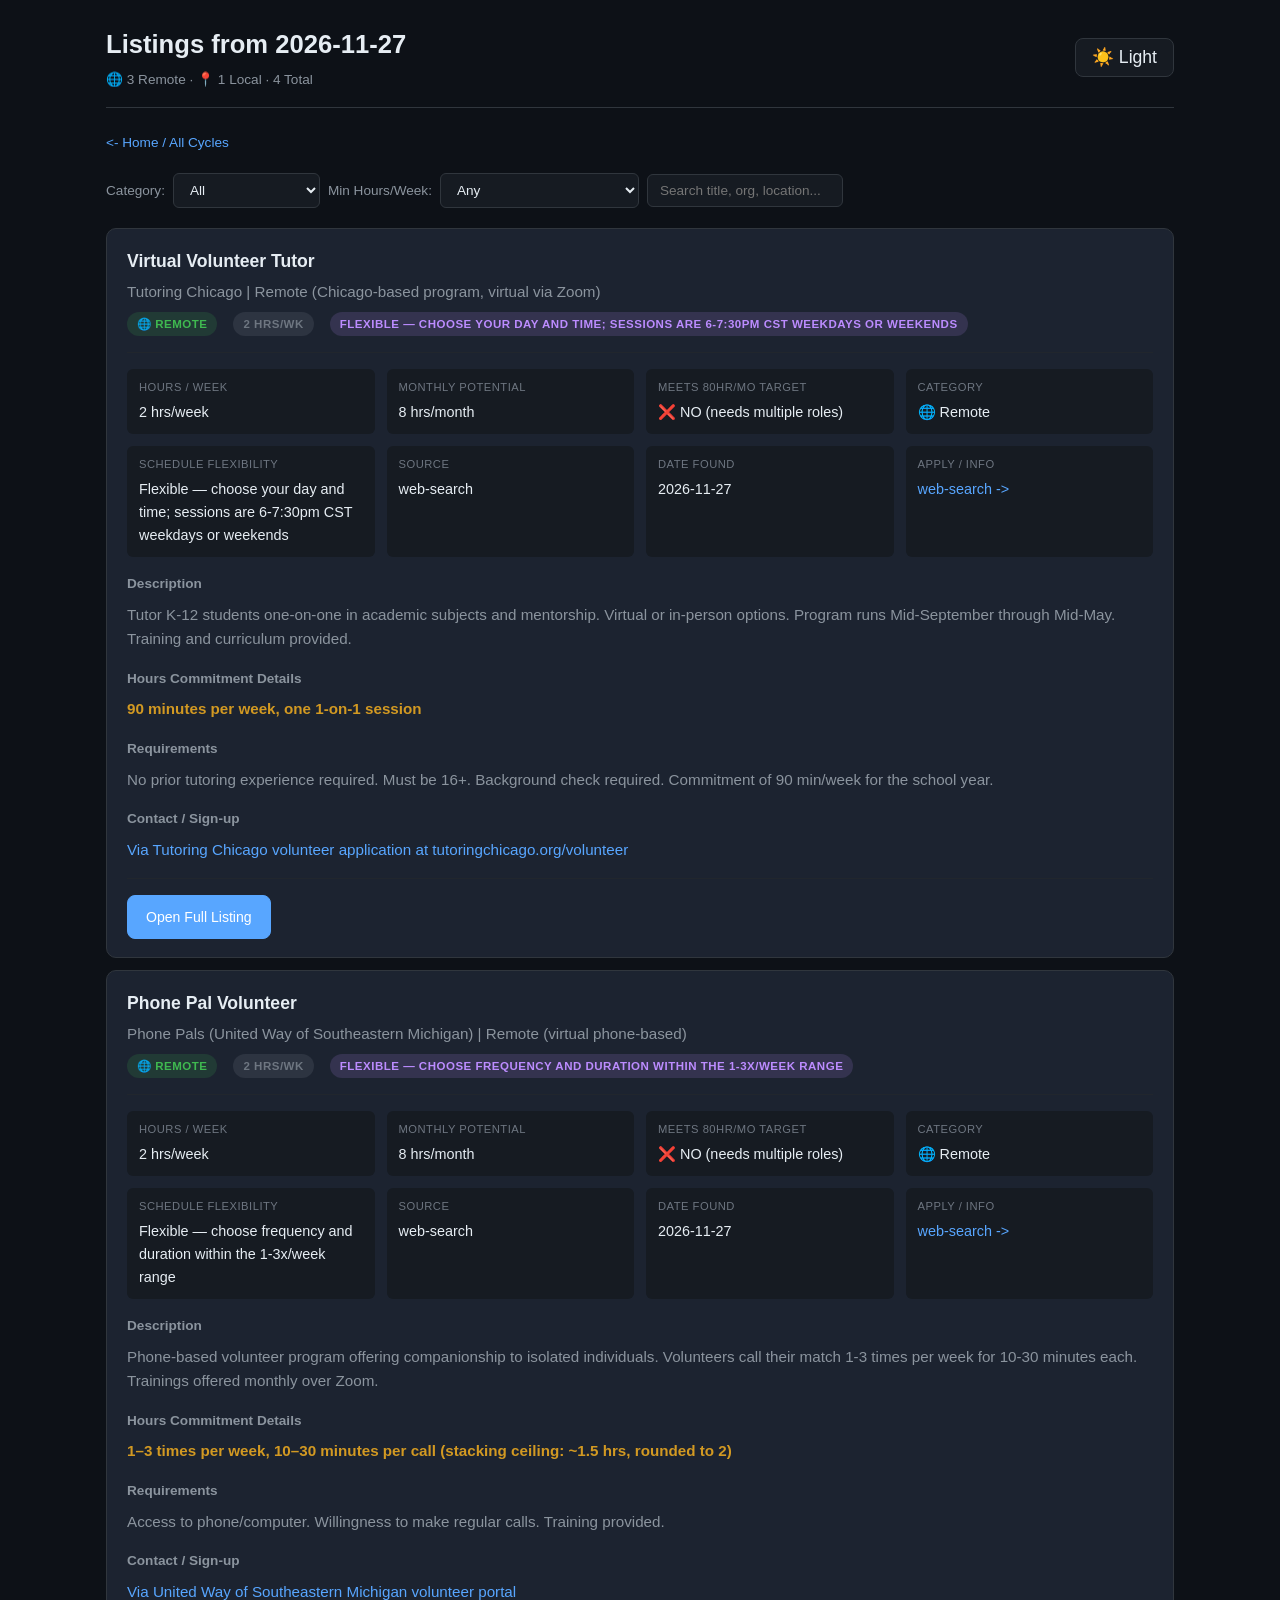
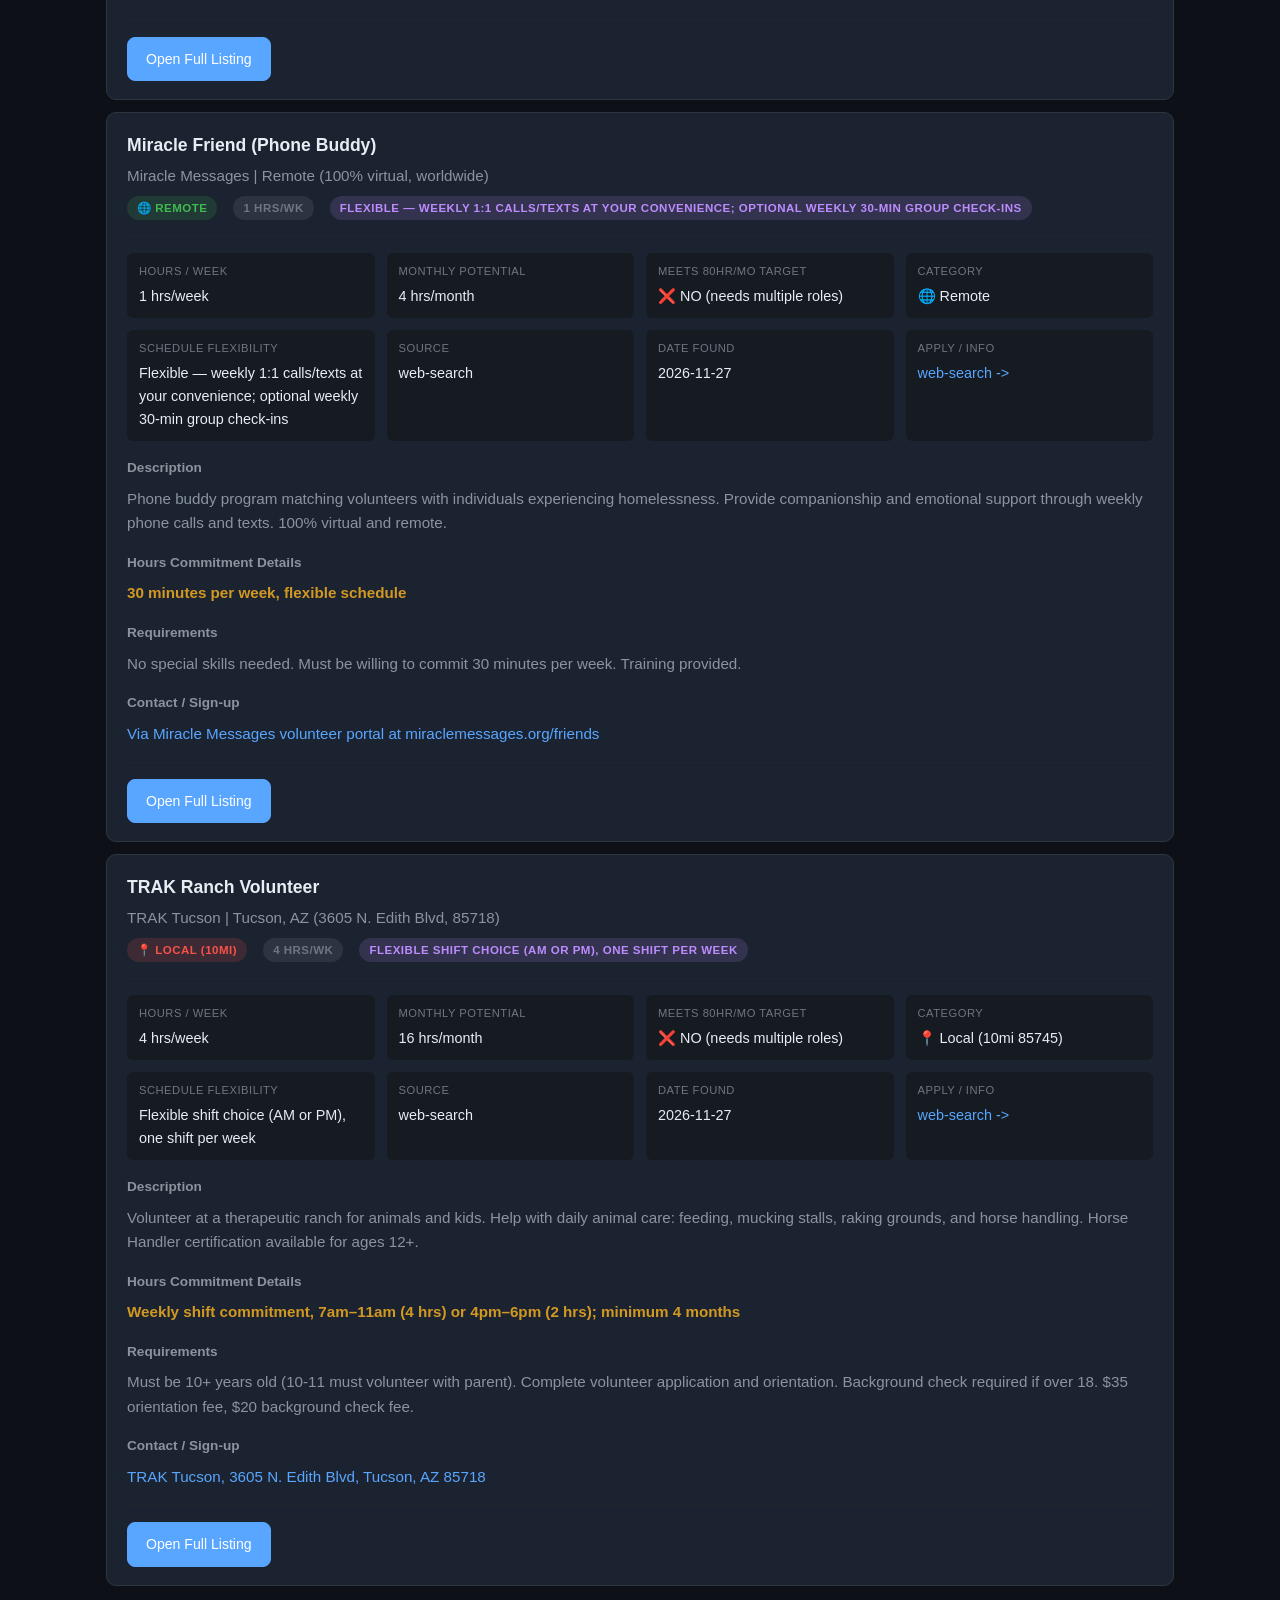
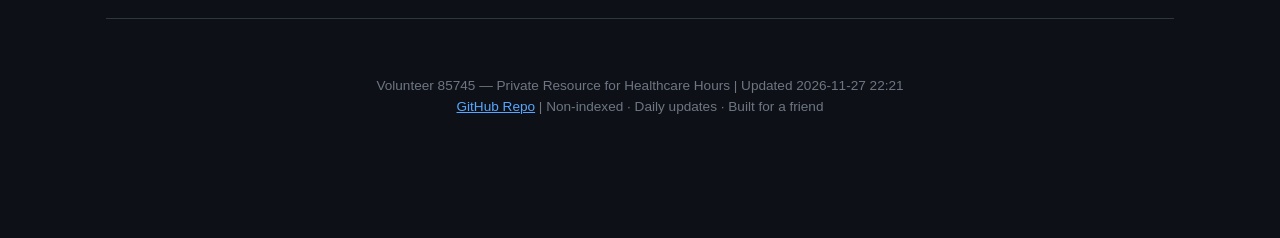
<file: cycle-2026-11-27.html>
<!DOCTYPE html>
<html lang="en">
<head>
<meta charset="UTF-8">
<meta name="viewport" content="width=device-width, initial-scale=1.0">
<meta name="robots" content="noindex, nofollow">
<meta name="description" content="Volunteer opportunities near Tucson 85745 + Remote — 20hrs/week, 80hrs/month for healthcare">
<title>Volunteer Listings — 2026-11-27 — Volunteer 85745</title>
<link rel="icon" type="image/svg+xml" href="assets/favicon.svg">
<link rel="stylesheet" href="assets/style.css">
<script src="assets/main.js" defer></script>
</head>
<body>
<header>
  <div>
    <h1>Listings from 2026-11-27</h1>
    <div class="subtitle">🌐 3 Remote · 📍 1 Local · 4 Total</div>
  </div>
  <button class="theme-toggle" id="themeToggle">Light</button>
</header>

<div class="breadcrumb">
  <a href="index.html"><- Home / All Cycles</a>
</div>

<div class="filter-bar">
  <label>Category:</label>
  <select id="catFilter">
    <option value="all">All</option>
    <option value="remote">🌐 Remote Only</option>
    <option value="local">📍 Local Only</option>
  </select>
  <label>Min Hours/Week:</label>
  <select id="hoursFilter">
    <option value="0">Any</option>
    <option value="20">≥20 (Meets 80/mo target)</option>
    <option value="10">≥10</option>
    <option value="5">≥5</option>
  </select>
  <input type="text" id="searchFilter" placeholder="Search title, org, location...">
</div>
<div class="lead-list">

<div class="lead-card" data-category="remote" data-hours="2">
  <div class="lead-card-header">
    <div>
      <h3>Virtual Volunteer Tutor</h3>
      <div class="company">Tutoring Chicago | Remote (Chicago-based program, virtual via Zoom)</div>
      <div class="meta"><span class="badge badge-remote">🌐 REMOTE</span> <span class="badge badge-hours-low">2 hrs/wk</span> <span class="badge badge-flex">Flexible — choose your day and time; sessions are 6-7:30pm CST weekdays or weekends</span></div>
    </div>
  </div>
  <div class="lead-details">
    <div class="lead-details-grid">
      <div class="lead-detail-item">
        <div class="label">Hours / Week</div>
        <div class="value">2 hrs/week</div>
      </div>
      <div class="lead-detail-item">
        <div class="label">Monthly Potential</div>
        <div class="value">8 hrs/month</div>
      </div>
      <div class="lead-detail-item">
        <div class="label">Meets 80hr/mo Target</div>
        <div class="value">❌ NO (needs multiple roles)</div>
      </div>
      <div class="lead-detail-item">
        <div class="label">Category</div>
        <div class="value">🌐 Remote</div>
      </div>
      <div class="lead-detail-item">
        <div class="label">Schedule Flexibility</div>
        <div class="value">Flexible — choose your day and time; sessions are 6-7:30pm CST weekdays or weekends</div>
      </div>
      <div class="lead-detail-item">
        <div class="label">Source</div>
        <div class="value">web-search</div>
      </div>
      <div class="lead-detail-item">
        <div class="label">Date Found</div>
        <div class="value">2026-11-27</div>
      </div>
      <div class="lead-detail-item">
        <div class="label">Apply / Info</div>
        <div class="value"><a href="https://www.tutoringchicago.org/volunteer" target="_blank" rel="noopener noreferrer">web-search -></a></div>
      </div>
    </div>
    
    <div class="details-section"><div class="details-section-title">Description</div><p style="font-size:0.95rem;color:var(--text-secondary);">Tutor K-12 students one-on-one in academic subjects and mentorship. Virtual or in-person options. Program runs Mid-September through Mid-May. Training and curriculum provided.</p></div>
    <div class="details-section"><div class="details-section-title">Hours Commitment Details</div><p style="font-size:0.95rem;color:var(--yellow);font-weight:600;">90 minutes per week, one 1-on-1 session</p></div>
    <div class="details-section"><div class="details-section-title">Requirements</div><p style="font-size:0.95rem;color:var(--text-secondary);">No prior tutoring experience required. Must be 16+. Background check required. Commitment of 90 min/week for the school year.</p></div>
    <div class="details-section"><div class="details-section-title">Contact / Sign-up</div><p style="font-size:0.95rem;color:var(--accent);">Via Tutoring Chicago volunteer application at tutoringchicago.org/volunteer</p></div>
    
    <div class="action-bar">
      <a href="https://www.tutoringchicago.org/volunteer" target="_blank" rel="noopener noreferrer" class="action-btn primary">Open Full Listing</a>
    </div>
  </div>
</div>

<div class="lead-card" data-category="remote" data-hours="2">
  <div class="lead-card-header">
    <div>
      <h3>Phone Pal Volunteer</h3>
      <div class="company">Phone Pals (United Way of Southeastern Michigan) | Remote (virtual phone-based)</div>
      <div class="meta"><span class="badge badge-remote">🌐 REMOTE</span> <span class="badge badge-hours-low">2 hrs/wk</span> <span class="badge badge-flex">Flexible — choose frequency and duration within the 1-3x/week range</span></div>
    </div>
  </div>
  <div class="lead-details">
    <div class="lead-details-grid">
      <div class="lead-detail-item">
        <div class="label">Hours / Week</div>
        <div class="value">2 hrs/week</div>
      </div>
      <div class="lead-detail-item">
        <div class="label">Monthly Potential</div>
        <div class="value">8 hrs/month</div>
      </div>
      <div class="lead-detail-item">
        <div class="label">Meets 80hr/mo Target</div>
        <div class="value">❌ NO (needs multiple roles)</div>
      </div>
      <div class="lead-detail-item">
        <div class="label">Category</div>
        <div class="value">🌐 Remote</div>
      </div>
      <div class="lead-detail-item">
        <div class="label">Schedule Flexibility</div>
        <div class="value">Flexible — choose frequency and duration within the 1-3x/week range</div>
      </div>
      <div class="lead-detail-item">
        <div class="label">Source</div>
        <div class="value">web-search</div>
      </div>
      <div class="lead-detail-item">
        <div class="label">Date Found</div>
        <div class="value">2026-11-27</div>
      </div>
      <div class="lead-detail-item">
        <div class="label">Apply / Info</div>
        <div class="value"><a href="https://uwsme.galaxydigital.com" target="_blank" rel="noopener noreferrer">web-search -></a></div>
      </div>
    </div>
    
    <div class="details-section"><div class="details-section-title">Description</div><p style="font-size:0.95rem;color:var(--text-secondary);">Phone-based volunteer program offering companionship to isolated individuals. Volunteers call their match 1-3 times per week for 10-30 minutes each. Trainings offered monthly over Zoom.</p></div>
    <div class="details-section"><div class="details-section-title">Hours Commitment Details</div><p style="font-size:0.95rem;color:var(--yellow);font-weight:600;">1–3 times per week, 10–30 minutes per call (stacking ceiling: ~1.5 hrs, rounded to 2)</p></div>
    <div class="details-section"><div class="details-section-title">Requirements</div><p style="font-size:0.95rem;color:var(--text-secondary);">Access to phone/computer. Willingness to make regular calls. Training provided.</p></div>
    <div class="details-section"><div class="details-section-title">Contact / Sign-up</div><p style="font-size:0.95rem;color:var(--accent);">Via United Way of Southeastern Michigan volunteer portal</p></div>
    
    <div class="action-bar">
      <a href="https://uwsme.galaxydigital.com" target="_blank" rel="noopener noreferrer" class="action-btn primary">Open Full Listing</a>
    </div>
  </div>
</div>

<div class="lead-card" data-category="remote" data-hours="1">
  <div class="lead-card-header">
    <div>
      <h3>Miracle Friend (Phone Buddy)</h3>
      <div class="company">Miracle Messages | Remote (100% virtual, worldwide)</div>
      <div class="meta"><span class="badge badge-remote">🌐 REMOTE</span> <span class="badge badge-hours-low">1 hrs/wk</span> <span class="badge badge-flex">Flexible — weekly 1:1 calls/texts at your convenience; optional weekly 30-min group check-ins</span></div>
    </div>
  </div>
  <div class="lead-details">
    <div class="lead-details-grid">
      <div class="lead-detail-item">
        <div class="label">Hours / Week</div>
        <div class="value">1 hrs/week</div>
      </div>
      <div class="lead-detail-item">
        <div class="label">Monthly Potential</div>
        <div class="value">4 hrs/month</div>
      </div>
      <div class="lead-detail-item">
        <div class="label">Meets 80hr/mo Target</div>
        <div class="value">❌ NO (needs multiple roles)</div>
      </div>
      <div class="lead-detail-item">
        <div class="label">Category</div>
        <div class="value">🌐 Remote</div>
      </div>
      <div class="lead-detail-item">
        <div class="label">Schedule Flexibility</div>
        <div class="value">Flexible — weekly 1:1 calls/texts at your convenience; optional weekly 30-min group check-ins</div>
      </div>
      <div class="lead-detail-item">
        <div class="label">Source</div>
        <div class="value">web-search</div>
      </div>
      <div class="lead-detail-item">
        <div class="label">Date Found</div>
        <div class="value">2026-11-27</div>
      </div>
      <div class="lead-detail-item">
        <div class="label">Apply / Info</div>
        <div class="value"><a href="https://www.miraclemessages.org/friends" target="_blank" rel="noopener noreferrer">web-search -></a></div>
      </div>
    </div>
    
    <div class="details-section"><div class="details-section-title">Description</div><p style="font-size:0.95rem;color:var(--text-secondary);">Phone buddy program matching volunteers with individuals experiencing homelessness. Provide companionship and emotional support through weekly phone calls and texts. 100% virtual and remote.</p></div>
    <div class="details-section"><div class="details-section-title">Hours Commitment Details</div><p style="font-size:0.95rem;color:var(--yellow);font-weight:600;">30 minutes per week, flexible schedule</p></div>
    <div class="details-section"><div class="details-section-title">Requirements</div><p style="font-size:0.95rem;color:var(--text-secondary);">No special skills needed. Must be willing to commit 30 minutes per week. Training provided.</p></div>
    <div class="details-section"><div class="details-section-title">Contact / Sign-up</div><p style="font-size:0.95rem;color:var(--accent);">Via Miracle Messages volunteer portal at miraclemessages.org/friends</p></div>
    
    <div class="action-bar">
      <a href="https://www.miraclemessages.org/friends" target="_blank" rel="noopener noreferrer" class="action-btn primary">Open Full Listing</a>
    </div>
  </div>
</div>

<div class="lead-card" data-category="local" data-hours="4">
  <div class="lead-card-header">
    <div>
      <h3>TRAK Ranch Volunteer</h3>
      <div class="company">TRAK Tucson | Tucson, AZ (3605 N. Edith Blvd, 85718)</div>
      <div class="meta"><span class="badge badge-local">📍 LOCAL (10mi)</span> <span class="badge badge-hours-low">4 hrs/wk</span> <span class="badge badge-flex">Flexible shift choice (AM or PM), one shift per week</span></div>
    </div>
  </div>
  <div class="lead-details">
    <div class="lead-details-grid">
      <div class="lead-detail-item">
        <div class="label">Hours / Week</div>
        <div class="value">4 hrs/week</div>
      </div>
      <div class="lead-detail-item">
        <div class="label">Monthly Potential</div>
        <div class="value">16 hrs/month</div>
      </div>
      <div class="lead-detail-item">
        <div class="label">Meets 80hr/mo Target</div>
        <div class="value">❌ NO (needs multiple roles)</div>
      </div>
      <div class="lead-detail-item">
        <div class="label">Category</div>
        <div class="value">📍 Local (10mi 85745)</div>
      </div>
      <div class="lead-detail-item">
        <div class="label">Schedule Flexibility</div>
        <div class="value">Flexible shift choice (AM or PM), one shift per week</div>
      </div>
      <div class="lead-detail-item">
        <div class="label">Source</div>
        <div class="value">web-search</div>
      </div>
      <div class="lead-detail-item">
        <div class="label">Date Found</div>
        <div class="value">2026-11-27</div>
      </div>
      <div class="lead-detail-item">
        <div class="label">Apply / Info</div>
        <div class="value"><a href="https://www.traktucson.org/volunteering" target="_blank" rel="noopener noreferrer">web-search -></a></div>
      </div>
    </div>
    
    <div class="details-section"><div class="details-section-title">Description</div><p style="font-size:0.95rem;color:var(--text-secondary);">Volunteer at a therapeutic ranch for animals and kids. Help with daily animal care: feeding, mucking stalls, raking grounds, and horse handling. Horse Handler certification available for ages 12+.</p></div>
    <div class="details-section"><div class="details-section-title">Hours Commitment Details</div><p style="font-size:0.95rem;color:var(--yellow);font-weight:600;">Weekly shift commitment, 7am–11am (4 hrs) or 4pm–6pm (2 hrs); minimum 4 months</p></div>
    <div class="details-section"><div class="details-section-title">Requirements</div><p style="font-size:0.95rem;color:var(--text-secondary);">Must be 10+ years old (10-11 must volunteer with parent). Complete volunteer application and orientation. Background check required if over 18. $35 orientation fee, $20 background check fee.</p></div>
    <div class="details-section"><div class="details-section-title">Contact / Sign-up</div><p style="font-size:0.95rem;color:var(--accent);">TRAK Tucson, 3605 N. Edith Blvd, Tucson, AZ 85718</p></div>
    
    <div class="action-bar">
      <a href="https://www.traktucson.org/volunteering" target="_blank" rel="noopener noreferrer" class="action-btn primary">Open Full Listing</a>
    </div>
  </div>
</div>
</div>

<button id="backToTop" aria-label="Back to top">^</button>
<footer>
  <p style="text-align: center; color: var(--text-muted); font-size: 0.85rem; padding: 24px;">
    Volunteer 85745 — Private Resource for Healthcare Hours | Updated 2026-11-27 22:21
    <br>
    <a href="https://github.com/djphamdev/volunteer85745" style="color: var(--accent);" target="_blank">GitHub Repo</a>
    | Non-indexed · Daily updates · Built for a friend
  </p>
</footer>
</body>
</html>
</file>
<file: assets/style.css>
/* AYA Search Job Hunt - Clean Theme System */
/* Dark mode is DEFAULT, light mode via [data-theme="light"] */

:root {
  /* Dark mode (default) */
  --bg-primary: #0d1117;
  --bg-secondary: #161b22;
  --bg-card: #1c2330;
  --bg-hover: #21262d;
  --bg-badge-medi: #1a3a2e;
  --bg-badge-low: #2a2515;
  --bg-badge-high: #1a2540;
  --text-primary: #e6edf3;
  --text-secondary: #8b949e;
  --text-muted: #6e7681;
  --accent: #58a6ff;
  --accent-hover: #79b8ff;
  --accent-dim: #1f6feb;
  --border: #30363d;
  --border-light: #21262d;
  --green: #3fb950;
  --yellow: #d29922;
  --red: #f85149;
  --purple: #bc8cff;
  --shadow: 0 2px 8px rgba(0,0,0,0.3);
  --shadow-lg: 0 8px 24px rgba(0,0,0,0.4);
}

[data-theme="light"] {
  --bg-primary: #ffffff;
  --bg-secondary: #f6f8fa;
  --bg-card: #ffffff;
  --bg-hover: #f0f2f4;
  --bg-badge-medi: #d4fad4;
  --bg-badge-low: #fff3cd;
  --bg-badge-high: #d4e4ff;
  --text-primary: #1f2328;
  --text-secondary: #59636e;
  --text-muted: #818b98;
  --accent: #0969da;
  --accent-hover: #0550ae;
  --accent-dim: #ddf4ff;
  --border: #d0d7de;
  --border-light: #e8ecf0;
  --green: #1a7f37;
  --yellow: #9a6700;
  --red: #cf222e;
  --purple: #8250df;
  --shadow: 0 2px 8px rgba(0,0,0,0.08);
  --shadow-lg: 0 8px 24px rgba(0,0,0,0.12);
}

* {
  box-sizing: border-box;
  margin: 0;
  padding: 0;
}

html {
  scroll-behavior: smooth;
}

body {
  font-family: -apple-system, BlinkMacSystemFont, "Segoe UI", Helvetica, Arial, sans-serif, "Apple Color Emoji";
  background: var(--bg-primary);
  color: var(--text-primary);
  line-height: 1.6;
  transition: background-color 0.3s ease, color 0.3s ease;
  max-width: 1100px;
  margin: 0 auto;
  padding: 0 16px 80px;
}

/* ===== Header ===== */
header {
  padding: 24px 0 16px;
  border-bottom: 1px solid var(--border);
  margin-bottom: 24px;
  display: flex;
  justify-content: space-between;
  align-items: center;
  flex-wrap: wrap;
  gap: 12px;
}

header h1 {
  font-size: 1.6rem;
  font-weight: 600;
}

header .subtitle {
  color: var(--text-secondary);
  font-size: 0.85rem;
  margin-top: 4px;
}

/* ===== Theme Toggle ===== */
.theme-toggle {
  background: var(--bg-secondary);
  border: 1px solid var(--border);
  border-radius: 8px;
  padding: 8px 16px;
  cursor: pointer;
  font-size: 1.1rem;
  color: var(--text-primary);
  transition: all 0.2s ease;
  white-space: nowrap;
}
.theme-toggle:hover {
  border-color: var(--accent);
  background: var(--bg-hover);
}

/* ===== Summary Stats ===== */
.stats-bar {
  display: flex;
  gap: 12px;
  flex-wrap: wrap;
  margin-bottom: 24px;
}
.stat-card {
  background: var(--bg-card);
  border: 1px solid var(--border);
  border-radius: 10px;
  padding: 14px 20px;
  text-align: center;
  flex: 1;
  min-width: 120px;
}
.stat-card .num {
  font-size: 1.8rem;
  font-weight: 700;
  color: var(--accent);
}
.stat-card .label {
  font-size: 0.75rem;
  color: var(--text-secondary);
  text-transform: uppercase;
  letter-spacing: 0.5px;
}
.stat-card .num.high { color: var(--green); }
.stat-card .num.medium { color: var(--yellow); }
.stat-card .num.low { color: var(--text-muted); }

/* ===== Filter Bar ===== */
.filter-bar {
  display: flex;
  gap: 8px;
  flex-wrap: wrap;
  margin-bottom: 20px;
  align-items: center;
}
.filter-bar label {
  font-size: 0.85rem;
  color: var(--text-secondary);
}
.filter-bar select, .filter-bar input {
  background: var(--bg-secondary);
  border: 1px solid var(--border);
  border-radius: 6px;
  padding: 8px 12px;
  color: var(--text-primary);
  font-size: 0.85rem;
  outline: none;
}
.filter-bar select:focus, .filter-bar input:focus {
  border-color: var(--accent);
}

/* ===== Lead Cards (Cycle list on index) ===== */
.lead-list {
  display: flex;
  flex-direction: column;
  gap: 12px;
}

.lead-card {
  background: var(--bg-card);
  border: 1px solid var(--border);
  border-radius: 10px;
  padding: 18px 20px;
  transition: border-color 0.2s ease, box-shadow 0.2s ease;
  cursor: default;
}
.lead-card:hover {
  border-color: var(--accent);
  box-shadow: var(--shadow);
}

/* Cycle list cards - styled as buttons with good contrast */
.cycle-card {
  display: inline-flex;
  align-items: center;
  gap: 16px;
  padding: 14px 20px;
  background: var(--bg-secondary);
  border: 1px solid var(--border);
  border-radius: 8px;
  text-decoration: none;
  color: var(--text-primary);
  font-size: 0.95rem;
  font-weight: 500;
  transition: all 0.2s ease;
  margin: 4px 8px 4px 0;
}
.cycle-card:hover {
  background: var(--accent);
  border-color: var(--accent);
  color: #fff;
  transform: translateY(-1px);
  box-shadow: var(--shadow);
}
.cycle-card:focus-visible {
  outline: 2px solid var(--accent);
  outline-offset: 2px;
}
.cycle-card .cycle-meta {
  display: flex;
  flex-direction: column;
  gap: 2px;
}
.cycle-card .cycle-date {
  font-size: 1rem;
  font-weight: 600;
}
.cycle-card .cycle-stats {
  font-size: 0.75rem;
  opacity: 0.8;
}
.cycle-card:hover .cycle-stats {
  opacity: 1;
}
.cycle-card .cycle-badge {
  background: rgba(255,255,255,0.15);
  padding: 2px 10px;
  border-radius: 20px;
  font-size: 0.7rem;
  font-weight: 600;
  text-transform: uppercase;
}
.cycle-card:hover .cycle-badge {
  background: rgba(255,255,255,0.25);
}

/* For dark mode specifically - ensure cycle cards have enough contrast */
[data-theme="light"] .cycle-card {
  background: #f0f2f4;
  border-color: #d0d7de;
  color: #1f2328;
}
[data-theme="light"] .cycle-card:hover {
  background: var(--accent);
  border-color: var(--accent);
  color: #fff;
}
[data-theme="light"] .cycle-card .cycle-badge {
  background: rgba(0,0,0,0.1);
}
[data-theme="light"] .cycle-card:hover .cycle-badge {
  background: rgba(255,255,255,0.3);
}

.lead-card-header {
  display: flex;
  justify-content: space-between;
  align-items: flex-start;
  gap: 12px;
  margin-bottom: 12px;
}

.lead-card h3 {
  font-size: 1.1rem;
  font-weight: 600;
  margin-bottom: 4px;
}

.lead-card .company {
  color: var(--text-secondary);
  font-size: 0.95rem;
  margin-bottom: 8px;
}

.lead-card .meta {
  display: flex;
  gap: 16px;
  flex-wrap: wrap;
  font-size: 0.8rem;
  color: var(--text-muted);
}

.lead-card .meta span {
  display: flex;
  align-items: center;
  gap: 4px;
}

/* Badges */
.badge {
  display: inline-flex;
  align-items: center;
  padding: 3px 10px;
  border-radius: 20px;
  font-size: 0.72rem;
  font-weight: 600;
  text-transform: uppercase;
  letter-spacing: 0.5px;
  white-space: nowrap;
}
.badge-high { background: var(--bg-badge-high); color: var(--accent); }
.badge-medium { background: var(--bg-badge-medi); color: var(--green); }
.badge-low { background: var(--bg-badge-low); color: var(--yellow); }
.badge-reject { background: var(--bg-hover); color: var(--text-muted); }
.badge-remote { background: rgba(63,185,80,0.15); color: var(--green); }
.badge-jp { background: rgba(188,140,255,0.15); color: var(--purple); }
.badge-domain { background: rgba(88,166,255,0.12); color: var(--accent); }
.badge-hours-good { background: rgba(63,185,80,0.2); color: var(--green); font-weight: 700; }
.badge-hours-mid { background: rgba(210,153,34,0.15); color: var(--yellow); }
.badge-hours-low { background: rgba(139,148,158,0.15); color: var(--text-muted); }
.badge-flex { background: rgba(188,140,255,0.15); color: var(--purple); }
.badge-local { background: rgba(248,81,73,0.15); color: var(--red); }

/* Category section headings */
h2 { color: var(--text-primary); }

/* Lead Details Section */
.lead-details {
  margin-top: 16px;
  padding-top: 16px;
  border-top: 1px solid var(--border-light);
}

.lead-details-grid {
  display: grid;
  grid-template-columns: repeat(auto-fit, minmax(200px, 1fr));
  gap: 12px;
  margin-bottom: 16px;
}
.lead-detail-item {
  background: var(--bg-secondary);
  border-radius: 6px;
  padding: 10px 12px;
}
.lead-detail-item .label {
  font-size: 0.7rem;
  color: var(--text-muted);
  text-transform: uppercase;
  letter-spacing: 0.5px;
  margin-bottom: 4px;
}
.lead-detail-item .value {
  font-size: 0.9rem;
  color: var(--text-primary);
}
.lead-detail-item .value a {
  color: var(--accent);
  text-decoration: none;
}
.lead-detail-item .value a:hover {
  text-decoration: underline;
}

/* Lists */
.details-section {
  margin: 16px 0;
}
.details-section-title {
  font-size: 0.85rem;
  font-weight: 600;
  color: var(--text-secondary);
  margin-bottom: 8px;
  display: flex;
  align-items: center;
  gap: 6px;
}
.strengths-list, .gaps-list, .flags-list {
  list-style: none;
  padding: 0;
  display: flex;
  flex-wrap: wrap;
  gap: 8px;
}
.strengths-list li, .gaps-list li, .flags-list li {
  font-size: 0.82rem;
  padding: 4px 10px;
  border-radius: 20px;
}
.strengths-list li {
  background: rgba(63,185,80,0.15);
  color: var(--green);
}
.strengths-list li::before { content: "✓ "; }
.gaps-list li {
  background: rgba(210,153,34,0.15);
  color: var(--yellow);
}
.gaps-list li::before { content: "⚠ "; }
.flags-list li {
  background: rgba(248,81,73,0.15);
  color: var(--red);
}
.flags-list li::before { content: "🚩 "; }

/* Action Button */
.action-bar {
  display: flex;
  gap: 10px;
  flex-wrap: wrap;
  margin-top: 16px;
  padding-top: 16px;
  border-top: 1px solid var(--border-light);
}
.action-btn {
  display: inline-flex;
  align-items: center;
  gap: 6px;
  padding: 10px 18px;
  border-radius: 8px;
  font-size: 0.88rem;
  font-weight: 500;
  text-decoration: none;
  border: 1px solid var(--border);
  transition: all 0.2s ease;
}
.action-btn.primary {
  background: var(--accent);
  color: #fff;
  border-color: var(--accent);
}
.action-btn.primary:hover { opacity: 0.88; }
.action-btn.secondary {
  background: var(--bg-secondary);
  color: var(--text-primary);
}
.action-btn.secondary:hover {
  border-color: var(--accent);
  background: var(--bg-hover);
}

/* ===== Back to Top Button ===== */
#backToTop {
  position: fixed;
  bottom: 28px;
  right: 28px;
  width: 44px;
  height: 44px;
  border-radius: 50%;
  background: var(--accent);
  color: #fff;
  border: none;
  font-size: 1.3rem;
  cursor: pointer;
  opacity: 0;
  visibility: hidden;
  transform: translateY(20px);
  transition: opacity 0.25s ease, transform 0.25s ease, visibility 0.25s ease;
  z-index: 9000;
  box-shadow: var(--shadow-lg);
  display: flex;
  align-items: center;
  justify-content: center;
}
#backToTop.visible {
  opacity: 0.75;
  visibility: visible;
  transform: translateY(0);
}
#backToTop.visible:hover {
  opacity: 1;
  transform: scale(1.08);
}

/* ===== Nav breadcrumb ===== */
.breadcrumb {
  font-size: 0.85rem;
  color: var(--text-secondary);
  margin-bottom: 20px;
}
.breadcrumb a {
  color: var(--accent);
  text-decoration: none;
}

/* ===== Footer ===== */
footer {
  text-align: center;
  padding: 32px 0 16px;
  border-top: 1px solid var(--border);
  margin-top: 32px;
  color: var(--text-muted);
  font-size: 0.8rem;
}

/* Obsidian note */
.obsidian-note {
  background: rgba(88,166,255,0.1);
  border: 1px solid var(--accent);
  border-radius: 8px;
  padding: 16px;
  margin: 16px 0;
  font-size: 0.9rem;
  color: var(--text-primary);
}
.obsidian-note strong {
  color: var(--accent);
}

/* Responsive */
@media (max-width: 640px) {
  body { padding: 0 10px 80px; }
  header { flex-direction: column; align-items: flex-start; }
  header h1 { font-size: 1.3rem; }
  .lead-card { padding: 16px; }
  .lead-details-grid { grid-template-columns: 1fr; }
  .stat-card { min-width: 100px; padding: 10px 14px; }
  .stat-card .num { font-size: 1.4rem; }
  #backToTop { bottom: 20px; right: 20px; width: 38px; height: 38px; }
}
</file>
